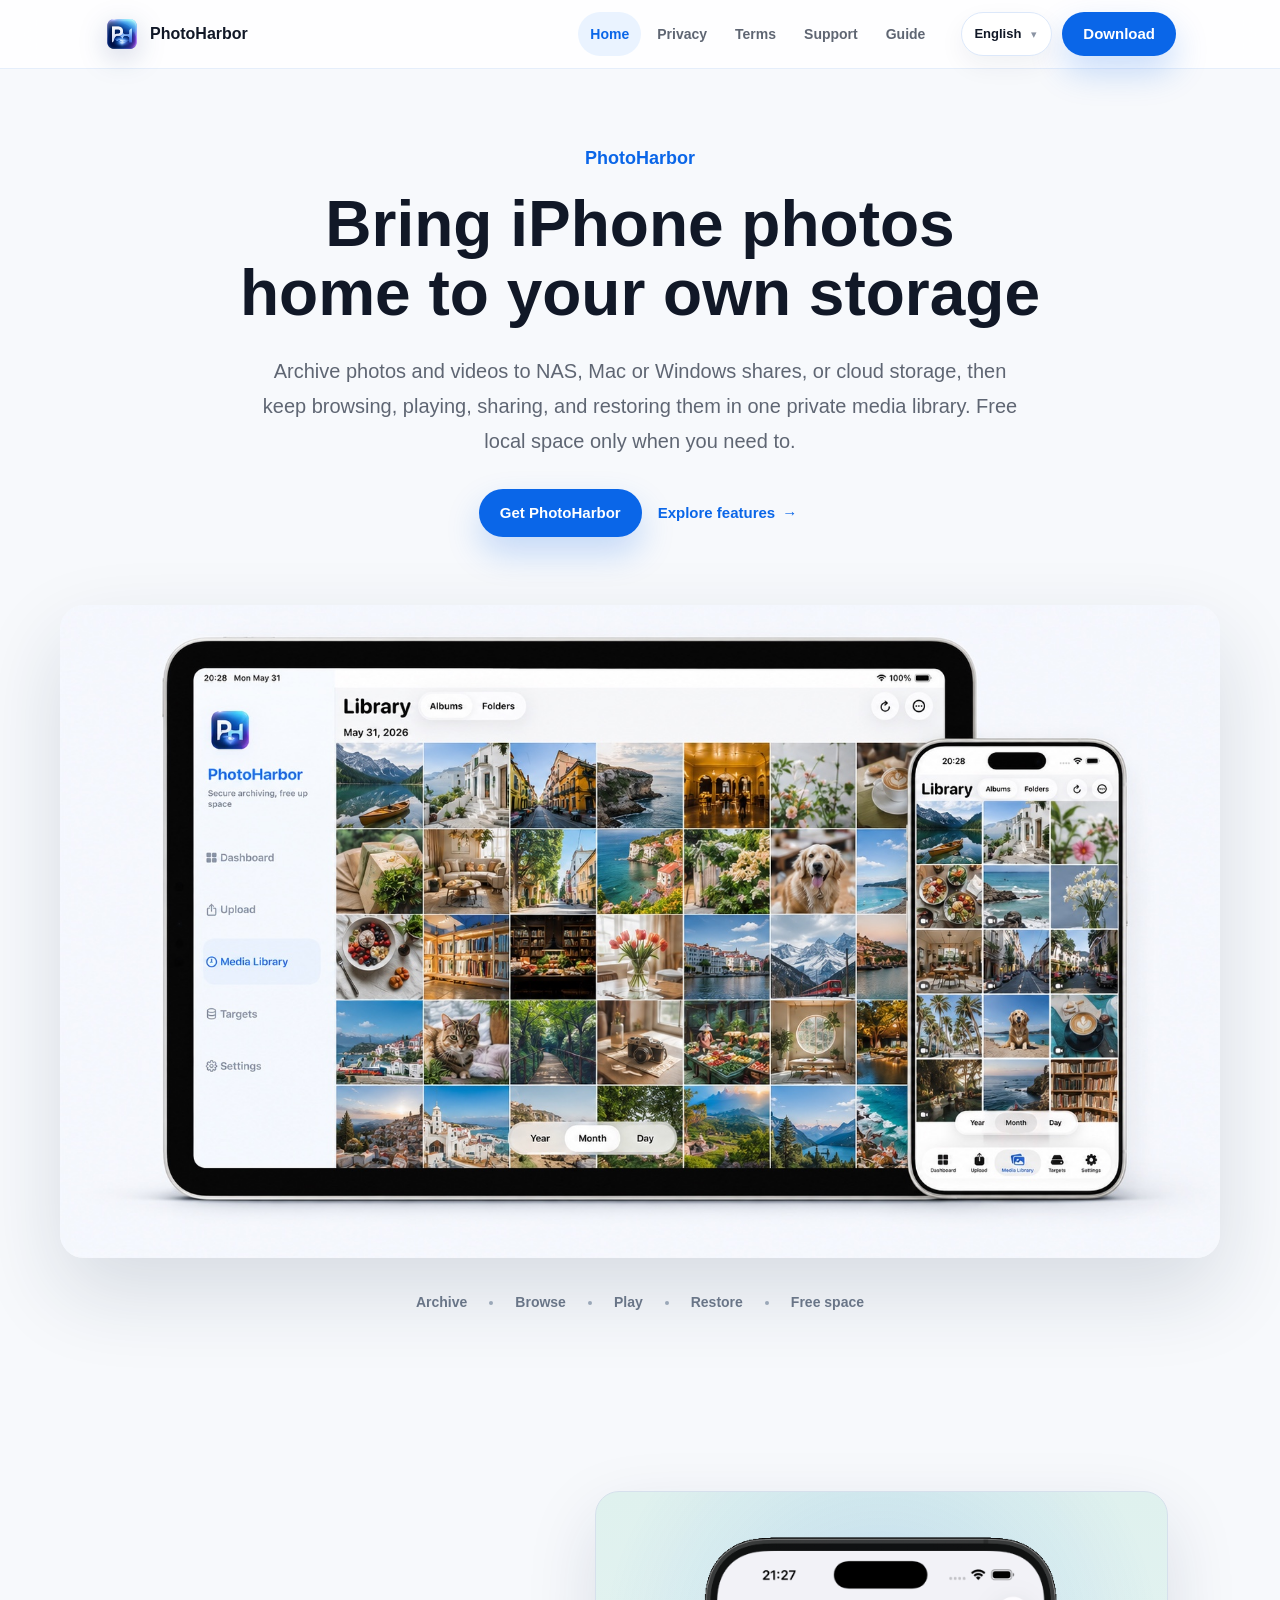
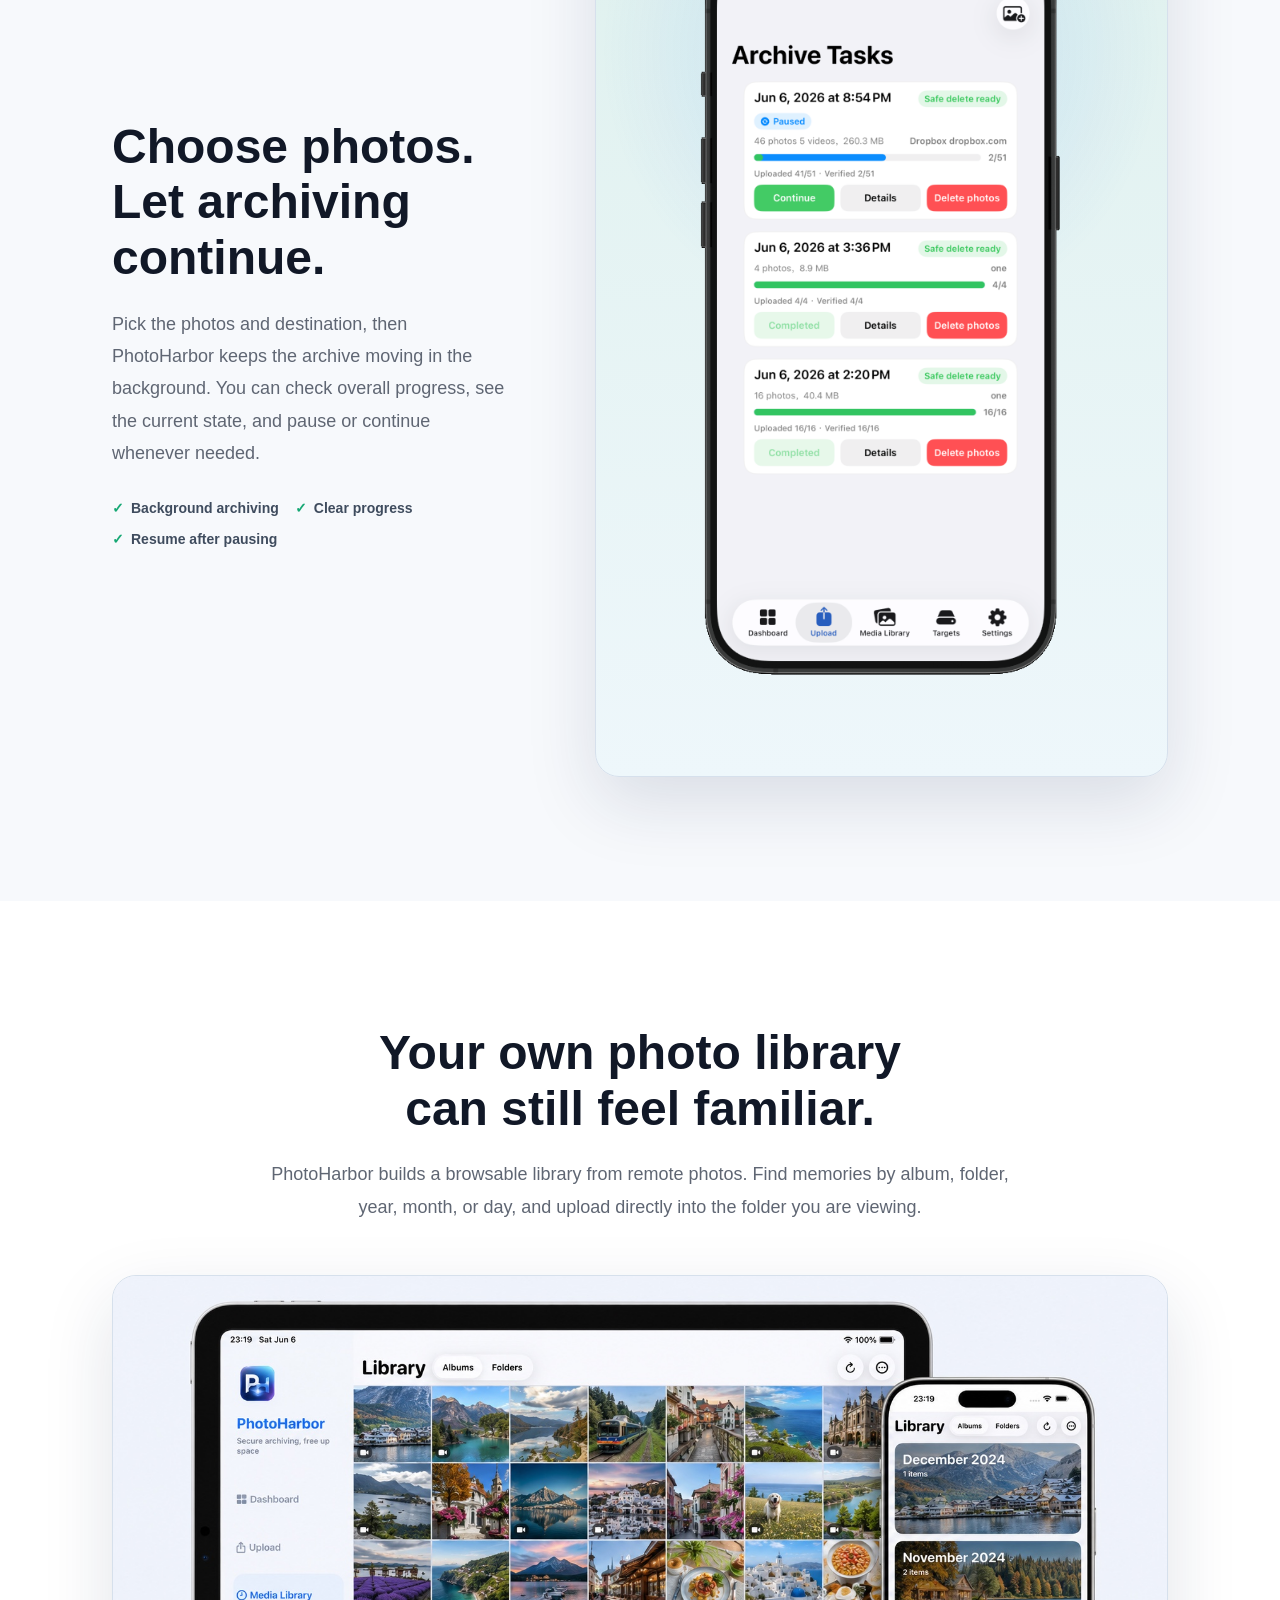
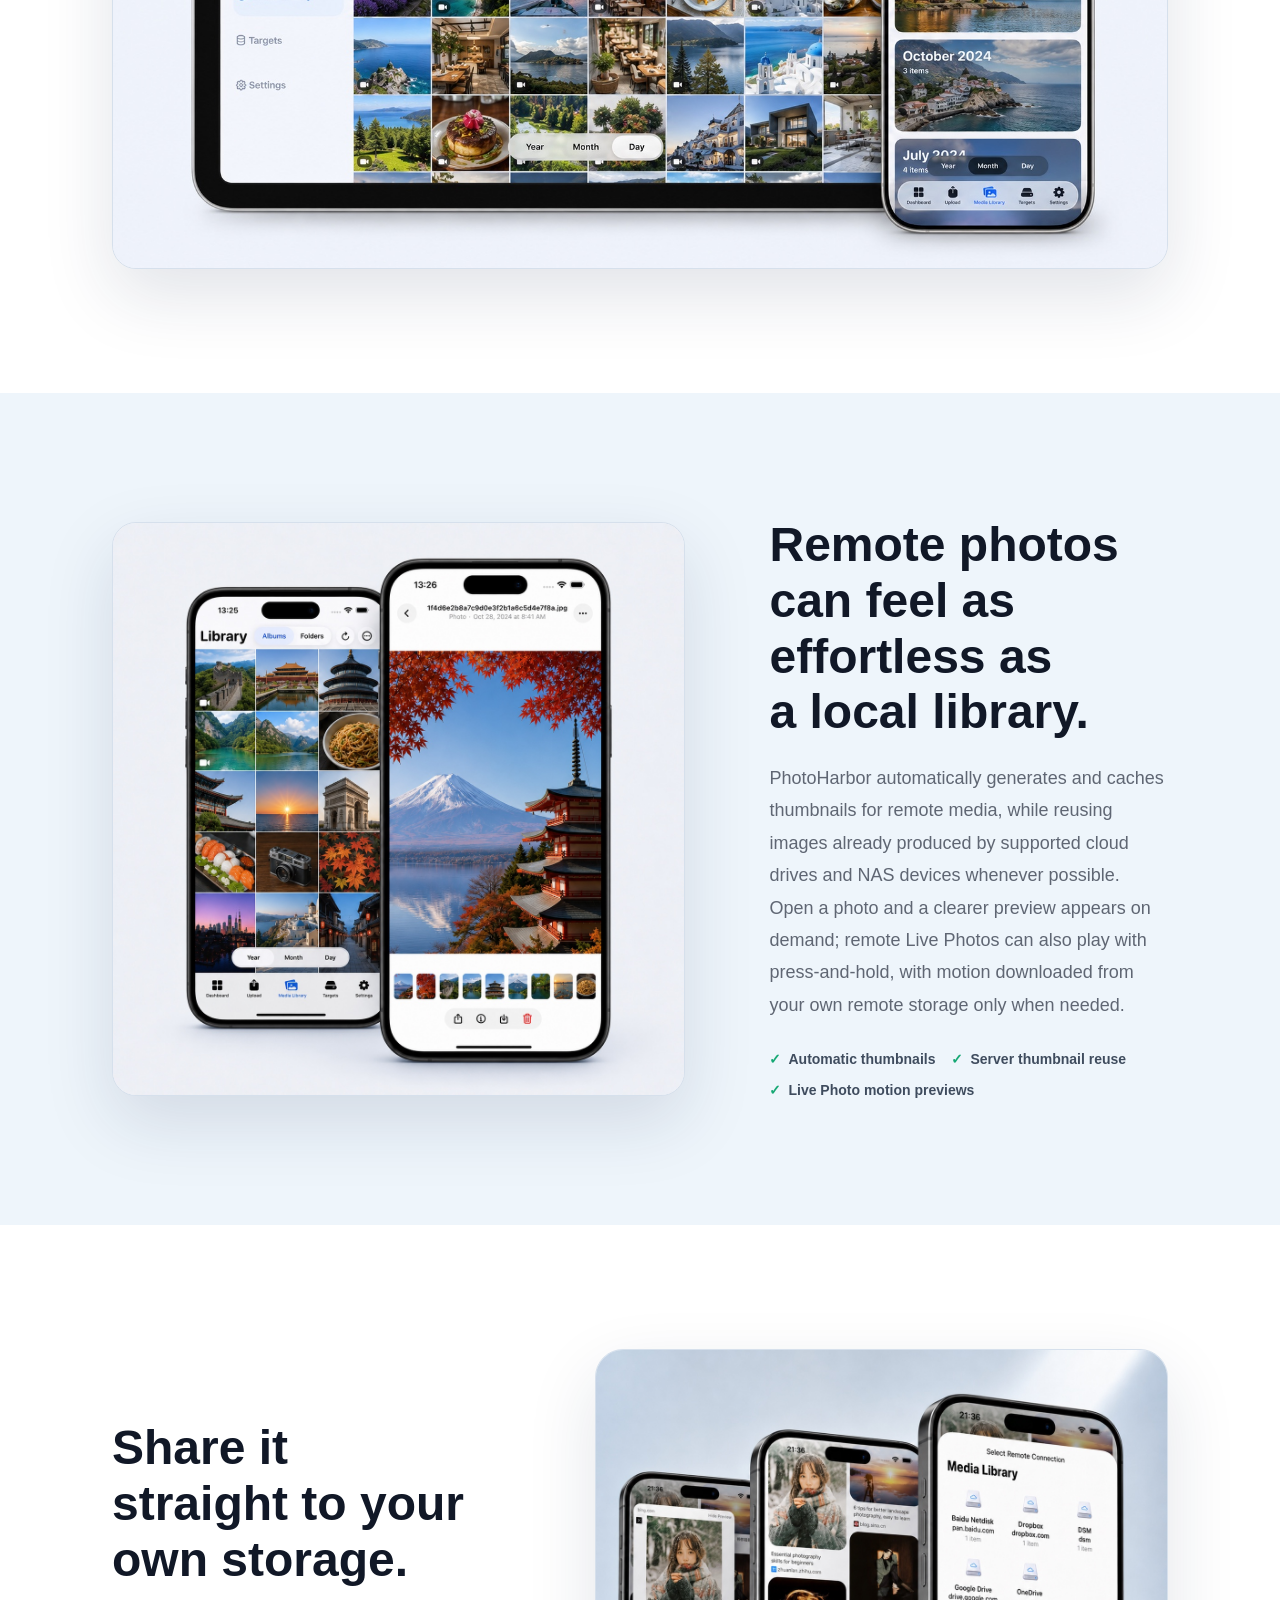
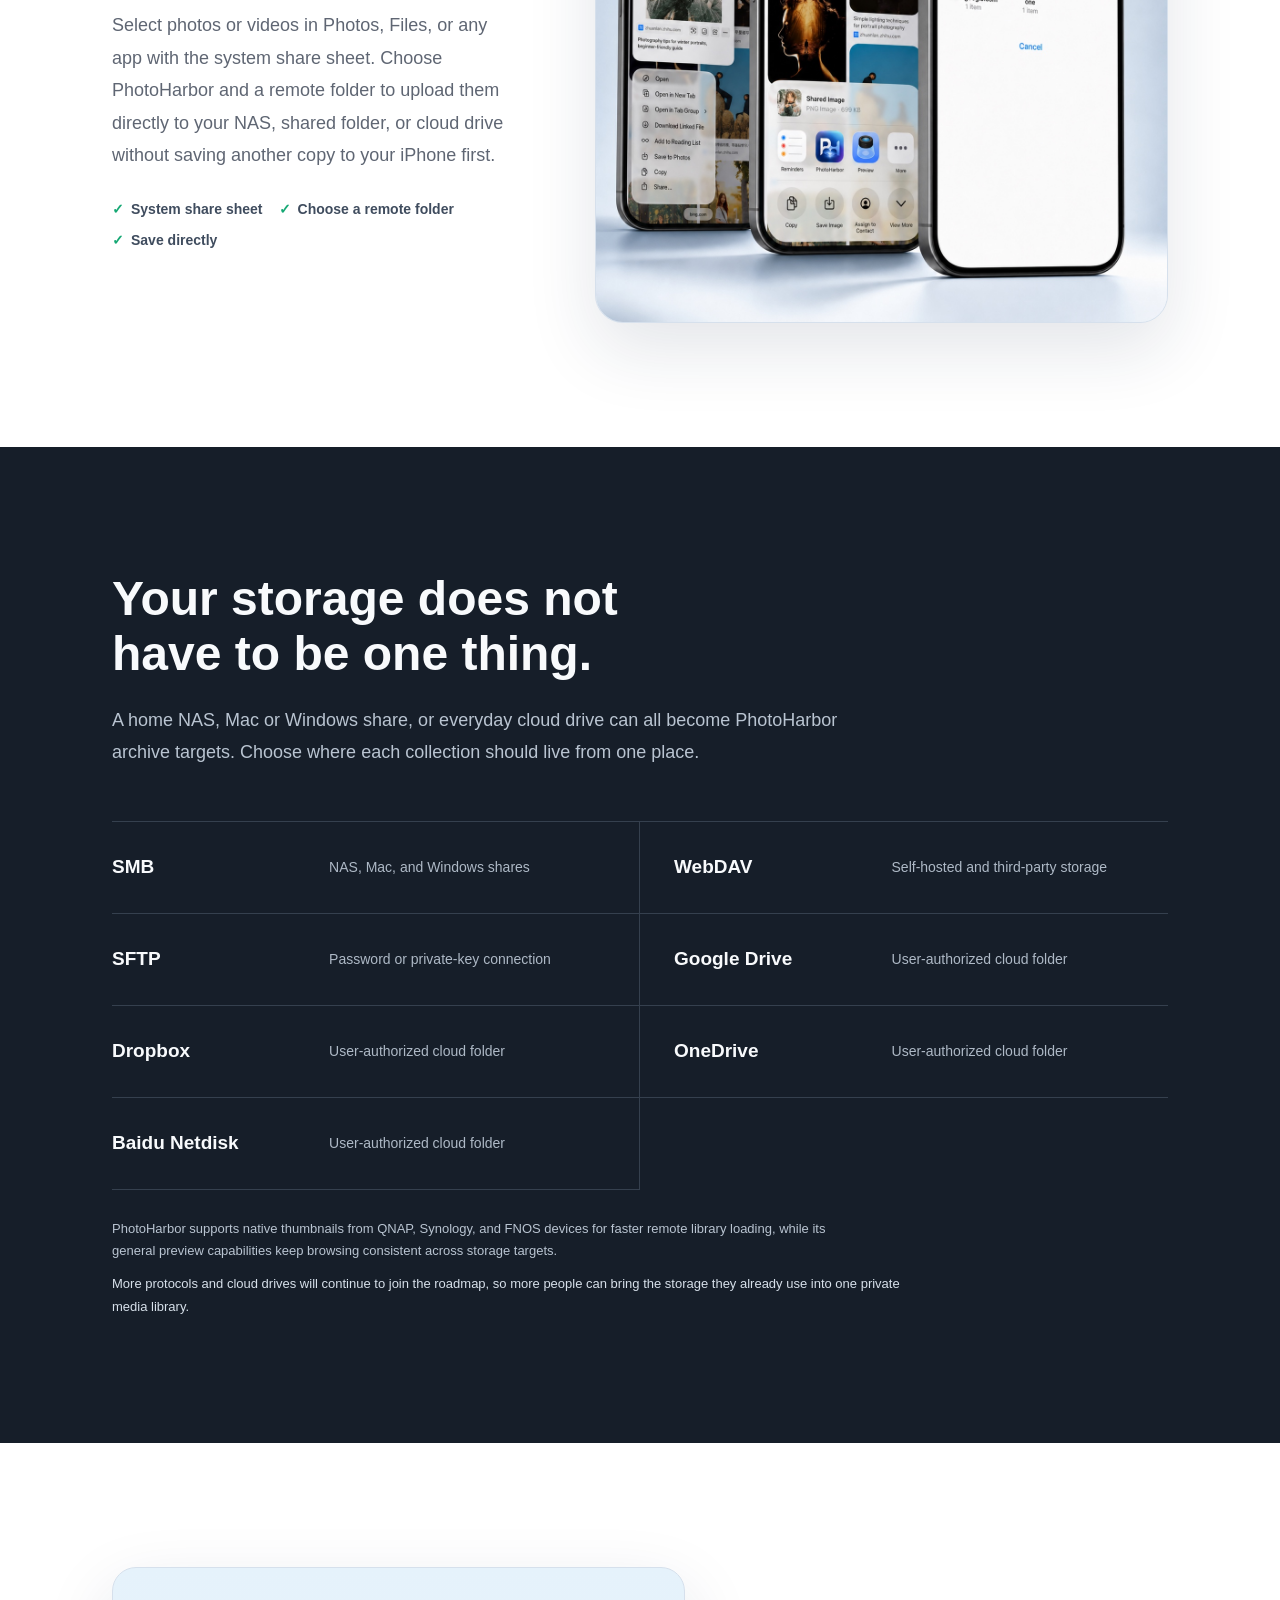
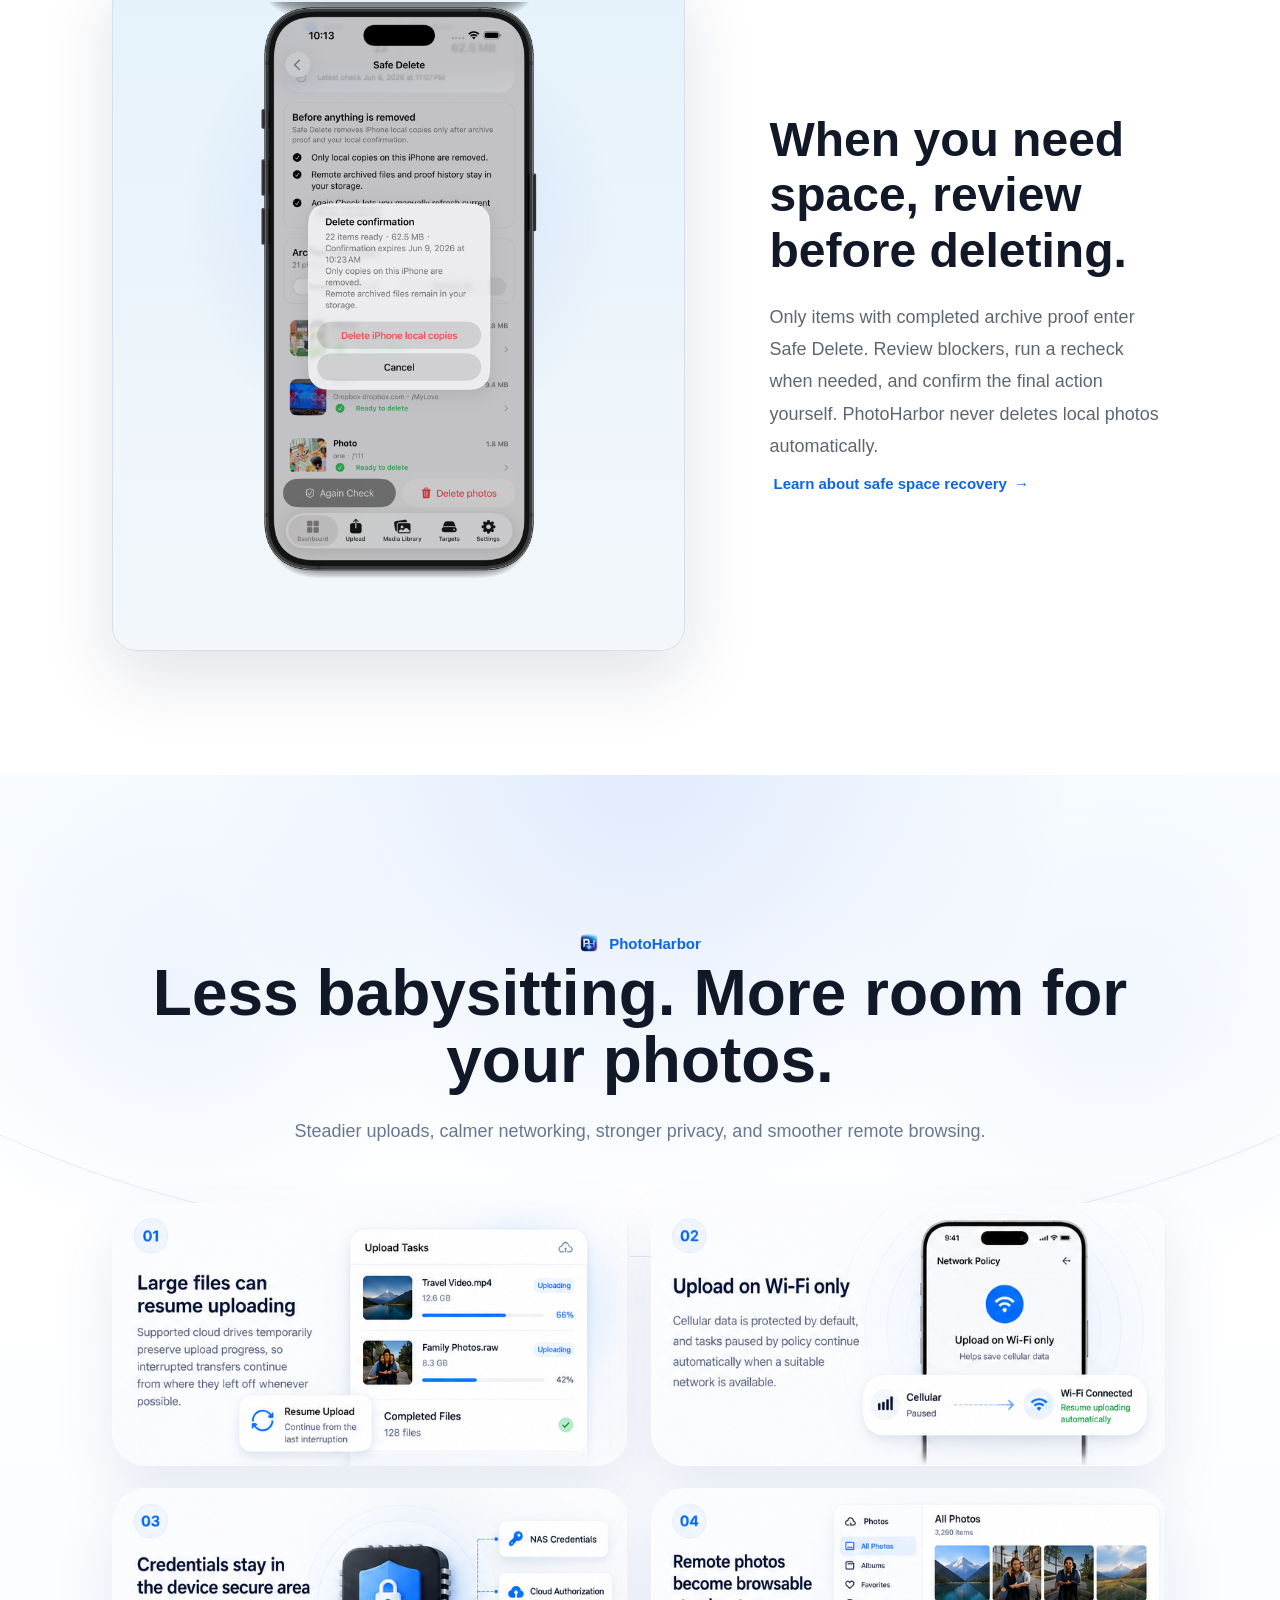
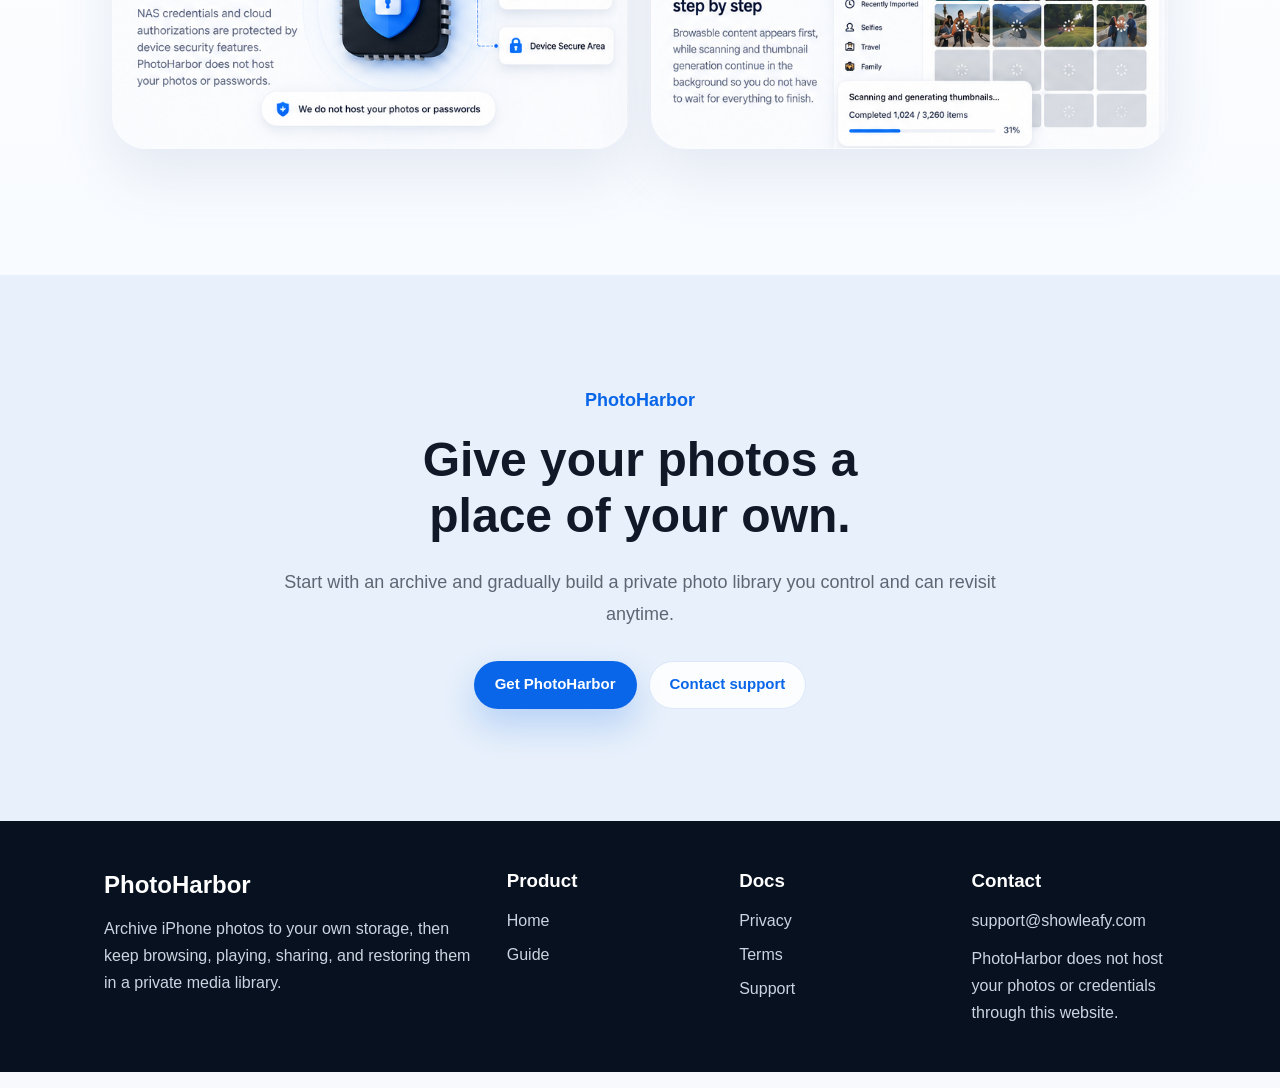
<file: index.html>
<!doctype html>
<html lang="zh-Hans">
  <head>
    <meta charset="utf-8">
    <meta name="viewport" content="width=device-width, initial-scale=1">
    <meta
      name="description"
      content="PhotoHarbor turns storage you control into a private photo library for archiving, browsing, playing, restoring, and safely freeing iPhone space."
      data-i18n-content="meta_home_description"
    >
    <title>PhotoHarbor</title>
    <link rel="icon" href="assets/app-icon.png" type="image/png">
    <link rel="apple-touch-icon" href="assets/app-icon.png">
    <link rel="stylesheet" href="assets/styles.css?v=20260617delegalfix">
  </head>
  <body class="home-page" data-title-key="home_page_title">
    <div class="scroll-progress" aria-hidden="true"></div>
    <header class="site-header">
      <nav class="nav" aria-label="Primary" data-i18n-aria-label="aria_primary_nav">
        <a class="brand" href="index.html">
          <img class="brand-mark" src="assets/app-icon.png" alt="">
          <span>PhotoHarbor</span>
        </a>
        <div class="nav-links">
          <a href="index.html" aria-current="page" data-i18n="nav_home">首页</a>
          <a href="privacy.html" data-i18n="nav_privacy">隐私</a>
          <a href="terms.html" data-i18n="nav_terms">条款</a>
          <a href="support.html" data-i18n="nav_support">支持</a>
          <a href="guide.html" data-i18n="nav_guide">使用说明</a>
        </div>
        <div class="nav-actions">
          <div class="lang-switch">
            <label class="visually-hidden" for="site-language-index" data-i18n="language_picker_label">Website language</label>
            <select
              class="lang-select"
              id="site-language-index"
              aria-label="Website language"
              data-i18n-aria-label="language_picker_label"
            >
              <option value="en" data-i18n="language_option_en">English</option>
              <option value="zh-Hans" data-i18n="language_option_zh_hans">简体中文</option>
              <option value="zh-Hant" data-i18n="language_option_zh_hant">繁體中文</option>
              <option value="ja" data-i18n="language_option_ja">日本語</option>
              <option value="de" data-i18n="language_option_de">Deutsch</option>
            </select>
          </div>
          <a class="btn btn-primary" href="https://apps.apple.com/cn/app/id6779549240" data-i18n="nav_cta">获取 App</a>
        </div>
      </nav>
    </header>

    <main class="main">
      <section class="home-hero">
        <div class="home-hero-copy reveal">
          <p class="product-name">PhotoHarbor</p>
          <h1 data-i18n="home_title">把 iPhone 照片，带回你自己的存储</h1>
          <p class="home-hero-intro" data-i18n="home_intro">把照片和视频归档到 NAS、Mac / Windows 共享文件夹或云盘，在一个私人媒体库里继续浏览、播放、分享和恢复。需要腾空间时，再安心处理本机副本。</p>
          <div class="hero-actions">
            <a class="btn btn-primary" href="https://apps.apple.com/cn/app/id6779549240" data-i18n="home_cta_primary">获取 PhotoHarbor</a>
            <a class="text-link" href="#features" data-i18n="home_cta_secondary">浏览主要功能</a>
          </div>
        </div>

        <div class="product-stage reveal" data-reveal-delay="120">
          <img
            class="hero-product-image"
            src="assets/home-hero-zh.jpg"
            data-lang-src-zh="assets/home-hero-zh.jpg"
            data-lang-src-en="assets/home-hero-en.jpg"
            data-i18n-alt="home_visual_alt"
            alt="PhotoHarbor 在 iPad 和 iPhone 上浏览远端媒体库"
            width="1672"
            height="941"
            fetchpriority="high"
          >
        </div>

        <div class="capability-strip reveal" data-reveal-delay="180" aria-label="Core capabilities" data-i18n-aria-label="aria_core_capabilities">
          <span data-i18n="home_capability_1">归档</span>
          <i aria-hidden="true"></i>
          <span data-i18n="home_capability_2">浏览</span>
          <i aria-hidden="true"></i>
          <span data-i18n="home_capability_3">播放</span>
          <i aria-hidden="true"></i>
          <span data-i18n="home_capability_4">恢复</span>
          <i aria-hidden="true"></i>
          <span data-i18n="home_capability_5">释放空间</span>
        </div>
      </section>

      <div id="features">
        <section class="story-section story-archive">
          <div class="story-inner story-split">
            <div class="story-copy reveal">
              <p class="story-index">01</p>
              <h2 data-i18n="home_archive_title">选好照片，归档交给后台。</h2>
              <p data-i18n="home_archive_text">选好照片和存放位置后，PhotoHarbor 会把归档任务放到后台有序完成。你可以随时查看整体进度、当前状态，并在需要时暂停或继续。</p>
              <div class="feature-notes">
                <span data-i18n="home_archive_note_1">后台归档</span>
                <span data-i18n="home_archive_note_2">进度清楚</span>
                <span data-i18n="home_archive_note_3">暂停后继续</span>
              </div>
            </div>
            <div class="media-frame media-portrait archive-shot-frame reveal" data-reveal-delay="100">
              <img
                class="archive-product-image"
                src="assets/home-archive-zh.png?v=20260606b"
                data-lang-src-zh="assets/home-archive-zh.png?v=20260606b"
                data-lang-src-en="assets/home-archive-en.png?v=20260606b"
                data-i18n-alt="home_archive_visual_alt"
                alt="PhotoHarbor 归档任务列表展示整体进度、状态和暂停继续操作"
                width="462"
                height="999"
                loading="lazy">
            </div>
          </div>
        </section>

        <section class="story-section story-library">
          <div class="story-inner">
            <div class="story-heading center reveal">
              <p class="story-index">02</p>
              <h2 data-i18n="home_library_title">自己的照片库，也可以熟悉又好逛。</h2>
              <p data-i18n="home_library_text">PhotoHarbor 会为远端照片建立可浏览的媒体库。按相册、文件夹、年、月、日找到回忆，也能在当前目录继续上传，不必在文件路径里来回寻找。</p>
            </div>
            <div class="media-frame media-wide library-shot-frame reveal" data-reveal-delay="100">
              <img
                class="library-product-image"
                src="assets/home-library-zh.jpg?v=20260606a"
                data-lang-src-zh="assets/home-library-zh.jpg?v=20260606a"
                data-lang-src-en="assets/home-library-en.jpg?v=20260606a"
                data-i18n-alt="home_library_visual_alt"
                alt="PhotoHarbor 在 iPad 和 iPhone 上展示远端媒体库网格与按月浏览"
                width="1672"
                height="941"
                loading="lazy">
            </div>
          </div>
        </section>

        <section class="story-section story-thumbnails">
          <div class="story-inner story-split story-split-reverse">
            <div class="story-copy reveal">
              <p class="story-index">03</p>
              <h2 data-i18n="home_thumbnail_title">远端照片，也能像本地相册一样顺手。</h2>
              <p data-i18n="home_thumbnail_text">PhotoHarbor 会自动生成并缓存远端媒体缩略图，也会优先获取支持的网盘和 NAS 已生成的小图，减少等待和原件读取。打开单张照片时，再按需呈现更清晰的预览；远端 Live Photo 也可按住动态预览，动态部分只在需要时从你的远端存储下载到本机缓存。</p>
              <div class="feature-notes">
                <span data-i18n="home_thumbnail_note_1">自动生成缩略图</span>
                <span data-i18n="home_thumbnail_note_2">复用服务端小图</span>
                <span data-i18n="home_thumbnail_note_3">Live Photo 动态预览</span>
              </div>
            </div>
            <div class="media-frame media-thumbnails thumbnail-shot-frame reveal" data-reveal-delay="100">
              <img
                class="thumbnail-product-image"
                src="assets/home-thumbnails-zh.jpg?v=20260607a"
                data-lang-src-zh="assets/home-thumbnails-zh.jpg?v=20260607a"
                data-lang-src-en="assets/home-thumbnails-en.jpg?v=20260607a"
                data-i18n-alt="home_thumbnail_visual_alt"
                alt="PhotoHarbor 展示远端媒体缩略图网格与单张高清预览"
                width="1254"
                height="1254"
                loading="lazy">
            </div>
          </div>
        </section>

        <section class="story-section story-share">
          <div class="story-inner story-split">
            <div class="story-copy reveal">
              <p class="story-index">05</p>
              <h2 data-i18n="home_share_title">从分享菜单，直接存进自己的存储。</h2>
              <p data-i18n="home_share_text">在照片、文件或其他支持系统分享的 App 中选中图片和视频，选择 PhotoHarbor，再指定远程连接与文件夹。无需先保存到 iPhone，就能把内容直接上传到自己的 NAS、共享文件夹或云盘。</p>
              <div class="feature-notes">
                <span data-i18n="home_share_note_1">系统分享入口</span>
                <span data-i18n="home_share_note_2">选择远端文件夹</span>
                <span data-i18n="home_share_note_3">直接完成保存</span>
              </div>
            </div>
            <div class="share-composition share-shot-frame reveal" data-reveal-delay="100" data-i18n-aria-label="home_share_visual_alt" aria-label="通过系统分享菜单将图片和视频保存到 PhotoHarbor 远端文件夹">
              <img
                class="share-product-image"
                src="assets/home-share-zh.jpg?v=20260608a"
                data-lang-src-zh="assets/home-share-zh.jpg?v=20260608a"
                data-lang-src-en="assets/home-share-en.jpg?v=20260608a"
                data-i18n-alt="home_share_visual_alt"
                alt="通过系统分享菜单将图片和视频保存到 PhotoHarbor 远端文件夹"
                width="1254"
                height="1254"
                loading="lazy">
            </div>
          </div>
        </section>

        <section class="story-section story-storage">
          <div class="story-inner">
            <div class="story-heading reveal">
              <p class="story-index">06</p>
              <h2 data-i18n="home_storage_title">你的存储，不必只有一种。</h2>
              <p data-i18n="home_storage_text">家里的 NAS、Mac / Windows 共享文件夹，或常用云盘，都可以成为 PhotoHarbor 的归档目标。你只需要在一个入口里选择照片要去哪里。</p>
            </div>
            <div class="storage-list reveal" data-reveal-delay="100" aria-label="Supported storage targets" data-i18n-aria-label="aria_supported_storage_targets">
              <div><strong>SMB</strong><span data-i18n="home_storage_nas">NAS 与 Mac / Windows 共享文件夹</span></div>
              <div><strong>WebDAV</strong><span data-i18n="home_storage_webdav">自建与第三方存储</span></div>
              <div><strong>SFTP</strong><span data-i18n="home_storage_sftp">密码或私钥连接</span></div>
              <div><strong>Google Drive</strong><span data-i18n="home_storage_cloud">用户授权的云端目录</span></div>
              <div><strong>Dropbox</strong><span data-i18n="home_storage_cloud">用户授权的云端目录</span></div>
              <div><strong>OneDrive</strong><span data-i18n="home_storage_cloud">用户授权的云端目录</span></div>
              <div><strong data-i18n="home_storage_baidu">百度网盘</strong><span data-i18n="home_storage_cloud">用户授权的云端目录</span></div>
            </div>
            <p class="storage-footnote reveal" data-i18n="home_storage_note">PhotoHarbor 支持直接读取 QNAP、群晖和飞牛 NAS 的原生缩略图，加快远端媒体库加载；同时通过通用预览能力，为不同存储目标提供连贯一致的浏览体验。</p>
            <p class="storage-footnote storage-roadmap reveal" data-i18n="home_storage_roadmap">我们也会持续扩展更多协议和网盘支持，让更多用户可以把已有存储接入同一个私人媒体库。</p>
          </div>
        </section>

        <section class="story-section story-delete">
          <div class="story-inner story-split story-split-reverse">
            <div class="story-copy reveal">
              <p class="story-index">07</p>
              <h2 data-i18n="home_delete_title">需要腾空间时，再确认删除。</h2>
              <p data-i18n="home_delete_text">完成归档证明的项目才会进入 Safe Delete。你可以查看阻断原因、按需再次校验，并在最后一步亲自确认。PhotoHarbor 不会自动删除本机照片。</p>
              <a class="text-link" href="guide.html" data-i18n="home_delete_link">了解安全释放空间</a>
            </div>
            <div class="media-frame media-compact delete-shot-frame reveal" data-reveal-delay="100">
              <img
                class="delete-product-image"
                src="assets/home-delete-zh.png?v=20260609b"
                data-lang-src-zh="assets/home-delete-zh.png?v=20260609b"
                data-lang-src-en="assets/home-delete-en.png?v=20260609a"
                data-i18n-alt="home_delete_visual_alt"
                alt="PhotoHarbor 安全删除确认界面截图"
              >
            </div>
          </div>
        </section>
      </div>

      <section class="detail-section">
        <div class="detail-inner">
          <div class="story-heading center reveal detail-heading">
            <p class="detail-brand">
              <img src="assets/app-icon.png" alt="" aria-hidden="true">
              <span>PhotoHarbor</span>
            </p>
            <h2 data-i18n="home_details_title">少操心一点，照片更从容一点。</h2>
            <p data-i18n="home_details_intro">上传更稳、网络更省心、隐私更安全、远端浏览更顺畅。</p>
          </div>
          <div class="detail-grid">
            <article class="detail-card-image reveal">
              <img
                class="detail-card-image-asset"
                src="assets/home-detail-card-01.png?v=20260610a"
                data-lang-src-zh="assets/home-detail-card-01.png?v=20260610a"
                data-lang-src-en="assets/home-detail-card-01-en.png?v=20260610a"
                alt=""
                loading="lazy"
              >
            </article>
            <article class="detail-card-image reveal" data-reveal-delay="60">
              <img
                class="detail-card-image-asset"
                src="assets/home-detail-card-02.png?v=20260610a"
                data-lang-src-zh="assets/home-detail-card-02.png?v=20260610a"
                data-lang-src-en="assets/home-detail-card-02-en.png?v=20260610a"
                alt=""
                loading="lazy"
              >
            </article>
            <article class="detail-card-image reveal" data-reveal-delay="120">
              <img
                class="detail-card-image-asset"
                src="assets/home-detail-card-03.png?v=20260610a"
                data-lang-src-zh="assets/home-detail-card-03.png?v=20260610a"
                data-lang-src-en="assets/home-detail-card-03-en.png?v=20260610a"
                alt=""
                loading="lazy"
              >
            </article>
            <article class="detail-card-image reveal" data-reveal-delay="180">
              <img
                class="detail-card-image-asset"
                src="assets/home-detail-card-04.png?v=20260610a"
                data-lang-src-zh="assets/home-detail-card-04.png?v=20260610a"
                data-lang-src-en="assets/home-detail-card-04-en.png?v=20260610a"
                alt=""
                loading="lazy"
              >
            </article>
          </div>
        </div>
      </section>

      <section class="home-cta" id="download">
        <div class="home-cta-inner reveal">
          <p class="product-name">PhotoHarbor</p>
          <h2 data-i18n="home_final_title">让照片住进你自己的地方。</h2>
          <p data-i18n="home_final_text">从归档开始，慢慢建立一个由你掌控、随时可看的私人照片库。</p>
          <div class="hero-actions">
            <a class="btn btn-primary" href="https://apps.apple.com/cn/app/id6779549240" data-i18n="home_final_cta">获取 PhotoHarbor</a>
            <a class="btn btn-secondary" href="support.html" data-i18n="home_final_support">联系支持</a>
          </div>
        </div>
      </section>
    </main>

    <footer class="site-footer">
      <div class="footer-inner">
        <div>
          <h2>PhotoHarbor</h2>
          <p data-i18n="footer_intro">把 iPhone 照片归档到自己的存储，并在一个私人媒体库里继续浏览、播放、分享和恢复。</p>
        </div>
        <div>
          <h3 data-i18n="footer_product">产品</h3>
          <div class="footer-links">
            <a href="index.html" data-i18n="nav_home">首页</a>
            <a href="guide.html" data-i18n="nav_guide">使用说明</a>
          </div>
        </div>
        <div>
          <h3 data-i18n="footer_docs">文档</h3>
          <div class="footer-links">
            <a href="privacy.html" data-i18n="nav_privacy">隐私</a>
            <a href="terms.html" data-i18n="nav_terms">条款</a>
            <a href="support.html" data-i18n="nav_support">支持</a>
          </div>
        </div>
        <div>
          <h3 data-i18n="footer_contact">联系</h3>
          <div class="footer-links">
            <a href="mailto:support@showleafy.com">support@showleafy.com</a>
          </div>
          <p data-i18n="footer_privacy_note">PhotoHarbor 不通过官网托管你的照片或凭据。</p>
        </div>
      </div>
    </footer>

    <script src="assets/app.js?v=20260617delegalfix"></script>
  </body>
</html>
</file>
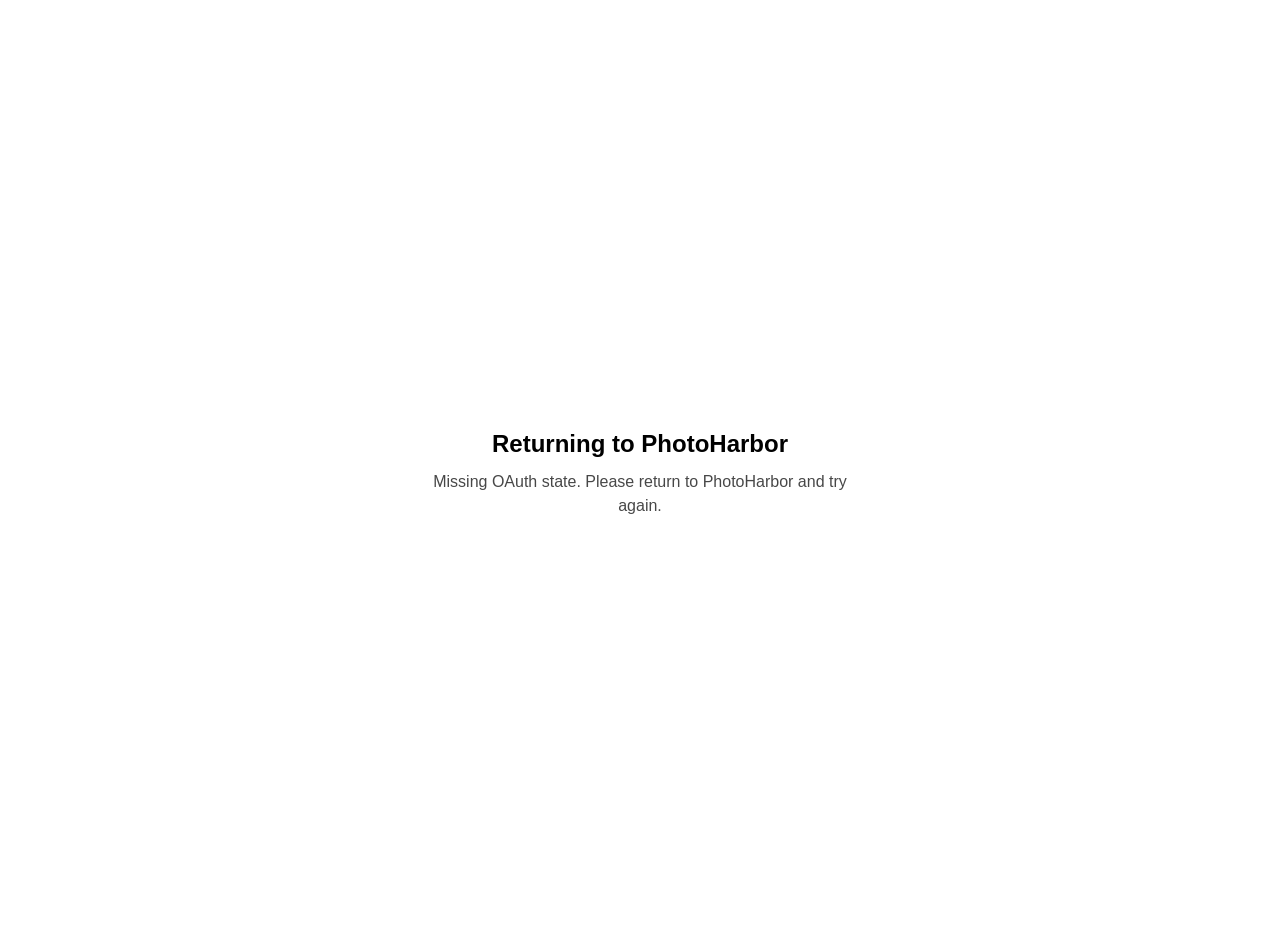
<file: google-drive-picker-callback.html>
<!doctype html>
<html lang="en">
<head>
  <meta charset="utf-8">
  <meta name="viewport" content="width=device-width, initial-scale=1">
  <title>Returning to PhotoHarbor</title>
  <style>
    :root {
      color-scheme: light dark;
      font-family: -apple-system, BlinkMacSystemFont, "Segoe UI", sans-serif;
      background: Canvas;
      color: CanvasText;
    }
    body {
      min-height: 100vh;
      margin: 0;
      display: grid;
      place-items: center;
      padding: 24px;
    }
    main {
      max-width: 420px;
      text-align: center;
    }
    h1 {
      margin: 0 0 12px;
      font-size: 24px;
    }
    p {
      margin: 0;
      color: color-mix(in srgb, CanvasText 72%, transparent);
      line-height: 1.5;
    }
  </style>
</head>
<body>
  <main>
    <h1>Returning to PhotoHarbor</h1>
    <p id="status">Completing Google Drive folder selection...</p>
  </main>
  <script>
    function base64UrlDecode(value) {
      const base64 = value.replace(/-/g, "+").replace(/_/g, "/");
      const padding = "=".repeat((4 - (base64.length % 4)) % 4);
      return atob(base64 + padding);
    }

    function fail(message) {
      document.getElementById("status").textContent = message;
    }

    function queryFromLocation() {
      if (window.location.search.length > 1) {
        return new URLSearchParams(window.location.search);
      }
      if (window.location.hash.length > 1) {
        return new URLSearchParams(window.location.hash.slice(1));
      }
      return new URLSearchParams();
    }

    function appendQuery(uri, query) {
      const separator = uri.includes("?") ? "&" : "?";
      return uri + separator + query.toString();
    }

    (function redirectToApp() {
      const params = queryFromLocation();
      const state = params.get("state");
      if (!state) {
        fail("Missing OAuth state. Please return to PhotoHarbor and try again.");
        return;
      }

      let payload;
      try {
        payload = JSON.parse(base64UrlDecode(state));
      } catch (error) {
        fail("The OAuth state could not be read. Please return to PhotoHarbor and try again.");
        return;
      }

      const returnURI = String(payload.return_uri || "");
      if (!returnURI || /^https?:/i.test(returnURI)) {
        fail("The PhotoHarbor return link is invalid. Please return to the app and try again.");
        return;
      }
      if (!/^(com\.googleusercontent\.apps\.|com\.chenhuanjie\.PhotoNAS:|photoharbor:)/i.test(returnURI)) {
        fail("The PhotoHarbor return link is not recognized. Please return to the app and try again.");
        return;
      }

      window.location.replace(appendQuery(returnURI, params));
    })();
  </script>
</body>
</html>
</file>
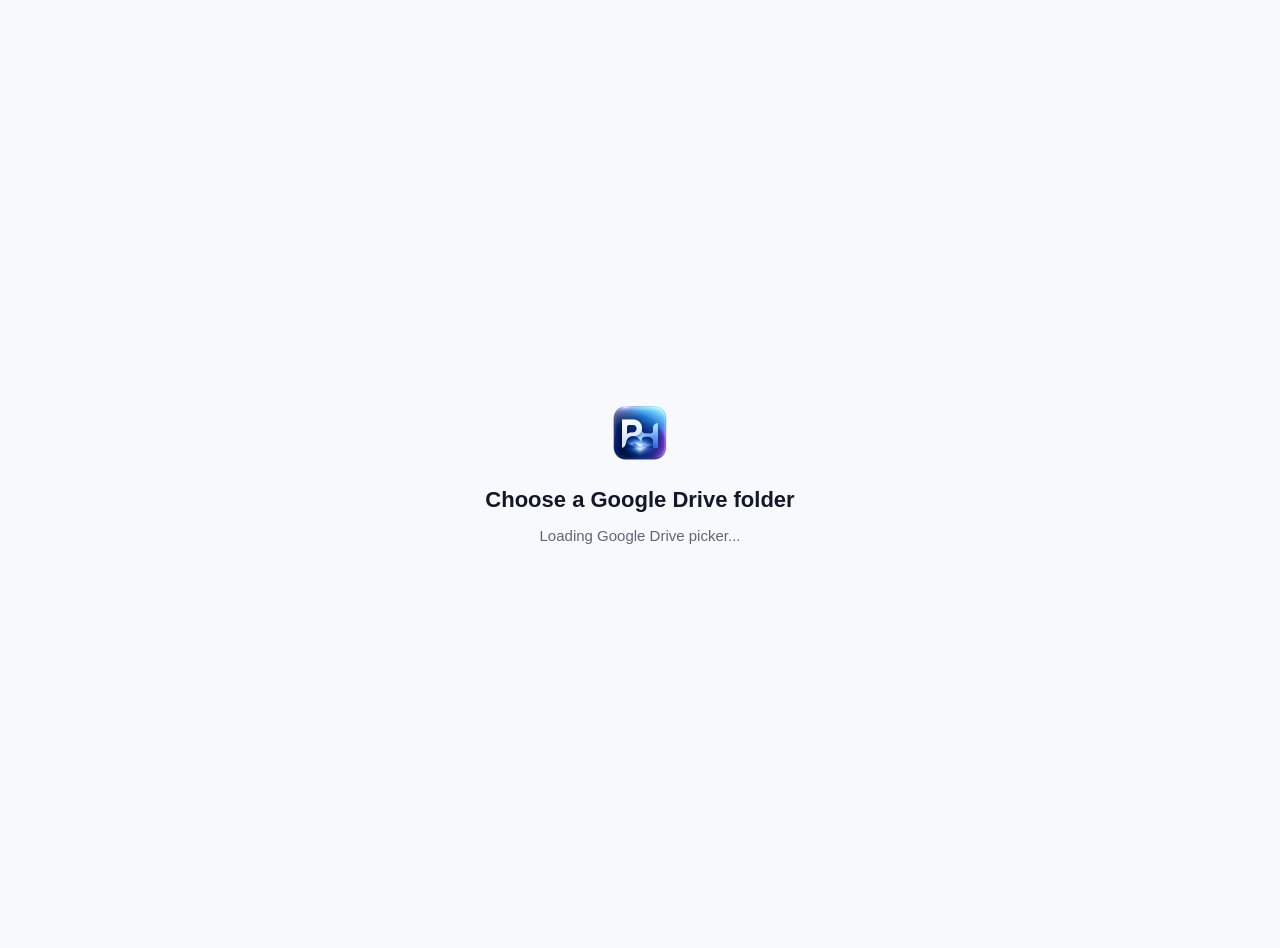
<file: google-drive-picker.html>
<!doctype html>
<html lang="en">
<head>
  <meta charset="utf-8">
  <meta name="viewport" content="width=device-width, initial-scale=1">
  <meta name="robots" content="noindex, nofollow">
  <title>PhotoHarbor Google Drive Picker</title>
  <style>
    :root {
      color-scheme: light dark;
      font-family: -apple-system, BlinkMacSystemFont, "Segoe UI", sans-serif;
      background: #f7f9fc;
      color: #111827;
    }

    body {
      min-height: 100vh;
      margin: 0;
      display: grid;
      place-items: center;
      padding: 24px;
    }

    main {
      width: min(420px, 100%);
      text-align: center;
    }

    img {
      width: 64px;
      height: 64px;
      border-radius: 14px;
      margin-bottom: 18px;
    }

    h1 {
      margin: 0 0 10px;
      font-size: 22px;
      line-height: 1.2;
    }

    p {
      margin: 0;
      color: #5f6673;
      font-size: 15px;
      line-height: 1.55;
    }

    button {
      margin-top: 22px;
      border: 0;
      border-radius: 999px;
      padding: 12px 18px;
      background: #0a66e8;
      color: white;
      font: inherit;
      font-weight: 700;
    }

    @media (prefers-color-scheme: dark) {
      :root {
        background: #07111f;
        color: #f8fafc;
      }

      p {
        color: #cbd5e1;
      }
    }
  </style>
</head>
<body>
  <main>
    <img src="assets/app-icon.png" alt="">
    <h1>Choose a Google Drive folder</h1>
    <p id="status">Loading Google Drive picker...</p>
    <button id="retry" type="button" hidden>Try again</button>
  </main>

  <script>
    const statusElement = document.getElementById("status");
    const retryButton = document.getElementById("retry");
    const params = new URLSearchParams(window.location.hash.slice(1));
    const pickerConfig = {
      apiKey: params.get("api_key") || "",
      appId: params.get("app_id") || "",
      accessToken: params.get("access_token") || "",
      callbackScheme: params.get("callback_scheme") || "",
      state: params.get("state") || ""
    };

    if (window.history && window.history.replaceState) {
      window.history.replaceState(null, "", window.location.pathname);
    }

    function setStatus(message, canRetry) {
      statusElement.textContent = message;
      retryButton.hidden = !canRetry;
    }

    function callbackURL(query) {
      const target = new URL(`${pickerConfig.callbackScheme}:/google-drive-picker`);
      for (const [key, value] of Object.entries(query)) {
        if (value !== undefined && value !== null && value !== "") {
          target.searchParams.set(key, value);
        }
      }
      target.searchParams.set("state", pickerConfig.state);
      return target.toString();
    }

    function finish(query) {
      window.location.href = callbackURL(query);
    }

    function fail(message) {
      setStatus(message, true);
    }

    function validateConfig() {
      return pickerConfig.apiKey &&
        pickerConfig.appId &&
        pickerConfig.accessToken &&
        pickerConfig.callbackScheme &&
        pickerConfig.state;
    }

    function onPickerCallback(data) {
      const action = data[google.picker.Response.ACTION];
      if (action === google.picker.Action.PICKED) {
        const docs = data[google.picker.Response.DOCUMENTS] || [];
        const doc = docs[0] || {};
        const id = doc[google.picker.Document.ID] || doc.id || "";
        const name = doc[google.picker.Document.NAME] || doc.name || doc.title || "";
        if (id) {
          finish({ folder_id: id, folder_name: name });
        } else {
          fail("Google Drive did not return a folder id. Please try again.");
        }
      } else if (action === google.picker.Action.CANCEL) {
        finish({ error: "access_denied" });
      }
    }

    function createPicker() {
      if (!validateConfig()) {
        fail("The picker link is missing required app configuration.");
        return;
      }

      const folderView = new google.picker.DocsView(google.picker.ViewId.FOLDERS)
        .setIncludeFolders(true)
        .setSelectFolderEnabled(true)
        .setMimeTypes("application/vnd.google-apps.folder");

      const picker = new google.picker.PickerBuilder()
        .setAppId(pickerConfig.appId)
        .setDeveloperKey(pickerConfig.apiKey)
        .setOAuthToken(pickerConfig.accessToken)
        .addView(folderView)
        .setCallback(onPickerCallback)
        .setOrigin(window.location.origin)
        .build();

      picker.setVisible(true);
      setStatus("Select a folder in the Google Drive window.", false);
    }

    function loadPicker() {
      if (!validateConfig()) {
        fail("The picker link is missing required app configuration.");
        return;
      }
      if (!window.gapi) {
        fail("Google Picker could not load. Check your network connection and try again.");
        return;
      }
      gapi.load("picker", { callback: createPicker });
    }

    retryButton.addEventListener("click", loadPicker);
    window.onGoogleApiLoad = loadPicker;
  </script>
  <script src="https://apis.google.com/js/api.js?onload=onGoogleApiLoad" async defer></script>
</body>
</html>
</file>
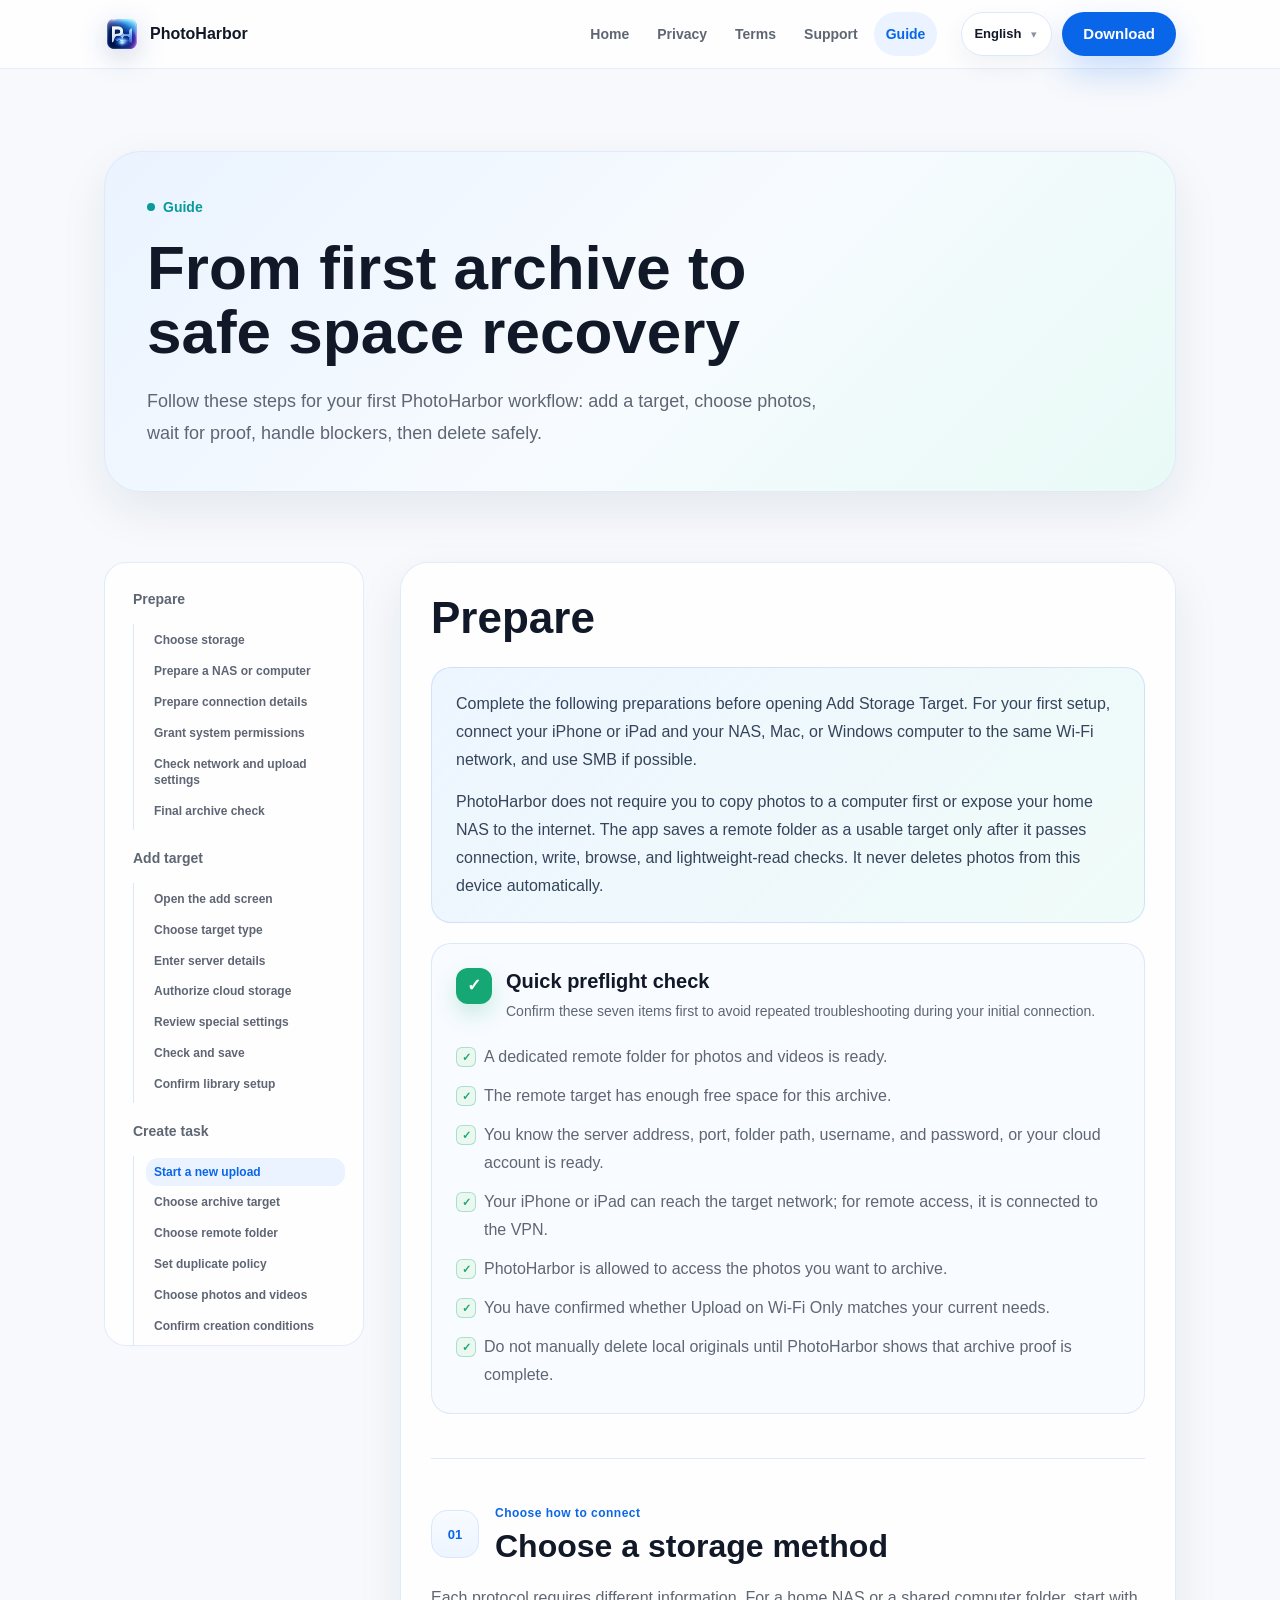
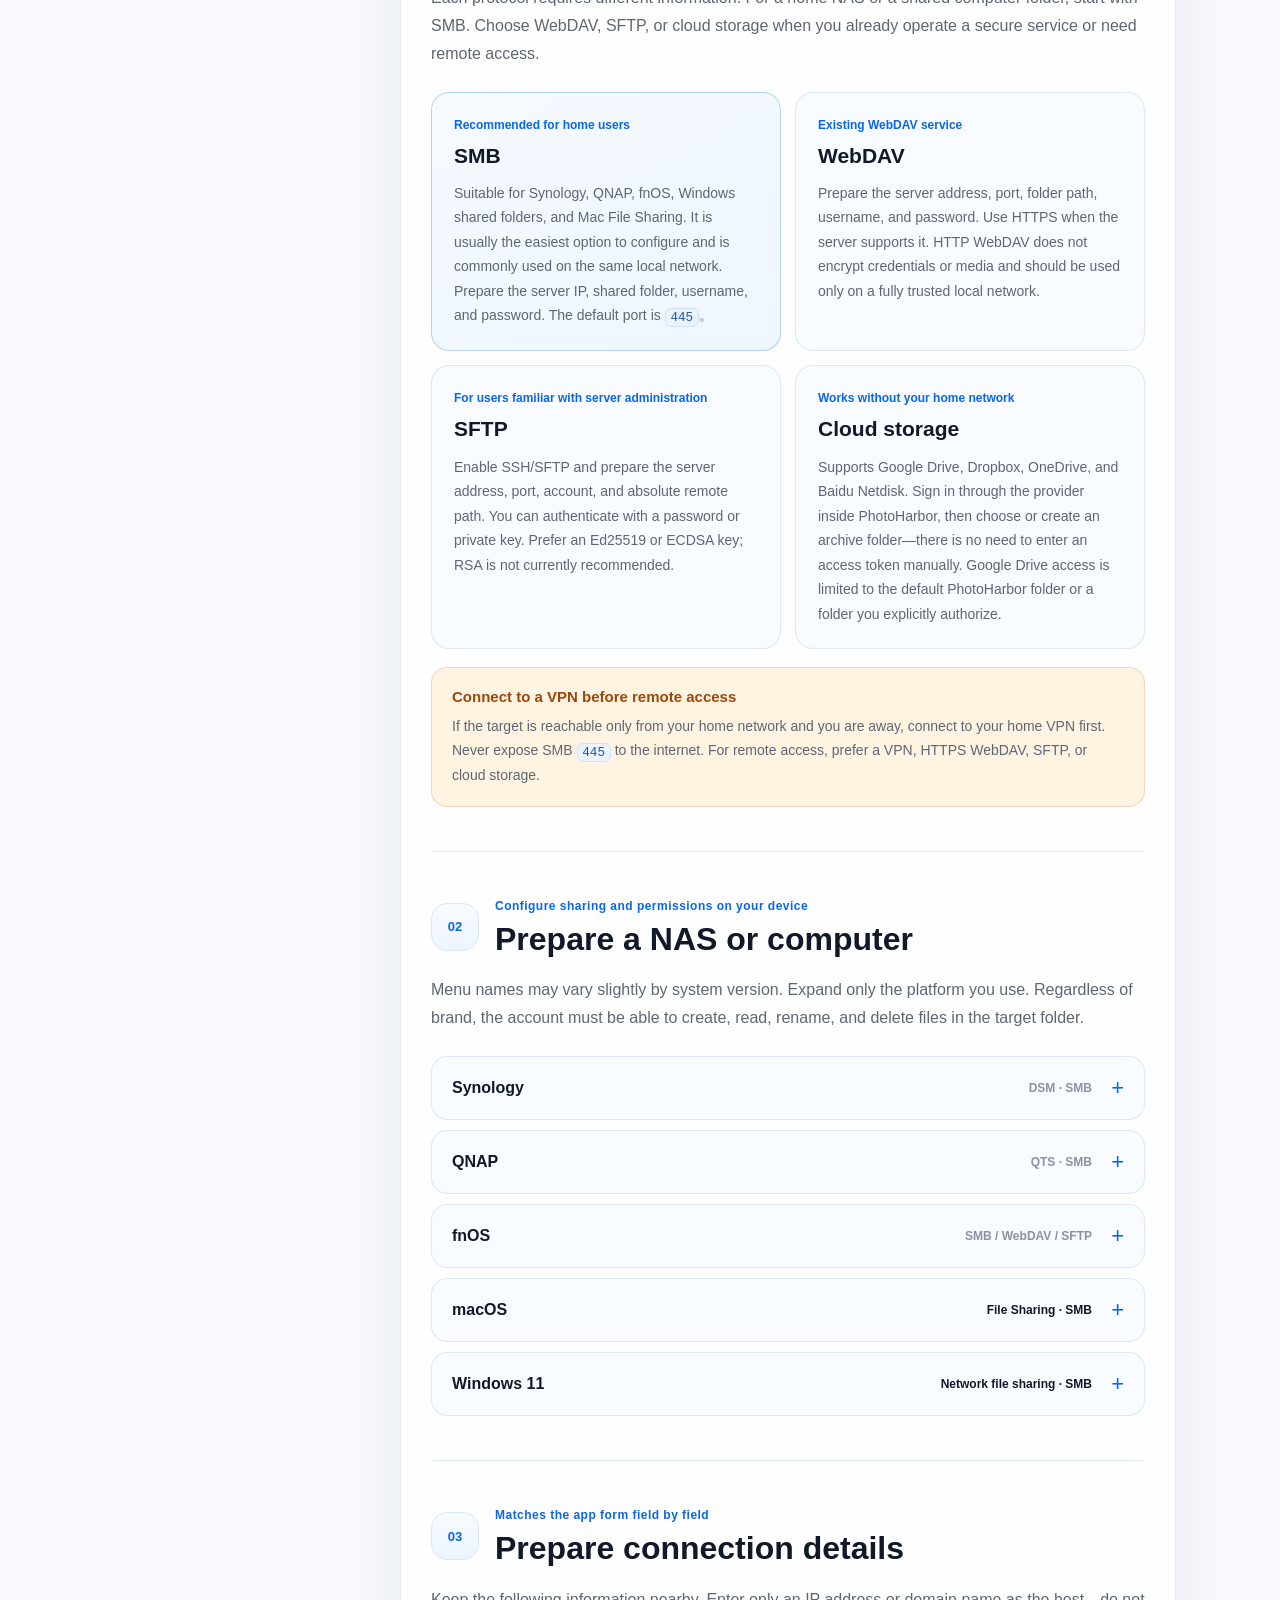
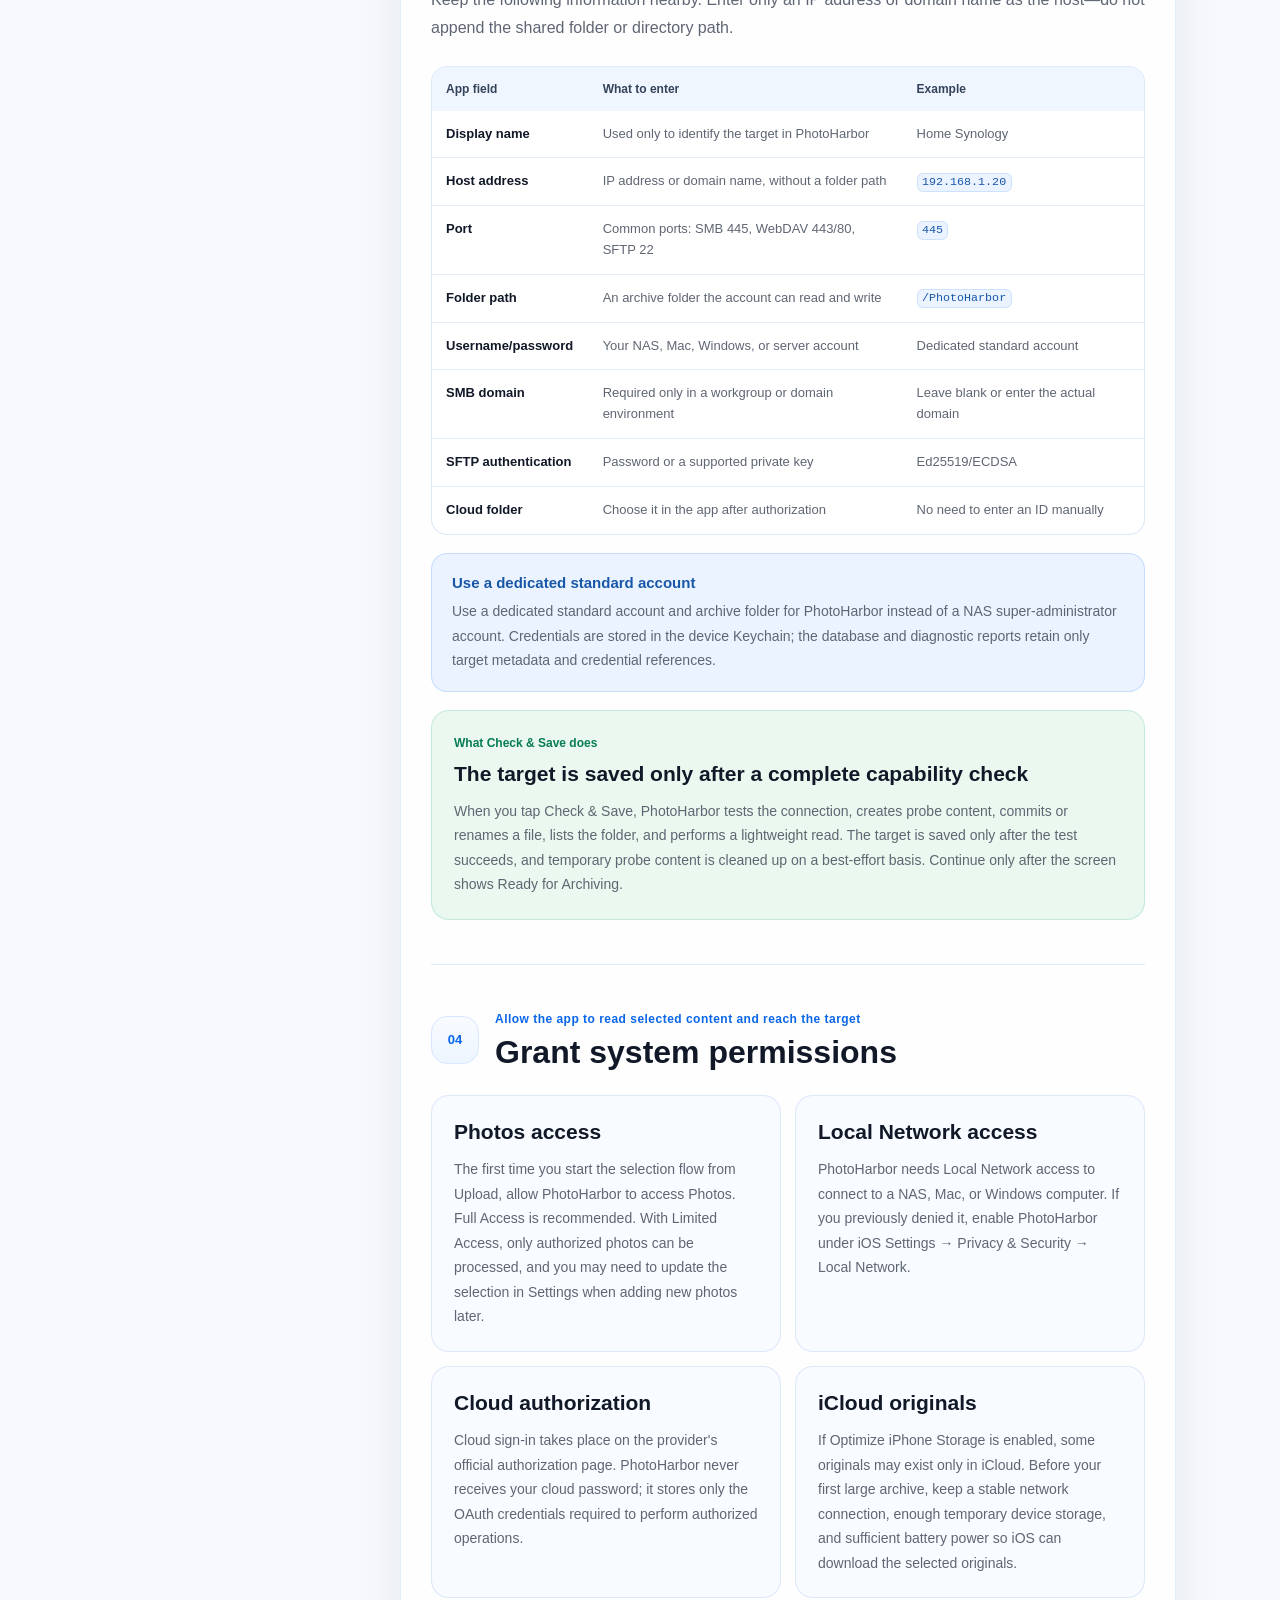
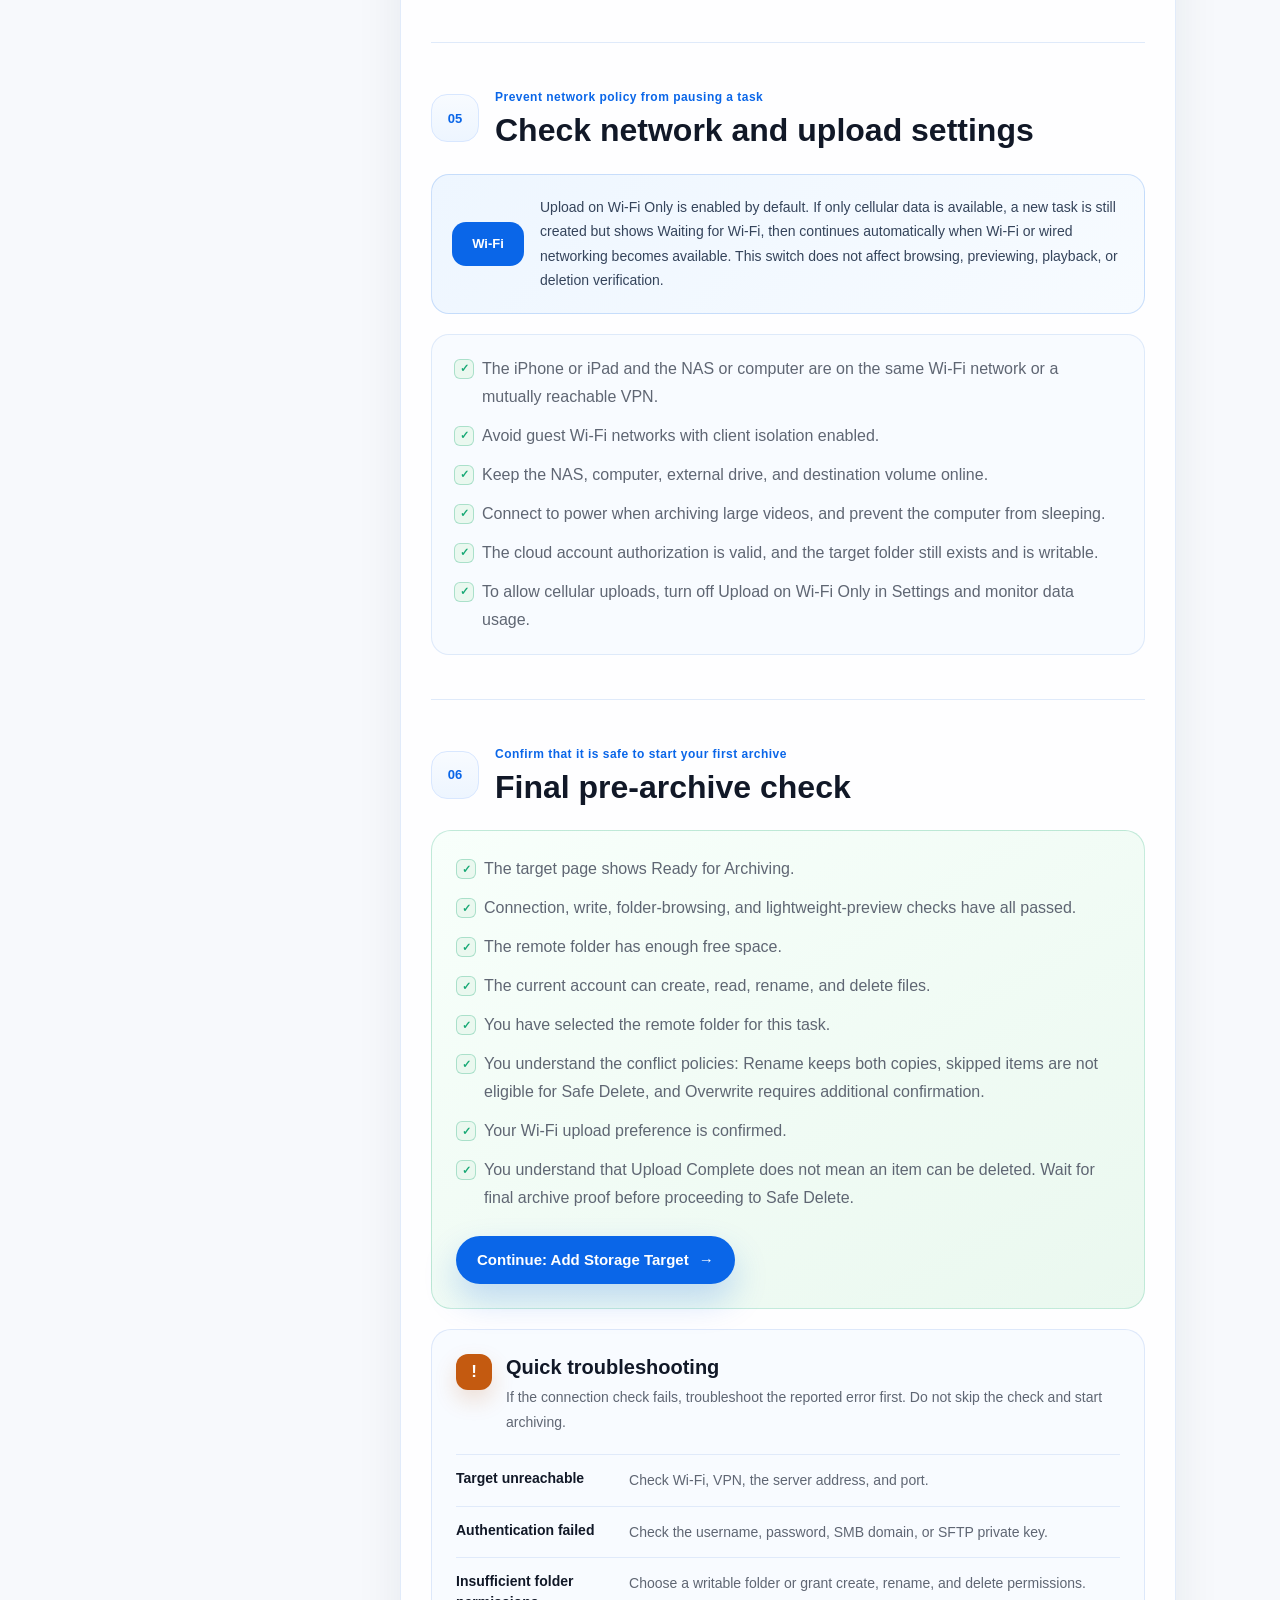
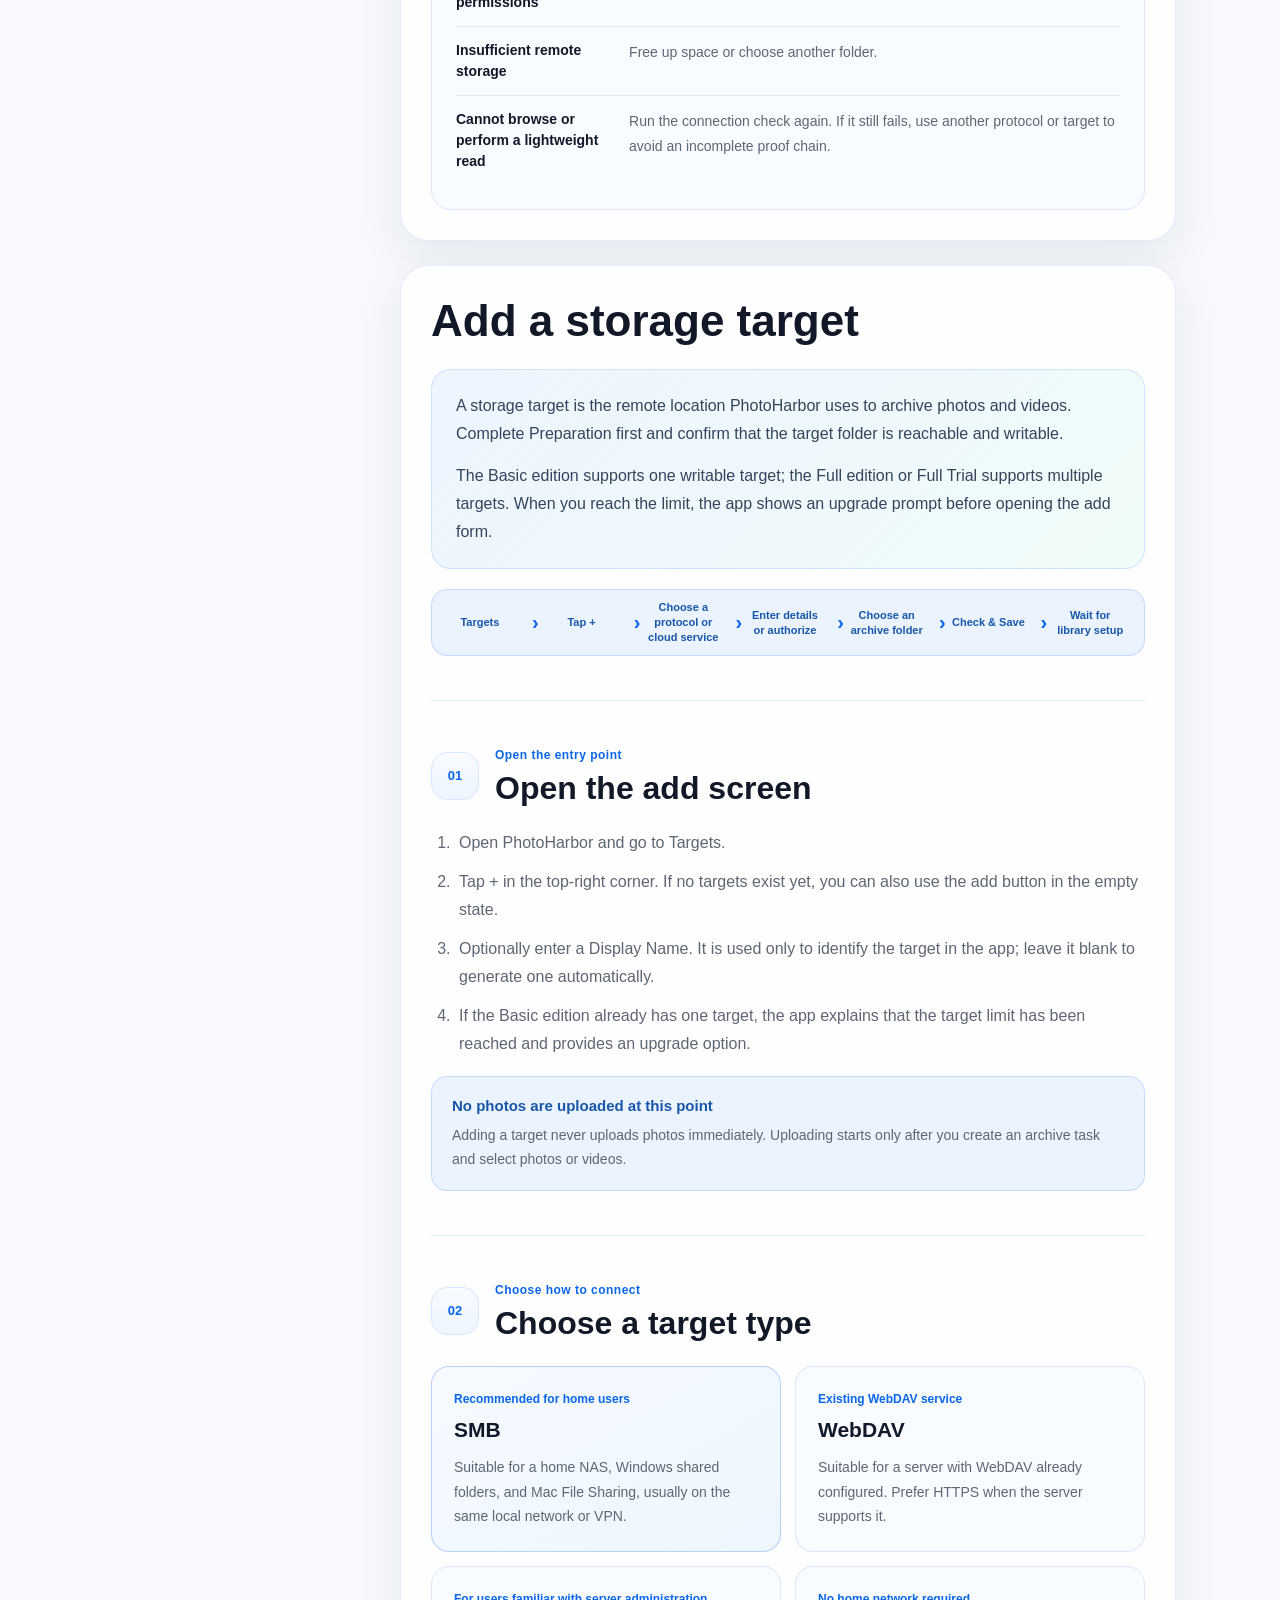
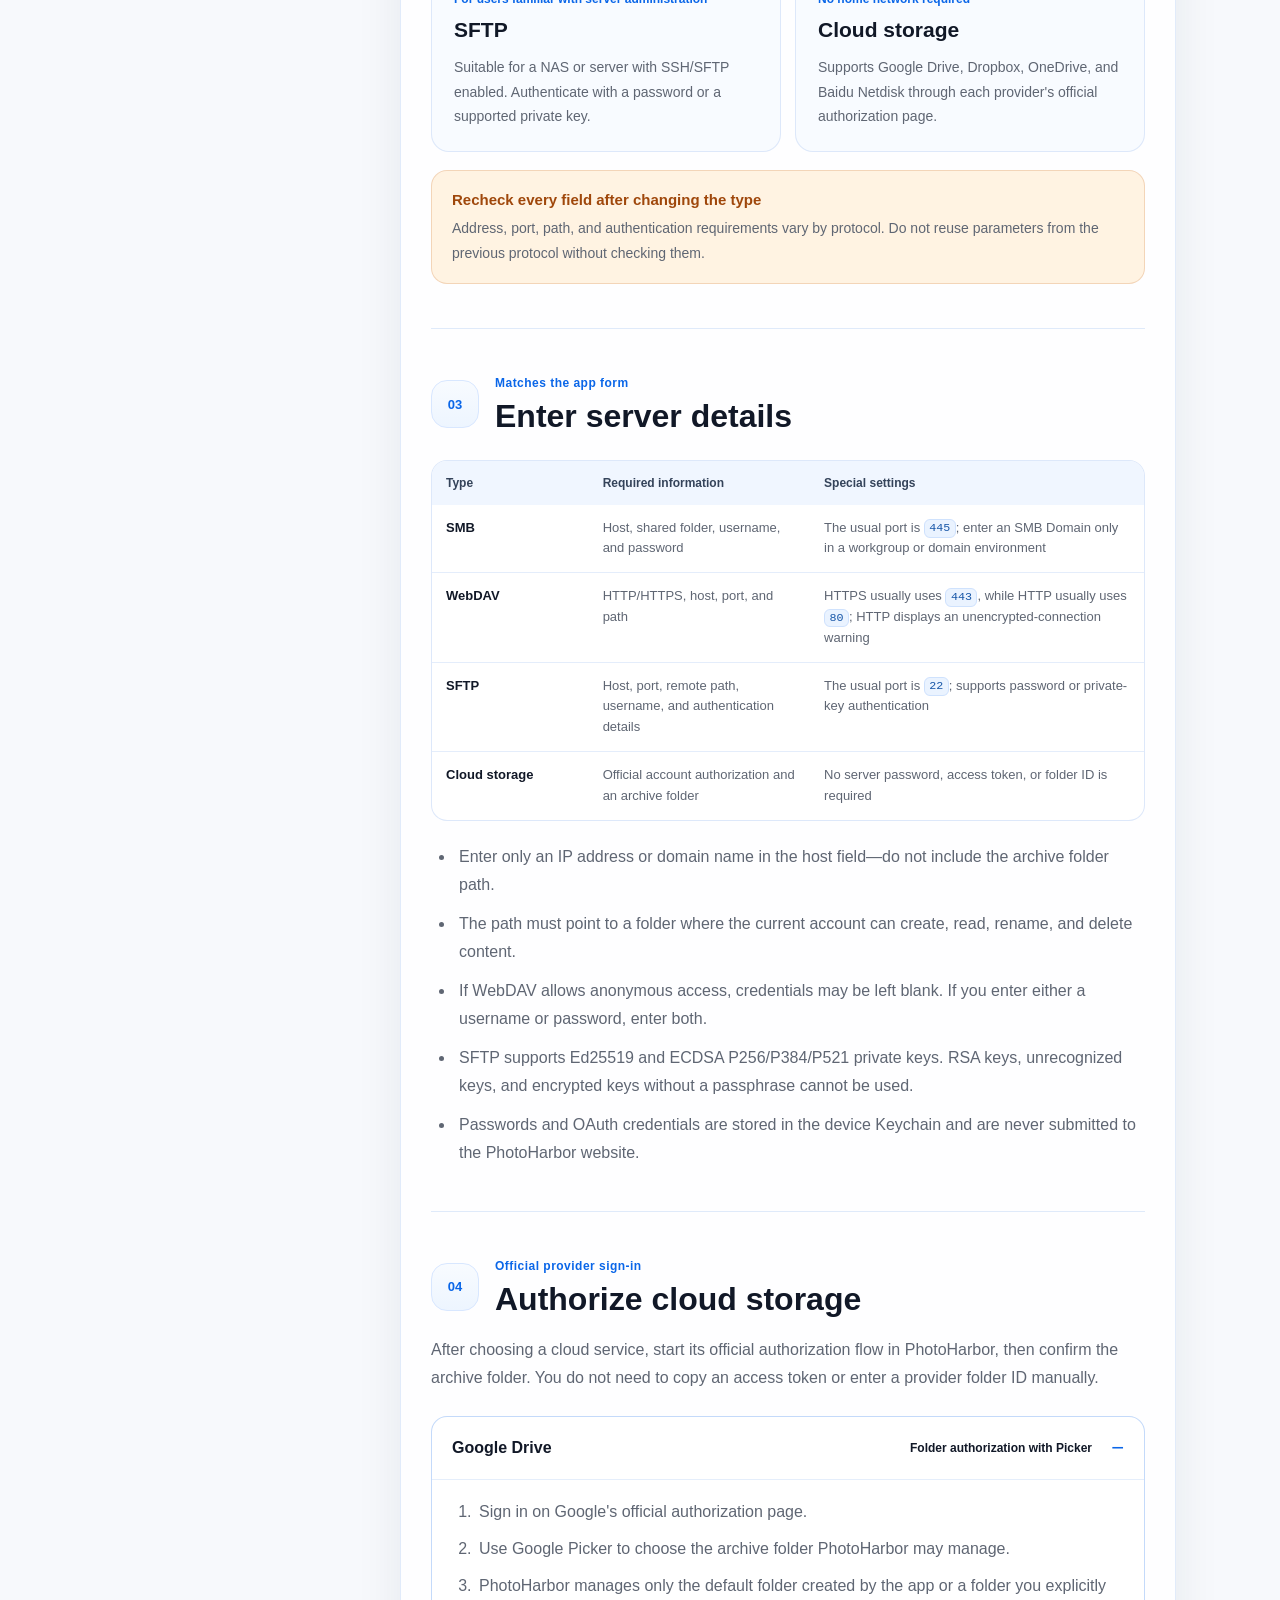
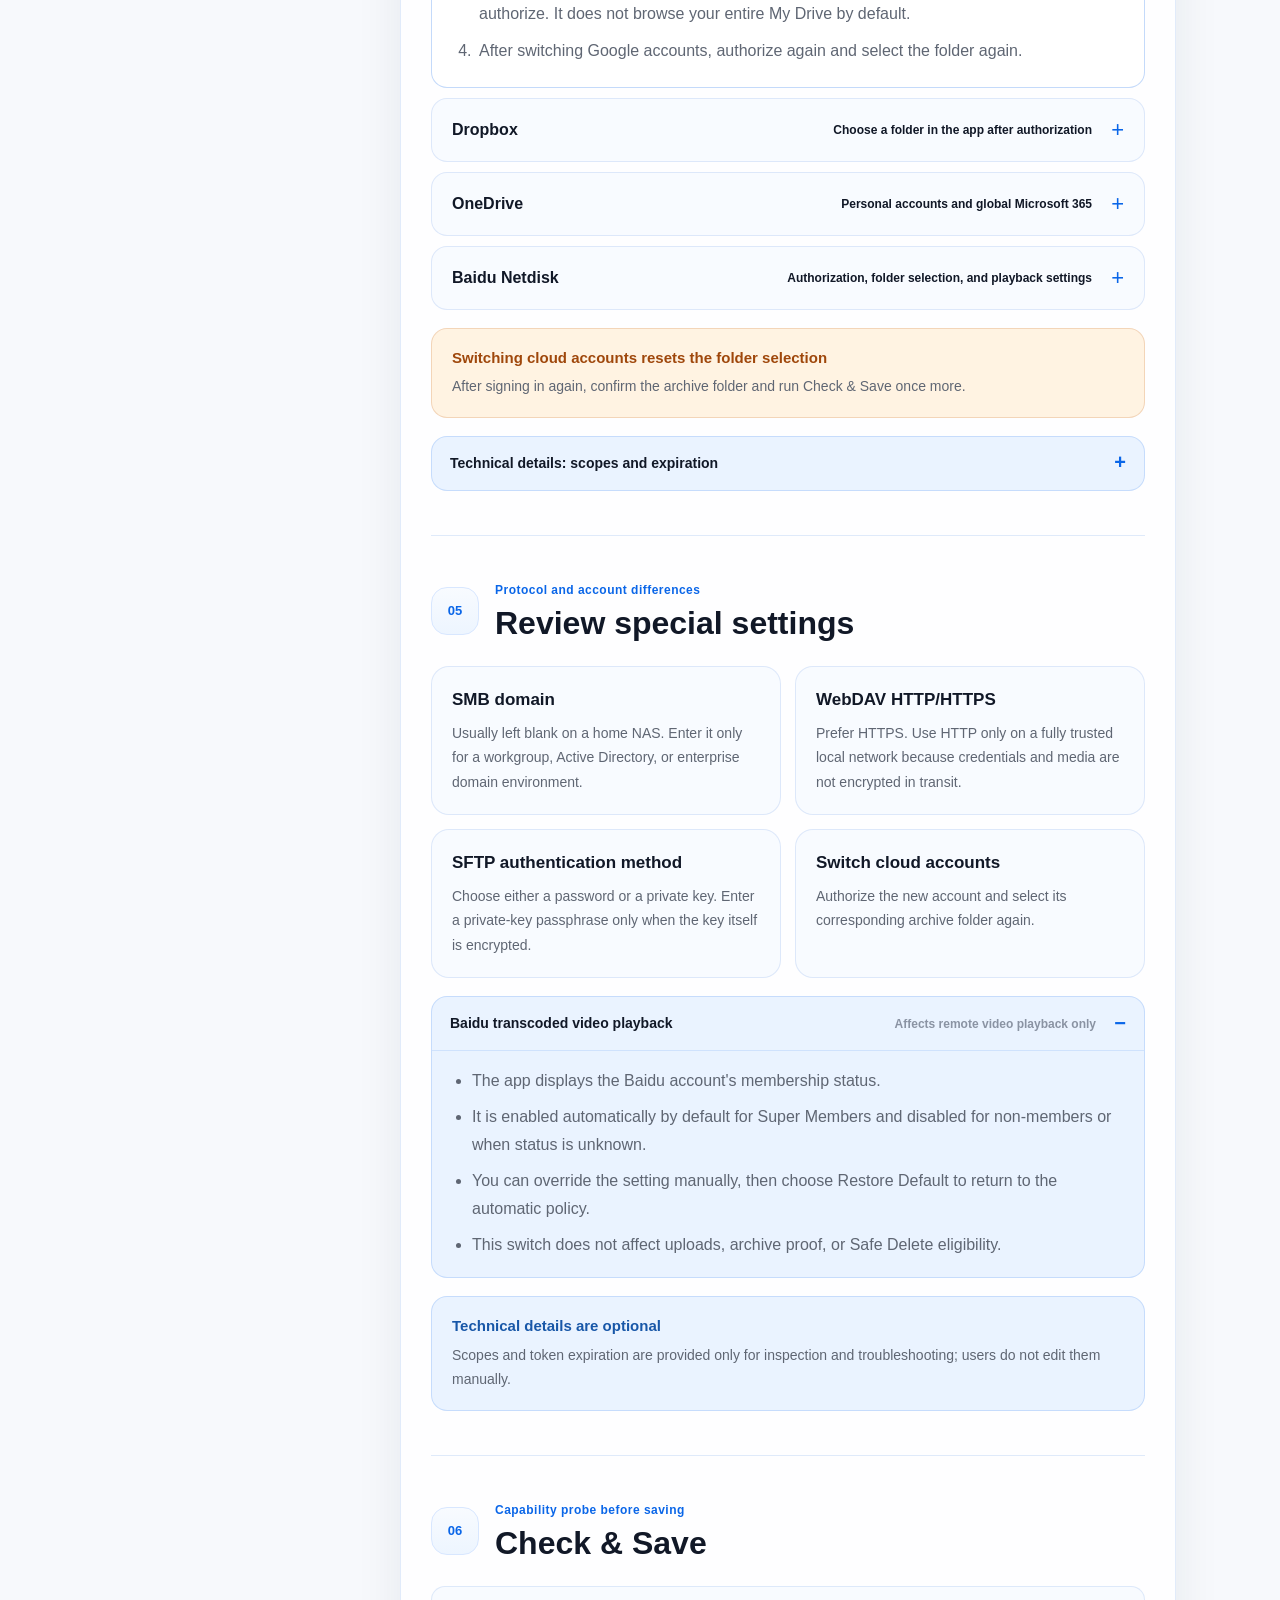
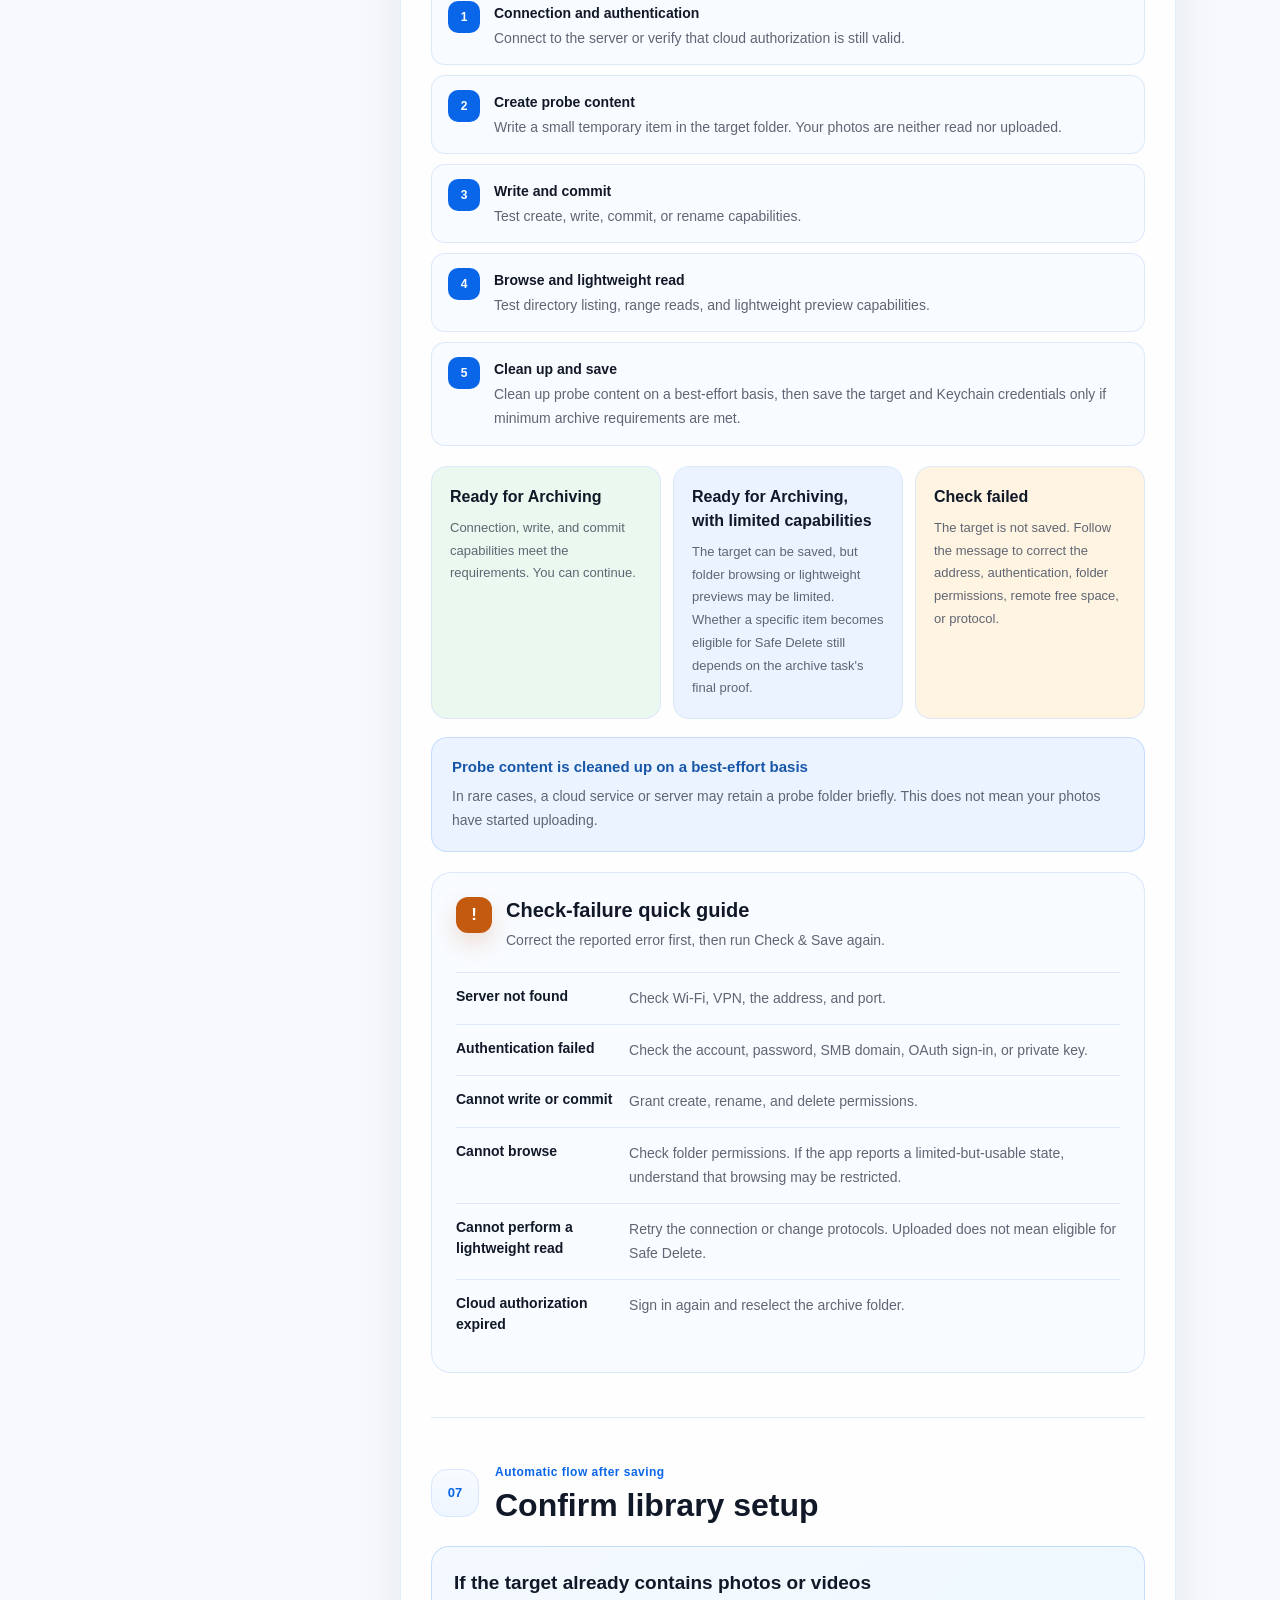
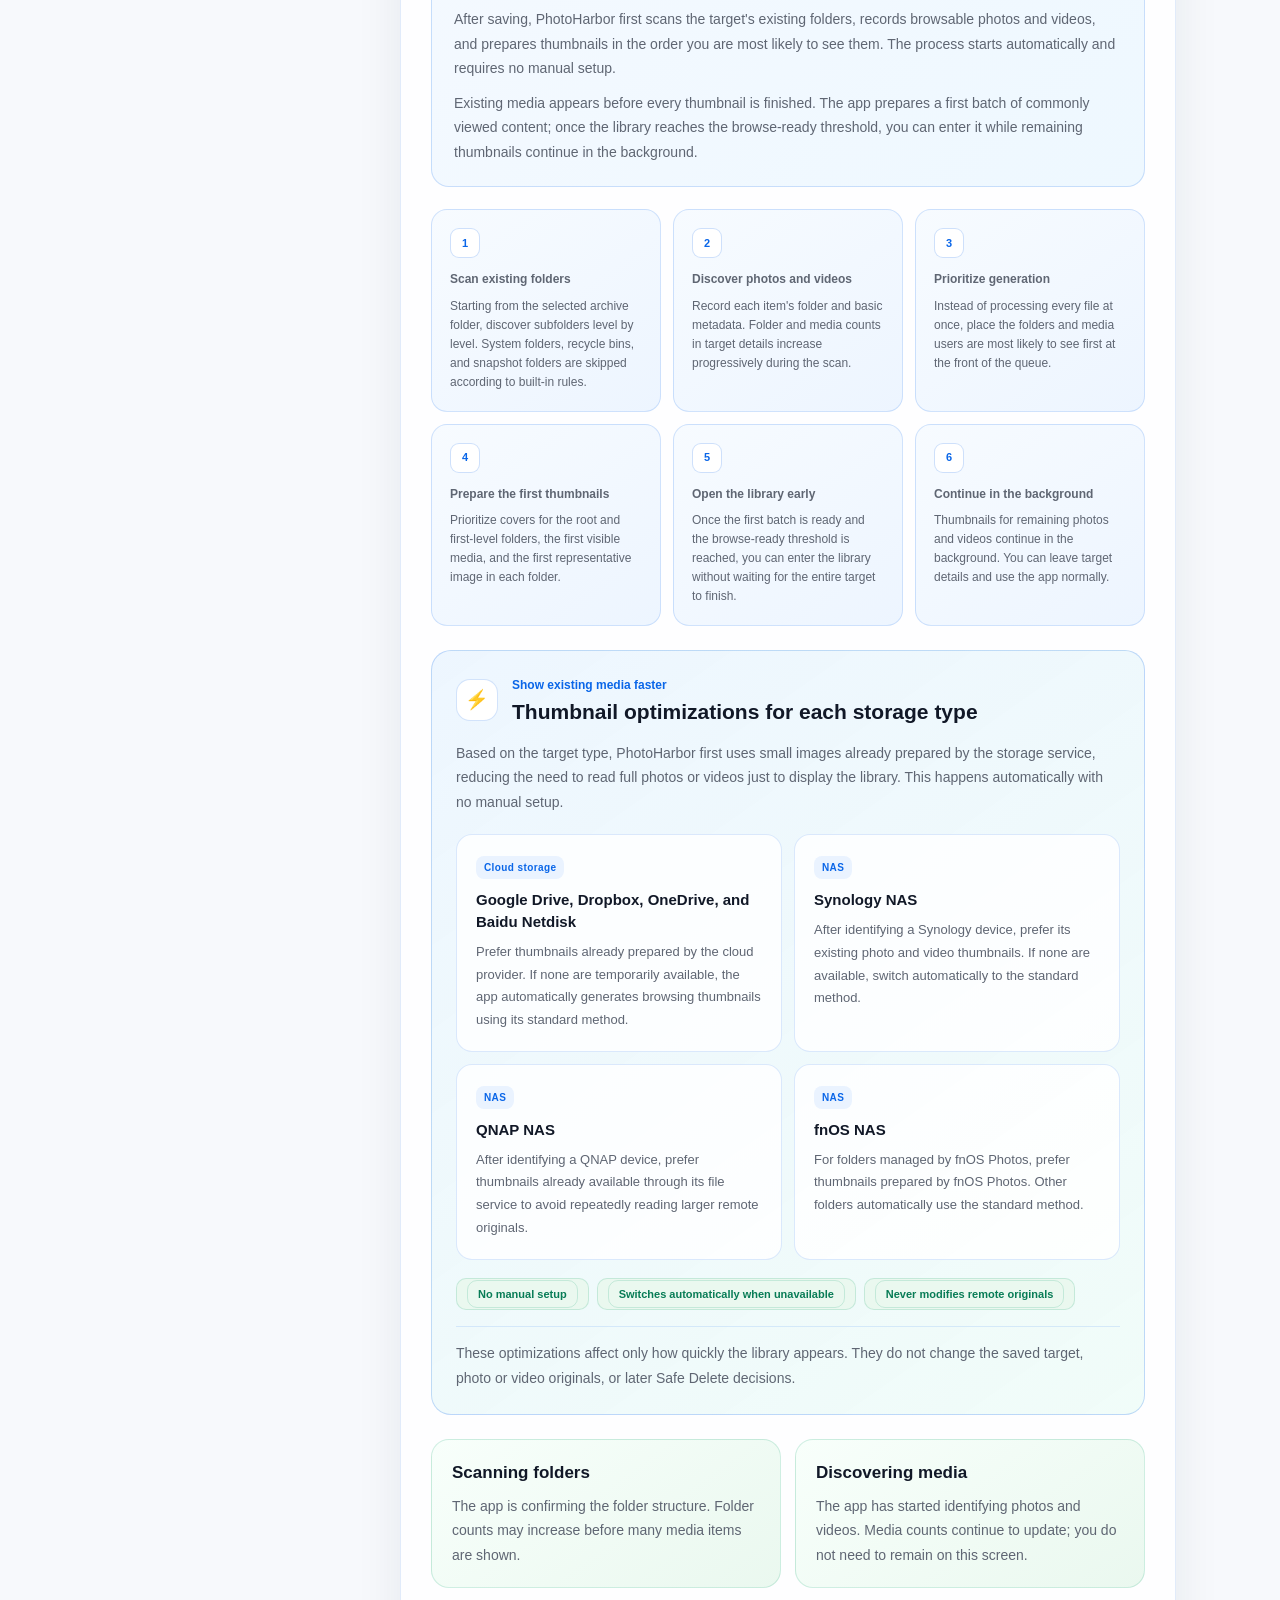
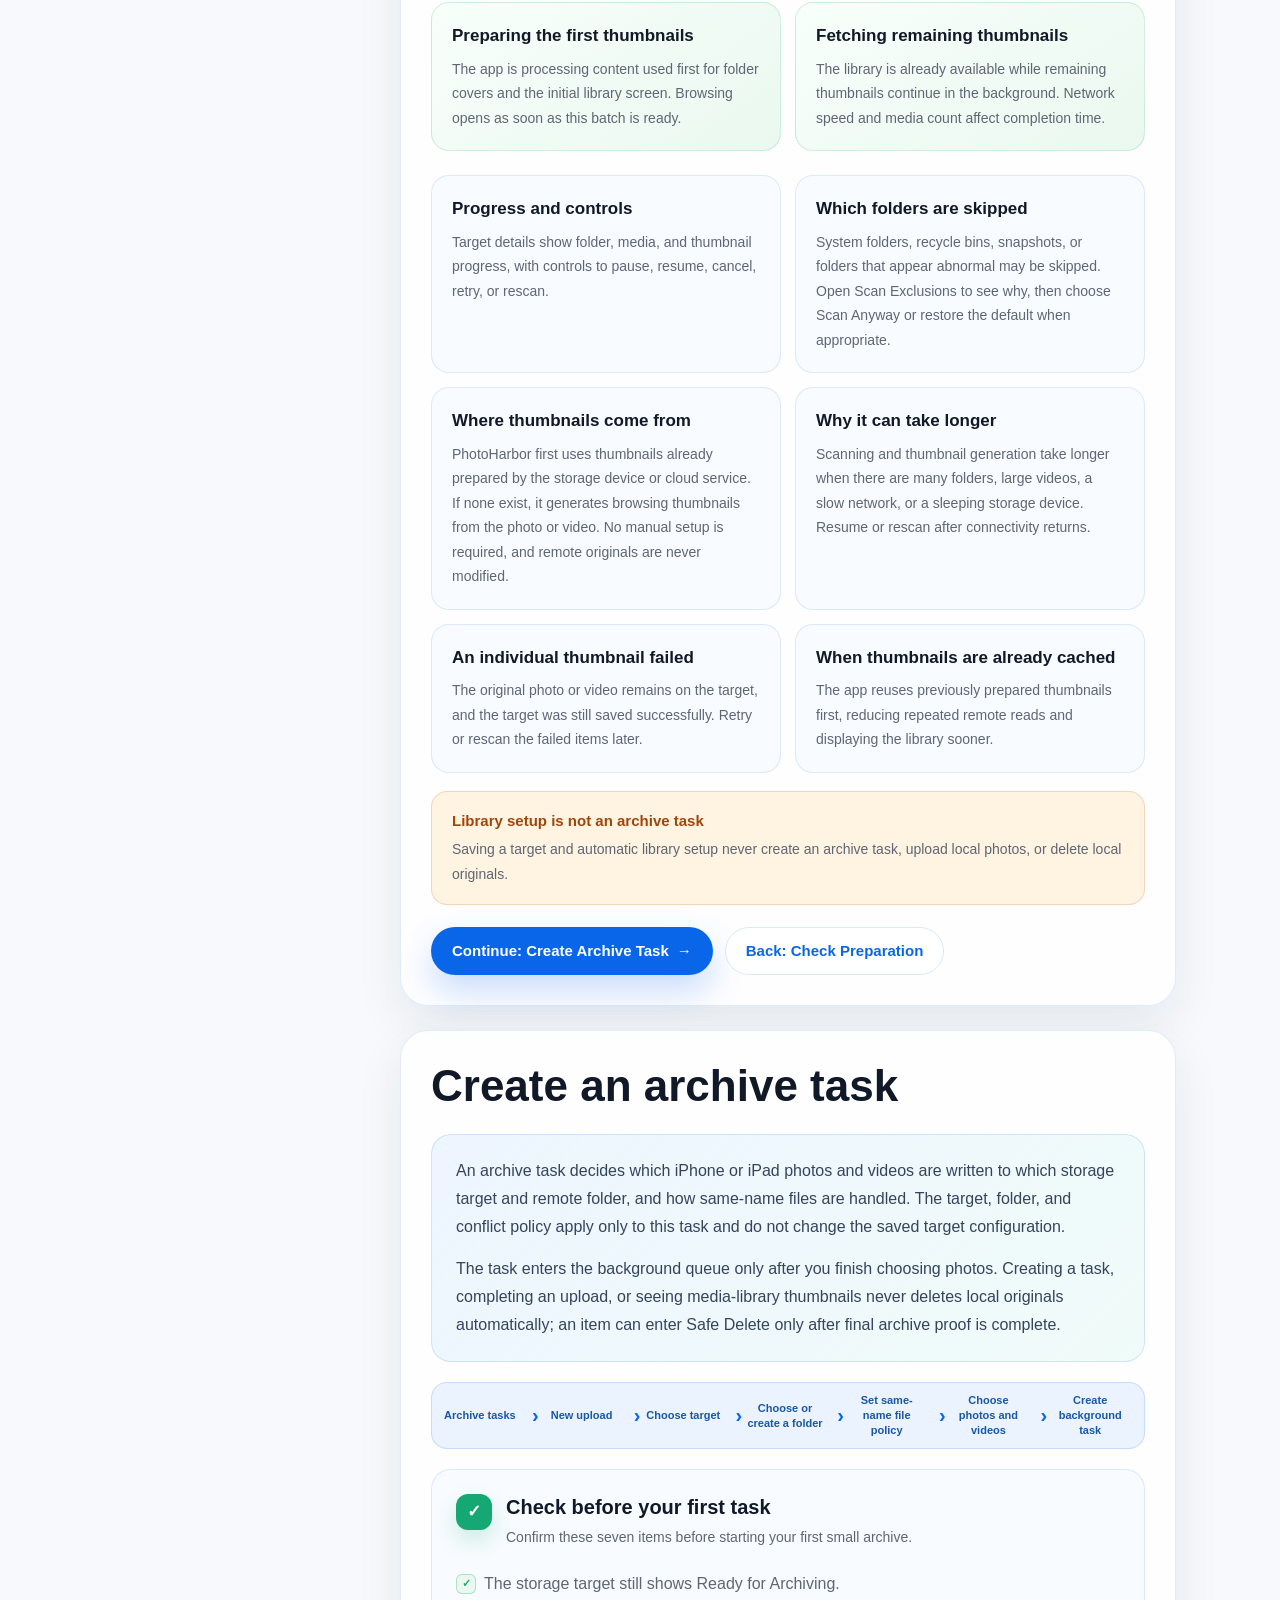
<file: guide.html>
<!doctype html>
<html lang="zh-Hans">
  <head>
    <meta charset="utf-8">
    <meta name="viewport" content="width=device-width, initial-scale=1">
    <meta
      name="description"
      content="PhotoHarbor user guide for first archive, proof, Safe Delete, and recovery."
      data-i18n-content="meta_guide_description"
    >
    <title>使用说明 | PhotoHarbor</title>
    <link rel="icon" href="assets/app-icon.png" type="image/png">
    <link rel="apple-touch-icon" href="assets/app-icon.png">
    <link rel="stylesheet" href="assets/styles.css?v=20260714taskguide">
  </head>
  <body data-title-key="guide_title">
    <header class="site-header">
      <nav class="nav" aria-label="Primary" data-i18n-aria-label="aria_primary_nav">
        <a class="brand" href="index.html"><img class="brand-mark" src="assets/app-icon.png" alt=""><span>PhotoHarbor</span></a>
        <div class="nav-links">
          <a href="index.html" data-i18n="nav_home">首页</a>
          <a href="privacy.html" data-i18n="nav_privacy">隐私</a>
          <a href="terms.html" data-i18n="nav_terms">条款</a>
          <a href="support.html" data-i18n="nav_support">支持</a>
          <a href="guide.html" aria-current="page" data-i18n="nav_guide">使用说明</a>
        </div>
        <div class="nav-actions">
          <div class="lang-switch">
            <label class="visually-hidden" for="site-language-guide" data-i18n="language_picker_label">Website language</label>
            <select
              class="lang-select"
              id="site-language-guide"
              aria-label="Website language"
              data-i18n-aria-label="language_picker_label"
            >
              <option value="en" data-i18n="language_option_en">English</option>
              <option value="zh-Hans" data-i18n="language_option_zh_hans">简体中文</option>
              <option value="zh-Hant" data-i18n="language_option_zh_hant">繁體中文</option>
              <option value="ja" data-i18n="language_option_ja">日本語</option>
              <option value="de" data-i18n="language_option_de">Deutsch</option>
            </select>
          </div>
          <a class="btn btn-primary" href="mailto:support@showleafy.com" data-i18n="nav_cta">下载 App</a>
        </div>
      </nav>
    </header>

    <main>
      <section class="page-hero">
        <div class="page-hero-card">
          <p class="eyebrow" data-i18n="nav_guide">使用说明</p>
          <h1 data-i18n="guide_title">从第一次归档到安全释放空间</h1>
          <p class="page-hero-copy" data-i18n="guide_intro">按照下面的步骤完成第一次 PhotoHarbor 工作流：添加目标、选择照片、等待 proof、处理阻断、再安全删除。</p>
        </div>
      </section>

      <div class="page-layout">
        <div class="page-grid">
          <aside class="toc" aria-label="Guide sections" data-i18n-aria-label="aria_guide_sections">
            <a href="#prepare" data-i18n="guide_toc_1">准备工作</a>
            <details class="toc-submenu" data-guide-nav-group="prepare" open>
              <summary data-i18n="guide_prepare_menu_title">准备工作目录</summary>
              <nav class="toc-subnav" aria-label="准备工作目录" data-i18n-aria-label="guide_prepare_menu_title">
                <a href="#prepare-storage" data-i18n="guide_prepare_menu_storage">选择存储方式</a>
                <a href="#prepare-device" data-i18n="guide_prepare_menu_device">准备 NAS 或电脑</a>
                <a href="#prepare-connection" data-i18n="guide_prepare_menu_connection">准备连接信息</a>
                <a href="#prepare-permissions" data-i18n="guide_prepare_menu_permissions">授予系统权限</a>
                <a href="#prepare-network" data-i18n="guide_prepare_menu_network">检查网络与上传设置</a>
                <a href="#prepare-checklist" data-i18n="guide_prepare_menu_checklist">完成归档前检查</a>
              </nav>
            </details>
            <a href="#target" data-i18n="guide_toc_2">添加目标</a>
            <details class="toc-submenu" data-guide-nav-group="target" open>
              <summary data-i18n="guide_target_menu_title">添加目标目录</summary>
              <nav class="toc-subnav" aria-label="添加目标目录" data-i18n-aria-label="guide_target_menu_title">
                <a href="#target-entry" data-i18n="guide_target_menu_entry">进入添加页面</a>
                <a href="#target-type" data-i18n="guide_target_menu_type">选择目标类型</a>
                <a href="#target-server" data-i18n="guide_target_menu_server">填写服务器信息</a>
                <a href="#target-cloud" data-i18n="guide_target_menu_cloud">完成云盘授权</a>
                <a href="#target-options" data-i18n="guide_target_menu_options">确认特殊设置</a>
                <a href="#target-check" data-i18n="guide_target_menu_check">检查并保存</a>
                <a href="#target-after-save" data-i18n="guide_target_menu_after_save">确认建库状态</a>
              </nav>
            </details>
            <a href="#task" data-i18n="guide_toc_3">创建任务</a>
            <details class="toc-submenu" data-guide-nav-group="task" open>
              <summary data-i18n="guide_task_menu_title">创建任务目录</summary>
              <nav class="toc-subnav" aria-label="创建任务目录" data-i18n-aria-label="guide_task_menu_title">
                <a href="#task-entry" data-i18n="guide_task_menu_entry">开始新建上传</a>
                <a href="#task-target" data-i18n="guide_task_menu_target">选择归档目标</a>
                <a href="#task-folder" data-i18n="guide_task_menu_folder">选择远端文件夹</a>
                <a href="#task-conflict" data-i18n="guide_task_menu_conflict">设置同名文件策略</a>
                <a href="#task-media" data-i18n="guide_task_menu_media">选择照片和视频</a>
                <a href="#task-preflight" data-i18n="guide_task_menu_preflight">确认创建条件</a>
                <a href="#task-created" data-i18n="guide_task_menu_created">查看任务创建结果</a>
              </nav>
            </details>
            <a href="#proof" data-i18n="guide_toc_4">等待 proof</a>
            <details class="toc-submenu" data-guide-nav-group="proof" open>
              <summary data-i18n="guide_proof_menu_title">等待 proof 目录</summary>
              <nav class="toc-subnav" aria-label="等待 proof 目录" data-i18n-aria-label="guide_proof_menu_title">
                <a href="#proof-entry" data-i18n="guide_proof_menu_entry">理解归档证明</a>
                <a href="#proof-stages" data-i18n="guide_proof_menu_stages">查看处理阶段</a>
                <a href="#proof-progress" data-i18n="guide_proof_menu_progress">理解任务进度</a>
                <a href="#proof-meaning" data-i18n="guide_proof_menu_meaning">理解 proof 的含义</a>
                <a href="#proof-blockers" data-i18n="guide_proof_menu_blockers">处理阻断与失败</a>
                <a href="#proof-next" data-i18n="guide_proof_menu_next">进入安全删除</a>
              </nav>
            </details>
            <a href="#delete" data-i18n="guide_toc_5">安全删除</a>
            <details class="toc-submenu" data-guide-nav-group="delete" open>
              <summary data-i18n="guide_delete_menu_title">安全删除目录</summary>
              <nav class="toc-subnav" aria-label="安全删除目录" data-i18n-aria-label="guide_delete_menu_title">
                <a href="#delete-entry" data-i18n="guide_delete_menu_entry">了解 Safe Delete</a>
                <a href="#delete-candidates" data-i18n="guide_delete_menu_candidates">查看可删除候选</a>
                <a href="#delete-existing-proof" data-i18n="guide_delete_menu_existing_proof">复用已有 proof</a>
                <a href="#delete-recheck" data-i18n="guide_delete_menu_recheck">主动再次校验</a>
                <a href="#delete-confirm" data-i18n="guide_delete_menu_confirm">完成删除确认</a>
                <a href="#delete-results" data-i18n="guide_delete_menu_results">理解删除结果</a>
              </nav>
            </details>
            <a href="#library" data-i18n="guide_toc_6">浏览与恢复</a>
            <details class="toc-submenu" data-guide-nav-group="library" open>
              <summary data-i18n="guide_library_menu_title">浏览与恢复目录</summary>
              <nav class="toc-subnav" aria-label="浏览与恢复目录" data-i18n-aria-label="guide_library_menu_title">
                <a href="#library-entry" data-i18n="guide_library_menu_entry">进入媒体库</a>
                <a href="#library-browse" data-i18n="guide_library_menu_browse">按时间或文件夹浏览</a>
                <a href="#library-preview" data-i18n="guide_library_menu_preview">预览与缩略图</a>
                <a href="#library-restore" data-i18n="guide_library_menu_restore">保存回 iPhone</a>
                <a href="#library-share" data-i18n="guide_library_menu_share">分享预览或原件</a>
                <a href="#library-remote-delete" data-i18n="guide_library_menu_remote_delete">谨慎删除远端文件</a>
                <a href="#library-web-playback" data-i18n="guide_library_menu_web_playback">官方网页播放</a>
              </nav>
            </details>
          </aside>
          <div class="page-content">
            <section class="page-section" id="prepare">
              <h2 data-i18n="guide_prepare_title">准备工作</h2>
              <div class="prepare-guide" id="prepare-guide-detail">
                <div class="prepare-intro">
                  <p>完成以下准备后，再进入“添加存储目标”。第一次使用时，建议让 iPhone 或 iPad 与 NAS、Mac 或 Windows 电脑连接到同一个 Wi‑Fi，并优先使用 SMB。</p>
                  <p>PhotoHarbor 不要求你先把照片复制到电脑，也不要求把家中的 NAS 暴露到公网。App 只有在所选远端文件夹通过连接、写入、浏览和轻量读取检查后，才会把它保存为可用目标；本机照片也不会被自动删除。</p>
                </div>

                <div class="prepare-check-card prepare-quick-check">
                  <div class="prepare-card-heading">
                    <span class="prepare-step-mark" aria-hidden="true">✓</span>
                    <div>
                      <h3>开始前快速检查</h3>
                      <p>先确认下面七项，可以减少第一次连接时的反复排查。</p>
                    </div>
                  </div>
                  <ul class="prepare-check-list">
                    <li>已准备一个专门存放照片和视频的远端文件夹。</li>
                    <li>远端剩余空间足够容纳本次归档内容。</li>
                    <li>知道服务器地址、端口、文件夹路径、用户名和密码，或已经准备好云盘账号。</li>
                    <li>iPhone/iPad 能访问目标所在网络；异地连接时已经接入 VPN。</li>
                    <li>已允许 PhotoHarbor 访问需要归档的照片。</li>
                    <li>已确认“仅在 Wi‑Fi 网络下上传”是否符合当前需求。</li>
                    <li>在 PhotoHarbor 显示归档 proof 完成前，不手动删除本机原件。</li>
                  </ul>
                </div>

                <section class="prepare-subsection" id="prepare-storage" data-guide-section-group="prepare">
                  <div class="prepare-section-heading">
                    <span>01</span>
                    <div>
                      <p>先确定连接方式</p>
                      <h3>选择存储方式</h3>
                    </div>
                  </div>
                  <p class="prepare-section-copy">不同协议需要准备的信息不同。家庭 NAS 或电脑共享目录优先考虑 SMB；已有安全服务或需要异地访问时，再按实际环境选择 WebDAV、SFTP 或云盘。</p>
                  <div class="prepare-protocol-grid">
                    <article class="prepare-protocol-card prepare-protocol-recommended">
                      <p class="prepare-card-kicker">家庭用户优先推荐</p>
                      <h4>SMB</h4>
                      <p>适合群晖、威联通、飞牛、Windows 共享文件夹和 Mac 文件共享。首次使用最容易配置，通常在同一局域网内使用。需要准备服务器 IP、共享文件夹、用户名和密码，默认端口为 <code>445</code>。</p>
                    </article>
                    <article class="prepare-protocol-card">
                      <p class="prepare-card-kicker">已有 WebDAV 服务</p>
                      <h4>WebDAV</h4>
                      <p>需要服务器地址、端口、文件夹路径、用户名和密码。服务器支持时应选择 HTTPS；HTTP WebDAV 不加密凭据和媒体内容，只应在完全可信的局域网中使用。</p>
                    </article>
                    <article class="prepare-protocol-card">
                      <p class="prepare-card-kicker">熟悉服务器管理</p>
                      <h4>SFTP</h4>
                      <p>需要开启 SSH/SFTP 服务，并准备服务器地址、端口、账号和远端绝对路径。可使用密码或私钥认证；私钥优先采用 Ed25519 或 ECDSA，当前不把 RSA 作为推荐方案。</p>
                    </article>
                    <article class="prepare-protocol-card">
                      <p class="prepare-card-kicker">不依赖家庭局域网</p>
                      <h4>云盘</h4>
                      <p>支持 Google Drive、Dropbox、OneDrive 和百度网盘。在 PhotoHarbor 内完成官方登录，再选择或新建归档文件夹，不需要手动填写 access token。Google Drive 只管理默认 PhotoHarbor 文件夹或用户明确选择授权的文件夹。</p>
                    </article>
                  </div>
                  <aside class="prepare-notice prepare-notice-warning">
                    <strong>异地访问先连接 VPN</strong>
                    <p>如果目标只在家中局域网可访问，而你当前不在家，请先连接家庭 VPN。不要直接把 SMB <code>445</code> 端口暴露到互联网；异地访问优先使用 VPN、HTTPS WebDAV、SFTP 或云盘。</p>
                  </aside>
                </section>

                <section class="prepare-subsection" id="prepare-device" data-guide-section-group="prepare">
                  <div class="prepare-section-heading">
                    <span>02</span>
                    <div>
                      <p>按设备完成共享与权限配置</p>
                      <h3>准备 NAS 或电脑</h3>
                    </div>
                  </div>
                  <p class="prepare-section-copy">下面的菜单名称可能因系统版本略有不同。每次只需展开你正在使用的平台；无论品牌如何，最终都要确保账号能在目标目录中创建、读取、重命名和删除文件。</p>
                  <div class="prepare-vendor-list">
                    <details class="prepare-vendor-card" name="prepare-platforms">
                      <summary><span>群晖 Synology</span><small>DSM · SMB</small></summary>
                      <div class="prepare-vendor-content">
                        <ol>
                          <li>登录 DSM，进入“控制面板 → 文件服务 → SMB”，开启 SMB 服务。</li>
                          <li>在“控制面板 → 共享文件夹”中新建或选择专用目录，例如 <code>PhotoHarbor</code>。</li>
                          <li>建议创建专用普通账号，并授予该目录读写权限；不要依赖 Guest 账号。</li>
                          <li>确认账号可以新建、读取、重命名和删除文件。</li>
                          <li>记录 NAS 的局域网 IP、共享文件夹名称、用户名和密码。</li>
                        </ol>
                        <div class="prepare-official-links">
                          <a href="https://kb.synology.com/en-global/DSM/help/DSM/AdminCenter/file_winmacnfs_win" target="_blank" rel="noopener noreferrer">群晖 SMB 官方说明<span aria-hidden="true">↗</span></a>
                          <a href="https://kb.synology.com/en-global/DSM/tutorial/Why_cant_access_shared_folder" target="_blank" rel="noopener noreferrer">共享文件夹排查说明<span aria-hidden="true">↗</span></a>
                        </div>
                      </div>
                    </details>
                    <details class="prepare-vendor-card" name="prepare-platforms">
                      <summary><span>威联通 QNAP</span><small>QTS · SMB</small></summary>
                      <div class="prepare-vendor-content">
                        <ol>
                          <li>登录 QTS，进入“控制台 → 网络和文件服务 → Win/Mac/NFS/WebDAV → Microsoft 网络”，启用 SMB。</li>
                          <li>在“权限 → 共享文件夹”中新建或选择归档目录。</li>
                          <li>为 PhotoHarbor 使用的账号授予读写权限，并限制匿名访问。</li>
                          <li>记录 NAS IP、共享目录、账号和密码；SMB 默认端口为 <code>445</code>。</li>
                          <li>如果设置了主机访问限制，确认 iPhone 所在网段没有被拒绝。</li>
                        </ol>
                        <div class="prepare-official-links">
                          <a href="https://docs.qnap.com/operating-system/qts/5.1.x/en-us/configuring-samba-microsoft-networking-settings-7447174D.html" target="_blank" rel="noopener noreferrer">QNAP SMB 官方说明<span aria-hidden="true">↗</span></a>
                          <a href="https://docs.qnap.com/operating-system/qts/4.5.x/en-us/GUID-75840FD2-079E-40D5-AF8B-4156DB0E126A.html" target="_blank" rel="noopener noreferrer">共享目录权限说明<span aria-hidden="true">↗</span></a>
                        </div>
                      </div>
                    </details>
                    <details class="prepare-vendor-card" name="prepare-platforms">
                      <summary><span>飞牛 fnOS</span><small>SMB / WebDAV / SFTP</small></summary>
                      <div class="prepare-vendor-content">
                        <ol>
                          <li>进入“设置 → 文件共享协议”，开启 SMB；需要 SFTP 时进入“设置 → SSH”开启服务。</li>
                          <li>在“文件管理 → 我的文件 → 团队文件”中新建专用团队文件夹。</li>
                          <li>创建时允许该目录通过 SMB/WebDAV 等文件共享协议挂载。</li>
                          <li>为使用的账号授予“读写”权限，并确认该账号的文件共享可见范围包含此目录。</li>
                          <li>记录设备 IP、账号和目录原始路径。</li>
                        </ol>
                        <div class="prepare-official-links">
                          <a href="https://help.fnnas.com/articles/v1/contact/user-role" target="_blank" rel="noopener noreferrer">飞牛文件共享权限说明<span aria-hidden="true">↗</span></a>
                          <a href="https://help.fnnas.com/articles/v1/file/team" target="_blank" rel="noopener noreferrer">团队文件夹说明<span aria-hidden="true">↗</span></a>
                        </div>
                      </div>
                    </details>
                    <details class="prepare-vendor-card" name="prepare-platforms">
                      <summary><span>macOS</span><small>文件共享 · SMB</small></summary>
                      <div class="prepare-vendor-content">
                        <ol>
                          <li>打开“系统设置 → 通用 → 共享 → 文件共享”。</li>
                          <li>点击文件共享旁的信息按钮，在“选项”中开启“使用 SMB 来共享文件和文件夹”。</li>
                          <li>勾选允许通过 SMB 登录的 Mac 用户。</li>
                          <li>将归档目录加入共享文件夹，并给予该用户“读与写”权限。</li>
                          <li>记录 Mac 的局域网 IP、共享文件夹名称、用户名和密码；归档期间避免 Mac 进入睡眠。</li>
                        </ol>
                        <div class="prepare-official-links">
                          <a href="https://support.apple.com/guide/mac-help/mh14107/mac" target="_blank" rel="noopener noreferrer">Apple 官方 SMB 设置说明<span aria-hidden="true">↗</span></a>
                        </div>
                      </div>
                    </details>
                    <details class="prepare-vendor-card" name="prepare-platforms">
                      <summary><span>Windows 11</span><small>网络文件共享 · SMB</small></summary>
                      <div class="prepare-vendor-content">
                        <ol>
                          <li>将当前网络配置为“专用网络”，并开启网络发现和文件及打印机共享。</li>
                          <li>在文件资源管理器中右键目标文件夹，选择“显示更多选项 → 授予访问权限 → 特定用户”。</li>
                          <li>为专用账号授予读取和写入权限；不建议长期使用无密码或 Everyone 完全控制。</li>
                          <li>确认 Windows 防火墙允许专用网络中的文件共享。</li>
                          <li>记录电脑 IP、共享名称、Windows 用户名和密码；上传期间保持电脑开机。</li>
                        </ol>
                        <div class="prepare-official-links">
                          <a href="https://support.microsoft.com/windows/experience/connectivity-networking/file-sharing-over-a-network-in-windows" target="_blank" rel="noopener noreferrer">Microsoft 官方网络文件共享说明<span aria-hidden="true">↗</span></a>
                        </div>
                      </div>
                    </details>
                  </div>
                </section>

                <section class="prepare-subsection" id="prepare-connection" data-guide-section-group="prepare">
                  <div class="prepare-section-heading">
                    <span>03</span>
                    <div>
                      <p>与 App 表单逐项对应</p>
                      <h3>准备连接信息</h3>
                    </div>
                  </div>
                  <p class="prepare-section-copy">先把下面的信息记在手边。主机地址只填写 IP 或域名，不要把共享文件夹或目录路径拼在主机地址中。</p>
                  <div class="prepare-table-wrap">
                    <table class="prepare-fields-table">
                      <thead>
                        <tr><th scope="col">App 字段</th><th scope="col">应填写内容</th><th scope="col">示例</th></tr>
                      </thead>
                      <tbody>
                        <tr><th scope="row">显示名称</th><td data-label="应填写内容" data-i18n-data-label="guide_detail_table_value">只用于在 PhotoHarbor 中识别目标</td><td data-label="示例" data-i18n-data-label="guide_detail_table_example">家庭群晖</td></tr>
                        <tr><th scope="row">主机地址</th><td data-label="应填写内容" data-i18n-data-label="guide_detail_table_value">IP 或域名，不填写文件夹路径</td><td data-label="示例" data-i18n-data-label="guide_detail_table_example"><code>192.168.1.20</code></td></tr>
                        <tr><th scope="row">端口</th><td data-label="应填写内容" data-i18n-data-label="guide_detail_table_value">SMB 常用 445、WebDAV 常用 443/80、SFTP 常用 22</td><td data-label="示例" data-i18n-data-label="guide_detail_table_example"><code>445</code></td></tr>
                        <tr><th scope="row">文件夹路径</th><td data-label="应填写内容" data-i18n-data-label="guide_detail_table_value">账号有读写权限的归档目录</td><td data-label="示例" data-i18n-data-label="guide_detail_table_example"><code>/PhotoHarbor</code></td></tr>
                        <tr><th scope="row">用户名/密码</th><td data-label="应填写内容" data-i18n-data-label="guide_detail_table_value">NAS、Mac、Windows 或服务器账号</td><td data-label="示例" data-i18n-data-label="guide_detail_table_example">专用普通账号</td></tr>
                        <tr><th scope="row">SMB 域</th><td data-label="应填写内容" data-i18n-data-label="guide_detail_table_value">仅在工作组或域环境需要</td><td data-label="示例" data-i18n-data-label="guide_detail_table_example">留空或填写实际域</td></tr>
                        <tr><th scope="row">SFTP 认证</th><td data-label="应填写内容" data-i18n-data-label="guide_detail_table_value">密码或支持的私钥</td><td data-label="示例" data-i18n-data-label="guide_detail_table_example">Ed25519/ECDSA</td></tr>
                        <tr><th scope="row">云盘文件夹</th><td data-label="应填写内容" data-i18n-data-label="guide_detail_table_value">授权后在 App 中选择</td><td data-label="示例" data-i18n-data-label="guide_detail_table_example">无需手工输入 ID</td></tr>
                      </tbody>
                    </table>
                  </div>
                  <aside class="prepare-notice prepare-notice-info">
                    <strong>使用独立普通账号</strong>
                    <p>建议为 PhotoHarbor 使用独立普通账号和独立归档目录，不要直接使用 NAS 超级管理员账号。凭据保存在设备 Keychain 中，数据库和诊断报告只保留目标元数据及凭据引用。</p>
                  </aside>
                  <div class="prepare-action-explainer">
                    <p class="prepare-card-kicker">“检查并保存”会做什么</p>
                    <h4>通过完整的目标能力检查后才会保存</h4>
                    <p>点击“检查并保存”后，PhotoHarbor 会检查是否能够连接、创建测试内容、提交或重命名文件、列出目录并执行轻量读取。测试成功后才保存目标，临时探测内容会尽力清理。页面必须显示“可用于归档”后，再进入下一步。</p>
                  </div>
                </section>

                <section class="prepare-subsection" id="prepare-permissions" data-guide-section-group="prepare">
                  <div class="prepare-section-heading">
                    <span>04</span>
                    <div>
                      <p>允许 App 读取所选内容并访问目标</p>
                      <h3>授予系统权限</h3>
                    </div>
                  </div>
                  <div class="prepare-permission-grid">
                    <article>
                      <h4>照片权限</h4>
                      <p>第一次从“上传”进入选择流程时，允许 PhotoHarbor 访问照片。建议选择完整访问；如果选择有限访问，只能处理已授权的照片，后续新增照片可能需要在系统设置中更新授权范围。</p>
                    </article>
                    <article>
                      <h4>本地网络权限</h4>
                      <p>连接 NAS、Mac 或 Windows 时，需要允许本地网络访问。若曾拒绝，可到“iOS 设置 → 隐私与安全性 → 本地网络”重新开启 PhotoHarbor。</p>
                    </article>
                    <article>
                      <h4>云盘授权</h4>
                      <p>云盘登录在服务商官方授权页面完成。PhotoHarbor 不接收云盘登录密码，只保存完成操作所需的 OAuth 凭据。</p>
                    </article>
                    <article>
                      <h4>iCloud 原件</h4>
                      <p>如果 iPhone 开启了“优化 iPhone 储存空间”，部分原件可能只在 iCloud 中。首次大批归档前应保持稳定网络、足够的本机临时空间和电量，让系统能够下载所选原件。</p>
                    </article>
                  </div>
                </section>

                <section class="prepare-subsection" id="prepare-network" data-guide-section-group="prepare">
                  <div class="prepare-section-heading">
                    <span>05</span>
                    <div>
                      <p>避免任务因网络策略暂停</p>
                      <h3>检查网络与上传设置</h3>
                    </div>
                  </div>
                  <div class="prepare-wifi-summary">
                    <span aria-hidden="true">Wi‑Fi</span>
                    <p>“仅在 Wi‑Fi 网络下上传”默认开启。开启时，如果当前只有蜂窝网络，新建任务仍会创建，但会显示“等待 Wi‑Fi”，接入 Wi‑Fi 或有线网络后自动继续。浏览、预览、播放和删除校验不受这个开关影响。</p>
                  </div>
                  <ul class="prepare-check-list prepare-network-list">
                    <li>iPhone/iPad 与 NAS 或电脑处于同一 Wi‑Fi 或可互通的 VPN。</li>
                    <li>避免使用开启“客户端隔离”的访客 Wi‑Fi。</li>
                    <li>NAS、电脑、外接硬盘和目标卷保持在线。</li>
                    <li>归档大视频时连接电源，并避免电脑自动睡眠。</li>
                    <li>云盘账号授权有效，目标文件夹仍存在且可写。</li>
                    <li>若允许蜂窝上传，在“设置”页关闭“仅在 Wi‑Fi 网络下上传”，并留意流量消耗。</li>
                  </ul>
                </section>

                <section class="prepare-subsection" id="prepare-checklist" data-guide-section-group="prepare">
                  <div class="prepare-section-heading">
                    <span>06</span>
                    <div>
                      <p>确认可以安全开始第一次归档</p>
                      <h3>完成归档前检查</h3>
                    </div>
                  </div>
                  <div class="prepare-final-checks">
                    <ul class="prepare-check-list">
                      <li>目标页面显示“可用于归档”。</li>
                      <li>连接、写入、文件夹浏览和轻量预览检查均已通过。</li>
                      <li>远端目录有足够剩余空间。</li>
                      <li>当前账号拥有创建、读取、重命名和删除权限。</li>
                      <li>已确定本次任务使用的远端文件夹。</li>
                      <li>已理解冲突策略：重命名保留两份、跳过项不会获得 Safe Delete 资格、覆盖需要额外确认。</li>
                      <li>已确认 Wi‑Fi 上传偏好。</li>
                      <li>已理解“上传完成”不等于可以删除；必须等待最终归档 proof 完成，再进入 Safe Delete。</li>
                    </ul>
                    <a class="btn btn-primary prepare-next-action" href="#target">继续：添加存储目标<span aria-hidden="true">→</span></a>
                  </div>
                  <div class="prepare-troubleshooting">
                    <div class="prepare-card-heading">
                      <span class="prepare-step-mark prepare-step-mark-warning" aria-hidden="true">!</span>
                      <div>
                        <h3>常见失败速查</h3>
                        <p>连接检查没有通过时，先按错误类型排查，不要跳过检查直接开始归档。</p>
                      </div>
                    </div>
                    <dl>
                      <div><dt>目标不可达</dt><dd>检查 Wi‑Fi、VPN、服务器地址和端口。</dd></div>
                      <div><dt>认证失败</dt><dd>检查用户名、密码、SMB 域或 SFTP 私钥。</dd></div>
                      <div><dt>文件夹权限不足</dt><dd>换用可写目录，或补齐创建、重命名和删除权限。</dd></div>
                      <div><dt>远端空间不足</dt><dd>释放空间或选择其他目录。</dd></div>
                      <div><dt>无法浏览/轻量读取</dt><dd>重新运行连接检查；仍失败时改用其他协议或目标，避免进入不完整的 proof 链路。</dd></div>
                    </dl>
                  </div>
                </section>
              </div>
            </section>
            <section class="page-section" id="target">
              <h2 data-i18n="guide_target_title">添加存储目标</h2>
              <div class="target-guide" id="target-guide-detail">
                <div class="prepare-intro">
                  <p>存储目标是 PhotoHarbor 用来归档照片和视频的远端位置。添加前请先完成“准备工作”，确认目标目录可以连接并具有读写权限。</p>
                  <p>基础版可以配置 1 个可写目标；完整版或完整试用期可以配置多个目标。达到数量上限时，App 会先显示升级提示，不会进入添加表单。</p>
                </div>

                <ol class="target-flow" aria-label="添加存储目标流程">
                  <li>目标页面</li>
                  <li>点击“+”</li>
                  <li>选择协议或云盘</li>
                  <li>填写信息或授权</li>
                  <li>选择归档文件夹</li>
                  <li>检查并保存</li>
                  <li>等待媒体库准备</li>
                </ol>

                <section class="prepare-subsection target-subsection" id="target-entry" data-guide-section-group="target">
                  <div class="prepare-section-heading">
                    <span aria-hidden="true">01</span>
                    <div><p>打开入口</p><h3>进入添加页面</h3></div>
                  </div>
                  <ol class="target-step-list">
                    <li>打开 PhotoHarbor，进入“目标”页面。</li>
                    <li>点击右上角“+”；当前还没有目标时，也可以点击空状态中的添加按钮。</li>
                    <li>输入可选的“显示名称”。它只用于在 App 中识别目标，留空时会自动生成。</li>
                    <li>如果基础版已经配置了一个目标，App 会说明目标数量已达到上限，并提供升级入口。</li>
                  </ol>
                  <div class="prepare-notice prepare-notice-info">
                    <strong>此时不会上传照片</strong>
                    <p>添加目标不会立即上传任何照片。只有后续创建归档任务并选择照片或视频后，上传才会开始。</p>
                  </div>
                </section>

                <section class="prepare-subsection target-subsection" id="target-type" data-guide-section-group="target">
                  <div class="prepare-section-heading">
                    <span aria-hidden="true">02</span>
                    <div><p>确定连接方式</p><h3>选择目标类型</h3></div>
                  </div>
                  <div class="prepare-protocol-grid target-protocol-grid">
                    <article class="prepare-protocol-card prepare-protocol-recommended">
                      <p class="prepare-card-kicker">家庭用户优先推荐</p>
                      <h4>SMB</h4>
                      <p>适合家庭 NAS、Windows 共享文件夹和 Mac 文件共享，通常在同一局域网或 VPN 中使用。</p>
                    </article>
                    <article class="prepare-protocol-card">
                      <p class="prepare-card-kicker">已有 WebDAV 服务</p>
                      <h4>WebDAV</h4>
                      <p>适合已部署 WebDAV 的服务器。服务器支持时应优先选择 HTTPS。</p>
                    </article>
                    <article class="prepare-protocol-card">
                      <p class="prepare-card-kicker">熟悉服务器管理</p>
                      <h4>SFTP</h4>
                      <p>适合已经开启 SSH/SFTP 的 NAS 或服务器，可使用密码或受支持的私钥认证。</p>
                    </article>
                    <article class="prepare-protocol-card">
                      <p class="prepare-card-kicker">无需家庭局域网</p>
                      <h4>云盘</h4>
                      <p>支持 Google Drive、Dropbox、OneDrive 和百度网盘，通过服务商官方页面完成授权。</p>
                    </article>
                  </div>
                  <div class="prepare-notice prepare-notice-warning">
                    <strong>切换类型后重新核对所有字段</strong>
                    <p>地址、端口、路径和认证方式会随协议变化，不要直接沿用上一个协议的参数。</p>
                  </div>
                </section>

                <section class="prepare-subsection target-subsection" id="target-server" data-guide-section-group="target">
                  <div class="prepare-section-heading">
                    <span aria-hidden="true">03</span>
                    <div><p>对应 App 表单</p><h3>填写服务器信息</h3></div>
                  </div>
                  <div class="prepare-table-wrap">
                    <table class="prepare-fields-table target-fields-table">
                      <thead><tr><th>类型</th><th>必填内容</th><th>特殊设置</th></tr></thead>
                      <tbody>
                        <tr><th>SMB</th><td data-label="必填内容" data-i18n-data-label="guide_detail_table_required">主机、共享文件夹、用户名、密码</td><td data-label="特殊设置" data-i18n-data-label="guide_detail_table_options">端口通常为 <code>445</code>；工作组或域环境才填写“SMB 域”</td></tr>
                        <tr><th>WebDAV</th><td data-label="必填内容" data-i18n-data-label="guide_detail_table_required">HTTP/HTTPS、主机、端口、路径</td><td data-label="特殊设置" data-i18n-data-label="guide_detail_table_options">HTTPS 通常为 <code>443</code>，HTTP 通常为 <code>80</code>；HTTP 会显示未加密风险提示</td></tr>
                        <tr><th>SFTP</th><td data-label="必填内容" data-i18n-data-label="guide_detail_table_required">主机、端口、远端路径、用户名、认证信息</td><td data-label="特殊设置" data-i18n-data-label="guide_detail_table_options">端口通常为 <code>22</code>；支持密码或私钥认证</td></tr>
                        <tr><th>云盘</th><td data-label="必填内容" data-i18n-data-label="guide_detail_table_required">官方账号授权、归档文件夹</td><td data-label="特殊设置" data-i18n-data-label="guide_detail_table_options">不需要填写服务器密码、access token 或文件夹 ID</td></tr>
                      </tbody>
                    </table>
                  </div>
                  <ul class="target-rule-list">
                    <li>主机地址只填写 IP 或域名，不要把归档文件夹路径写进主机字段。</li>
                    <li>路径必须指向当前账号有权创建、读取、重命名和删除内容的目录。</li>
                    <li>WebDAV 允许匿名访问时可以不填凭据；一旦填写用户名或密码，两项应配套填写。</li>
                    <li>SFTP 私钥支持 Ed25519 和 ECDSA P256/P384/P521。RSA、无法识别的私钥，以及加密但未填写口令的私钥不能使用。</li>
                    <li>密码和 OAuth 凭据保存在设备 Keychain 中，不会提交到 PhotoHarbor 官网。</li>
                  </ul>
                </section>

                <section class="prepare-subsection target-subsection" id="target-cloud" data-guide-section-group="target">
                  <div class="prepare-section-heading">
                    <span aria-hidden="true">04</span>
                    <div><p>服务商官方登录</p><h3>完成云盘授权</h3></div>
                  </div>
                  <p class="prepare-section-copy">选择云盘后，在 PhotoHarbor 内发起官方授权，再确认用于归档的文件夹。无需复制 access token，也无需手工输入 provider 文件夹 ID。</p>
                  <div class="prepare-vendor-list target-cloud-list">
                    <details class="prepare-vendor-card" open>
                      <summary><span>Google Drive</span><small>Picker 文件夹授权</small></summary>
                      <div class="prepare-vendor-content">
                        <ol>
                          <li>在 Google 官方授权页登录账号。</li>
                          <li>通过 Google Picker 选择允许 PhotoHarbor 管理的归档文件夹。</li>
                          <li>PhotoHarbor 只管理 App 创建的默认文件夹或你明确授权的文件夹，不默认浏览整个“我的云端硬盘”。</li>
                          <li>切换 Google 账号后，必须重新授权并重新选择文件夹。</li>
                        </ol>
                      </div>
                    </details>
                    <details class="prepare-vendor-card">
                      <summary><span>Dropbox</span><small>授权后在 App 内选目录</small></summary>
                      <div class="prepare-vendor-content">
                        <ol>
                          <li>完成 Dropbox 官方 OAuth 登录。</li>
                          <li>在 App 中浏览、新建或选择归档文件夹。</li>
                          <li>文件夹 ID 由 App 自动保存，不需要手工填写。</li>
                        </ol>
                      </div>
                    </details>
                    <details class="prepare-vendor-card">
                      <summary><span>OneDrive</span><small>个人与全球版 Microsoft 365</small></summary>
                      <div class="prepare-vendor-content">
                        <ol>
                          <li>使用个人 Microsoft 账号或全球版 Microsoft 365 工作/学校账号登录。</li>
                          <li>当前暂不支持世纪互联账号。</li>
                          <li>授权后在 App 中浏览、新建或选择归档文件夹。</li>
                        </ol>
                      </div>
                    </details>
                    <details class="prepare-vendor-card">
                      <summary><span>百度网盘</span><small>授权、选目录与播放设置</small></summary>
                      <div class="prepare-vendor-content">
                        <ol>
                          <li>完成百度官方授权，再选择归档文件夹。</li>
                          <li>授权失效时，按照 App 提示重新登录。</li>
                          <li>文件夹路径和内部标识由 App 管理，无需手工输入。</li>
                        </ol>
                      </div>
                    </details>
                  </div>
                  <div class="prepare-notice prepare-notice-warning">
                    <strong>切换云盘账号会重置文件夹选择</strong>
                    <p>重新登录后，应再次确认归档文件夹，再运行“检查并保存”。</p>
                  </div>
                  <details class="target-technical-details">
                    <summary>技术详情：授权范围和过期时间</summary>
                    <p>App 可能显示 OAuth scopes 和 token 到期时间，供排查授权问题使用。普通用户不需要修改这些值；授权过期时按提示重新登录即可。</p>
                  </details>
                </section>

                <section class="prepare-subsection target-subsection" id="target-options" data-guide-section-group="target">
                  <div class="prepare-section-heading">
                    <span aria-hidden="true">05</span>
                    <div><p>协议与账号差异</p><h3>确认特殊设置</h3></div>
                  </div>
                  <div class="target-option-grid">
                    <article><h4>SMB 域</h4><p>家庭 NAS 通常留空，仅工作组、Active Directory 或企业域环境需要填写。</p></article>
                    <article><h4>WebDAV HTTP/HTTPS</h4><p>优先使用 HTTPS；HTTP 只用于完全可信的局域网，因为凭据和媒体内容不会被传输层加密。</p></article>
                    <article><h4>SFTP 认证方式</h4><p>密码与私钥二选一；只有私钥本身已加密时才填写私钥口令。</p></article>
                    <article><h4>云盘账号切换</h4><p>切换后重新授权，并重新选择与新账号对应的归档文件夹。</p></article>
                  </div>
                  <details class="target-feature-card" open>
                    <summary><span>百度转码视频播放</span><small>只影响远端视频播放</small></summary>
                    <div>
                      <ul>
                        <li>App 会显示百度账号会员状态。</li>
                        <li>超级会员默认自动开启；非超级会员或未知状态默认关闭。</li>
                        <li>用户可以手动覆盖，并通过“恢复默认”回到自动策略。</li>
                        <li>此开关不影响上传、归档 proof 或 Safe Delete 判断。</li>
                      </ul>
                    </div>
                  </details>
                  <div class="prepare-notice prepare-notice-info">
                    <strong>技术详情不是必填设置</strong>
                    <p>授权范围和 token 到期时间只用于查看与排障，不需要用户手工编辑。</p>
                  </div>
                </section>

                <section class="prepare-subsection target-subsection" id="target-check" data-guide-section-group="target">
                  <div class="prepare-section-heading">
                    <span aria-hidden="true">06</span>
                    <div><p>保存前能力探测</p><h3>检查并保存</h3></div>
                  </div>
                  <ol class="target-check-steps">
                    <li><span>1</span><p><strong>连接与认证</strong>连接服务器，或验证云盘授权仍然有效。</p></li>
                    <li><span>2</span><p><strong>创建探测内容</strong>在目标目录写入小型临时内容，不会读取或上传你的照片。</p></li>
                    <li><span>3</span><p><strong>写入与提交</strong>检查创建、写入、提交或重命名能力。</p></li>
                    <li><span>4</span><p><strong>浏览与轻量读取</strong>检查目录列表、范围读取和轻量预览能力。</p></li>
                    <li><span>5</span><p><strong>清理并保存</strong>尽力清理探测内容，达到最低归档要求后才保存目标和 Keychain 凭据。</p></li>
                  </ol>
                  <div class="target-result-grid">
                    <article class="target-result-success"><h4>可用于归档</h4><p>连接、写入和提交能力满足要求，可以进入下一步。</p></article>
                    <article class="target-result-limited"><h4>可用于归档，但部分能力受限</h4><p>目标可以保存，但文件夹浏览或轻量预览可能受限。具体项目能否进入 Safe Delete，仍取决于归档任务最终 proof。</p></article>
                    <article class="target-result-failed"><h4>检查失败</h4><p>目标不会保存。请按照提示修正地址、认证、目录权限、远端空间或协议。</p></article>
                  </div>
                  <div class="prepare-notice prepare-notice-info">
                    <strong>探测内容会尽力清理</strong>
                    <p>极少数云盘或服务器可能短暂保留探测目录，但这不代表照片已经开始上传。</p>
                  </div>
                  <div class="prepare-troubleshooting target-troubleshooting">
                    <div class="prepare-card-heading">
                      <span class="prepare-step-mark prepare-step-mark-warning" aria-hidden="true">!</span>
                      <div><h3>检查失败速查</h3><p>先按错误类型修正，再重新运行“检查并保存”。</p></div>
                    </div>
                    <dl>
                      <div><dt>找不到服务器</dt><dd>检查 Wi‑Fi、VPN、地址和端口。</dd></div>
                      <div><dt>认证失败</dt><dd>检查账号、密码、SMB 域、OAuth 登录或私钥。</dd></div>
                      <div><dt>无法写入/提交</dt><dd>补齐创建、重命名和删除权限。</dd></div>
                      <div><dt>无法浏览</dt><dd>检查目录权限；若 App 显示降级可用，应理解浏览功能可能受限。</dd></div>
                      <div><dt>无法轻量读取</dt><dd>重试连接或更换协议；“已上传”不等于已获得 Safe Delete 资格。</dd></div>
                      <div><dt>云盘授权失效</dt><dd>重新登录并重新选择归档文件夹。</dd></div>
                    </dl>
                  </div>
                </section>

                <section class="prepare-subsection target-subsection" id="target-after-save" data-guide-section-group="target">
                  <div class="prepare-section-heading">
                    <span aria-hidden="true">07</span>
                    <div><p>保存后的自动流程</p><h3>确认建库状态</h3></div>
                  </div>
                  <div class="target-bootstrap-explainer">
                    <h4>如果目标里已经有照片或视频</h4>
                    <p>保存成功后，PhotoHarbor 会先扫描目标中已有的文件夹，记录可以浏览的照片和视频，再按浏览时最先会看到的内容准备缩略图。整个过程自动开始，不需要手动设置。</p>
                    <p>已有媒体不会等待全部缩略图生成完成后才显示。App 会先准备第一批常用内容；达到可以浏览的条件后，你就能进入媒体库，App 会继续在后台补齐其余缩略图。</p>
                  </div>
                  <ol class="target-bootstrap-flow">
                    <li><strong>扫描已有文件夹</strong><span>从所选归档目录开始，逐层查找其中的文件夹；系统目录、回收站和快照目录会按规则跳过。</span></li>
                    <li><strong>识别照片和视频</strong><span>记录媒体所在文件夹和基本信息，目标详情中的目录数、媒体数会随着扫描逐步增加。</span></li>
                    <li><strong>安排生成顺序</strong><span>不会一次性处理所有文件，而是把用户最可能先看到的目录和媒体排在前面。</span></li>
                    <li><strong>准备首批缩略图</strong><span>优先准备根目录和一级文件夹的封面、首批可见媒体，以及每个文件夹的第一张代表图片。</span></li>
                    <li><strong>先开放媒体库</strong><span>第一批内容准备好并达到可以浏览的条件后，即可进入媒体库，无需等待整个目标处理完。</span></li>
                    <li><strong>后台继续补齐</strong><span>剩余照片和视频的缩略图继续在后台生成；你可以离开目标详情页，正常使用 App。</span></li>
                  </ol>

                  <section class="target-thumbnail-optimizations" aria-labelledby="target-thumbnail-optimizations-title">
                    <div class="target-thumbnail-heading">
                      <span aria-hidden="true">⚡</span>
                      <div>
                        <p>更快显示已有媒体</p>
                        <h4 id="target-thumbnail-optimizations-title">针对不同存储的缩略图优化</h4>
                      </div>
                    </div>
                    <p class="target-thumbnail-intro">PhotoHarbor 会根据目标类型，优先使用存储服务已经准备好的小图，减少为显示媒体库而读取完整照片或视频。整个过程自动完成，无需手动设置。</p>
                    <div class="target-thumbnail-optimization-grid">
                      <article>
                        <span class="target-thumbnail-kind">云盘</span>
                        <h5>Google Drive、Dropbox、OneDrive 和百度网盘</h5>
                        <p>优先使用网盘已经准备好的小图；如果服务暂时没有提供，App 会自动改用通用方式生成浏览用缩略图。</p>
                      </article>
                      <article>
                        <span class="target-thumbnail-kind">NAS</span>
                        <h5>群晖 NAS</h5>
                        <p>识别到群晖设备后，优先读取设备已经生成的照片和视频小图；没有可用小图时自动改用通用方式。</p>
                      </article>
                      <article>
                        <span class="target-thumbnail-kind">NAS</span>
                        <h5>威联通 NAS</h5>
                        <p>识别到威联通设备后，优先读取设备文件服务中已有的小图，减少重复读取较大的远端原文件。</p>
                      </article>
                      <article>
                        <span class="target-thumbnail-kind">NAS</span>
                        <h5>飞牛 NAS</h5>
                        <p>对于已由飞牛相册管理的目录，优先使用飞牛相册准备的小图；其他目录仍会自动改用通用方式。</p>
                      </article>
                    </div>
                    <div class="target-thumbnail-benefits" aria-label="缩略图优化的共同特点">
                      <span>无需手动设置</span>
                      <span>不可用时自动切换</span>
                      <span>不会修改远端原文件</span>
                    </div>
                    <p class="target-thumbnail-boundary">这些优化只影响媒体库的显示速度，不改变目标保存结果、照片和视频原件，也不改变后续的安全删除判断。</p>
                  </section>

                  <div class="target-option-grid target-bootstrap-status-grid">
                    <article><h4>正在扫描文件夹</h4><p>App 正在确认目录结构。此时目录数会先增加，媒体数量可能仍然较少。</p></article>
                    <article><h4>正在发现媒体</h4><p>App 已开始识别照片和视频，媒体数量会持续更新，不必停留在当前页面等待。</p></article>
                    <article><h4>正在准备首批缩略图</h4><p>正在处理最先用于目录封面和媒体库首屏的内容，完成后会优先开放浏览。</p></article>
                    <article><h4>正在获取剩余缩略图</h4><p>媒体库已经可以使用，后台继续补齐其余小图；网络速度和媒体数量会影响完成时间。</p></article>
                  </div>

                  <div class="target-option-grid">
                    <article><h4>进度与控制</h4><p>目标详情显示目录、媒体和缩略图进度，并提供暂停、继续、取消、重试或重新扫描。</p></article>
                    <article><h4>哪些文件夹会被跳过</h4><p>系统目录、回收站、快照或看起来异常的目录可能被跳过。可在“扫描排除项”查看原因，并按需选择“仍然扫描”或恢复默认。</p></article>
                    <article><h4>缩略图从哪里来</h4><p>PhotoHarbor 会先使用存储设备或云盘已经准备好的小图；如果没有，再从照片或视频中生成浏览用小图。这个过程不需要手动设置，也不会修改远端原文件。</p></article>
                    <article><h4>为什么有时比较慢</h4><p>文件夹很多、视频较大、网络较慢，或存储设备正在休眠时，扫描和生成缩略图会花更长时间。连接恢复后可以继续或重新扫描。</p></article>
                    <article><h4>个别缩略图失败</h4><p>原照片或视频仍保存在目标中，目标也仍然保存成功。可以稍后重试或重新扫描失败的部分。</p></article>
                    <article><h4>已经有缓存时</h4><p>App 会优先使用之前已经准备好的缩略图，减少重复读取远端文件并更快显示媒体库。</p></article>
                  </div>
                  <div class="prepare-notice prepare-notice-warning">
                    <strong>建库不是归档任务</strong>
                    <p>保存目标和自动建库都不会自动创建归档任务、上传本机照片或删除本机原件。</p>
                  </div>
                  <div class="target-next-actions">
                    <a class="btn btn-primary" href="#task">继续：创建归档任务<span aria-hidden="true">→</span></a>
                    <a class="btn btn-secondary" href="#prepare-checklist">返回：检查准备工作</a>
                  </div>
                </section>
              </div>
            </section>
            <section class="page-section" id="task">
              <h2 data-i18n="guide_task_title">创建归档任务</h2>
              <div class="task-guide" id="task-guide-detail">
                <div class="prepare-intro">
                  <p>归档任务决定把哪些 iPhone 或 iPad 照片和视频写入哪个存储目标、哪个远端文件夹，以及遇到同名文件时如何处理。目标、文件夹和冲突策略只对当前任务生效，不会修改已经保存的存储目标配置。</p>
                  <p>完成照片选择后，任务才会进入后台队列。创建任务、上传完成或看到媒体库缩略图，都不会自动删除本机原件；只有最终归档证明完成后，相关项目才可能进入 Safe Delete。</p>
                </div>

                <ol class="target-flow task-flow" aria-label="创建归档任务流程">
                  <li>归档任务</li>
                  <li>新建上传</li>
                  <li>选择目标</li>
                  <li>选择或新建文件夹</li>
                  <li>设置同名文件策略</li>
                  <li>选择照片和视频</li>
                  <li>创建后台任务</li>
                </ol>

                <div class="prepare-check-card task-quick-check">
                  <div class="prepare-card-heading">
                    <span class="prepare-step-mark" aria-hidden="true">✓</span>
                    <div>
                      <h3>第一次创建前检查</h3>
                      <p>先确认下面七项，再开始第一次小批量归档。</p>
                    </div>
                  </div>
                  <ul class="prepare-check-list">
                    <li>存储目标仍显示可用于归档。</li>
                    <li>NAS、电脑、云盘账号和目标磁盘当前在线。</li>
                    <li>远端目录有足够空间，并允许创建、读取、重命名和删除文件。</li>
                    <li>PhotoHarbor 可以访问准备归档的照片。</li>
                    <li>已确认“仅在 Wi‑Fi 网络下上传”是否符合当前需求。</li>
                    <li>开启“优化 iPhone 储存空间”时，当前网络可以下载 iCloud 原件。</li>
                    <li>第一次建议先选择少量照片、视频和 Live Photo，完整走通归档证明后再创建大批量任务。</li>
                  </ul>
                </div>

                <section class="prepare-subsection task-subsection" id="task-entry" data-guide-section-group="task">
                  <div class="prepare-section-heading">
                    <span aria-hidden="true">01</span>
                    <div><p>从归档任务或媒体库进入</p><h3>开始新建上传</h3></div>
                  </div>
                  <ol class="target-step-list">
                    <li>打开 PhotoHarbor，进入“归档任务”页面。</li>
                    <li>点击右上角“新建上传”；没有任务时也可以点击空状态中的“开始归档”。</li>
                    <li>App 会先检查照片访问权限。若权限被拒绝，按提示打开系统设置并重新授权。</li>
                    <li>如果尚未配置可写目标，App 会提示先完成“添加存储目标”，不会直接打开照片选择器。</li>
                    <li>也可以在“媒体库”中的文件夹模式进入某个文件夹，点击“上传到这里”。这种入口会自动预选当前目标和文件夹，后续仍需选择冲突策略和照片。</li>
                  </ol>
                  <div class="prepare-notice prepare-notice-info">
                    <strong>此时还不会上传照片</strong>
                    <p>PhotoHarbor 会先让你确定远端位置和同名文件处理方式，最后才打开系统照片选择器。</p>
                  </div>
                </section>

                <section class="prepare-subsection task-subsection" id="task-target" data-guide-section-group="task">
                  <div class="prepare-section-heading">
                    <span aria-hidden="true">02</span>
                    <div><p>确定本次任务写入哪里</p><h3>选择归档目标</h3></div>
                  </div>
                  <div class="target-option-grid task-target-grid">
                    <article><h4>完整版或完整试用期</h4><p>可以从所有已配置的可写目标中选择。</p></article>
                    <article><h4>基础版</h4><p>每天可以归档 50 项，并只能从最早配置的一个可写目标创建任务。</p></article>
                    <article><h4>试用期结束后</h4><p>其他目标仍可用于浏览，但不能用于新建上传，除非解锁完整版。</p></article>
                    <article><h4>不支持目录浏览</h4><p>该目标不能完成归档文件夹选择。请重新检查目录权限或更换协议。</p></article>
                  </div>
                  <p class="prepare-section-copy">选择目标只决定当前任务写入哪里，不会改变目标保存时的根目录。</p>
                  <div class="prepare-notice prepare-notice-warning">
                    <strong>保存成功不代表目标永远在线</strong>
                    <p>NAS 休眠、电脑关机、VPN 断开、云盘授权失效或权限变化都可能让目标暂时不可用。创建任务时会重新确认当前连接条件。</p>
                  </div>
                </section>

                <section class="prepare-subsection task-subsection" id="task-folder" data-guide-section-group="task">
                  <div class="prepare-section-heading">
                    <span aria-hidden="true">03</span>
                    <div><p>确认本次任务的具体目录</p><h3>选择远端文件夹</h3></div>
                  </div>
                  <ol class="target-step-list">
                    <li>点击目标后，从目标根目录开始浏览远端文件夹。</li>
                    <li>可以继续进入已有子文件夹，也可以直接选择当前目录。</li>
                    <li>当前账号允许创建目录时，可点击“新建文件夹”，输入名称后进入新目录。</li>
                    <li>页面底部会显示本次选择的相对路径；确认无误后点击“选择当前位置”。</li>
                    <li>从媒体库“上传到这里”进入时，当前浏览目录会自动成为本次任务文件夹。</li>
                  </ol>
                  <div class="task-folder-rules">
                    <article><h4>不会修改目标根目录</h4><p>任务文件夹始终位于已保存的目标根目录之内。</p></article>
                    <article><h4>建议使用独立目录</h4><p>可按年份、事件或项目整理，避免把大量文件直接写入 NAS 根目录。</p></article>
                    <article><h4>任务期间保持路径稳定</h4><p>归档和证明生成期间，不要在 NAS、电脑或云盘后台重命名、移动或删除该文件夹。</p></article>
                    <article><h4>新建失败时</h4><p>检查连接、文件夹名称、同名目录和账号的创建权限。</p></article>
                  </div>
                </section>

                <section class="prepare-subsection task-subsection" id="task-conflict" data-guide-section-group="task">
                  <div class="prepare-section-heading">
                    <span aria-hidden="true">04</span>
                    <div><p>决定同名文件如何处理</p><h3>设置同名文件策略</h3></div>
                  </div>
                  <div class="task-conflict-grid">
                    <article class="task-conflict-card task-conflict-recommended">
                      <p class="prepare-card-kicker">默认推荐</p>
                      <h4>重命名重复文件</h4>
                      <p>远端已有同名文件时，为新上传文件追加数字后缀，同时保留新旧文件。新文件会按照实际保存路径建立归档证明。</p>
                    </article>
                    <article class="task-conflict-card">
                      <p class="prepare-card-kicker">保留远端原文件</p>
                      <h4>跳过重复文件</h4>
                      <p>远端同名文件保持不变，本次项目不会提交为新的归档副本。被跳过的项目不会获得本次任务的归档证明，也不会进入 Safe Delete。</p>
                    </article>
                    <article class="task-conflict-card task-conflict-danger">
                      <p class="prepare-card-kicker">需要再次确认</p>
                      <h4>覆盖重复文件</h4>
                      <p>用本次上传替换远端同名文件，并在证明记录中保存覆盖策略。PhotoHarbor 不保证可以恢复被替换的旧文件。</p>
                    </article>
                  </div>
                  <div class="prepare-notice prepare-notice-info">
                    <strong>策略只应用于当前任务</strong>
                    <p>它不会修改存储目标，也不会自动应用到下一次上传。不能确定时选择“重命名重复文件”。</p>
                  </div>
                </section>

                <section class="prepare-subsection task-subsection" id="task-media" data-guide-section-group="task">
                  <div class="prepare-section-heading">
                    <span aria-hidden="true">05</span>
                    <div><p>使用系统照片选择器</p><h3>选择照片和视频</h3></div>
                  </div>
                  <ol class="target-step-list">
                    <li>确认冲突策略后，系统照片选择器才会打开。</li>
                    <li>可以选择普通照片、视频和 Live Photo。</li>
                    <li>点击取消或没有选择任何内容时，不会创建任务。</li>
                    <li>完成选择后，PhotoHarbor 会读取所选项目的资源信息并准备后台任务，不需要先手工复制到“文件”App。</li>
                  </ol>

                  <div class="task-resource-explainer">
                    <div class="target-thumbnail-heading">
                      <span aria-hidden="true">2×</span>
                      <div><p>理解任务进度</p><h4>素材数与资源数可能不同</h4></div>
                    </div>
                    <div class="task-resource-grid">
                      <article><h5>普通照片</h5><p>通常对应一个主要图片资源。</p></article>
                      <article><h5>视频</h5><p>对应一个需要上传和验证的视频资源。</p></article>
                      <article><h5>Live Photo</h5><p>Live Photo 会把静态照片和动态视频作为一个成组素材处理，因此一项 Live Photo 通常产生两个资源。</p></article>
                    </div>
                    <p class="target-thumbnail-boundary">任务卡中的项目数与资源进度可能不同，这是正常现象；Safe Delete 必须等待成组资源全部完成证明。</p>
                  </div>

                  <div class="prepare-notice prepare-notice-warning">
                    <strong>基础版每天最多选择 50 项</strong>
                    <p>额度按照片选择器中的项目数量计算。完整试用期和完整版不受该每日额度限制；超过剩余额度时，可以减少选择数量后重新创建任务。</p>
                  </div>

                  <details class="prepare-vendor-card task-special-details">
                    <summary><span>照片权限与 iCloud 原件</span><small>首次大批归档前建议检查</small></summary>
                    <div class="prepare-vendor-content">
                      <ul>
                        <li>完整照片访问最适合首次大批归档。</li>
                        <li>使用有限访问时，只能处理系统当前允许 PhotoHarbor 读取的项目；需要时到系统设置扩大授权范围。</li>
                        <li>开启“优化 iPhone 储存空间”后，部分原件可能只在 iCloud。归档大视频或大量 iCloud 原件时，应保持稳定网络、电量和足够本机临时空间。</li>
                        <li>无法取得原件或 Live Photo 成组资源不完整的项目会进入需要关注状态，不会伪装成归档成功。</li>
                      </ul>
                    </div>
                  </details>
                </section>

                <section class="prepare-subsection task-subsection" id="task-preflight" data-guide-section-group="task">
                  <div class="prepare-section-heading">
                    <span aria-hidden="true">06</span>
                    <div><p>照片选择完成后的系统处理</p><h3>确认创建条件</h3></div>
                  </div>
                  <ol class="target-bootstrap-flow task-preflight-flow">
                    <li><strong>确认目标</strong><span>确认所选存储目标仍然存在。</span></li>
                    <li><strong>读取资源</strong><span>读取照片、视频和 Live Photo 的资源清单。</span></li>
                    <li><strong>估算任务</strong><span>计算预计资源数量和总体积。</span></li>
                    <li><strong>准备目录</strong><span>确认远端路径并准备所需文件夹。</span></li>
                    <li><strong>重新连接</strong><span>在当前网络允许上传时连接目标。</span></li>
                    <li><strong>进入队列</strong><span>创建任务记录并加入可处理资源。</span></li>
                    <li><strong>保留阻断</strong><span>无法读取的项目会显示明确失败原因。</span></li>
                  </ol>

                  <div class="task-network-grid">
                    <article class="task-state-card task-state-running"><h4>当前允许上传</h4><p>目标连接成功后，任务进入“正在进行”。</p></article>
                    <article class="task-state-card task-state-waiting"><h4>等待 Wi‑Fi</h4><p>仅在 Wi‑Fi 下上传且当前只有蜂窝网络时，任务仍会创建；接入 Wi‑Fi 或有线网络后自动继续。</p></article>
                    <article class="task-state-card task-state-warning"><h4>连接或目录准备失败</h4><p>App 会显示地址、认证、权限或空间错误，不会把尚未成立的任务显示为正常上传。</p></article>
                    <article class="task-state-card"><h4>照片选择已经变化</h4><p>照片被删除、授权范围变化或系统无法重新取得项目时，需要返回照片选择器重新选择。</p></article>
                  </div>

                  <div class="prepare-notice prepare-notice-info">
                    <strong>离开任务页面不会取消任务</strong>
                    <p>任务记录会持久保存。系统允许时上传会继续，App 再次进入前台后也会接管未完成任务。大批量归档时建议设备接电，并避免强制退出 App。</p>
                  </div>
                </section>

                <section class="prepare-subsection task-subsection" id="task-created" data-guide-section-group="task">
                  <div class="prepare-section-heading">
                    <span aria-hidden="true">07</span>
                    <div><p>读懂任务卡和下一步</p><h3>查看任务创建结果</h3></div>
                  </div>
                  <div class="task-status-grid">
                    <article class="task-state-card task-state-running"><h4>正在进行</h4><p>资源已经进入上传和归档证明队列。</p></article>
                    <article class="task-state-card task-state-waiting"><h4>等待 Wi‑Fi</h4><p>任务已创建，但上传策略正在等待允许的网络。</p></article>
                    <article class="task-state-card task-state-warning"><h4>需要关注</h4><p>部分资源遇到 iCloud 原件、权限、网络、认证、空间或远端读取问题。</p></article>
                    <article class="task-state-card task-state-complete"><h4>已完成</h4><p>队列已经结束；是否可以删除仍以最终 proof 和 Safe Delete 状态为准。</p></article>
                  </div>

                  <div class="task-progress-guide">
                    <article><span class="task-progress-swatch task-progress-upload" aria-hidden="true"></span><div><h4>蓝色上传进度</h4><p>蓝色进度表示按已上传字节计算的上传推进。</p></div></article>
                    <article><span class="task-progress-swatch task-progress-proof" aria-hidden="true"></span><div><h4>绿色证明进度</h4><p>绿色进度表示已完成归档证明检查的收口进度。</p></div></article>
                    <article><span class="task-progress-count" aria-hidden="true">x/x</span><div><h4>资源终态数量</h4><p>右侧数量表示已经进入终态的资源数，不等同于照片选择器中的素材数。</p></div></article>
                  </div>

                  <ul class="prepare-check-list task-control-list">
                    <li>“详情”可以查看每项照片、视频或 Live Photo 的体积、执行结果、proof 状态和冲突处理结果。</li>
                    <li>运行中的任务可以暂停；暂停后可以继续。</li>
                    <li>可恢复错误会显示“重试”，只重跑仍需处理的资源。</li>
                    <li>只有已暂停或已结束的任务可以从任务列表移除。</li>
                  </ul>

                  <div class="prepare-notice prepare-notice-warning">
                    <strong>删除任务不等于删除照片</strong>
                    <p>“删除任务”只会移除本机任务列表和相关本地执行记录，不会删除远端文件、既有证明历史或本机照片，也不能代替 Safe Delete。</p>
                  </div>

                  <div class="prepare-troubleshooting task-troubleshooting">
                    <div class="prepare-card-heading">
                      <span class="prepare-step-mark prepare-step-mark-warning" aria-hidden="true">!</span>
                      <div><h3>常见失败速查</h3><p>先按当前界面显示的问题处理，再重新创建或继续任务。</p></div>
                    </div>
                    <dl>
                      <div><dt>没有可选目标</dt><dd>先添加并检查一个可写存储目标。</dd></div>
                      <div><dt>目标没有出现</dt><dd>检查基础版目标限制、目标是否仍存在，以及当前目标是否可写。</dd></div>
                      <div><dt>不能浏览文件夹</dt><dd>重新运行目标检查，补齐目录浏览权限或更换协议。</dd></div>
                      <div><dt>新建文件夹失败</dt><dd>检查名称、同名目录、连接状态和创建权限。</dd></div>
                      <div><dt>无法访问照片</dt><dd>到系统设置更新完整或有限照片访问权限。</dd></div>
                      <div><dt>超过每日额度</dt><dd>减少本次选择数量，或升级完整版。</dd></div>
                      <div><dt>iCloud 原件不可用</dt><dd>连接稳定网络，保证电量和临时空间后重试。</dd></div>
                      <div><dt>目标认证或写入失败</dt><dd>检查账号、密码、OAuth、VPN、目录权限和远端空间。</dd></div>
                      <div><dt>显示“等待 Wi‑Fi”</dt><dd>这不是创建失败；接入 Wi‑Fi，或在设置中关闭“仅在 Wi‑Fi 网络下上传”。</dd></div>
                    </dl>
                  </div>

                  <div class="target-next-actions">
                    <a class="btn btn-primary" href="#proof">继续：等待归档证明<span aria-hidden="true">→</span></a>
                    <a class="btn btn-secondary" href="#target-after-save">返回：确认建库状态</a>
                  </div>
                </section>
              </div>
            </section>
            <section class="page-section" id="proof">
              <h2 data-i18n="guide_proof_title">等待归档证明</h2>
              <div class="proof-guide" id="proof-guide-detail">
                <div class="prepare-intro">
                  <p>归档 proof 是 PhotoHarbor 对远端副本完成当前归档证明策略后的结果。它不是上传进度的别名：上传完成”不等于“可以安全删除”。</p>
                  <p>任务可以在后台继续推进，但在 proof 完成前，请保留本机原件，也不要在 NAS、电脑或云盘中移动、重命名或删除本次任务的远端文件。</p>
                </div>
                <ol class="target-flow proof-flow" aria-label="归档证明流程">
                  <li>上传</li><li>上传回执</li><li>提交到最终路径</li><li>轻量预览检查</li><li>最终归档证明</li><li>可进入 Safe Delete</li>
                </ol>

                <section class="prepare-subsection proof-subsection" id="proof-entry" data-guide-section-group="proof">
                  <div class="prepare-section-heading"><span aria-hidden="true">01</span><div><h3>先理解什么是归档证明</h3></div></div>
                  <div class="proof-boundary-card"><h4>proof 是远端副本的可用证明</h4><p>它表示远端文件已经经过当前策略要求的大小、可读性与预览性检查。只有通过 proof 的资源才会被记录为后续 Safe Delete 的依据。</p></div>
                  <div class="prepare-notice prepare-notice-warning"><strong>上传完成仍需等待</strong><p>文件已经传到远端，不代表所有后续检查均已结束。请以任务详情里的 proof 状态为准，不要仅凭上传百分比删除本机照片。</p></div>
                </section>

                <section class="prepare-subsection proof-subsection" id="proof-stages" data-guide-section-group="proof">
                  <div class="prepare-section-heading"><span aria-hidden="true">02</span><div><h3>查看任务正在经过的阶段</h3></div></div>
                  <div class="proof-stage-grid">
                    <article><h4>上传与上传回执</h4><p>App 传输本机资源，并确认远端暂存内容的基本大小与可读状态。</p></article>
                    <article><h4>提交到最终路径</h4><p>暂存内容被移动或提交到本次任务选定的归档文件夹；同名文件策略在这一阶段生效。</p></article>
                    <article><h4>轻量预览检查</h4><p>App 读取少量远端内容，确认可以建立用于浏览的基础预览。</p></article>
                    <article><h4>最终归档证明</h4><p>完成远端大小与可读性验证后，写入 proof 记录；通过后才会继续判断 Safe Delete 资格。</p></article>
                  </div>
                </section>

                <section class="prepare-subsection proof-subsection" id="proof-progress" data-guide-section-group="proof">
                  <div class="prepare-section-heading"><span aria-hidden="true">03</span><div><h3>理解任务卡上的进度</h3></div></div>
                  <div class="proof-progress-grid">
                    <article class="proof-progress-upload"><h4>蓝色进度</h4><p>表示按已上传字节计算的上传推进。大视频会在传输过程中持续变化。</p></article>
                    <article class="proof-progress-proof"><h4>绿色进度</h4><p>表示已完成归档证明检查的收口进度；它通常会落后于蓝色上传进度。</p></article>
                    <article><h4><code>x/x</code> 资源数量</h4><p>表示已进入终态的资源数量，不等同于照片选择器中的素材数量。一个 Live Photo 需要静态照片和动态视频都完成处理。</p></article>
                  </div>
                </section>

                <section class="prepare-subsection proof-subsection" id="proof-meaning" data-guide-section-group="proof">
                  <div class="prepare-section-heading"><span aria-hidden="true">04</span><div><h3>理解 proof 检查了什么</h3></div></div>
                  <p class="prepare-section-copy">proof 会确认远端文件大小、可读性与当前可用的校验依据；它不默认等同于远端全文逐字节校验。这样可以在可靠性与大文件等待时间之间取得平衡。</p>
                  <details class="proof-technical-details">
                    <summary>技术说明：当前 proof 策略</summary>
                    <div><p>支持的存储会优先使用服务商提供的校验和。其他目标会在本机临时文件可用时，对远端头部、中段和尾部做抽样读取；只有本机临时文件已不存在且保留了校验和时，才会回退为流式读取远端文件完成校验。</p><p>无论采用哪种依据，任务还需要通过轻量读取与预览检查。proof 的含义始终是“满足当前归档证明策略”，而不是默认承诺每个文件都已全文逐字节比对。</p></div>
                  </details>
                </section>

                <section class="prepare-subsection proof-subsection" id="proof-blockers" data-guide-section-group="proof">
                  <div class="prepare-section-heading"><span aria-hidden="true">05</span><div><h3>处理等待、阻断与失败</h3></div></div>
                  <div class="proof-blocker-grid">
                    <article><h4>等待 Wi‑Fi 或已暂停</h4><p>接入允许的网络后会继续；手动暂停的任务需要在任务页点击继续。</p></article>
                    <article><h4>iCloud、权限或资源组问题</h4><p>保持网络、电量与照片权限；Live Photo 的静态照片和动态视频必须都可取得，缺失的一侧不会伪装为成功。</p></article>
                    <article><h4>认证、空间、网络或远端读取失败</h4><p>检查目标在线状态、VPN、账号、空间和目录权限；可恢复错误使用“重试”只处理仍需收口的资源。</p></article>
                    <article><h4>预览失败或跳过重复文件</h4><p>预览失败会阻断 proof；被冲突策略跳过的项目不会进入 Safe Delete，应保留本机原件或改用重命名重新归档。</p></article>
                  </div>
                </section>

                <section class="prepare-subsection proof-subsection" id="proof-next" data-guide-section-group="proof">
                  <div class="prepare-section-heading"><span aria-hidden="true">06</span><div><h3>proof 完成后再决定是否释放空间</h3></div></div>
                  <div class="prepare-notice prepare-notice-info"><strong>资格按完整资源组判断</strong><p>普通照片、视频以及 Live Photo 的全部必要资源均完成 proof 后，相关素材才可能出现在 Safe Delete。失败、跳过或远端已删除的项目不会获得资格。</p></div>
                  <div class="target-next-actions"><a class="btn btn-primary" href="#delete-entry">继续：进入 Safe Delete<span aria-hidden="true">→</span></a><a class="btn btn-secondary" href="#task-created">返回：查看任务结果</a></div>
                </section>
              </div>
            </section>
            <section class="page-section" id="delete">
              <h2 data-i18n="guide_delete_title">安全删除</h2>
              <div class="delete-guide" id="delete-guide-detail">
                <div class="prepare-intro"><p>Safe Delete 是在你决定释放 iPhone 或 iPad 空间时使用的本机删除流程。它只处理本机照片库副本，不会删除 NAS、电脑或云盘中的远端原件。</p><p>请先查看候选和 proof，再决定是否发起删除。远端文件、归档任务和 proof 历史不会因为删除本机副本而被移除。</p></div>
                <section class="prepare-subsection delete-subsection" id="delete-entry" data-guide-section-group="delete"><div class="prepare-section-heading"><span aria-hidden="true">01</span><div><h3>先从 Safe Delete 候选开始</h3></div></div><p class="prepare-section-copy">打开 Safe Delete 后，页面会把可复核候选与被阻断项目分开显示。没有候选时，通常表示 proof 尚未完成、资源不完整，或本机照片已经不在照片库中。</p><div class="prepare-notice prepare-notice-warning"><strong>Safe Delete 不会自动执行</strong><p>即使项目符合资格，PhotoHarbor 也不会自动删除本机照片；每次删除仍需要你主动确认。</p></div></section>
                <section class="prepare-subsection delete-subsection" id="delete-candidates" data-guide-section-group="delete"><div class="prepare-section-heading"><span aria-hidden="true">02</span><div><h3>查看候选、proof 与阻断原因</h3></div></div><div class="delete-candidate-grid"><article><h4>可删除候选</h4><p>显示本机素材、所属目标、proof 状态与预计可释放空间。打开详情可查看对应的远端路径和证明记录。</p></article><article><h4>Live Photo 成组判断</h4><p>Live Photo 的静态照片和动态视频都必须具备有效 proof；其中任意资源缺失、失败或已被标记远端删除，整组都不会进入候选。</p></article><article><h4>阻断项目</h4><p>proof 未完成、冲突时跳过、远端副本已删除、资源组不完整或照片权限状态变化时，会显示原因而不是允许删除。</p></article></div></section>
                <section class="prepare-subsection delete-subsection" id="delete-existing-proof" data-guide-section-group="delete"><div class="prepare-section-heading"><span aria-hidden="true">03</span><div><h3>“删除照片”默认复用已有 proof</h3></div></div><p class="prepare-section-copy">点击“删除照片”时，App 默认复用已保存的 proof 来准备删除确认，不会为了开始确认而自动重新读取远端文件。这让你在 NAS 离线或不在家时，仍能基于已完成的归档证明进入复核。</p><div class="delete-boundary-card"><h4>需要更强确认时，再主动再次校验</h4><p>如果你希望确认远端副本此刻仍然可读，请使用“再次校验”。它是额外复核，不是默认删除流程的隐含步骤。</p></div></section>
                <section class="prepare-subsection delete-subsection" id="delete-recheck" data-guide-section-group="delete"><div class="prepare-section-heading"><span aria-hidden="true">04</span><div><h3>按需主动再次校验远端</h3></div></div><ol class="target-step-list"><li>在 Safe Delete 中选择“再次校验”。</li><li>App 重新连接目标并检查候选资源的远端可读性。</li><li>通过的项目进入本次删除确认；未通过的项目保留为阻断，不会被删除。</li></ol><div class="prepare-notice prepare-notice-info"><strong>多个目标可部分通过</strong><p>当候选来自多个目标时，能连接并通过检查的项目可以继续；认证失效、VPN 断开或远端读取失败的项目不会混入确认列表。</p></div></section>
                <section class="prepare-subsection delete-subsection" id="delete-confirm" data-guide-section-group="delete"><div class="prepare-section-heading"><span aria-hidden="true">05</span><div><h3>完成双确认后才删除本机副本</h3></div></div><div class="delete-confirm-flow"><article><span>1</span><h4>准备确认</h4><p>App 汇总即将删除的项目数量与预计释放空间，并生成短时有效的确认状态。</p></article><article><span>2</span><h4>再次确认</h4><p>在确认对话框中核对内容后，才会向 iOS 照片库请求删除本机照片。</p></article><article><span>3</span><h4>遇到变化则停止</h4><p>确认过期、候选变化或 proof 失效时会阻断操作，需要重新回到候选列表确认。</p></article></div></section>
                <section class="prepare-subsection delete-subsection" id="delete-results" data-guide-section-group="delete"><div class="prepare-section-heading"><span aria-hidden="true">06</span><div><h3>理解删除后的结果与常见阻断</h3></div></div><p class="prepare-section-copy">删除完成后，本机项目从系统照片库移除，PhotoHarbor 会记录删除历史与释放空间。iOS “最近删除”的保留和恢复规则由系统照片库决定，PhotoHarbor 不承诺可恢复期限。</p><div class="delete-troubleshooting"><h4>不能删除时怎么办</h4><dl><div><dt>proof 未完成</dt><dd>返回归档任务，等待或重试失败资源。</dd></div><div><dt>远端副本已删除</dt><dd>该 proof 已不能作为删除依据；请重新归档并完成 proof。</dd></div><div><dt>再次校验失败</dt><dd>检查网络、VPN、认证和远端文件可读性，未通过项目不会被删除。</dd></div><div><dt>确认已过期或候选变化</dt><dd>重新打开候选并再次发起删除确认。</dd></div></dl></div><div class="target-next-actions"><a class="btn btn-primary" href="#library-entry">继续：浏览与恢复<span aria-hidden="true">→</span></a><a class="btn btn-secondary" href="#proof-entry">返回：理解归档证明</a></div></section>
              </div>
            </section>
            <section class="page-section" id="library">
              <h2 data-i18n="guide_library_title">浏览与恢复</h2>
              <div class="library-guide" id="library-guide-detail">
                <div class="prepare-intro"><p>媒体库用于继续浏览、预览、分享或恢复远端照片和视频。它不会因为你打开、播放或看到缩略图而自动上传本机内容，也不会自动删除本机原件。</p><p>浏览体验会优先使用已准备的缩略图和缓存；缓存预览不能替代远端原件，也不能单独作为 Safe Delete 的依据。</p></div>
                <section class="prepare-subsection library-subsection" id="library-entry" data-guide-section-group="library"><div class="prepare-section-heading"><span aria-hidden="true">01</span><div><h3>先理解媒体库中的两类内容</h3></div></div><div class="library-source-grid"><article><h4>已归档并有 proof 的项目</h4><p>这些项目来自 PhotoHarbor 的归档记录。只要远端副本仍有效，相关 proof 可用于后续 Safe Delete 判断。</p></article><article><h4>扫描发现的远端媒体</h4><p>这些是 App 在目标中发现的已有文件，可以浏览、预览、分享或保存回 iPhone，但不因此获得 Safe Delete 资格。</p></article></div></section>
                <section class="prepare-subsection library-subsection" id="library-browse" data-guide-section-group="library"><div class="prepare-section-heading"><span aria-hidden="true">02</span><div><h3>按时间或文件夹浏览</h3></div></div><div class="library-browse-grid"><article><h4>时间线浏览</h4><p>按年、月、日查看远端媒体，适合回顾拍摄时间与快速定位最近归档的内容。</p></article><article><h4>文件夹浏览</h4><p>从目标根目录进入目录，适合按项目、年份或 NAS 原有结构查看文件；进入具体目录后也可使用“上传到这里”。</p></article><article><h4>建库仍在进行时</h4><p>扫描和缩略图准备达到可浏览条件后即可先进入媒体库，剩余内容会在后台继续补齐，不需要一直停留在目标详情页。</p></article></div></section>
                <section class="prepare-subsection library-subsection" id="library-preview" data-guide-section-group="library"><div class="prepare-section-heading"><span aria-hidden="true">03</span><div><h3>正确理解缩略图、预览与原件</h3></div></div><div class="library-preview-grid"><article><h4>缩略图</h4><p>用于快速展示网格和目录封面。App 会优先复用已准备的小图，必要时再从远端生成。</p></article><article><h4>预览与播放</h4><p>打开项目后会按需读取远端内容。网络慢、设备休眠或授权失效时可能需要等待、重试或重新连接。</p></article><article><h4>个别缩略图失败</h4><p>不直接代表原照片或视频损坏；可稍后重新打开预览、重新扫描或等待网络恢复后重试。</p></article></div><div class="prepare-notice prepare-notice-info"><strong>缓存预览不能替代远端原件</strong><p>缓存用于加快再次浏览，不是另一份可用于 proof 或 Safe Delete 的远端备份。</p></div></section>
                <section class="prepare-subsection library-subsection" id="library-restore" data-guide-section-group="library"><div class="prepare-section-heading"><span aria-hidden="true">04</span><div><h3>把远端素材保存回 iPhone</h3></div></div><ol class="target-step-list"><li>打开照片、视频或 Live Photo 的预览页，选择“保存回 iPhone”。</li><li>App 从远端准备所需资源，并请求系统照片库的添加权限。</li><li>保存完成后，新副本会出现在 iPhone 或 iPad 的照片库中；网络中断或权限被拒绝时不会显示为成功。</li></ol><div class="library-live-photo-card"><h4>Live Photo 会成组恢复</h4><p>保存 Live Photo 时，PhotoHarbor 会同时准备静态照片和动态视频，并作为一组写入系统照片库；其中一项不可用时会提示失败，不会伪装成完整 Live Photo。</p></div></section>
                <section class="prepare-subsection library-subsection" id="library-share" data-guide-section-group="library"><div class="prepare-section-heading"><span aria-hidden="true">05</span><div><h3>按用途分享高清预览或原件</h3></div></div><div class="library-share-grid"><article><h4>高清预览分享</h4><p>适合快速发送图片预览。App 会先准备可分享的高清预览，首次准备可能需要等待，之后可复用缓存。</p></article><article><h4>原件分享</h4><p>适合需要完整照片、视频或 Live Photo 文件的场景。App 必须从远端下载并准备资源，耗时与网络、文件大小和访问权限有关。</p></article><article><h4>受限或失败时</h4><p>基础版的高分辨率预览和远端原件分享可能显示相应的访问提示；不要把分享成功理解为新的归档 proof。</p></article></div></section>
                <section class="prepare-subsection library-subsection" id="library-remote-delete" data-guide-section-group="library"><div class="prepare-section-heading"><span aria-hidden="true">06</span><div><h3>谨慎删除远端文件或文件夹</h3></div></div><div class="prepare-notice prepare-notice-warning library-danger-notice"><strong>远端删除会删除实际远端文件</strong><p>它直接作用于 NAS、电脑共享目录或云盘中的原始文件，不能替代 Safe Delete，也不会删除本机照片。删除前必须确认目标、当前目录和所选项目。</p></div><p class="prepare-section-copy">如果删除的是已归档副本，相关远端 proof 将不再可用于 Safe Delete；本机照片会保留，但需要重新归档并完成 proof 后才能再次进入安全删除候选。正在使用该目录的可恢复归档任务也应先完成、暂停或移出该目录。</p></section>
                <section class="prepare-subsection library-subsection" id="library-web-playback" data-guide-section-group="library"><div class="prepare-section-heading"><span aria-hidden="true">07</span><div><h3>按需使用官方网页播放</h3></div></div><details class="library-web-playback-details"><summary>实验性功能：打开云盘官方播放页面</summary><div><p>当设置中已开启官方网页播放，并且对应目标是 Dropbox、Google Drive 或 OneDrive 时，视频预览页可提供打开服务商官方网页的入口。</p><p>该入口依赖你在 Safari 中已有的服务商登录状态，不会创建公开分享链接，也不保证服务商网页一定能够播放、预览或保持登录。它只用于辅助浏览，不参与上传、proof 或 Safe Delete 判断。</p></div></details><div class="target-next-actions"><a class="btn btn-secondary" href="#task-entry">返回：创建归档任务</a></div></section>
              </div>
              <img
                class="guide-workflow-image"
                src="assets/guide-workflow-zh-Hans.png"
                data-lang-src-zh-hans="assets/guide-workflow-zh-Hans.png"
                data-lang-src-zh-hant="assets/guide-workflow-zh-Hant.png"
                data-lang-src-en="assets/guide-workflow-en.png"
                data-lang-src-ja="assets/guide-workflow-ja.png"
                data-lang-src-de="assets/guide-workflow-de.png"
                alt="PhotoHarbor 媒体库浏览界面截图"
                data-i18n-alt="guide_visual_alt"
              >
            </section>
          </div>
        </div>
      </div>
    </main>

    <footer class="site-footer">
      <div class="footer-inner">
        <div><h2>PhotoHarbor</h2><p data-i18n="footer_intro">把照片归档到你自己的存储位置，在证明远端副本可读后，再决定是否释放本机空间。</p></div>
        <div><h3 data-i18n="footer_product">产品</h3><div class="footer-links"><a href="index.html" data-i18n="nav_home">首页</a><a href="guide.html" data-i18n="nav_guide">使用说明</a></div></div>
        <div><h3 data-i18n="footer_docs">文档</h3><div class="footer-links"><a href="privacy.html" data-i18n="nav_privacy">隐私</a><a href="terms.html" data-i18n="nav_terms">条款</a><a href="support.html" data-i18n="nav_support">支持</a></div></div>
        <div><h3 data-i18n="footer_contact">联系</h3><div class="footer-links"><a href="mailto:support@showleafy.com">support@showleafy.com</a></div><p data-i18n="footer_privacy_note">PhotoHarbor 不通过官网托管你的照片或凭据。</p></div>
      </div>
    </footer>
    <script src="assets/app.js?v=20260714taskguide"></script>
  </body>
</html>
</file>
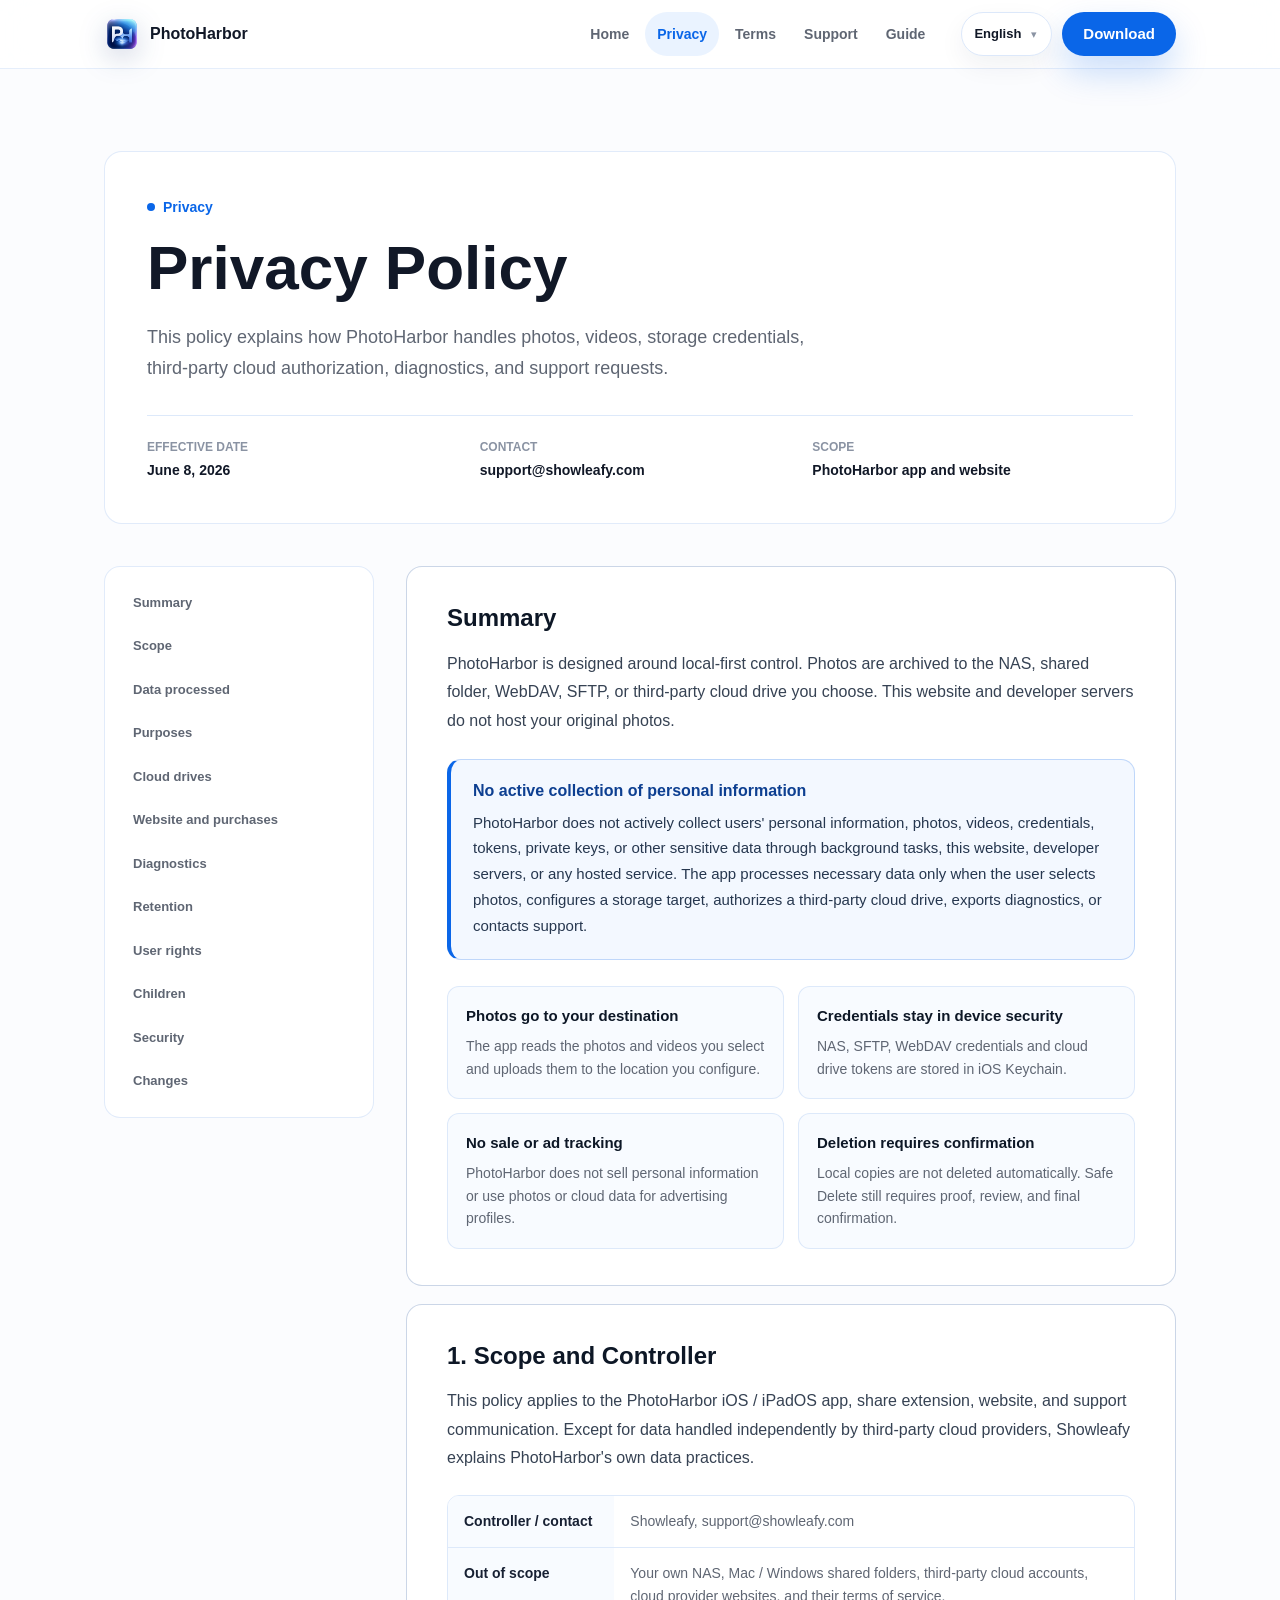
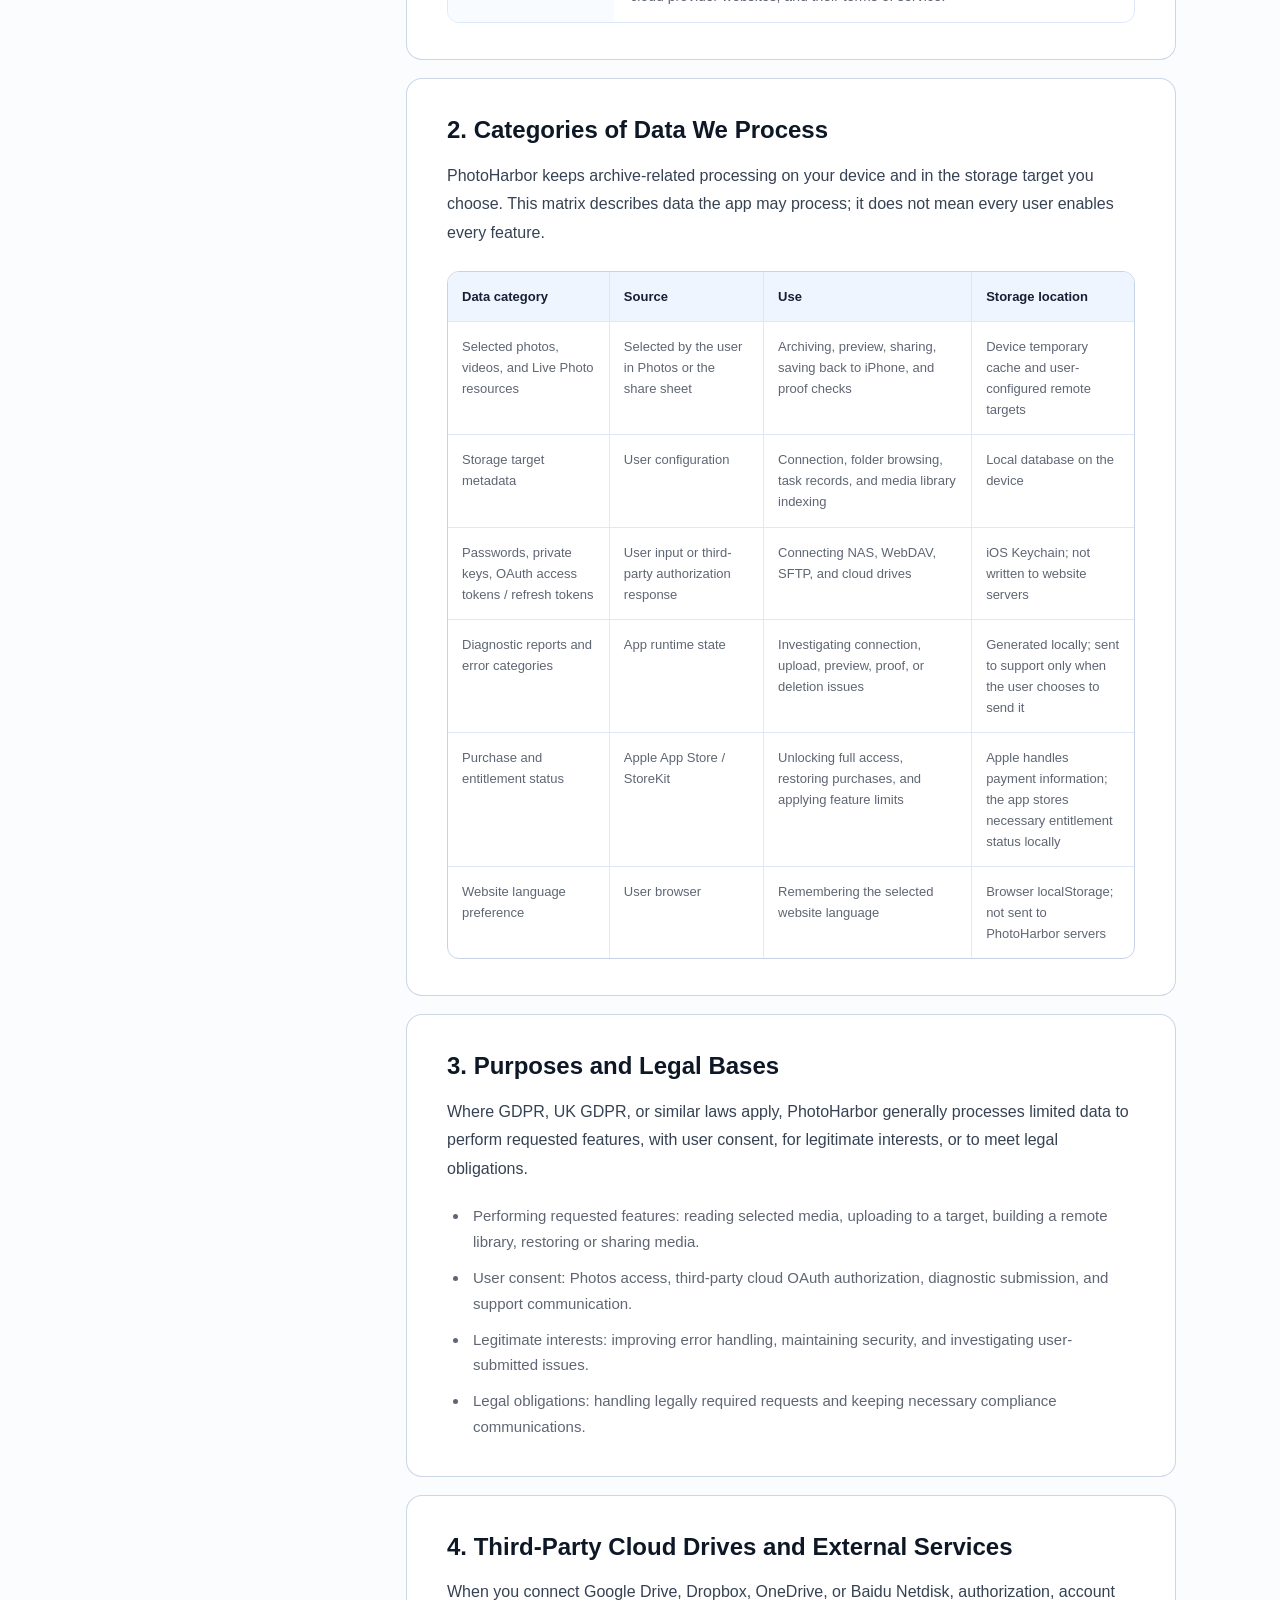
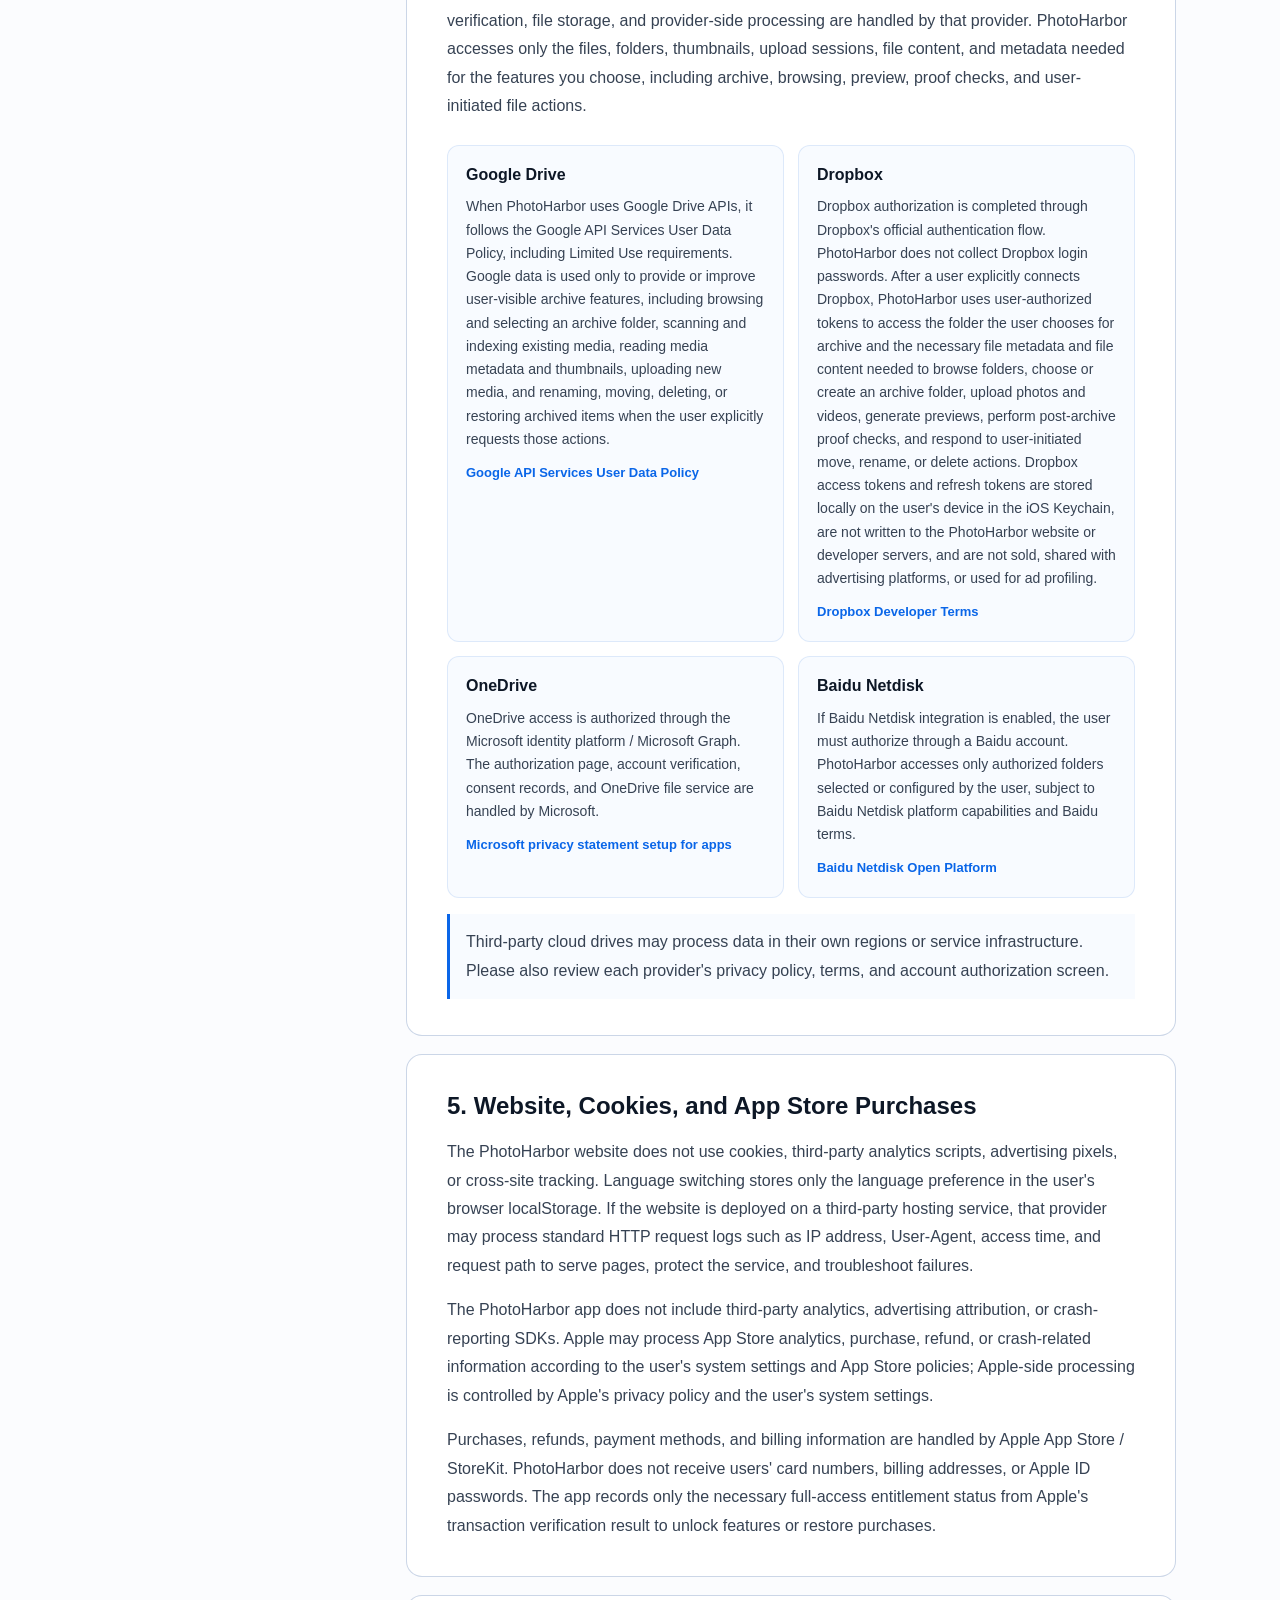
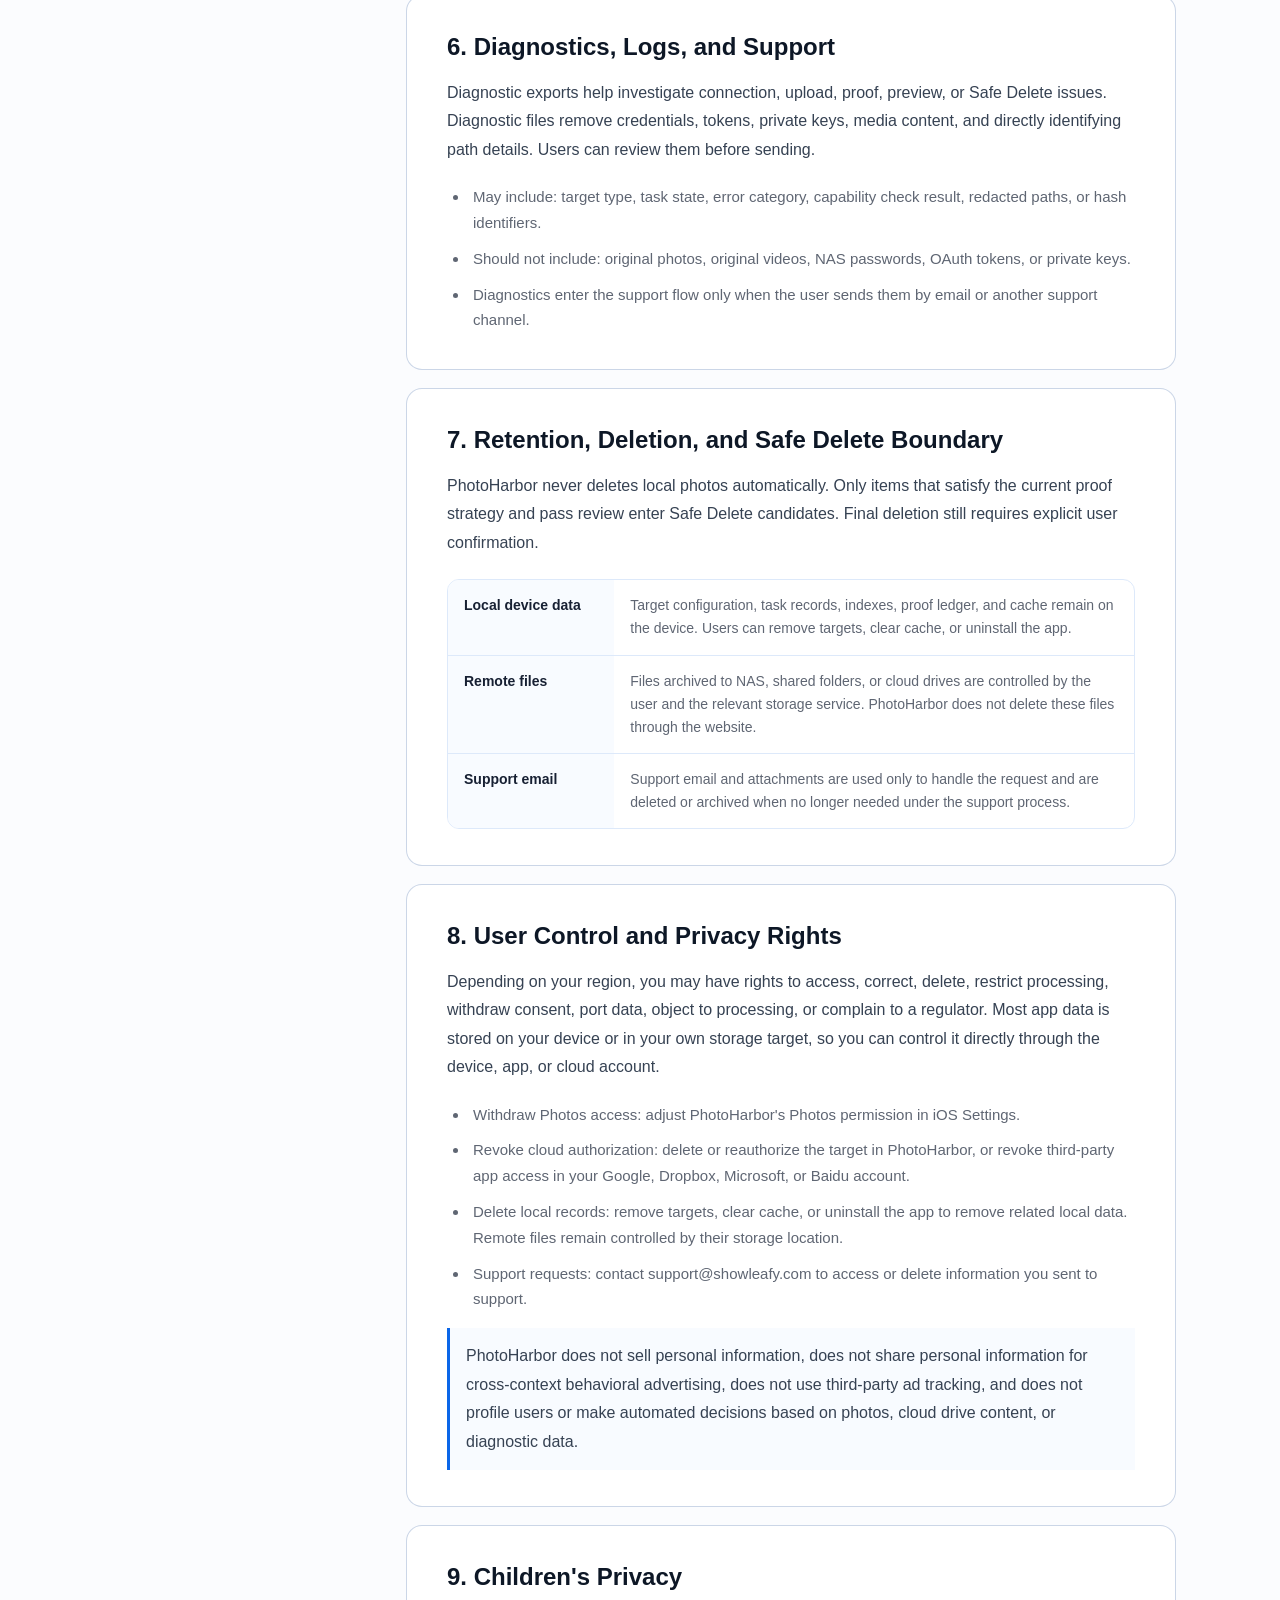
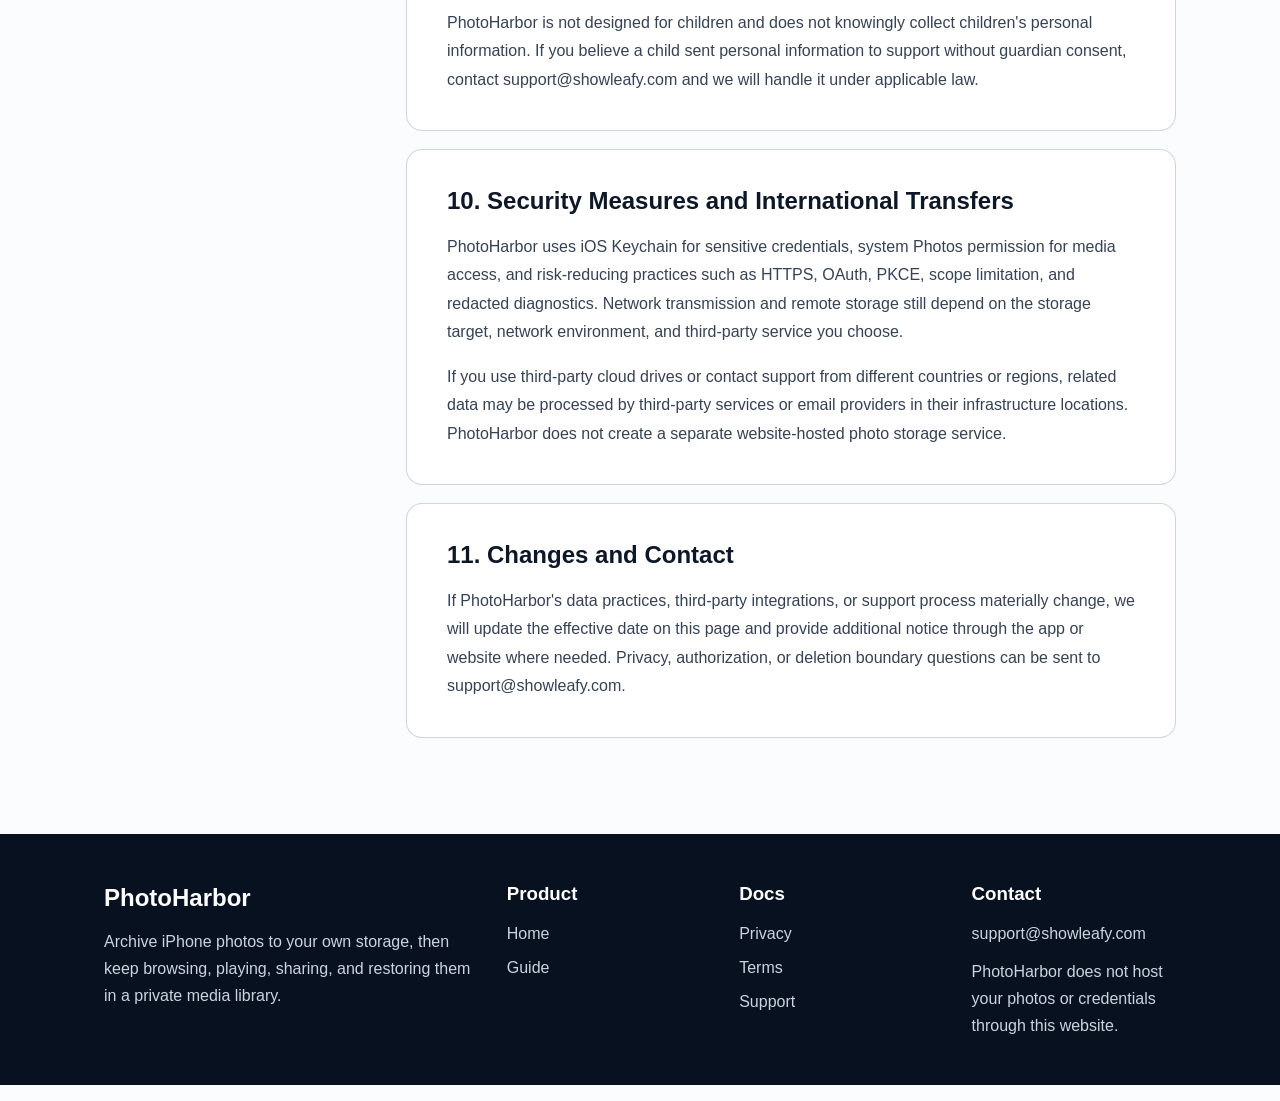
<file: privacy.html>
<!doctype html>
<html lang="zh-Hans">
  <head>
    <meta charset="utf-8">
    <meta name="viewport" content="width=device-width, initial-scale=1">
    <meta
      name="description"
      content="PhotoHarbor Privacy Policy covering photo access, storage targets, cloud drive authorization, diagnostics, retention, and user rights."
      data-i18n-content="meta_privacy_description"
    >
    <title>隐私政策 | PhotoHarbor</title>
    <link rel="icon" href="assets/app-icon.png" type="image/png">
    <link rel="apple-touch-icon" href="assets/app-icon.png">
    <link rel="stylesheet" href="assets/styles.css?v=20260617delegalfix">
  </head>
  <body class="legal-page" data-title-key="privacy_title">
    <header class="site-header">
      <nav class="nav" aria-label="Primary" data-i18n-aria-label="aria_primary_nav">
        <a class="brand" href="index.html"><img class="brand-mark" src="assets/app-icon.png" alt=""><span>PhotoHarbor</span></a>
        <div class="nav-links">
          <a href="index.html" data-i18n="nav_home">首页</a>
          <a href="privacy.html" aria-current="page" data-i18n="nav_privacy">隐私</a>
          <a href="terms.html" data-i18n="nav_terms">条款</a>
          <a href="support.html" data-i18n="nav_support">支持</a>
          <a href="guide.html" data-i18n="nav_guide">使用说明</a>
        </div>
        <div class="nav-actions">
          <div class="lang-switch">
            <label class="visually-hidden" for="site-language-privacy" data-i18n="language_picker_label">Website language</label>
            <select
              class="lang-select"
              id="site-language-privacy"
              aria-label="Website language"
              data-i18n-aria-label="language_picker_label"
            >
              <option value="en" data-i18n="language_option_en">English</option>
              <option value="zh-Hans" data-i18n="language_option_zh_hans">简体中文</option>
              <option value="zh-Hant" data-i18n="language_option_zh_hant">繁體中文</option>
              <option value="ja" data-i18n="language_option_ja">日本語</option>
              <option value="de" data-i18n="language_option_de">Deutsch</option>
            </select>
          </div>
          <a class="btn btn-primary" href="mailto:support@showleafy.com" data-i18n="nav_cta">下载 App</a>
        </div>
      </nav>
    </header>

    <main class="legal-main">
      <section class="page-hero legal-hero">
        <div class="page-hero-card legal-hero-card">
          <p class="eyebrow" data-i18n="nav_privacy">隐私</p>
          <h1 data-i18n="privacy_title">隐私政策</h1>
          <p class="page-hero-copy" data-i18n="privacy_intro">本政策说明 PhotoHarbor 如何处理照片、视频、存储目标凭据、第三方云盘授权、诊断信息和支持请求。</p>
          <div class="legal-meta" aria-label="Policy metadata" data-i18n-aria-label="aria_policy_metadata">
            <span><strong data-i18n="privacy_effective_label">生效日期</strong><em data-i18n="privacy_effective_date">2026 年 6 月 8 日</em></span>
            <span><strong data-i18n="privacy_contact_label">联系方式</strong><em>support@showleafy.com</em></span>
            <span><strong data-i18n="privacy_scope_label">适用范围</strong><em data-i18n="privacy_scope_value">PhotoHarbor App 与官网</em></span>
          </div>
        </div>
      </section>

      <div class="page-layout legal-layout">
        <div class="page-grid legal-grid">
          <aside class="toc legal-toc" aria-label="Privacy sections" data-i18n-aria-label="aria_privacy_sections">
            <a href="#summary" data-i18n="privacy_toc_summary">摘要</a>
            <a href="#scope" data-i18n="privacy_toc_scope">适用范围</a>
            <a href="#data" data-i18n="privacy_toc_data">处理的数据</a>
            <a href="#purposes" data-i18n="privacy_toc_purposes">用途与依据</a>
            <a href="#cloud" data-i18n="privacy_toc_cloud">第三方云盘</a>
            <a href="#website-purchase" data-i18n="privacy_toc_website_purchase">官网与购买</a>
            <a href="#diagnostics" data-i18n="privacy_toc_diag">诊断与支持</a>
            <a href="#retention" data-i18n="privacy_toc_retention">保留与删除</a>
            <a href="#rights" data-i18n="privacy_toc_rights">用户权利</a>
            <a href="#children" data-i18n="privacy_toc_children">儿童隐私</a>
            <a href="#security" data-i18n="privacy_toc_security">安全措施</a>
            <a href="#changes" data-i18n="privacy_toc_changes">变更与联系</a>
          </aside>
          <article class="page-content legal-content">
            <section class="page-section legal-section" id="summary">
              <h2 data-i18n="privacy_summary_title">摘要</h2>
              <p data-i18n="privacy_summary_text">PhotoHarbor 的核心设计是本地优先和用户控制。照片归档到你选择的 NAS、共享文件夹、WebDAV、SFTP 或第三方云盘；官网和开发者服务器不托管你的照片原件。</p>
              <div class="legal-primary-commitment">
                <strong data-i18n="privacy_no_active_collection_title">不会主动收集个人信息</strong>
                <p data-i18n="privacy_no_active_collection_text">PhotoHarbor 不会通过后台任务、官网、开发者服务器或任何托管服务主动收集用户的个人信息、照片、视频、凭据、token、私钥或其他敏感数据。只有在用户主动选择照片、配置存储目标、授权第三方云盘、导出诊断或联系支持时，App 才会为完成对应功能处理必要数据。</p>
              </div>
              <div class="legal-summary-grid" aria-label="Privacy summary" data-i18n-aria-label="aria_privacy_summary">
                <div>
                  <strong data-i18n="privacy_summary_1_title">照片归档到你的目标</strong>
                  <span data-i18n="privacy_summary_1_text">App 读取你选择的照片和视频，并上传到你配置的位置。</span>
                </div>
                <div>
                  <strong data-i18n="privacy_summary_2_title">凭据保存在设备安全区</strong>
                  <span data-i18n="privacy_summary_2_text">NAS、SFTP、WebDAV 凭据和云盘 token 存入 iOS Keychain。</span>
                </div>
                <div>
                  <strong data-i18n="privacy_summary_3_title">不出售、不用于广告追踪</strong>
                  <span data-i18n="privacy_summary_3_text">PhotoHarbor 不出售个人信息，也不会把照片或云盘数据用于广告画像。</span>
                </div>
                <div>
                  <strong data-i18n="privacy_summary_4_title">删除必须由用户确认</strong>
                  <span data-i18n="privacy_summary_4_text">本机副本不会自动删除；Safe Delete 仍需要 proof、复核和最终确认。</span>
                </div>
              </div>
            </section>

            <section class="page-section legal-section" id="scope">
              <h2 data-i18n="privacy_scope_title">1. 适用范围与控制者</h2>
              <p data-i18n="privacy_scope_text">本政策适用于 PhotoHarbor iOS / iPadOS App、分享扩展、官网和支持沟通。除第三方云盘平台自行处理的数据外，PhotoHarbor 由开发者 Showleafy 负责说明本产品自身的数据处理方式。</p>
              <dl class="legal-definition-list">
                <div><dt data-i18n="privacy_controller_label">数据控制者 / 联系方</dt><dd>Showleafy, support@showleafy.com</dd></div>
                <div><dt data-i18n="privacy_not_scope_label">不适用范围</dt><dd data-i18n="privacy_not_scope_text">你自己选择的 NAS、Mac / Windows 共享文件夹、第三方云盘账号、云盘平台网站及其服务条款。</dd></div>
              </dl>
            </section>

            <section class="page-section legal-section" id="data">
              <h2 data-i18n="privacy_data_title">2. 我们处理的数据类别</h2>
              <p data-i18n="privacy_data_text">PhotoHarbor 将归档相关的数据处理放在设备本地和用户选择的存储目标内。下列矩阵用于说明 App 可能处理的数据，而不是表示所有用户都会启用所有功能。</p>
              <div class="legal-table" role="table" aria-label="Data categories">
                <div class="legal-table-row legal-table-head" role="row">
                  <span role="columnheader" data-i18n="privacy_table_data">数据类别</span>
                  <span role="columnheader" data-i18n="privacy_table_source">来源</span>
                  <span role="columnheader" data-i18n="privacy_table_use">用途</span>
                  <span role="columnheader" data-i18n="privacy_table_storage">保存位置</span>
                </div>
                <div class="legal-table-row" role="row">
                  <span role="cell" data-i18n="privacy_data_photos">所选照片、视频、Live Photo 资源</span>
                  <span role="cell" data-i18n="privacy_source_user">用户在照片库或分享菜单中选择</span>
                  <span role="cell" data-i18n="privacy_use_archive">归档、预览、分享、保存回 iPhone、proof 检查</span>
                  <span role="cell" data-i18n="privacy_storage_targets">设备临时缓存与用户配置的远端目标</span>
                </div>
                <div class="legal-table-row" role="row">
                  <span role="cell" data-i18n="privacy_data_target_meta">存储目标元数据</span>
                  <span role="cell" data-i18n="privacy_source_user_config">用户配置</span>
                  <span role="cell" data-i18n="privacy_use_target">连接、文件夹浏览、任务记录、媒体库索引</span>
                  <span role="cell" data-i18n="privacy_storage_local_db">设备本地数据库</span>
                </div>
                <div class="legal-table-row" role="row">
                  <span role="cell" data-i18n="privacy_data_credentials">密码、私钥、OAuth access token / refresh token</span>
                  <span role="cell" data-i18n="privacy_source_auth">用户输入或第三方授权返回</span>
                  <span role="cell" data-i18n="privacy_use_auth">连接 NAS、WebDAV、SFTP 和云盘</span>
                  <span role="cell" data-i18n="privacy_storage_keychain">iOS Keychain；不写入官网服务器</span>
                </div>
                <div class="legal-table-row" role="row">
                  <span role="cell" data-i18n="privacy_data_diag">诊断报告与错误类别</span>
                  <span role="cell" data-i18n="privacy_source_app">App 运行状态</span>
                  <span role="cell" data-i18n="privacy_use_support">定位连接、上传、预览、proof 或删除问题</span>
                  <span role="cell" data-i18n="privacy_storage_user_sent">设备本地生成；仅在用户主动发送后进入支持邮箱</span>
                </div>
                <div class="legal-table-row" role="row">
                  <span role="cell" data-i18n="privacy_data_purchase">购买与授权状态</span>
                  <span role="cell" data-i18n="privacy_source_apple">Apple App Store / StoreKit</span>
                  <span role="cell" data-i18n="privacy_use_purchase">解锁完整版、恢复购买、判断功能额度</span>
                  <span role="cell" data-i18n="privacy_storage_purchase">Apple 处理付款信息；App 本地保存必要的授权状态</span>
                </div>
                <div class="legal-table-row" role="row">
                  <span role="cell" data-i18n="privacy_data_website_pref">官网语言偏好</span>
                  <span role="cell" data-i18n="privacy_source_browser">用户浏览器</span>
                  <span role="cell" data-i18n="privacy_use_language">记住官网中英文显示选择</span>
                  <span role="cell" data-i18n="privacy_storage_browser">浏览器 localStorage；不发送给 PhotoHarbor 服务器</span>
                </div>
              </div>
            </section>

            <section class="page-section legal-section" id="purposes">
              <h2 data-i18n="privacy_purpose_title">3. 处理目的与法律依据</h2>
              <p data-i18n="privacy_purpose_text">在需要适用 GDPR、UK GDPR 或类似法律的地区，PhotoHarbor 通常基于履行用户请求的功能、用户同意、合法利益和法律义务处理有限数据。</p>
              <ul class="legal-list">
                <li data-i18n="privacy_purpose_1">履行功能请求：读取用户选择的媒体、上传到目标位置、建立远端媒体库、恢复或分享媒体。</li>
                <li data-i18n="privacy_purpose_2">用户同意：照片库访问、第三方云盘 OAuth 授权、诊断报告发送和支持沟通。</li>
                <li data-i18n="privacy_purpose_3">合法利益：改进错误处理、维护安全、排查用户主动提交的问题。</li>
                <li data-i18n="privacy_purpose_4">法律义务：处理适用法律要求的请求、记录必要的合规沟通。</li>
              </ul>
            </section>

            <section class="page-section legal-section" id="cloud">
              <h2 data-i18n="privacy_cloud_title">4. 第三方云盘与外部服务</h2>
              <p data-i18n="privacy_cloud_text">当你连接 Google Drive、Dropbox、OneDrive 或百度网盘时，授权、账号身份校验、文件存储和平台侧处理由对应服务提供方执行。PhotoHarbor 仅按你选择的功能访问必要的文件、文件夹、缩略图、上传会话、文件内容和元数据，用于完成归档、浏览、预览、proof 检查和用户主动发起的文件操作。</p>
              <div class="provider-list">
                <article>
                  <h3>Google Drive</h3>
                  <p data-i18n="privacy_google_text">PhotoHarbor 使用 Google Drive API 时，会遵守 Google API Services User Data Policy，包括 Limited Use 要求。Google 数据仅用于提供或改进用户可见的归档功能，包括浏览和选择归档文件夹、扫描并索引已存在的媒体、读取媒体元数据和缩略图、上传新媒体，以及在用户明确操作时重命名、移动、删除或恢复已归档项目。</p>
                  <a href="https://developers.google.com/terms/api-services-user-data-policy" target="_blank" rel="noopener" data-i18n="privacy_google_link">Google API 用户数据政策</a>
                </article>
                <article>
                  <h3>Dropbox</h3>
                  <p data-i18n="privacy_dropbox_text">Dropbox 授权通过 Dropbox 官方认证流程完成。PhotoHarbor 不收集 Dropbox 登录密码。用户主动连接 Dropbox 后，PhotoHarbor 会使用用户授权的 token 读取其选择用于归档的文件夹及必要的文件元数据与文件内容，用于浏览目录、选择或创建归档文件夹、上传照片和视频、生成预览、执行归档完成后的 proof 检查，以及响应用户明确发起的移动、重命名或删除操作。Dropbox access token 与 refresh token 保存在用户设备本地的 iOS Keychain，不会写入 PhotoHarbor 官网或开发者服务器，也不会出售、分享给广告平台或用于广告画像。</p>
                  <a href="https://www.dropbox.com/developers/reference/tos" target="_blank" rel="noopener" data-i18n="privacy_dropbox_link">Dropbox Developer Terms</a>
                </article>
                <article>
                  <h3>OneDrive</h3>
                  <p data-i18n="privacy_onedrive_text">OneDrive 访问通过 Microsoft identity platform / Microsoft Graph 授权。授权页、账号验证、同意记录和 OneDrive 文件服务由 Microsoft 处理。</p>
                  <a href="https://learn.microsoft.com/en-us/entra/identity-platform/howto-add-terms-of-service-privacy-statement" target="_blank" rel="noopener" data-i18n="privacy_onedrive_link">Microsoft 应用隐私声明配置说明</a>
                </article>
                <article>
                  <h3 data-i18n="privacy_baidu_title">百度网盘</h3>
                  <p data-i18n="privacy_baidu_text">如启用百度网盘集成，用户需要通过百度账号授权。PhotoHarbor 只在授权范围内访问用户选择或配置的网盘目录，并受百度网盘开放平台能力和百度相关条款限制。</p>
                  <a href="https://pan.baidu.com/union" target="_blank" rel="noopener" data-i18n="privacy_baidu_link">百度网盘开放平台</a>
                </article>
              </div>
              <p class="legal-note" data-i18n="privacy_cloud_note">第三方云盘可能在其所在地区或服务基础设施中处理数据。请同时查看对应服务的隐私政策、服务条款和账号授权页面。</p>
            </section>

            <section class="page-section legal-section" id="website-purchase">
              <h2 data-i18n="privacy_website_purchase_title">5. 官网、Cookie 与 App Store 购买</h2>
              <p data-i18n="privacy_website_text">PhotoHarbor 官网不使用 Cookie、第三方统计脚本、广告像素或跨站追踪。语言切换只会把语言偏好保存到用户浏览器的 localStorage。若官网部署在第三方托管服务上，托管服务可能为了提供网页访问、安全防护和故障排查处理标准 HTTP 请求日志，例如 IP 地址、User-Agent、访问时间和请求路径。</p>
              <p data-i18n="privacy_analytics_text">PhotoHarbor App 不内置第三方统计、广告归因或崩溃上报 SDK。Apple 可能根据用户的系统设置和 App Store 政策处理 App Store 分析、购买、退款或崩溃相关信息；这类 Apple 侧处理受 Apple 隐私政策和用户的系统设置控制。</p>
              <p data-i18n="privacy_purchase_text">PhotoHarbor 的购买、退款、付款方式和账单信息由 Apple App Store / StoreKit 处理。PhotoHarbor 不接收用户的银行卡号、账单地址或 Apple ID 密码；App 只会根据 Apple 返回的交易验证结果记录必要的完整版授权状态，用于解锁功能或恢复购买。</p>
            </section>

            <section class="page-section legal-section" id="diagnostics">
              <h2 data-i18n="privacy_diag_title">6. 诊断、日志与支持</h2>
              <p data-i18n="privacy_diag_text">诊断导出用于定位连接、上传、proof、预览或 Safe Delete 问题。诊断文件会移除凭据、token、私钥、媒体内容和可直接识别的路径细节；发送前用户可以自行查看。</p>
              <ul class="legal-list">
                <li data-i18n="privacy_diag_1">可能包含：目标类型、任务状态、错误类别、能力检查结果、脱敏路径或哈希标识。</li>
                <li data-i18n="privacy_diag_2">不应包含：照片原件、视频原件、NAS 密码、OAuth token、私钥。</li>
                <li data-i18n="privacy_diag_3">只有当用户主动通过邮件或其他支持渠道发送时，诊断内容才会进入支持处理流程。</li>
              </ul>
            </section>

            <section class="page-section legal-section" id="retention">
              <h2 data-i18n="privacy_retention_title">7. 保留、删除与 Safe Delete 边界</h2>
              <p data-i18n="privacy_retention_text">PhotoHarbor 不会自动删除本机照片。只有满足当前 proof 策略并通过复核的项目，才会进入 Safe Delete 候选；最终删除仍由用户明确确认。</p>
              <dl class="legal-definition-list">
                <div><dt data-i18n="privacy_retention_local_label">设备本地数据</dt><dd data-i18n="privacy_retention_local_text">目标配置、任务记录、索引、proof ledger 和缓存保留在设备内，用户可通过 App 删除目标、清理缓存或卸载 App。</dd></div>
                <div><dt data-i18n="privacy_retention_remote_label">远端文件</dt><dd data-i18n="privacy_retention_remote_text">归档到 NAS、共享文件夹或云盘的文件由用户和对应存储服务控制，PhotoHarbor 不会通过官网删除这些文件。</dd></div>
                <div><dt data-i18n="privacy_retention_support_label">支持邮件</dt><dd data-i18n="privacy_retention_support_text">支持邮件和附件仅用于处理请求，并会在不再需要时按支持流程删除或归档。</dd></div>
              </dl>
            </section>

            <section class="page-section legal-section" id="rights">
              <h2 data-i18n="privacy_rights_title">8. 用户控制与隐私权利</h2>
              <p data-i18n="privacy_rights_text">根据你所在地区，可能享有访问、更正、删除、限制处理、撤回同意、数据可携带、反对处理、投诉等权利。多数 App 数据保存在你的设备或你自己的存储目标中，因此你可以直接通过设备、App 或对应云盘账号进行控制。</p>
              <ul class="legal-list">
                <li data-i18n="privacy_rights_1">撤回照片权限：在 iOS 设置中调整 PhotoHarbor 的照片访问权限。</li>
                <li data-i18n="privacy_rights_2">撤回云盘授权：在 PhotoHarbor 删除或重新授权目标，也可以在 Google、Dropbox、Microsoft 或百度账号中撤销第三方 App 授权。</li>
                <li data-i18n="privacy_rights_3">删除本地记录：删除目标、清理缓存或卸载 App 可移除设备上的相关本地数据，远端文件仍由对应存储位置控制。</li>
                <li data-i18n="privacy_rights_4">联系请求：如需访问或删除已发送给支持邮箱的信息，请联系 support@showleafy.com。</li>
              </ul>
              <p class="legal-note" data-i18n="privacy_sale_note">PhotoHarbor 不出售个人信息，不共享个人信息用于跨上下文行为广告，不使用第三方广告追踪，也不会基于用户照片、云盘内容或诊断数据进行画像或自动化决策。</p>
            </section>

            <section class="page-section legal-section" id="children">
              <h2 data-i18n="privacy_children_title">9. 儿童隐私</h2>
              <p data-i18n="privacy_children_text">PhotoHarbor 不是面向儿童设计的 App，也不有意收集儿童个人信息。若你认为儿童未经监护人同意向支持渠道发送了个人信息，请联系 support@showleafy.com，我们会按适用法律处理。</p>
            </section>

            <section class="page-section legal-section" id="security">
              <h2 data-i18n="privacy_security_title">10. 安全措施与跨境说明</h2>
              <p data-i18n="privacy_security_text">PhotoHarbor 使用 iOS Keychain 保存敏感凭据，使用系统照片权限控制媒体访问，并通过 HTTPS、OAuth、PKCE、授权范围限制和脱敏诊断降低风险。任何网络传输和远端保存仍取决于你选择的存储目标、网络环境和第三方服务。</p>
              <p data-i18n="privacy_transfer_text">如果你使用第三方云盘或从不同国家/地区联系支持，相关数据可能由第三方服务或邮件服务在其基础设施所在地处理。PhotoHarbor 不会为官网单独建立照片托管服务。</p>
            </section>

            <section class="page-section legal-section" id="changes">
              <h2 data-i18n="privacy_changes_title">11. 政策变更与联系</h2>
              <p data-i18n="privacy_changes_text">如果 PhotoHarbor 的数据处理方式、第三方集成或支持流程发生重要变化，我们会更新本页面的生效日期，并在必要时通过 App 或官网提供额外提示。隐私、授权或删除边界问题可发送至 support@showleafy.com。</p>
            </section>
          </article>
        </div>
      </div>
    </main>

    <footer class="site-footer">
      <div class="footer-inner">
        <div><h2>PhotoHarbor</h2><p data-i18n="footer_intro">把照片归档到你自己的存储位置，在证明远端副本可读后，再决定是否释放本机空间。</p></div>
        <div><h3 data-i18n="footer_product">产品</h3><div class="footer-links"><a href="index.html" data-i18n="nav_home">首页</a><a href="guide.html" data-i18n="nav_guide">使用说明</a></div></div>
        <div><h3 data-i18n="footer_docs">文档</h3><div class="footer-links"><a href="privacy.html" data-i18n="nav_privacy">隐私</a><a href="terms.html" data-i18n="nav_terms">条款</a><a href="support.html" data-i18n="nav_support">支持</a></div></div>
        <div><h3 data-i18n="footer_contact">联系</h3><div class="footer-links"><a href="mailto:support@showleafy.com">support@showleafy.com</a></div><p data-i18n="footer_privacy_note">PhotoHarbor 不通过官网托管你的照片或凭据。</p></div>
      </div>
    </footer>
    <script src="assets/app.js?v=20260617delegalfix"></script>
  </body>
</html>
</file>
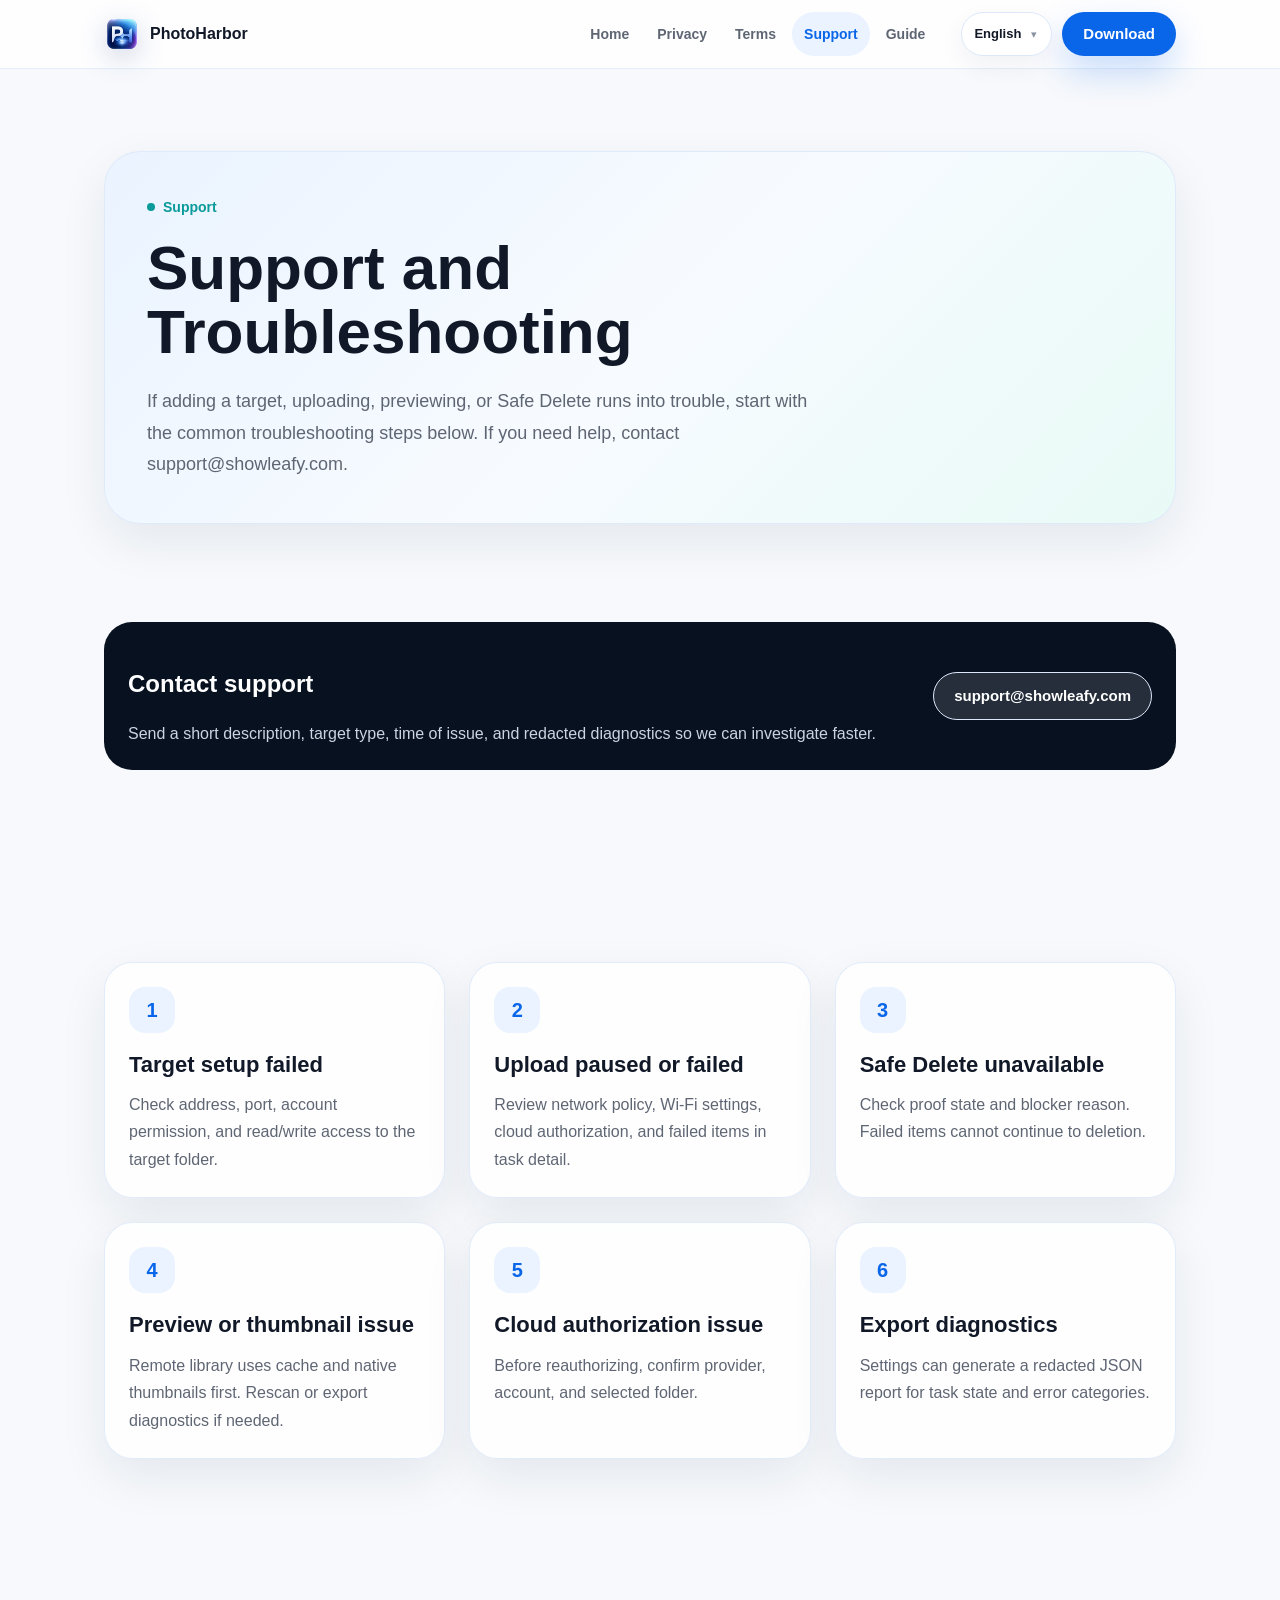
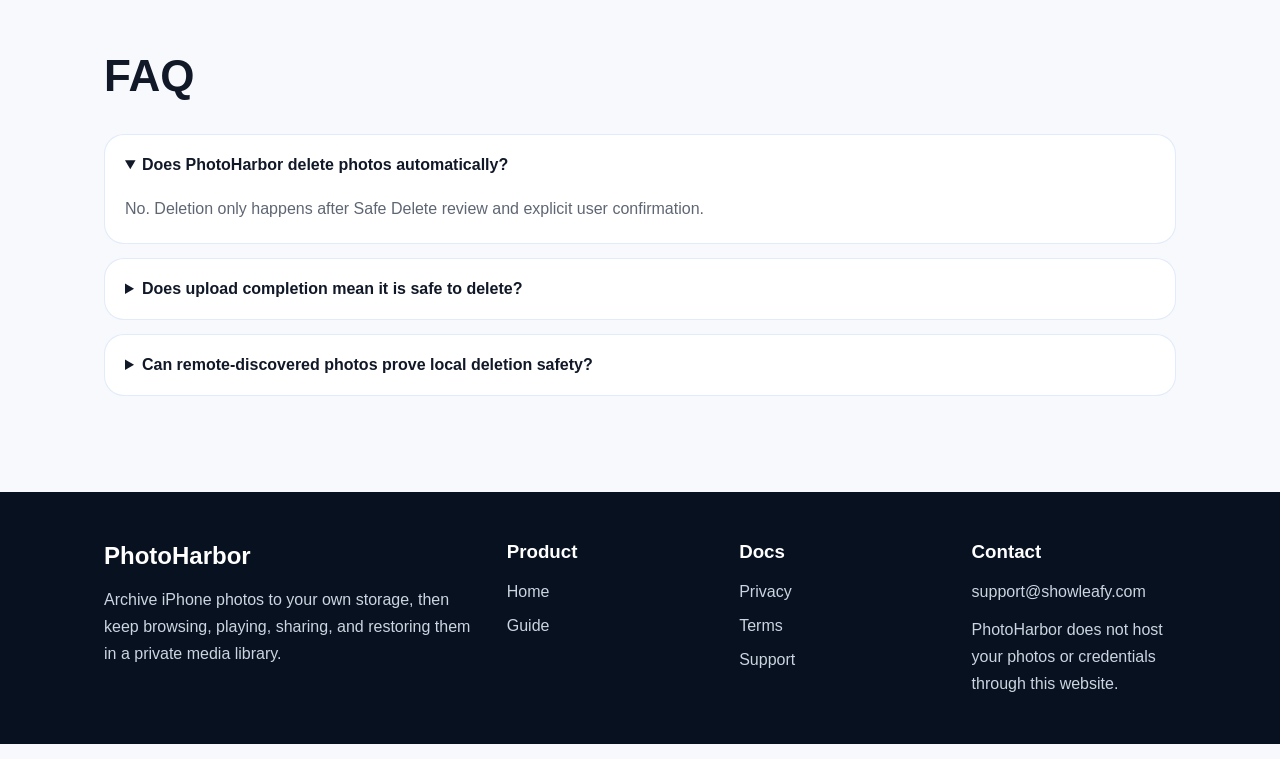
<file: support.html>
<!doctype html>
<html lang="zh-Hans">
  <head>
    <meta charset="utf-8">
    <meta name="viewport" content="width=device-width, initial-scale=1">
    <meta
      name="description"
      content="PhotoHarbor support and troubleshooting."
      data-i18n-content="meta_support_description"
    >
    <title>支持 | PhotoHarbor</title>
    <link rel="icon" href="assets/app-icon.png" type="image/png">
    <link rel="apple-touch-icon" href="assets/app-icon.png">
    <link rel="stylesheet" href="assets/styles.css?v=20260617delegalfix">
  </head>
  <body data-title-key="support_title">
    <header class="site-header">
      <nav class="nav" aria-label="Primary" data-i18n-aria-label="aria_primary_nav">
        <a class="brand" href="index.html"><img class="brand-mark" src="assets/app-icon.png" alt=""><span>PhotoHarbor</span></a>
        <div class="nav-links">
          <a href="index.html" data-i18n="nav_home">首页</a>
          <a href="privacy.html" data-i18n="nav_privacy">隐私</a>
          <a href="terms.html" data-i18n="nav_terms">条款</a>
          <a href="support.html" aria-current="page" data-i18n="nav_support">支持</a>
          <a href="guide.html" data-i18n="nav_guide">使用说明</a>
        </div>
        <div class="nav-actions">
          <div class="lang-switch">
            <label class="visually-hidden" for="site-language-support" data-i18n="language_picker_label">Website language</label>
            <select
              class="lang-select"
              id="site-language-support"
              aria-label="Website language"
              data-i18n-aria-label="language_picker_label"
            >
              <option value="en" data-i18n="language_option_en">English</option>
              <option value="zh-Hans" data-i18n="language_option_zh_hans">简体中文</option>
              <option value="zh-Hant" data-i18n="language_option_zh_hant">繁體中文</option>
              <option value="ja" data-i18n="language_option_ja">日本語</option>
              <option value="de" data-i18n="language_option_de">Deutsch</option>
            </select>
          </div>
          <a class="btn btn-primary" href="mailto:support@showleafy.com" data-i18n="nav_cta">下载 App</a>
        </div>
      </nav>
    </header>

    <main>
      <section class="page-hero">
        <div class="page-hero-card">
          <p class="eyebrow" data-i18n="nav_support">支持</p>
          <h1 data-i18n="support_title">我们一起把归档链路收口</h1>
          <p class="page-hero-copy" data-i18n="support_intro">如果连接、上传、证明或 Safe Delete 出现问题，先看影响范围，再按步骤处理。需要帮助时请联系 support@showleafy.com。</p>
        </div>
      </section>

      <section class="section section-tight">
        <div class="contact-card">
          <div>
            <h2 data-i18n="support_contact_title">联系支持</h2>
            <p data-i18n="support_contact_text">发送问题描述、目标类型、发生时间和脱敏诊断文件，我们会更快定位。</p>
          </div>
          <a class="btn btn-secondary" href="mailto:support@showleafy.com" data-i18n="support_email">support@showleafy.com</a>
        </div>
      </section>

      <section class="section">
        <div class="grid grid-3">
          <article class="card"><div class="icon-bubble">1</div><h3 data-i18n="support_card_1">添加目标失败</h3><p data-i18n="support_card_1_text">检查地址、端口、账号权限和目标目录读写能力。</p></article>
          <article class="card"><div class="icon-bubble">2</div><h3 data-i18n="support_card_2">上传暂停或失败</h3><p data-i18n="support_card_2_text">确认网络策略、Wi-Fi 设置、云盘授权和任务详情中的失败项。</p></article>
          <article class="card"><div class="icon-bubble">3</div><h3 data-i18n="support_card_3">Safe Delete 不可用</h3><p data-i18n="support_card_3_text">查看 proof 状态和阻断原因。失败项不得继续删除。</p></article>
          <article class="card"><div class="icon-bubble">4</div><h3 data-i18n="support_card_4">预览或缩略图异常</h3><p data-i18n="support_card_4_text">远端媒体库会先尝试缓存和原生缩略图，失败时可重新扫描或导出诊断。</p></article>
          <article class="card"><div class="icon-bubble">5</div><h3 data-i18n="support_card_5">云盘授权问题</h3><p data-i18n="support_card_5_text">重新授权前确认 provider、账号和文件夹选择是否正确。</p></article>
          <article class="card"><div class="icon-bubble">6</div><h3 data-i18n="support_card_6">导出诊断</h3><p data-i18n="support_card_6_text">设置页可生成脱敏 JSON，用于说明任务状态和错误类别。</p></article>
        </div>
      </section>

      <section class="section">
        <div class="section-header">
          <h2 data-i18n="support_faq_title">常见问题</h2>
        </div>
        <div class="faq">
          <details open>
            <summary data-i18n="support_q1">PhotoHarbor 会自动删除照片吗？</summary>
            <p data-i18n="support_a1">不会。删除只会在 Safe Delete 复核后，由用户明确确认触发。</p>
          </details>
          <details>
            <summary data-i18n="support_q2">上传完成是否代表可以删除？</summary>
            <p data-i18n="support_a2">不代表。必须等远端可读证明完成，且没有阻断原因，才会进入删除复核。</p>
          </details>
          <details>
            <summary data-i18n="support_q3">远端发现的照片可以作为删除依据吗？</summary>
            <p data-i18n="support_a3">默认不可以。远端发现项没有归档 proof，不能伪装成本机可删资产。</p>
          </details>
        </div>
      </section>
    </main>

    <footer class="site-footer">
      <div class="footer-inner">
        <div><h2>PhotoHarbor</h2><p data-i18n="footer_intro">把照片归档到你自己的存储位置，在证明远端副本可读后，再决定是否释放本机空间。</p></div>
        <div><h3 data-i18n="footer_product">产品</h3><div class="footer-links"><a href="index.html" data-i18n="nav_home">首页</a><a href="guide.html" data-i18n="nav_guide">使用说明</a></div></div>
        <div><h3 data-i18n="footer_docs">文档</h3><div class="footer-links"><a href="privacy.html" data-i18n="nav_privacy">隐私</a><a href="terms.html" data-i18n="nav_terms">条款</a><a href="support.html" data-i18n="nav_support">支持</a></div></div>
        <div><h3 data-i18n="footer_contact">联系</h3><div class="footer-links"><a href="mailto:support@showleafy.com">support@showleafy.com</a></div><p data-i18n="footer_privacy_note">PhotoHarbor 不通过官网托管你的照片或凭据。</p></div>
      </div>
    </footer>
    <script src="assets/app.js?v=20260617delegalfix"></script>
  </body>
</html>
</file>
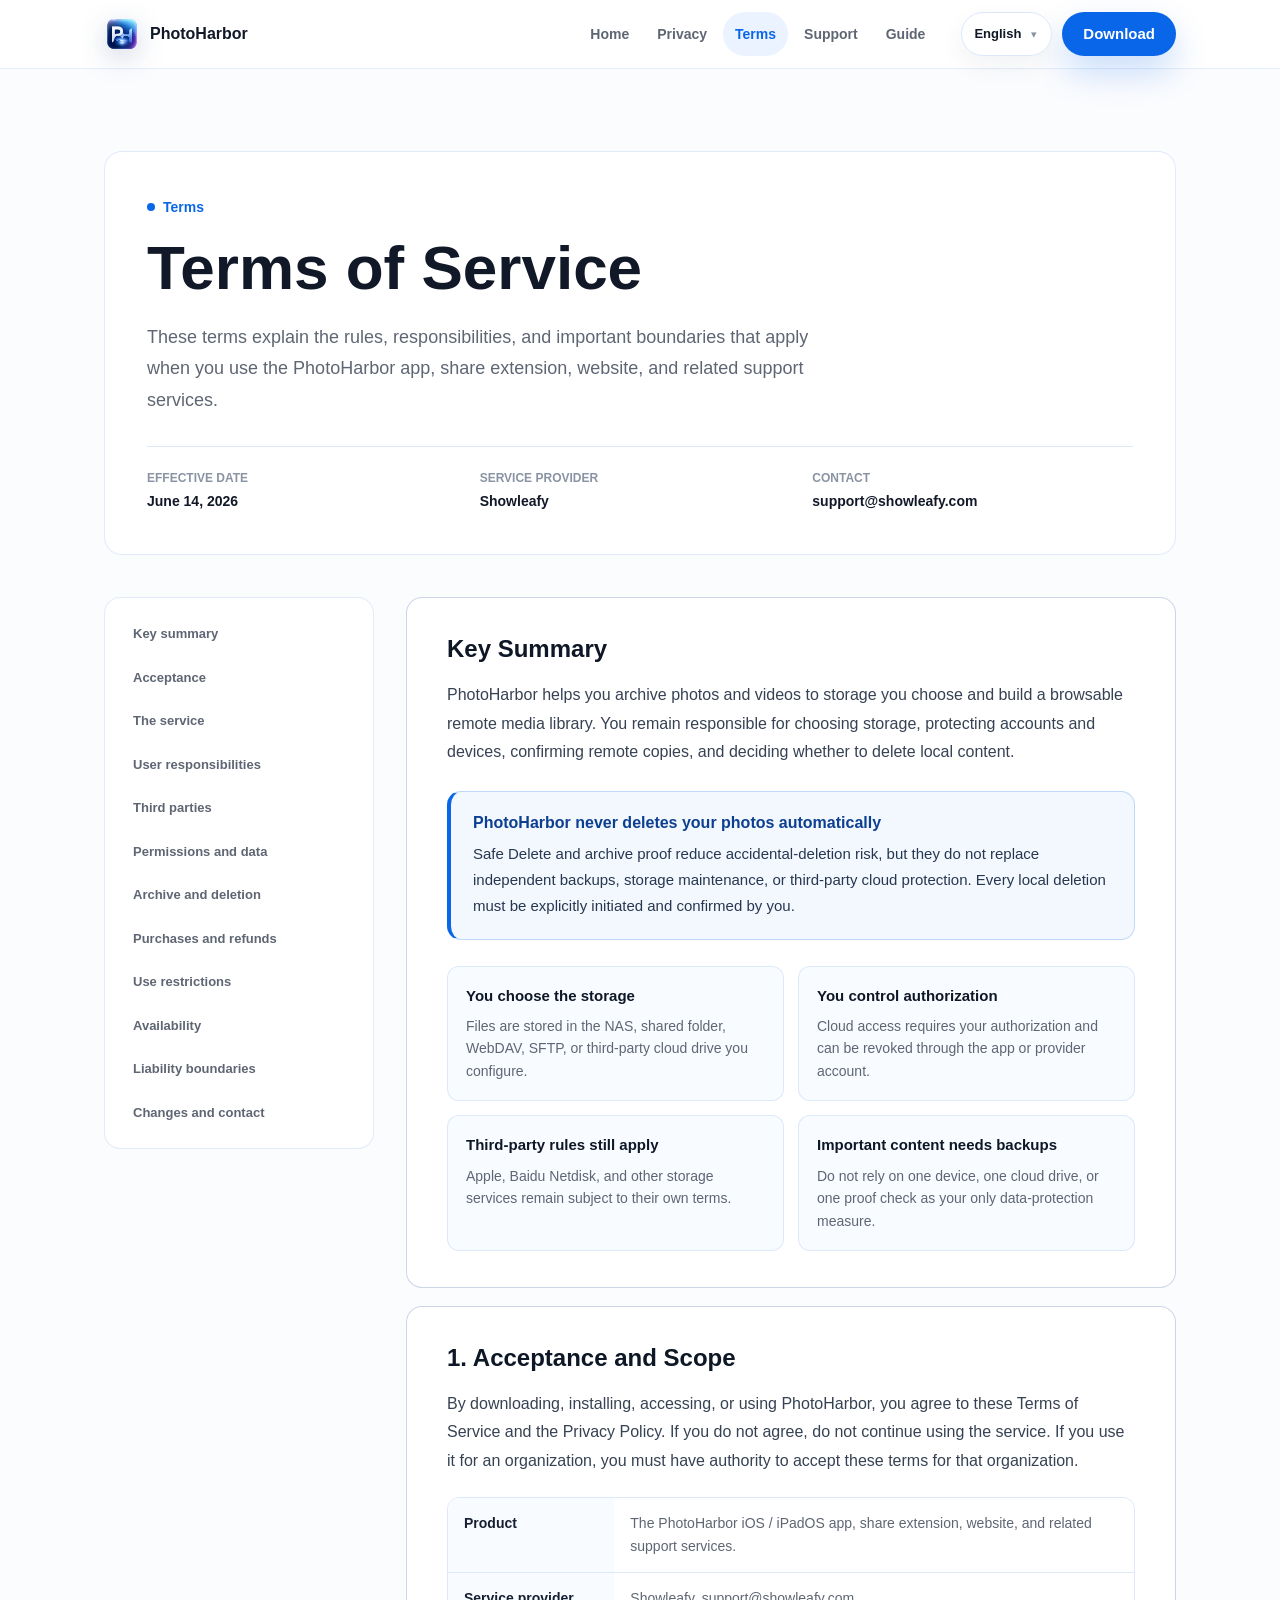
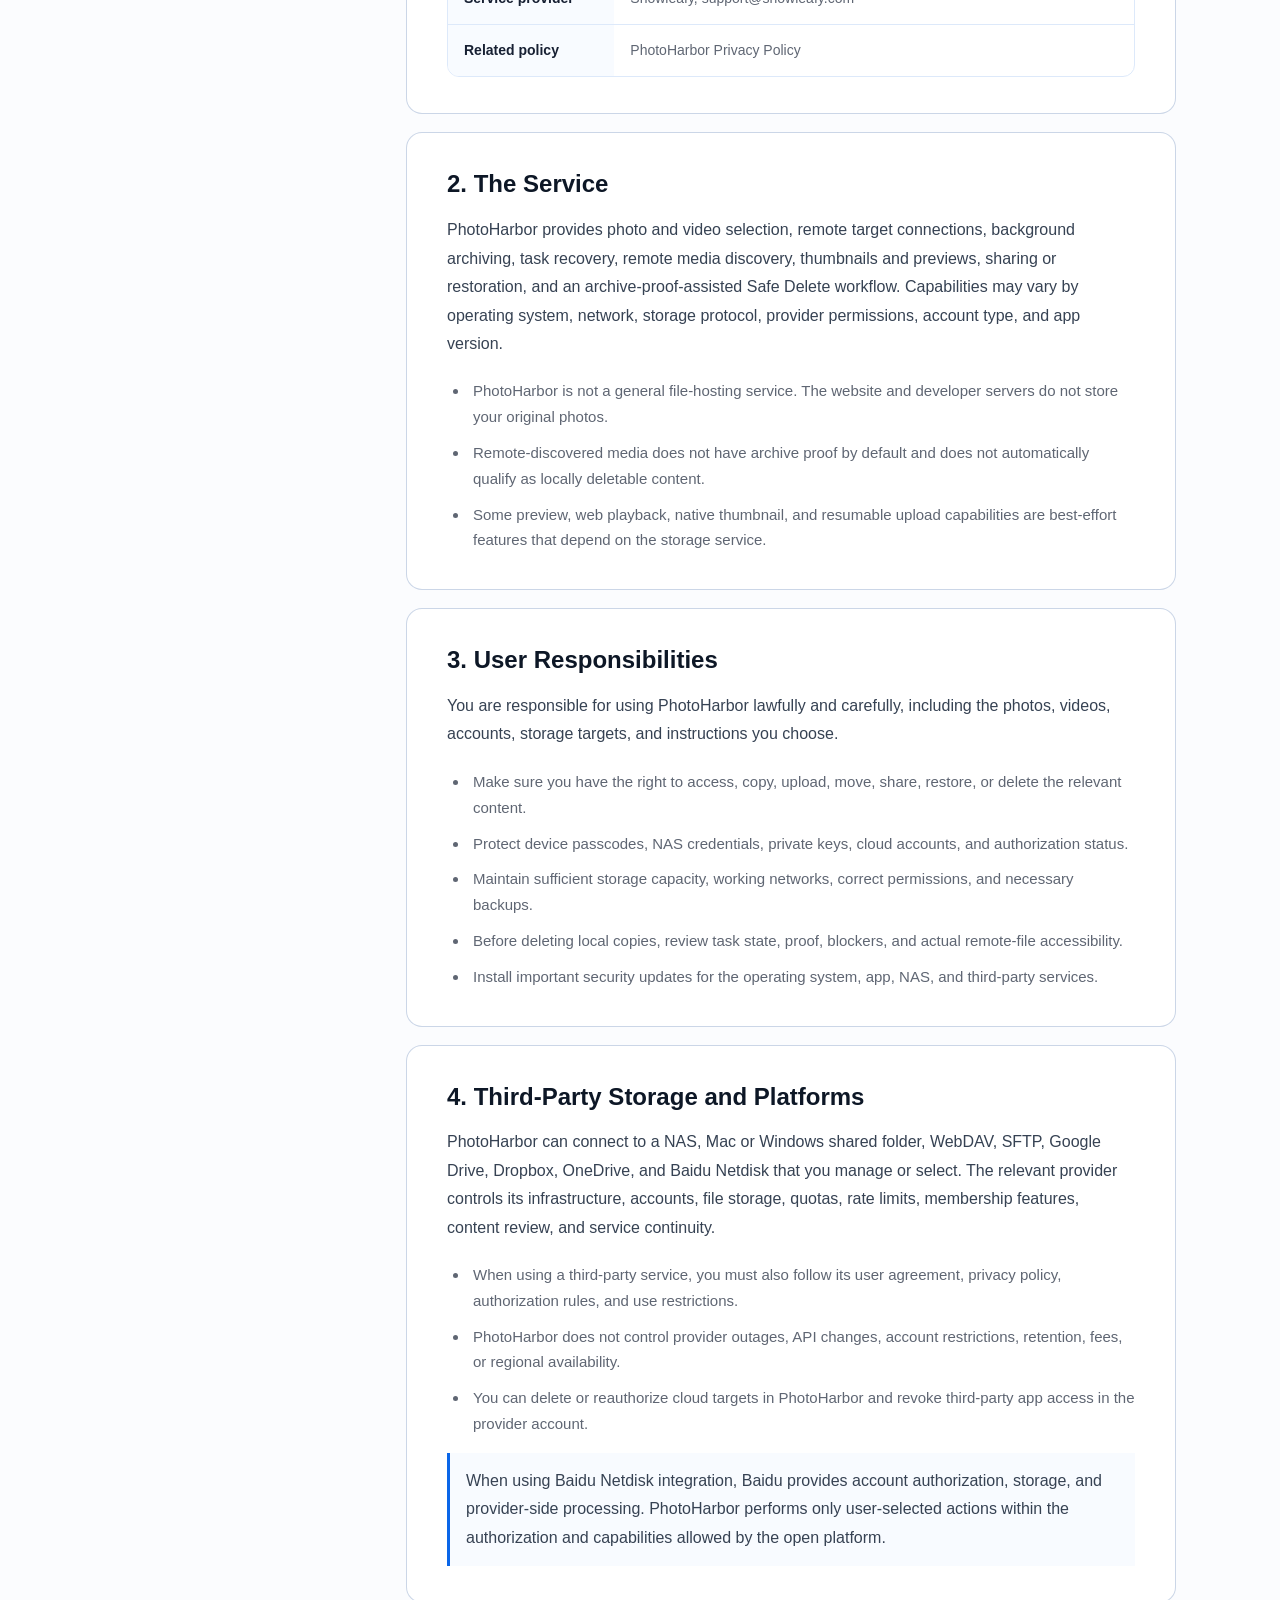
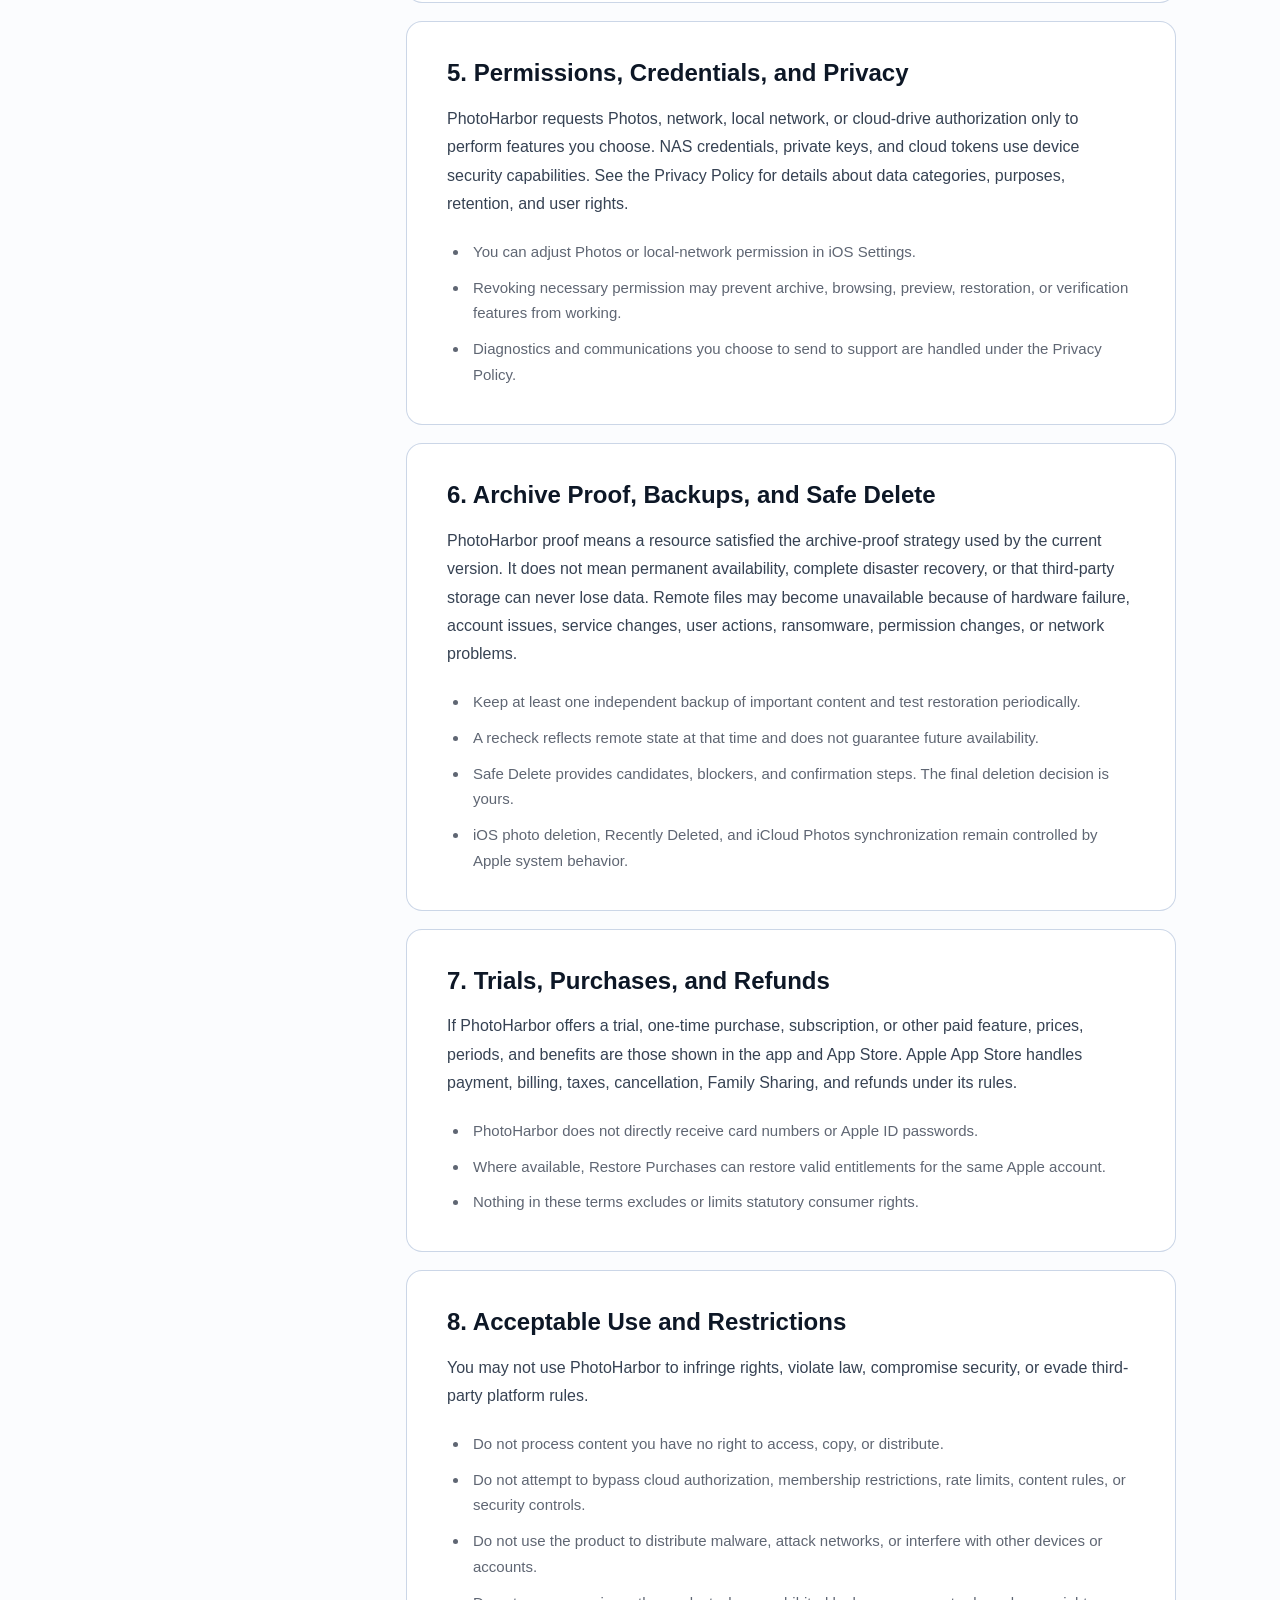
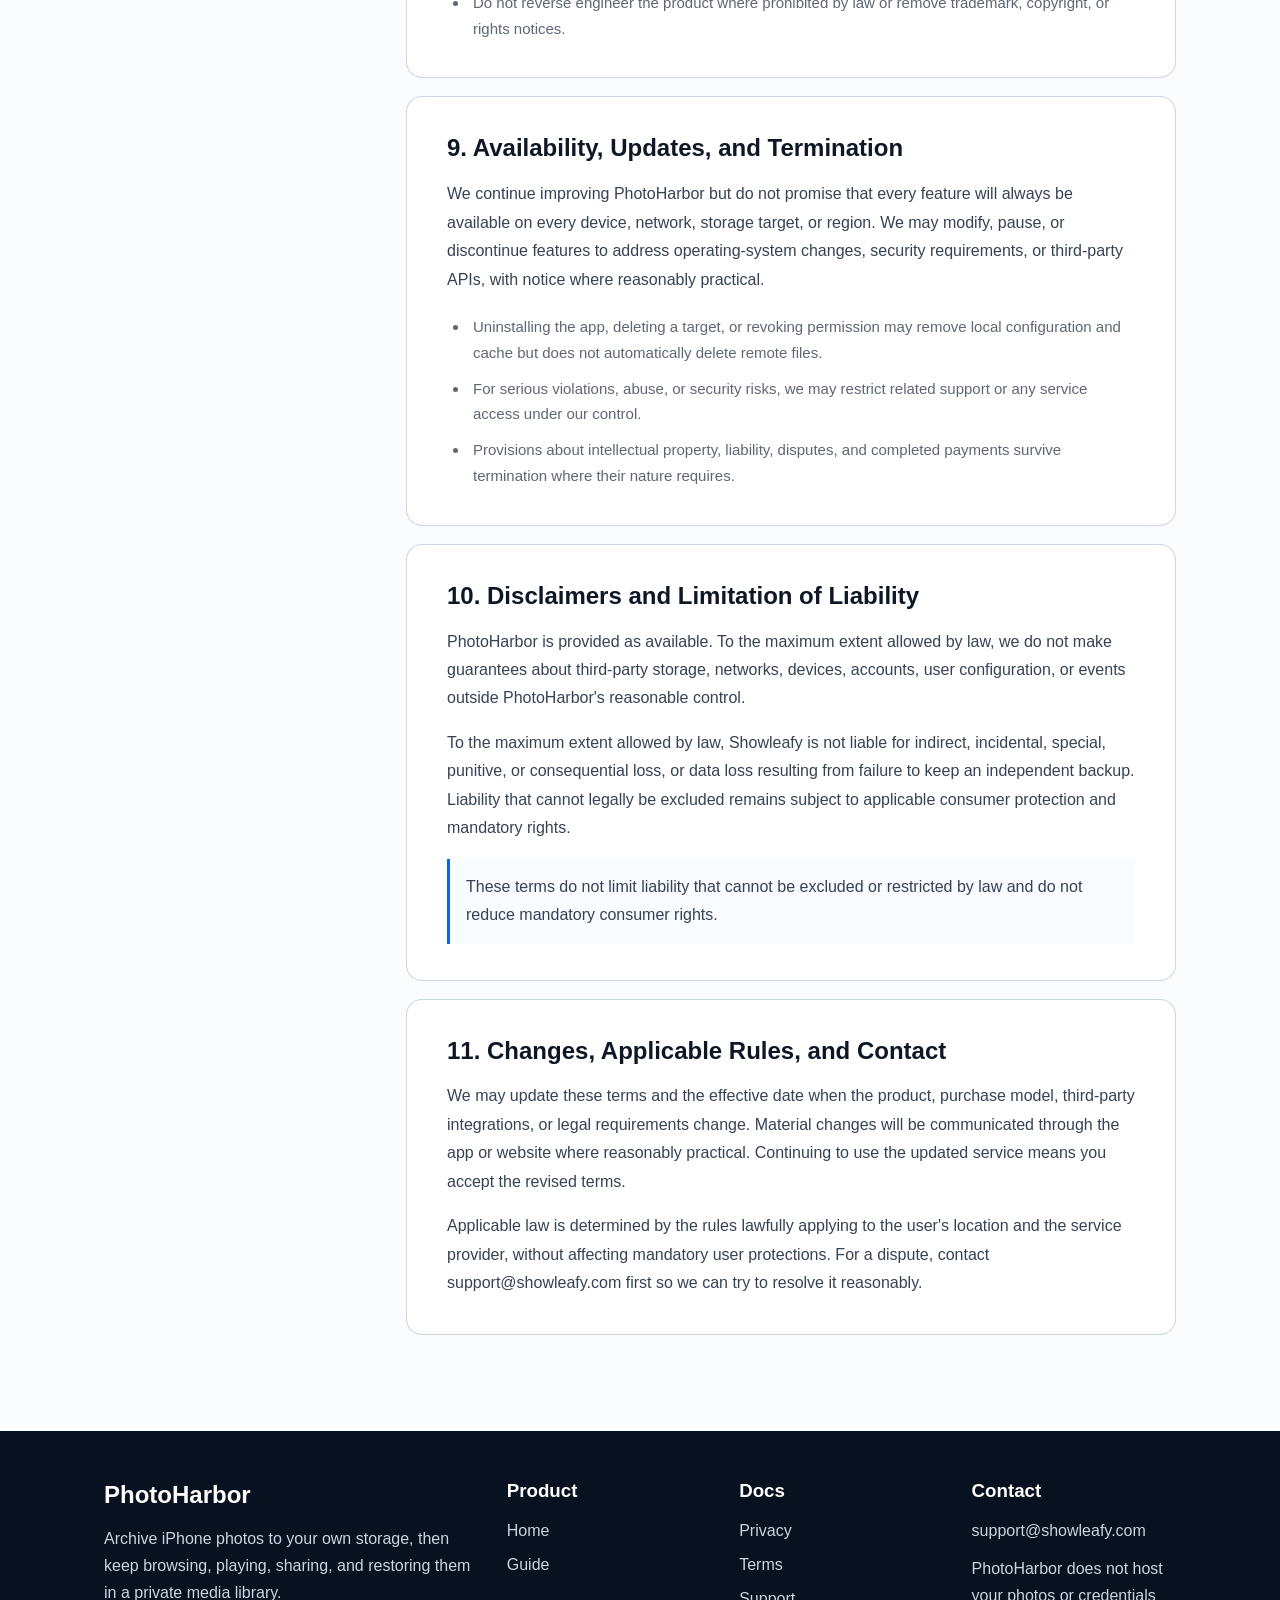
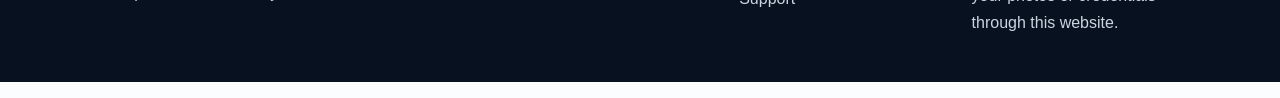
<file: terms.html>
<!doctype html>
<html lang="zh-Hans">
  <head>
    <meta charset="utf-8">
    <meta name="viewport" content="width=device-width, initial-scale=1">
    <meta
      name="description"
      content="PhotoHarbor Terms of Service covering product use, storage targets, cloud drive authorization, Safe Delete, purchases, and user responsibilities."
      data-i18n-content="meta_terms_description"
    >
    <title>服务条款 | PhotoHarbor</title>
    <link rel="icon" href="assets/app-icon.png" type="image/png">
    <link rel="apple-touch-icon" href="assets/app-icon.png">
    <link rel="stylesheet" href="assets/styles.css?v=20260617delegalfix">
  </head>
  <body class="legal-page" data-title-key="terms_title">
    <header class="site-header">
      <nav class="nav" aria-label="Primary" data-i18n-aria-label="aria_primary_nav">
        <a class="brand" href="index.html"><img class="brand-mark" src="assets/app-icon.png" alt=""><span>PhotoHarbor</span></a>
        <div class="nav-links">
          <a href="index.html" data-i18n="nav_home">首页</a>
          <a href="privacy.html" data-i18n="nav_privacy">隐私</a>
          <a href="terms.html" aria-current="page" data-i18n="nav_terms">条款</a>
          <a href="support.html" data-i18n="nav_support">支持</a>
          <a href="guide.html" data-i18n="nav_guide">使用说明</a>
        </div>
        <div class="nav-actions">
          <div class="lang-switch">
            <label class="visually-hidden" for="site-language-terms" data-i18n="language_picker_label">Website language</label>
            <select
              class="lang-select"
              id="site-language-terms"
              aria-label="Website language"
              data-i18n-aria-label="language_picker_label"
            >
              <option value="en" data-i18n="language_option_en">English</option>
              <option value="zh-Hans" data-i18n="language_option_zh_hans">简体中文</option>
              <option value="zh-Hant" data-i18n="language_option_zh_hant">繁體中文</option>
              <option value="ja" data-i18n="language_option_ja">日本語</option>
              <option value="de" data-i18n="language_option_de">Deutsch</option>
            </select>
          </div>
          <a class="btn btn-primary" href="mailto:support@showleafy.com" data-i18n="nav_cta">获取 App</a>
        </div>
      </nav>
    </header>

    <main class="legal-main">
      <section class="page-hero legal-hero">
        <div class="page-hero-card legal-hero-card">
          <p class="eyebrow" data-i18n="nav_terms">条款</p>
          <h1 data-i18n="terms_title">服务条款</h1>
          <p class="page-hero-copy" data-i18n="terms_intro">本条款说明你使用 PhotoHarbor App、分享扩展、官网和相关支持服务时适用的规则、责任与重要边界。</p>
          <div class="legal-meta" aria-label="Terms metadata" data-i18n-aria-label="aria_terms_metadata">
            <span><strong data-i18n="terms_effective_label">生效日期</strong><em data-i18n="terms_effective_date">2026 年 6 月 14 日</em></span>
            <span><strong data-i18n="terms_provider_label">服务提供方</strong><em>Showleafy</em></span>
            <span><strong data-i18n="terms_contact_label">联系方式</strong><em>support@showleafy.com</em></span>
          </div>
        </div>
      </section>

      <div class="page-layout legal-layout">
        <div class="page-grid legal-grid">
          <aside class="toc legal-toc" aria-label="Terms sections" data-i18n-aria-label="aria_terms_sections">
            <a href="#summary" data-i18n="terms_toc_summary">重要摘要</a>
            <a href="#acceptance" data-i18n="terms_toc_acceptance">接受条款</a>
            <a href="#service" data-i18n="terms_toc_service">服务内容</a>
            <a href="#responsibilities" data-i18n="terms_toc_responsibilities">用户责任</a>
            <a href="#third-parties" data-i18n="terms_toc_third_parties">第三方服务</a>
            <a href="#permissions" data-i18n="terms_toc_permissions">权限与数据</a>
            <a href="#safe-delete" data-i18n="terms_toc_safe_delete">归档与删除</a>
            <a href="#purchases" data-i18n="terms_toc_purchases">购买与退款</a>
            <a href="#acceptable-use" data-i18n="terms_toc_acceptable_use">使用限制</a>
            <a href="#availability" data-i18n="terms_toc_availability">服务可用性</a>
            <a href="#disclaimer" data-i18n="terms_toc_disclaimer">责任边界</a>
            <a href="#changes" data-i18n="terms_toc_changes">变更与联系</a>
          </aside>

          <article class="page-content legal-content">
            <section class="page-section legal-section" id="summary">
              <h2 data-i18n="terms_summary_title">重要摘要</h2>
              <p data-i18n="terms_summary_text">PhotoHarbor 帮助你把照片和视频归档到自己选择的存储位置，并建立可浏览的远端媒体库。你始终负责选择存储目标、维护账号和设备安全、确认远端副本，以及决定是否删除本机内容。</p>
              <div class="legal-primary-commitment">
                <strong data-i18n="terms_summary_commitment_title">PhotoHarbor 不会自动删除你的照片</strong>
                <p data-i18n="terms_summary_commitment_text">Safe Delete 和归档证明用于降低误删风险，但不能替代独立备份、存储设备维护或第三方云盘保障。任何本机删除都需要由你明确发起和确认。</p>
              </div>
              <div class="legal-summary-grid" aria-label="Terms summary" data-i18n-aria-label="aria_terms_summary">
                <div><strong data-i18n="terms_summary_1_title">存储由你选择</strong><span data-i18n="terms_summary_1_text">文件保存到你配置的 NAS、共享文件夹、WebDAV、SFTP 或第三方云盘。</span></div>
                <div><strong data-i18n="terms_summary_2_title">授权由你控制</strong><span data-i18n="terms_summary_2_text">云盘访问需要你的授权，并可通过 App 或对应账号撤销。</span></div>
                <div><strong data-i18n="terms_summary_3_title">第三方规则仍然适用</strong><span data-i18n="terms_summary_3_text">使用 Apple、百度网盘及其他存储服务时，还需遵守对应平台条款。</span></div>
                <div><strong data-i18n="terms_summary_4_title">重要内容应保留备份</strong><span data-i18n="terms_summary_4_text">不要把单一设备、单一云盘或单次 proof 作为唯一的数据保护措施。</span></div>
              </div>
            </section>

            <section class="page-section legal-section" id="acceptance">
              <h2 data-i18n="terms_acceptance_title">1. 接受条款与适用范围</h2>
              <p data-i18n="terms_acceptance_text">下载、安装、访问或使用 PhotoHarbor，即表示你同意本服务条款和隐私政策。如果你不同意，请不要继续使用。若你代表组织使用，应确保你有权代表该组织接受这些条款。</p>
              <dl class="legal-definition-list">
                <div><dt data-i18n="terms_product_label">产品</dt><dd data-i18n="terms_product_text">PhotoHarbor iOS / iPadOS App、分享扩展、官网和相关支持服务。</dd></div>
                <div><dt data-i18n="terms_provider_label">服务提供方</dt><dd>Showleafy, support@showleafy.com</dd></div>
                <div><dt data-i18n="terms_policy_label">相关政策</dt><dd><a href="privacy.html" data-i18n="terms_policy_text">PhotoHarbor 隐私政策</a></dd></div>
              </dl>
            </section>

            <section class="page-section legal-section" id="service">
              <h2 data-i18n="terms_service_title">2. 服务内容</h2>
              <p data-i18n="terms_service_text">PhotoHarbor 提供照片和视频选择、远端目标连接、后台归档、任务恢复、远端媒体发现、缩略图和预览、分享或恢复，以及基于归档证明的 Safe Delete 辅助流程。具体能力可能因设备系统、网络、存储协议、第三方平台权限、账号类型和 App 版本而不同。</p>
              <ul class="legal-list">
                <li data-i18n="terms_service_1">PhotoHarbor 不是通用文件托管服务，官网和开发者服务器不保存你的照片原件。</li>
                <li data-i18n="terms_service_2">远端发现的媒体默认不具备归档 proof，不会自动成为本机可删除内容。</li>
                <li data-i18n="terms_service_3">部分预览、网页播放、原生缩略图和断点续传能力属于 best-effort 功能，取决于对应存储服务。</li>
              </ul>
            </section>

            <section class="page-section legal-section" id="responsibilities">
              <h2 data-i18n="terms_responsibilities_title">3. 用户责任</h2>
              <p data-i18n="terms_responsibilities_text">你负责合法、谨慎地使用 PhotoHarbor，并对所选择的照片、视频、账号、存储目标和操作指令负责。</p>
              <ul class="legal-list">
                <li data-i18n="terms_responsibilities_1">确保你有权访问、复制、上传、移动、分享、恢复或删除相关内容。</li>
                <li data-i18n="terms_responsibilities_2">妥善保护设备密码、NAS 凭据、私钥、云盘账号和授权状态。</li>
                <li data-i18n="terms_responsibilities_3">保持目标存储具有足够空间、可用网络、正确权限和必要的备份。</li>
                <li data-i18n="terms_responsibilities_4">在删除本机副本前，检查任务状态、proof、阻断提示和远端文件的实际可访问性。</li>
                <li data-i18n="terms_responsibilities_5">及时安装系统、App、NAS 或第三方服务的重要安全更新。</li>
              </ul>
            </section>

            <section class="page-section legal-section" id="third-parties">
              <h2 data-i18n="terms_third_parties_title">4. 第三方存储与平台服务</h2>
              <p data-i18n="terms_third_parties_text">PhotoHarbor 可以连接由你管理或选择的 NAS、Mac / Windows 共享文件夹、WebDAV、SFTP、Google Drive、Dropbox、OneDrive 和百度网盘。相关基础设施、账号、文件保存、配额、限速、会员能力、内容审核和服务连续性由对应提供方控制。</p>
              <ul class="legal-list">
                <li data-i18n="terms_third_parties_1">使用第三方服务时，你还需遵守该服务的用户协议、隐私政策、授权规则和使用限制。</li>
                <li data-i18n="terms_third_parties_2">PhotoHarbor 不控制第三方服务的中断、接口变更、账号限制、数据保留、收费或地区可用性。</li>
                <li data-i18n="terms_third_parties_3">你可以在 PhotoHarbor 中删除或重新授权云盘目标，也可以在对应平台账号中撤销第三方 App 授权。</li>
              </ul>
              <p class="legal-note" data-i18n="terms_baidu_note">使用百度网盘集成时，百度账号授权、网盘存储及平台侧处理由百度提供；PhotoHarbor 只在用户授权和开放平台允许的范围内执行用户选择的操作。</p>
            </section>

            <section class="page-section legal-section" id="permissions">
              <h2 data-i18n="terms_permissions_title">5. 权限、凭据与隐私</h2>
              <p data-i18n="terms_permissions_text">PhotoHarbor 仅在实现用户选择的功能时请求照片库、网络、本地网络或第三方云盘授权。NAS 凭据、私钥和云盘 token 使用设备安全能力保存。有关数据类别、用途、保留和用户权利的详细说明，请查看隐私政策。</p>
              <ul class="legal-list">
                <li data-i18n="terms_permissions_1">你可以通过 iOS 设置调整照片或本地网络权限。</li>
                <li data-i18n="terms_permissions_2">撤销必要权限可能导致归档、浏览、预览、恢复或验证功能不可用。</li>
                <li data-i18n="terms_permissions_3">用户主动发送给支持邮箱的诊断和沟通内容将按照隐私政策处理。</li>
              </ul>
            </section>

            <section class="page-section legal-section" id="safe-delete">
              <h2 data-i18n="terms_safe_delete_title">6. 归档证明、备份与 Safe Delete</h2>
              <p data-i18n="terms_safe_delete_text">PhotoHarbor 的 proof 表示资源满足当前版本采用的归档证明策略，不表示永久可用、完整灾备或第三方存储永不丢失。远端文件可能因硬件故障、账号问题、服务变更、用户操作、勒索软件、权限变化或网络问题而不可访问。</p>
              <ul class="legal-list">
                <li data-i18n="terms_safe_delete_1">重要内容应至少保留一份独立备份，并定期验证恢复能力。</li>
                <li data-i18n="terms_safe_delete_2">再次校验反映校验当时的远端状态，不保证之后持续可用。</li>
                <li data-i18n="terms_safe_delete_3">Safe Delete 只提供候选、阻断信息和确认流程，最终删除决定由用户作出。</li>
                <li data-i18n="terms_safe_delete_4">iOS 照片删除、最近删除相簿和 iCloud Photos 同步仍受 Apple 系统行为控制。</li>
              </ul>
            </section>

            <section class="page-section legal-section" id="purchases">
              <h2 data-i18n="terms_purchases_title">7. 试用、购买与退款</h2>
              <p data-i18n="terms_purchases_text">如 PhotoHarbor 提供试用、一次性购买、订阅或其他付费功能，价格、期限和权益以 App 内及 App Store 展示为准。付款、账单、税费、取消、家庭共享和退款由 Apple App Store 按其规则处理。</p>
              <ul class="legal-list">
                <li data-i18n="terms_purchases_1">PhotoHarbor 不直接接收银行卡号或 Apple ID 密码。</li>
                <li data-i18n="terms_purchases_2">可用时，你可以通过 App 的恢复购买功能恢复相同 Apple 账号下的有效权益。</li>
                <li data-i18n="terms_purchases_3">法定消费者权利不因本条款而被排除或限制。</li>
              </ul>
            </section>

            <section class="page-section legal-section" id="acceptable-use">
              <h2 data-i18n="terms_acceptable_use_title">8. 可接受使用与禁止行为</h2>
              <p data-i18n="terms_acceptable_use_text">你不得利用 PhotoHarbor 侵犯他人权利、违反法律、破坏服务安全或规避第三方平台规则。</p>
              <ul class="legal-list">
                <li data-i18n="terms_acceptable_use_1">不得处理你无权访问、复制或传播的内容。</li>
                <li data-i18n="terms_acceptable_use_2">不得尝试绕过云盘授权、会员限制、速率限制、内容规则或安全机制。</li>
                <li data-i18n="terms_acceptable_use_3">不得利用产品传播恶意软件、攻击网络或干扰他人设备和账号。</li>
                <li data-i18n="terms_acceptable_use_4">不得对产品进行法律禁止的反向工程，或移除商标、版权和权利声明。</li>
              </ul>
            </section>

            <section class="page-section legal-section" id="availability">
              <h2 data-i18n="terms_availability_title">9. 服务可用性、更新与终止</h2>
              <p data-i18n="terms_availability_text">我们会持续改进 PhotoHarbor，但不保证所有功能在所有设备、网络、存储目标或地区始终可用。为适配系统、安全要求或第三方 API，我们可能修改、暂停或停止部分功能，并会在合理可行时提供说明。</p>
              <ul class="legal-list">
                <li data-i18n="terms_availability_1">卸载 App、删除目标或撤销权限可能移除本地配置和缓存，但不会自动删除远端文件。</li>
                <li data-i18n="terms_availability_2">严重违反这些条款、滥用服务或造成安全风险时，我们可以限制相关支持或可控制的服务访问。</li>
                <li data-i18n="terms_availability_3">条款中有关知识产权、责任边界、争议和已发生付款的规定在终止后仍按其性质继续有效。</li>
              </ul>
            </section>

            <section class="page-section legal-section" id="disclaimer">
              <h2 data-i18n="terms_disclaimer_title">10. 免责声明与责任限制</h2>
              <p data-i18n="terms_disclaimer_text">PhotoHarbor 按现有状态和可用情况提供。在适用法律允许的最大范围内，我们不对第三方存储、网络、设备、账号、用户配置或超出 PhotoHarbor 合理控制范围的事件作出保证。</p>
              <p data-i18n="terms_liability_text">在适用法律允许的最大范围内，Showleafy 不对间接、附带、特殊、惩罚性或后果性损失，或因未保留独立备份而发生的数据损失承担责任。任何不能依法排除的责任，仍受适用法律规定的消费者保护和强制性权利约束。</p>
              <p class="legal-note" data-i18n="terms_consumer_note">本条款不会限制因法律规定而不能排除或限制的责任，也不会减少你依法享有的强制性消费者权利。</p>
            </section>

            <section class="page-section legal-section" id="changes">
              <h2 data-i18n="terms_changes_title">11. 条款变更、适用规则与联系</h2>
              <p data-i18n="terms_changes_text">产品、购买方式、第三方集成或法律要求发生变化时，我们可能更新本条款并修改页面生效日期。重大变化会在合理可行时通过 App 或官网提示。继续使用更新后的服务表示你接受修订后的条款。</p>
              <p data-i18n="terms_dispute_text">本条款适用法律按用户所在地和服务提供方依法适用的规则确定，且不影响用户依法享有的强制性保护。发生争议时，建议先通过 support@showleafy.com 联系，我们会尝试以合理方式解决。</p>
            </section>
          </article>
        </div>
      </div>
    </main>

    <footer class="site-footer">
      <div class="footer-inner">
        <div><h2>PhotoHarbor</h2><p data-i18n="footer_intro">把照片归档到你自己的存储位置，在证明远端副本可读后，再决定是否释放本机空间。</p></div>
        <div><h3 data-i18n="footer_product">产品</h3><div class="footer-links"><a href="index.html" data-i18n="nav_home">首页</a><a href="guide.html" data-i18n="nav_guide">使用说明</a></div></div>
        <div><h3 data-i18n="footer_docs">文档</h3><div class="footer-links"><a href="privacy.html" data-i18n="nav_privacy">隐私</a><a href="terms.html" data-i18n="nav_terms">条款</a><a href="support.html" data-i18n="nav_support">支持</a></div></div>
        <div><h3 data-i18n="footer_contact">联系</h3><div class="footer-links"><a href="mailto:support@showleafy.com">support@showleafy.com</a></div><p data-i18n="footer_privacy_note">PhotoHarbor 不通过官网托管你的照片或凭据。</p></div>
      </div>
    </footer>
    <script src="assets/app.js?v=20260617delegalfix"></script>
  </body>
</html>
</file>
<file: assets/styles.css>
:root {
  color-scheme: light;
  --ph-font-sans: Inter, "SF Pro Text", -apple-system, BlinkMacSystemFont, "PingFang SC", "Microsoft YaHei", sans-serif;
  --ph-color-bg: #f7f9fc;
  --ph-color-surface: #ffffff;
  --ph-color-surface-elevated: #fcfeff;
  --ph-color-surface-subtle: #f8fbff;
  --ph-color-footer: #07111f;
  --ph-color-text: #111827;
  --ph-color-text-muted: #5f6673;
  --ph-color-text-subtle: #8a93a3;
  --ph-color-border: #dce8fa;
  --ph-color-border-strong: #b8c7de;
  --ph-color-primary: #0a66e8;
  --ph-color-primary-hover: #0759cc;
  --ph-color-primary-soft: #eaf3ff;
  --ph-color-teal: #0a9a9a;
  --ph-color-teal-soft: #e8faf6;
  --ph-color-success: #16a874;
  --ph-color-success-soft: #eaf8ef;
  --ph-color-warning: #c45a10;
  --ph-color-warning-soft: #fff3e2;
  --ph-color-danger: #d14343;
  --ph-color-danger-soft: #fff1f1;
  --ph-color-indigo: #3f5bea;
  --ph-color-indigo-soft: #eef0ff;
  --ph-gradient-hero: linear-gradient(135deg, #eaf3ff 0%, #f7fbff 52%, #e8faf6 100%);
  --ph-shadow-card: 0 18px 48px rgba(15, 35, 70, 0.08);
  --ph-shadow-card-hover: 0 22px 56px rgba(15, 35, 70, 0.12);
  --ph-shadow-media: 0 28px 80px rgba(10, 102, 232, 0.14);
  --ph-container-page: 1120px;
  --ph-radius-sm: 12px;
  --ph-radius-md: 18px;
  --ph-radius-lg: 28px;
  --ph-radius-xl: 36px;
  --ph-radius-pill: 999px;
  --ph-ease: cubic-bezier(0.2, 0.8, 0.2, 1);
}

* {
  box-sizing: border-box;
}

html {
  min-width: 320px;
  scroll-behavior: smooth;
}

body {
  margin: 0;
  color: var(--ph-color-text);
  background: var(--ph-color-bg);
  font-family: var(--ph-font-sans);
  line-height: 1.5;
  text-rendering: optimizeLegibility;
  -webkit-font-smoothing: antialiased;
}

[hidden] {
  display: none !important;
}

a {
  color: inherit;
  text-decoration: none;
}

button {
  font: inherit;
}

:focus-visible {
  outline: 2px solid var(--ph-color-primary);
  outline-offset: 4px;
}

.site-header {
  position: sticky;
  top: 0;
  z-index: 20;
  border-bottom: 1px solid rgba(220, 232, 250, 0.74);
  background: rgba(255, 255, 255, 0.82);
  backdrop-filter: blur(18px);
}

.nav {
  display: flex;
  align-items: center;
  justify-content: space-between;
  gap: 24px;
  width: min(100%, var(--ph-container-page));
  min-height: 68px;
  margin: 0 auto;
  padding: 0 24px;
}

.brand {
  display: inline-flex;
  align-items: center;
  gap: 10px;
  min-height: 44px;
  font-weight: 700;
  letter-spacing: 0;
  white-space: nowrap;
}

.brand-mark {
  display: block;
  width: 36px;
  height: 36px;
  object-fit: contain;
  filter: drop-shadow(0 8px 14px rgba(10, 42, 108, 0.2));
}

.nav-links {
  display: flex;
  align-items: center;
  gap: 4px;
  margin-left: auto;
}

.nav-links a {
  display: inline-flex;
  flex: 0 0 auto;
  align-items: center;
  min-height: 44px;
  padding: 10px 12px;
  color: var(--ph-color-text-muted);
  border-radius: var(--ph-radius-pill);
  font-size: 14px;
  font-weight: 600;
  transition: color 180ms var(--ph-ease), background 180ms var(--ph-ease);
  white-space: nowrap;
}

.nav-links a:hover,
.nav-links a[aria-current="page"] {
  color: var(--ph-color-primary);
  background: var(--ph-color-primary-soft);
}

.nav-actions {
  display: flex;
  align-items: center;
  gap: 10px;
}

.visually-hidden {
  position: absolute;
  width: 1px;
  height: 1px;
  padding: 0;
  margin: -1px;
  overflow: hidden;
  clip: rect(0, 0, 0, 0);
  white-space: nowrap;
  border: 0;
}

.lang-switch {
  position: relative;
  display: inline-flex;
  align-items: center;
  min-height: 44px;
  padding: 0 14px 0 12px;
  border: 1px solid var(--ph-color-border);
  border-radius: var(--ph-radius-pill);
  background: var(--ph-color-surface);
  box-shadow: 0 10px 26px rgba(15, 35, 70, 0.06);
}

.lang-switch::after {
  margin-left: 10px;
  color: var(--ph-color-text-subtle);
  font-size: 11px;
  content: "▾";
  pointer-events: none;
}

.lang-switch.is-enhanced {
  padding: 0 14px 0 12px;
}

.lang-switch.is-enhanced .lang-select {
  position: absolute;
  width: 1px;
  min-width: 0;
  height: 1px;
  min-height: 0;
  padding: 0;
  opacity: 0;
  pointer-events: none;
}

.lang-button {
  display: inline-flex;
  align-items: center;
  width: var(--lang-select-width, auto);
  min-height: 42px;
  padding: 0;
  color: var(--ph-color-text);
  border: 0;
  background: transparent;
  cursor: pointer;
  font-size: 13px;
  font-weight: 700;
  line-height: 1.2;
}

.lang-button:focus {
  outline: none;
}

.lang-menu {
  position: absolute;
  top: calc(100% + 8px);
  right: 0;
  z-index: 40;
  display: grid;
  width: max(124px, calc(var(--lang-select-width, 56px) + 46px));
  padding: 6px;
  border: 1px solid rgba(184, 199, 222, 0.7);
  border-radius: 14px;
  background: var(--ph-color-surface);
  box-shadow: 0 18px 42px rgba(15, 35, 70, 0.14);
  opacity: 0;
  pointer-events: none;
  transform: translateY(-4px);
  transition: opacity 140ms var(--ph-ease), transform 140ms var(--ph-ease);
}

.lang-switch.is-open .lang-menu {
  opacity: 1;
  pointer-events: auto;
  transform: translateY(0);
}

.lang-menu button {
  display: flex;
  align-items: center;
  min-height: 32px;
  padding: 0 10px;
  color: var(--ph-color-text);
  border: 0;
  border-radius: 9px;
  background: transparent;
  cursor: pointer;
  font-size: 13px;
  font-weight: 600;
  text-align: left;
}

.lang-menu button:hover,
.lang-menu button:focus-visible,
.lang-menu button[aria-selected="true"] {
  color: var(--ph-color-primary);
  background: var(--ph-color-primary-soft);
}

.lang-select {
  width: var(--lang-select-width, auto);
  min-width: 0;
  min-height: 42px;
  padding: 0 2px 0 0;
  color: var(--ph-color-text);
  border: 0;
  background: transparent;
  appearance: none;
  cursor: pointer;
  font-size: 13px;
  font-weight: 700;
  line-height: 1.2;
}

.lang-select:focus {
  outline: none;
}

.btn {
  display: inline-flex;
  align-items: center;
  justify-content: center;
  min-height: 48px;
  padding: 0 20px;
  border: 1px solid transparent;
  border-radius: var(--ph-radius-pill);
  font-size: 15px;
  font-weight: 700;
  transition: transform 180ms var(--ph-ease), box-shadow 180ms var(--ph-ease), background 180ms var(--ph-ease), border-color 180ms var(--ph-ease);
}

.nav-actions .btn {
  min-height: 44px;
}

.btn:hover {
  transform: translateY(-1px);
}

.btn-primary {
  color: #fff;
  background: var(--ph-color-primary);
  box-shadow: 0 16px 34px rgba(10, 102, 232, 0.22);
}

.btn-primary:hover {
  background: var(--ph-color-primary-hover);
}

.btn-secondary {
  color: var(--ph-color-primary);
  border-color: var(--ph-color-border);
  background: rgba(255, 255, 255, 0.86);
}

.btn-secondary:hover {
  border-color: rgba(10, 102, 232, 0.28);
  box-shadow: var(--ph-shadow-card);
}

.main {
  overflow: hidden;
}

.section {
  width: min(100%, var(--ph-container-page));
  margin: 0 auto;
  padding: 96px 24px;
}

.section-tight {
  padding-top: 56px;
}

.hero {
  width: min(100%, 1180px);
  margin: 0 auto;
  padding: 72px 24px 86px;
}

.hero-shell {
  display: grid;
  grid-template-columns: minmax(0, 1.05fr) minmax(390px, 0.95fr);
  gap: 42px;
  align-items: center;
  min-height: calc(100svh - 88px);
  padding: 44px;
  border: 1px solid rgba(220, 232, 250, 0.78);
  border-radius: 40px;
  background: var(--ph-gradient-hero);
  box-shadow: var(--ph-shadow-card);
}

.eyebrow {
  display: inline-flex;
  align-items: center;
  gap: 8px;
  margin: 0 0 18px;
  color: var(--ph-color-teal);
  font-size: 14px;
  font-weight: 800;
}

.eyebrow::before {
  width: 8px;
  height: 8px;
  border-radius: 99px;
  background: currentColor;
  content: "";
}

.hero h1,
.page-hero h1 {
  max-width: 820px;
  margin: 0;
  color: var(--ph-color-text);
  font-size: clamp(40px, 5.8vw, 62px);
  line-height: 1.04;
  letter-spacing: 0;
  text-wrap: balance;
}

html[lang="en"] .hero h1 {
  font-size: clamp(38px, 4.3vw, 54px);
  line-height: 1.08;
}

.hero-copy,
.page-hero-copy {
  max-width: 680px;
  margin: 22px 0 0;
  color: var(--ph-color-text-muted);
  font-size: 18px;
  line-height: 1.75;
}

.hero-actions {
  display: flex;
  flex-wrap: wrap;
  gap: 12px;
  margin-top: 30px;
}

.trust-row {
  display: flex;
  flex-wrap: wrap;
  gap: 10px;
  margin-top: 28px;
}

.chip {
  display: inline-flex;
  align-items: center;
  gap: 8px;
  min-height: 34px;
  padding: 0 12px;
  color: var(--ph-color-text-muted);
  border: 1px solid rgba(220, 232, 250, 0.86);
  border-radius: var(--ph-radius-pill);
  background: rgba(255, 255, 255, 0.72);
  font-size: 13px;
  font-weight: 700;
}

.chip::before {
  width: 8px;
  height: 8px;
  border-radius: 50%;
  background: var(--ph-color-success);
  content: "";
}

.visual-card {
  position: relative;
  min-height: 500px;
  border: 1px solid rgba(220, 232, 250, 0.9);
  border-radius: 36px;
  background:
    linear-gradient(180deg, rgba(255, 255, 255, 0.82), rgba(255, 255, 255, 0.54)),
    radial-gradient(circle at 28% 20%, rgba(10, 102, 232, 0.18), transparent 18rem),
    radial-gradient(circle at 78% 76%, rgba(10, 154, 154, 0.15), transparent 18rem),
    #fff;
  box-shadow: var(--ph-shadow-media);
  overflow: hidden;
}

.placeholder {
  position: relative;
  display: grid;
  place-items: center;
  min-height: 280px;
  padding: 24px;
  color: var(--ph-color-text-muted);
  border: 1px dashed rgba(10, 102, 232, 0.28);
  border-radius: 28px;
  background:
    linear-gradient(135deg, rgba(234, 243, 255, 0.76), rgba(232, 250, 246, 0.76)),
    repeating-linear-gradient(135deg, rgba(10, 102, 232, 0.06) 0, rgba(10, 102, 232, 0.06) 8px, transparent 8px, transparent 18px);
  text-align: center;
}

.placeholder strong {
  display: block;
  color: var(--ph-color-text);
  font-size: 17px;
}

.placeholder span {
  display: block;
  margin-top: 8px;
  font-size: 14px;
}

.guide-workflow-image {
  display: block;
  width: 100%;
  height: auto;
  margin-top: 22px;
  border: 1px solid rgba(10, 102, 232, 0.18);
  border-radius: 28px;
  box-shadow: var(--ph-shadow-media);
}

.hero-placeholder {
  position: absolute;
  inset: 28px;
}

.floating-proof {
  position: absolute;
  right: 32px;
  bottom: 32px;
  width: min(72%, 360px);
  padding: 18px;
  border: 1px solid rgba(220, 232, 250, 0.9);
  border-radius: 24px;
  background: rgba(255, 255, 255, 0.86);
  box-shadow: 0 20px 46px rgba(15, 35, 70, 0.12);
  backdrop-filter: blur(12px);
}

.proof-line {
  display: grid;
  grid-template-columns: 28px 1fr;
  gap: 10px;
  align-items: start;
  margin-top: 12px;
}

.proof-line:first-child {
  margin-top: 0;
}

.proof-line b {
  display: grid;
  place-items: center;
  width: 28px;
  height: 28px;
  color: #fff;
  border-radius: 50%;
  background: var(--ph-color-success);
  font-size: 12px;
}

.proof-line p {
  margin: 0;
  color: var(--ph-color-text);
  font-size: 14px;
  font-weight: 700;
}

.proof-line small {
  display: block;
  margin-top: 2px;
  color: var(--ph-color-text-subtle);
  font-size: 12px;
}

.section-header {
  display: grid;
  gap: 14px;
  max-width: 720px;
  margin-bottom: 34px;
}

.section-header.center {
  margin-right: auto;
  margin-left: auto;
  text-align: center;
}

.section-header h2,
.page-section h2 {
  margin: 0;
  font-size: clamp(30px, 4.8vw, 44px);
  line-height: 1.12;
  letter-spacing: 0;
}

.section-header p,
.page-section > p {
  margin: 0;
  color: var(--ph-color-text-muted);
  font-size: 17px;
  line-height: 1.75;
}

.grid {
  display: grid;
  gap: 24px;
}

.grid-2 {
  grid-template-columns: repeat(2, minmax(0, 1fr));
}

.grid-3 {
  grid-template-columns: repeat(3, minmax(0, 1fr));
}

.card {
  padding: 24px;
  border: 1px solid rgba(220, 232, 250, 0.86);
  border-radius: var(--ph-radius-lg);
  background: rgba(255, 255, 255, 0.86);
  box-shadow: var(--ph-shadow-card);
}

.card:hover {
  box-shadow: var(--ph-shadow-card-hover);
}

.card h3 {
  margin: 0;
  font-size: 22px;
  line-height: 1.28;
}

.card p {
  margin: 12px 0 0;
  color: var(--ph-color-text-muted);
  line-height: 1.72;
}

.icon-bubble {
  display: grid;
  place-items: center;
  width: 46px;
  height: 46px;
  margin-bottom: 18px;
  color: var(--ph-color-primary);
  border-radius: 16px;
  background: var(--ph-color-primary-soft);
  font-size: 20px;
  font-weight: 800;
}

.flow {
  display: grid;
  grid-template-columns: repeat(5, minmax(0, 1fr));
  gap: 14px;
}

.flow-step {
  min-height: 190px;
  padding: 18px;
  border: 1px solid rgba(220, 232, 250, 0.86);
  border-radius: 24px;
  background: #fff;
}

.flow-step b {
  display: grid;
  place-items: center;
  width: 34px;
  height: 34px;
  color: #fff;
  border-radius: 50%;
  background: var(--ph-color-primary);
  font-size: 13px;
}

.flow-step h3 {
  margin: 16px 0 8px;
  font-size: 18px;
}

.flow-step p {
  margin: 0;
  color: var(--ph-color-text-muted);
  font-size: 14px;
  line-height: 1.62;
}

.feature-band {
  display: grid;
  grid-template-columns: minmax(0, 0.9fr) minmax(0, 1.1fr);
  gap: 36px;
  align-items: center;
  padding: 34px;
  border: 1px solid rgba(220, 232, 250, 0.86);
  border-radius: 36px;
  background: rgba(255, 255, 255, 0.74);
  box-shadow: var(--ph-shadow-card);
}

.feature-band.reverse {
  grid-template-columns: minmax(0, 1.1fr) minmax(0, 0.9fr);
}

.feature-band.reverse .feature-copy {
  order: 2;
}

.feature-band.reverse .placeholder {
  order: 1;
}

.feature-copy h2 {
  margin: 0;
  font-size: clamp(30px, 4vw, 42px);
  line-height: 1.14;
}

.feature-copy p {
  margin: 16px 0 0;
  color: var(--ph-color-text-muted);
  font-size: 17px;
  line-height: 1.76;
}

/* Homepage */

.scroll-progress {
  position: fixed;
  top: 0;
  left: 0;
  z-index: 40;
  width: var(--scroll-progress, 0%);
  height: 2px;
  background: var(--ph-color-primary);
  pointer-events: none;
}

.home-page .site-header {
  transition: box-shadow 180ms var(--ph-ease), background 180ms var(--ph-ease);
}

.home-page .site-header.is-scrolled {
  background: rgba(255, 255, 255, 0.94);
  box-shadow: 0 10px 32px rgba(15, 35, 70, 0.07);
}

.home-hero {
  width: min(100%, 1240px);
  min-height: calc(100svh - 68px);
  margin: 0 auto;
  padding: 76px 32px 54px;
}

.home-hero-copy {
  max-width: 920px;
  margin: 0 auto;
  text-align: center;
}

.product-name {
  margin: 0 0 18px;
  color: var(--ph-color-primary);
  font-size: 18px;
  font-weight: 800;
}

.home-hero h1 {
  max-width: 900px;
  margin: 0 auto;
  font-size: 68px;
  line-height: 1.08;
  letter-spacing: 0;
  text-wrap: balance;
}

html[lang="en"] .home-hero h1 {
  max-width: 1040px;
  font-size: 64px;
}

.home-hero-intro {
  max-width: 760px;
  margin: 26px auto 0;
  color: var(--ph-color-text-muted);
  font-size: 20px;
  line-height: 1.75;
}

.home-hero .hero-actions {
  align-items: center;
  justify-content: center;
}

.text-link {
  display: inline-flex;
  align-items: center;
  min-height: 44px;
  padding: 0 4px;
  color: var(--ph-color-primary);
  font-size: 15px;
  font-weight: 750;
}

.text-link::after {
  margin-left: 7px;
  content: "→";
  transition: transform 180ms var(--ph-ease);
}

.text-link:hover::after {
  transform: translateX(4px);
}

.product-stage {
  width: min(100%, 1160px);
  aspect-ratio: 16 / 9;
  margin: 68px auto 0;
  transform-origin: center bottom;
}

.hero-product-image {
  display: block;
  width: 100%;
  height: auto;
  aspect-ratio: 1672 / 941;
  object-fit: cover;
  border-radius: 24px;
  box-shadow: 0 34px 84px rgba(22, 42, 74, 0.14);
}

.photo-grid {
  display: grid;
  grid-template-columns: repeat(4, minmax(0, 1fr));
  gap: 12px;
}

.photo-tile {
  display: block;
  aspect-ratio: 1 / 1;
  border-radius: 8px;
  background: #cad5e3;
}

.tile-1 { background: #9db9d7; }
.tile-2 { background: #c0a9ca; }
.tile-3 { background: #84b9ab; }
.tile-4 { background: #d6a7a0; }
.tile-5 { background: #b8c68f; }
.tile-6 { background: #7da4c8; }
.tile-7 { background: #c4b694; }
.tile-8 { background: #94a9ba; }

.media-caption {
  position: absolute;
  right: 22px;
  bottom: 18px;
  left: 22px;
  display: flex;
  justify-content: space-between;
  gap: 20px;
  margin: 0;
  padding: 12px 14px;
  color: #526173;
  border: 1px solid rgba(210, 220, 233, 0.9);
  border-radius: 10px;
  background: rgba(255, 255, 255, 0.92);
  font-size: 12px;
  backdrop-filter: blur(12px);
}

.media-caption strong {
  color: #172033;
}

.capability-strip {
  display: flex;
  align-items: center;
  justify-content: center;
  gap: 22px;
  margin: 34px auto 0;
  color: #697587;
  font-size: 14px;
  font-weight: 750;
}

.capability-strip i {
  width: 4px;
  height: 4px;
  border-radius: 50%;
  background: #9aa7b8;
}

.story-section {
  padding: 124px 0;
}

.story-section:nth-child(even) {
  background: #fff;
}

.story-inner,
.detail-inner,
.home-cta-inner {
  width: min(100%, var(--ph-container-page));
  margin: 0 auto;
  padding-right: 32px;
  padding-left: 32px;
}

.story-split {
  display: grid;
  grid-template-columns: minmax(0, 0.82fr) minmax(440px, 1.18fr);
  gap: 84px;
  align-items: center;
}

.story-split-reverse {
  grid-template-columns: minmax(440px, 1.18fr) minmax(0, 0.82fr);
}

.story-split-reverse .story-copy {
  order: 2;
}

.story-copy {
  max-width: 480px;
}

.story-index {
  margin: 0 0 18px;
  color: var(--ph-color-primary);
  font-size: 13px;
  font-weight: 850;
  text-transform: uppercase;
}

.home-page #features .story-index {
  display: none;
}

.story-copy h2,
.story-heading h2,
.home-cta h2 {
  margin: 0;
  font-size: 48px;
  line-height: 1.16;
  letter-spacing: 0;
  text-wrap: balance;
}

.story-copy > p:not(.story-index):not(.story-footnote),
.story-heading > p:not(.story-index),
.home-cta-inner > p:not(.product-name) {
  margin: 22px 0 0;
  color: var(--ph-color-text-muted);
  font-size: 18px;
  line-height: 1.8;
}

.story-heading {
  max-width: 760px;
  margin-bottom: 52px;
}

.story-heading.center {
  margin-right: auto;
  margin-left: auto;
  text-align: center;
}

.story-heading.center > p:not(.story-index) {
  margin-right: auto;
  margin-left: auto;
}

.feature-notes {
  display: flex;
  flex-wrap: wrap;
  gap: 10px 16px;
  margin-top: 28px;
}

.feature-notes span {
  color: #3f4c5e;
  font-size: 14px;
  font-weight: 750;
}

.feature-notes span::before {
  margin-right: 7px;
  color: var(--ph-color-success);
  content: "✓";
}

.media-frame {
  position: relative;
  min-width: 0;
  border: 1px solid #d6e0ec;
  border-radius: 24px;
  background: #e8eef5;
  box-shadow: 0 26px 70px rgba(22, 42, 74, 0.13);
  overflow: hidden;
}

.media-portrait {
  min-height: 650px;
  padding: 46px 40px 74px;
  background: #e5f2ef;
}

.archive-shot-frame {
  display: flex;
  align-items: center;
  justify-content: center;
  padding: 42px 34px;
  background:
    radial-gradient(circle at 50% 18%, rgba(10, 102, 232, 0.16), transparent 36%),
    linear-gradient(180deg, #dff1ee 0%, #eef7fb 100%);
}

.archive-product-image {
  display: block;
  width: min(78%, 370px);
  height: auto;
  border-radius: 42px;
}

.phone-placeholder {
  width: min(78%, 340px);
  margin: 0 auto;
  padding: 10px;
  border: 7px solid #182131;
  border-radius: 46px;
  background: #182131;
  box-shadow: 0 25px 48px rgba(24, 33, 49, 0.22);
}

.phone-island {
  position: absolute;
  z-index: 2;
  width: 82px;
  height: 23px;
  margin: 6px 0 0;
  border-radius: 20px;
  background: #111827;
  transform: translateX(118%);
}

.phone-screen {
  min-height: 470px;
  padding: 62px 22px 24px;
  border-radius: 32px;
  background: #fff;
}

.screen-kicker,
.screen-title,
.screen-button {
  display: block;
  width: 32%;
  height: 9px;
  border-radius: 3px;
  background: #8db5e9;
}

.screen-title {
  width: 64%;
  height: 20px;
  margin-top: 10px;
  background: #344155;
}

.upload-row {
  display: grid;
  grid-template-columns: 36px 1fr 20px;
  gap: 12px;
  align-items: center;
  margin-top: 24px;
}

.upload-row i {
  width: 36px;
  height: 36px;
  border-radius: 8px;
  background: #a5bdd6;
}

.upload-row b {
  height: 10px;
  border-radius: 3px;
  background: #d6dfeb;
}

.upload-row em {
  width: 18px;
  height: 18px;
  border-radius: 50%;
  background: #23a878;
}

.screen-button {
  width: 100%;
  height: 40px;
  margin-top: 34px;
  border-radius: 12px;
  background: #0a66e8;
}

.media-wide {
  aspect-ratio: 16 / 9;
  min-height: 560px;
  padding: 34px 34px 70px;
  background: #e9edf4;
}

.library-shot-frame {
  min-height: 0;
  padding: 0;
  background: #f4f8fd;
}

.library-product-image {
  display: block;
  width: 100%;
  height: 100%;
  aspect-ratio: 1672 / 941;
  object-fit: cover;
}

.library-placeholder {
  height: 100%;
  min-height: 450px;
  padding: 24px;
  border-radius: 18px;
  background: #fff;
}

.library-bar {
  display: grid;
  grid-template-columns: 80px 160px 1fr;
  gap: 16px;
  align-items: center;
  margin-bottom: 22px;
}

.library-bar span,
.library-bar strong,
.library-bar i {
  height: 12px;
  border-radius: 3px;
  background: #d8e1ec;
}

.library-bar strong {
  height: 22px;
  background: #8fa3ba;
}

.library-bar i {
  justify-self: end;
  width: 82px;
  height: 32px;
  border-radius: 10px;
  background: #0a66e8;
}

.library-grid {
  display: grid;
  grid-template-columns: repeat(5, minmax(0, 1fr));
  gap: 10px;
}

.story-thumbnails {
  background: #eef5fb;
}

.media-thumbnails {
  min-height: 540px;
  padding: 38px 38px 72px;
  background: #dfeaf4;
}

.thumbnail-shot-frame {
  aspect-ratio: 1;
  min-height: 0;
  padding: 0;
  background: #f1f6fc;
}

.thumbnail-product-image {
  display: block;
  width: 100%;
  height: 100%;
  object-fit: cover;
}

.thumbnail-placeholder {
  position: relative;
  min-height: 420px;
}

.thumbnail-grid {
  display: grid;
  grid-template-columns: repeat(3, minmax(0, 1fr));
  gap: 12px;
  width: 68%;
  padding: 20px;
  border: 1px solid #d7e0eb;
  border-radius: 18px;
  background: #fff;
  box-shadow: 0 20px 46px rgba(22, 42, 74, 0.12);
}

.preview-sheet {
  position: absolute;
  right: 0;
  bottom: 0;
  width: 54%;
  padding: 14px;
  border: 1px solid #d7e0eb;
  border-radius: 18px;
  background: #fff;
  box-shadow: 0 24px 58px rgba(22, 42, 74, 0.18);
}

.preview-image {
  aspect-ratio: 4 / 3;
  border-radius: 11px;
  background: #829eae;
}

.preview-sheet span,
.preview-sheet i {
  display: block;
  height: 10px;
  margin-top: 13px;
  border-radius: 3px;
  background: #cbd7e3;
}

.preview-sheet i {
  width: 58%;
  margin-top: 8px;
  background: #e0e6ed;
}

.story-footnote {
  margin: 18px 0 0;
  color: #7a8493;
  font-size: 13px;
  line-height: 1.7;
}

.story-share {
  background: #eef6f3;
}

.share-composition {
  position: relative;
  min-height: 570px;
}

.share-shot-frame {
  aspect-ratio: 1;
  min-height: 0;
  overflow: hidden;
  border: 1px solid #d6e0ec;
  border-radius: 28px;
  background: #eaf3fb;
  box-shadow: 0 26px 70px rgba(22, 42, 74, 0.12);
}

.share-product-image {
  display: block;
  width: 100%;
  height: 100%;
  object-fit: cover;
}

.share-source-device,
.share-extension-device {
  position: absolute;
  overflow: hidden;
  border: 7px solid #182131;
  border-radius: 38px;
  background: #f7f8fb;
  box-shadow: 0 26px 64px rgba(22, 42, 74, 0.16);
}

.share-source-device {
  top: 0;
  left: 0;
  width: 54%;
  height: 500px;
}

.share-source-media {
  display: grid;
  grid-template-columns: repeat(3, 1fr);
  gap: 3px;
  height: 45%;
  padding-top: 38px;
  background: #dfe9f3;
}

.share-source-media i {
  display: block;
  background-position: center;
  background-size: cover;
}

.share-source-media i:nth-child(1) {
  background: linear-gradient(145deg, #82b6cf, #356d91);
}

.share-source-media i:nth-child(2) {
  background: linear-gradient(145deg, #d6b38d, #8b6651);
}

.share-source-media i:nth-child(3) {
  background: linear-gradient(145deg, #92b88f, #466f5d);
}

.system-share-sheet {
  height: 55%;
  padding: 12px 16px 18px;
  border-top: 1px solid #dfe4eb;
  background: rgba(250, 251, 253, 0.98);
}

.share-sheet-handle {
  display: block;
  width: 38px;
  height: 5px;
  margin: 0 auto 18px;
  border-radius: 999px;
  background: #c5ccd6;
}

.system-share-sheet > strong {
  display: block;
  font-size: 15px;
}

.share-app-option {
  display: grid;
  grid-template-columns: 48px 1fr 18px;
  gap: 12px;
  align-items: center;
  margin-top: 18px;
  padding: 14px;
  border: 1px solid #e0e6ee;
  border-radius: 16px;
  background: #fff;
}

.share-app-option img,
.share-extension-header img {
  border-radius: 12px;
  box-shadow: 0 8px 18px rgba(10, 66, 150, 0.18);
}

.share-app-option span {
  color: var(--ph-color-text);
  font-size: 15px;
  font-weight: 700;
}

.share-app-option b {
  color: #8a93a3;
  font-size: 26px;
  font-weight: 400;
}

.share-flow-arrow {
  position: absolute;
  z-index: 3;
  top: 230px;
  left: 48%;
  display: grid;
  place-items: center;
  width: 54px;
  height: 54px;
  color: #fff;
  border: 5px solid #eef6f3;
  border-radius: 50%;
  background: var(--ph-color-primary);
  box-shadow: 0 14px 32px rgba(10, 102, 232, 0.24);
  font-size: 25px;
  font-weight: 800;
}

.share-extension-device {
  top: 66px;
  right: 0;
  z-index: 2;
  width: 53%;
  min-height: 450px;
  padding: 46px 18px 20px;
}

.share-extension-device::before,
.share-source-device::before {
  position: absolute;
  top: 12px;
  left: 50%;
  width: 72px;
  height: 20px;
  border-radius: 999px;
  background: #111827;
  content: "";
  transform: translateX(-50%);
}

.share-extension-header {
  display: grid;
  grid-template-columns: 42px 1fr;
  gap: 12px;
  align-items: center;
  padding-bottom: 18px;
  border-bottom: 1px solid #e0e6ee;
}

.share-extension-header strong,
.share-extension-header small {
  display: block;
}

.share-extension-header small {
  margin-top: 3px;
  color: var(--ph-color-text-muted);
  font-size: 12px;
}

.share-destination-row {
  margin-top: 14px;
  padding: 14px;
  border: 1px solid #e0e6ee;
  border-radius: 14px;
  background: #fff;
}

.share-destination-row span,
.share-destination-row strong {
  display: block;
}

.share-destination-row span {
  color: var(--ph-color-text-muted);
  font-size: 11px;
}

.share-destination-row strong {
  margin-top: 5px;
  overflow-wrap: anywhere;
  font-size: 14px;
}

.share-save-button {
  display: grid;
  place-items: center;
  min-height: 48px;
  margin-top: 18px;
  color: #fff;
  border-radius: 14px;
  background: var(--ph-color-primary);
  font-size: 14px;
  font-weight: 750;
}

.story-storage {
  color: #f8fafc;
  background: #161e29 !important;
}

.story-storage .story-heading p,
.story-storage .storage-footnote {
  color: #b9c4d1;
}

.story-storage .story-index {
  color: #69c8bd;
}

.storage-list {
  display: grid;
  grid-template-columns: repeat(2, minmax(0, 1fr));
  border-top: 1px solid #35404e;
}

.storage-list div {
  display: grid;
  grid-template-columns: minmax(120px, 0.7fr) 1fr;
  gap: 24px;
  align-items: center;
  min-height: 92px;
  border-bottom: 1px solid #35404e;
}

.storage-list div:nth-child(odd) {
  padding-right: 34px;
  border-right: 1px solid #35404e;
}

.storage-list div:nth-child(even) {
  padding-left: 34px;
}

.storage-list strong {
  font-size: 19px;
}

.storage-list span {
  color: #aeb9c6;
  font-size: 14px;
}

.storage-footnote {
  max-width: 760px;
  margin: 28px 0 0;
  font-size: 13px;
  line-height: 1.75;
}

.storage-roadmap {
  max-width: 820px;
  margin-top: 10px;
  color: #d7e0ea !important;
}

.story-delete {
  background: #f1f4f8;
}

.media-compact {
  min-height: 480px;
  padding: 48px 42px 76px;
  background: #f8fafc;
}

.delete-shot-frame {
  display: flex;
  min-height: 640px;
  align-items: center;
  justify-content: center;
  padding: 34px 28px;
  background:
    radial-gradient(circle at 50% 38%, rgba(10, 102, 232, 0.14), transparent 43%),
    linear-gradient(180deg, #e5f2fb 0%, #f3f7fb 100%);
}

.delete-product-image {
  display: block;
  width: min(76%, 350px);
  height: auto;
  max-height: calc(100% - 24px);
  object-fit: contain;
}

.delete-placeholder {
  padding: 24px;
  border: 1px solid #dce4ee;
  border-radius: 18px;
  background: #fff;
  box-shadow: 0 18px 44px rgba(22, 42, 74, 0.1);
}

.delete-summary {
  display: grid;
  grid-template-columns: 48px 1fr 74px;
  gap: 14px;
  align-items: center;
  padding-bottom: 20px;
  border-bottom: 1px solid #e4eaf1;
}

.delete-summary i {
  width: 48px;
  height: 48px;
  border-radius: 14px;
  background: #dff4eb;
}

.delete-summary span,
.delete-summary strong {
  height: 12px;
  border-radius: 3px;
  background: #d6dfea;
}

.delete-summary strong {
  height: 28px;
  border-radius: 8px;
  background: #8bcdb6;
}

.delete-row {
  display: grid;
  grid-template-columns: 42px 1fr 58px;
  gap: 14px;
  align-items: center;
  margin-top: 20px;
}

.delete-row i {
  width: 42px;
  height: 42px;
  border-radius: 9px;
  background: #9db3c9;
}

.delete-row span {
  height: 10px;
  border-radius: 3px;
  background: #d8e0ea;
}

.delete-row b {
  height: 24px;
  border-radius: 8px;
  background: #dff4eb;
}

.delete-placeholder > em {
  display: block;
  width: 100%;
  height: 42px;
  margin-top: 28px;
  border-radius: 12px;
  background: #d14343;
}

.detail-section {
  position: relative;
  padding: 136px 0 126px;
  background:
    radial-gradient(circle at 50% 0%, rgba(62, 120, 232, 0.12), transparent 34%),
    linear-gradient(180deg, #f7fbff 0%, #ffffff 42%, #f8fbff 100%);
  overflow: hidden;
}

.detail-section::before {
  position: absolute;
  top: -340px;
  left: 50%;
  width: 1800px;
  height: 820px;
  border: 1px solid rgba(171, 196, 232, 0.34);
  border-radius: 50%;
  transform: translateX(-50%);
  content: "";
}

.detail-section::after {
  position: absolute;
  inset: 0;
  background:
    radial-gradient(circle at 14% 20%, rgba(95, 146, 242, 0.08), transparent 18%),
    radial-gradient(circle at 87% 23%, rgba(95, 146, 242, 0.06), transparent 20%);
  content: "";
  pointer-events: none;
}

.detail-inner {
  position: relative;
  z-index: 1;
}

.detail-heading {
  max-width: 1020px;
  margin: 0 auto 56px;
}

.detail-brand {
  display: inline-flex;
  align-items: center;
  gap: 10px;
  margin: 0 auto 18px;
  color: var(--ph-color-primary) !important;
  font-size: 15px !important;
  font-weight: 800;
  line-height: 1 !important;
}

.detail-brand img {
  width: 20px;
  height: 20px;
  border-radius: 6px;
}

.detail-heading h2 {
  font-size: 72px;
  line-height: 1.04;
  text-wrap: pretty;
}

.detail-heading > p:not(.detail-brand) {
  max-width: 900px;
  color: #677792 !important;
  font-size: 18px !important;
  line-height: 1.75 !important;
}

.detail-grid {
  display: grid;
  grid-template-columns: repeat(2, minmax(0, 1fr));
  gap: 22px;
}

.detail-card-image {
  overflow: hidden;
  border-radius: 34px;
  box-shadow: 0 26px 58px rgba(72, 102, 155, 0.12);
}

.detail-card-image-asset {
  display: block;
  width: 100%;
  height: auto;
}

.detail-card {
  position: relative;
  display: grid;
  grid-template-columns: minmax(220px, 0.92fr) minmax(0, 1.08fr);
  gap: 28px;
  align-items: center;
  min-height: 358px;
  padding: 34px 34px 28px;
  border: 1px solid rgba(220, 232, 250, 0.92);
  border-radius: 30px;
  background: #fff;
  box-shadow:
    0 24px 54px rgba(72, 102, 155, 0.11),
    inset 0 1px 0 rgba(255, 255, 255, 0.7);
  overflow: hidden;
}

.detail-card::before {
  position: absolute;
  inset: 0;
  background:
    radial-gradient(circle at 15% 20%, rgba(92, 146, 241, 0.08), transparent 28%),
    radial-gradient(circle at 85% 82%, rgba(92, 146, 241, 0.05), transparent 24%);
  content: "";
  pointer-events: none;
}

.detail-card-copy,
.detail-card-visual {
  position: relative;
  z-index: 1;
}

.detail-card-copy {
  align-self: start;
}

.detail-number {
  display: grid;
  place-items: center;
  width: 48px;
  height: 48px;
  color: var(--ph-color-primary);
  border: 1px solid #d8e7ff;
  border-radius: 999px;
  background: linear-gradient(180deg, #f8fbff 0%, #edf5ff 100%);
  box-shadow: inset 0 1px 0 rgba(255, 255, 255, 0.7);
  font-size: 15px;
  font-weight: 850;
}

.detail-card h3 {
  margin: 34px 0 0;
  font-size: 27px;
  line-height: 1.22;
}

.detail-card p {
  margin: 16px 0 0;
  color: var(--ph-color-text-muted);
  font-size: 17px;
  line-height: 1.72;
}

.detail-card-upload {
  grid-template-columns: minmax(175px, 0.74fr) minmax(285px, 1.26fr);
}

.detail-card-security {
  grid-template-columns: minmax(190px, 0.8fr) minmax(250px, 1.2fr);
}

html[lang="en"] .detail-heading h2 {
  font-size: 64px;
}

html[lang="en"] .detail-card h3 {
  font-size: 23px;
}

html[lang="en"] .detail-card p {
  font-size: 15px;
}

.detail-card-visual {
  min-height: 260px;
}

.upload-visual {
  display: flex;
  align-items: center;
  justify-content: center;
  padding-left: 20px;
}

.upload-shot-frame {
  position: relative;
  width: min(100%, 380px);
  overflow: hidden;
  border: 1px solid #dfe9f6;
  border-radius: 26px;
  background: rgba(255, 255, 255, 0.95);
  box-shadow: 0 24px 54px rgba(88, 113, 162, 0.14);
}

.upload-product-image {
  display: block;
  width: 100%;
  height: auto;
  object-fit: cover;
}

.upload-badge {
  position: absolute;
  bottom: 18px;
  left: -8px;
  display: flex;
  gap: 12px;
  align-items: center;
  padding: 14px 18px;
  border: 1px solid #dce8fb;
  border-radius: 18px;
  background: rgba(255, 255, 255, 0.96);
  box-shadow: 0 14px 32px rgba(88, 113, 162, 0.14);
}

.upload-badge-icon {
  position: relative;
  width: 30px;
  height: 30px;
  border: 3px solid #1c66e6;
  border-right-color: transparent;
  border-radius: 999px;
}

.upload-badge-icon::after {
  position: absolute;
  top: 9px;
  right: -2px;
  width: 8px;
  height: 8px;
  border-top: 3px solid #1c66e6;
  border-right: 3px solid #1c66e6;
  transform: rotate(45deg);
  content: "";
}

.upload-badge strong,
.upload-badge small {
  display: block;
}

.upload-badge small {
  margin-top: 4px;
  color: #74859d;
  font-size: 12px;
}

.wifi-visual {
  display: grid;
  place-items: center;
}

.wifi-rings {
  position: absolute;
  width: 360px;
  height: 360px;
  border-radius: 999px;
  background:
    radial-gradient(circle, rgba(45, 111, 232, 0.08) 0 26%, transparent 26% 38%, rgba(45, 111, 232, 0.05) 38% 54%, transparent 54% 66%, rgba(45, 111, 232, 0.04) 66% 82%, transparent 82%);
}

.wifi-phone {
  position: relative;
  width: min(100%, 252px);
  padding: 12px;
  border: 6px solid #1b2432;
  border-radius: 36px;
  background: #1b2432;
  box-shadow: 0 18px 42px rgba(45, 69, 103, 0.18);
}

.wifi-phone-notch {
  position: absolute;
  top: 10px;
  left: 50%;
  width: 92px;
  height: 22px;
  border-radius: 999px;
  background: #0f1724;
  transform: translateX(-50%);
}

.wifi-phone-screen {
  min-height: 290px;
  padding: 86px 20px 28px;
  border-radius: 24px;
  background: linear-gradient(180deg, #ffffff 0%, #f8fbff 100%);
  text-align: center;
}

.wifi-bubble {
  width: 84px;
  height: 84px;
  margin: 0 auto 18px;
  border-radius: 999px;
  background:
    radial-gradient(circle at 50% 40%, #3e8cff, #1b65e6 70%);
  box-shadow: 0 18px 34px rgba(33, 102, 227, 0.24);
}

.wifi-bubble::before,
.wifi-bubble::after {
  position: absolute;
  left: 50%;
  border: 3px solid rgba(255, 255, 255, 0.96);
  border-bottom: 0;
  border-radius: 80px 80px 0 0;
  transform: translateX(-50%);
  content: "";
}

.wifi-bubble::before {
  top: 26px;
  width: 34px;
  height: 16px;
}

.wifi-bubble::after {
  top: 37px;
  width: 16px;
  height: 8px;
}

.wifi-phone-screen strong,
.wifi-phone-screen span {
  display: block;
}

.wifi-phone-screen strong {
  font-size: 16px;
}

.wifi-phone-screen span {
  margin-top: 8px;
  color: #71839d;
  font-size: 13px;
}

.wifi-route {
  position: absolute;
  right: -8px;
  bottom: 8px;
  display: grid;
  grid-template-columns: minmax(0, 1fr) 70px minmax(0, 1fr);
  gap: 10px;
  align-items: center;
  width: min(100%, 366px);
  padding: 14px 18px;
  border: 1px solid #dce8fb;
  border-radius: 22px;
  background: rgba(255, 255, 255, 0.97);
  box-shadow: 0 16px 34px rgba(88, 113, 162, 0.16);
}

.wifi-route em {
  display: block;
  height: 2px;
  border-radius: 999px;
  background: linear-gradient(90deg, #dce6f7 0%, #9ebeff 100%);
  position: relative;
}

.wifi-route em::after {
  position: absolute;
  top: 50%;
  right: 0;
  width: 8px;
  height: 8px;
  border-top: 2px solid #7aa6fb;
  border-right: 2px solid #7aa6fb;
  transform: translateY(-50%) rotate(45deg);
  content: "";
}

.wifi-route-state {
  display: flex;
  gap: 10px;
  align-items: center;
}

.wifi-route-state b {
  flex: 0 0 auto;
  width: 34px;
  height: 34px;
  border-radius: 999px;
  background: linear-gradient(180deg, #eef3fb 0%, #dfe8f7 100%);
}

.wifi-route-state-active b {
  background: linear-gradient(180deg, #d9ebff 0%, #bcd6ff 100%);
}

.wifi-route-state strong,
.wifi-route-state span {
  display: block;
}

.wifi-route-state strong {
  font-size: 13px;
}

.wifi-route-state span {
  margin-top: 4px;
  color: #6c829f;
  font-size: 12px;
}

.wifi-route-state-active span {
  color: #1c66e6;
  font-weight: 760;
}

.security-visual {
  display: grid;
  place-items: center;
}

.security-shot-frame {
  display: grid;
  place-items: center;
  width: min(100%, 484px);
  padding: 0;
  border-radius: 28px;
  background:
    radial-gradient(circle at 50% 44%, rgba(92, 146, 241, 0.12), transparent 56%),
    linear-gradient(180deg, #f8fbff 0%, #f2f7ff 100%);
}

.security-product-image {
  display: block;
  width: 100%;
  height: auto;
  object-fit: contain;
}

.library-visual {
  display: grid;
  place-items: center;
}

.library-window {
  display: grid;
  grid-template-columns: 88px 1fr;
  width: min(100%, 360px);
  overflow: hidden;
  border: 1px solid #dfe9f6;
  border-radius: 22px;
  background: rgba(255, 255, 255, 0.94);
  box-shadow: 0 20px 46px rgba(88, 113, 162, 0.14);
}

.library-sidebar {
  display: grid;
  gap: 10px;
  align-content: start;
  padding: 16px 12px;
  background: linear-gradient(180deg, #f7fbff 0%, #f2f7ff 100%);
}

.library-sidebar span {
  display: block;
  width: 100%;
  height: 16px;
  border-radius: 8px;
  background: #dfe8f6;
}

.library-sidebar span:first-child {
  height: 28px;
  background: #d2e1ff;
}

.library-content {
  padding: 14px;
}

.library-toolbar {
  display: flex;
  align-items: baseline;
  justify-content: space-between;
  gap: 10px;
}

.library-toolbar strong {
  font-size: 14px;
}

.library-toolbar span {
  color: #7d8aa0;
  font-size: 12px;
}

.library-thumb-grid {
  display: grid;
  grid-template-columns: repeat(4, minmax(0, 1fr));
  gap: 6px;
  margin-top: 14px;
}

.library-thumb-grid i {
  display: block;
  aspect-ratio: 1 / 1;
  border-radius: 10px;
}

.thumb-filled {
  background: linear-gradient(180deg, #9ec0dd 0%, #5f7ea0 100%);
}

.thumb-2 {
  background: linear-gradient(180deg, #d5d4db 0%, #888896 100%);
}

.thumb-3 {
  background: linear-gradient(180deg, #98b48b 0%, #536a4f 100%);
}

.thumb-4 {
  background: linear-gradient(180deg, #d5c19f 0%, #857252 100%);
}

.thumb-5 {
  background: linear-gradient(180deg, #cdb7b7 0%, #7e6565 100%);
}

.thumb-6 {
  background: linear-gradient(180deg, #9cb2d4 0%, #627897 100%);
}

.thumb-loading {
  position: relative;
  background: #eef3fa;
}

.thumb-loading::before {
  position: absolute;
  inset: 50% auto auto 50%;
  width: 16px;
  height: 16px;
  margin: -8px 0 0 -8px;
  border: 2px solid #cbd8ea;
  border-right-color: transparent;
  border-radius: 999px;
  content: "";
}

.library-progress-card {
  position: absolute;
  bottom: -2px;
  left: 32px;
  width: min(100%, 270px);
  padding: 14px 16px;
  border: 1px solid #dce8fb;
  border-radius: 18px;
  background: rgba(255, 255, 255, 0.98);
  box-shadow: 0 14px 32px rgba(88, 113, 162, 0.16);
}

.library-progress-card strong,
.library-progress-card span,
.library-progress-card b {
  display: block;
}

.library-progress-card strong {
  font-size: 13px;
}

.library-progress-card span {
  margin-top: 8px;
  color: #70819a;
  font-size: 12px;
}

.library-progress-card em {
  display: block;
  width: 100%;
  height: 5px;
  margin-top: 12px;
  border-radius: 999px;
  background: #e5edf8;
  overflow: hidden;
}

.library-progress-card em::after {
  display: block;
  width: 31%;
  height: 100%;
  border-radius: inherit;
  background: linear-gradient(90deg, #2e7bff 0%, #1b62e6 100%);
  content: "";
}

.library-progress-card b {
  margin-top: 8px;
  color: #345fa7;
  font-size: 12px;
  font-weight: 800;
  text-align: right;
}

.home-cta {
  padding: 112px 0;
  background: #e7f0fb;
}

.home-cta-inner {
  max-width: 820px;
  text-align: center;
}

.home-cta .hero-actions {
  justify-content: center;
}

.reveal {
  opacity: 0;
  transform: translateY(26px);
  transition: opacity 700ms var(--ph-ease), transform 700ms var(--ph-ease);
  transition-delay: var(--reveal-delay, 0ms);
}

.reveal.is-visible {
  opacity: 1;
  transform: translateY(0);
}

@media (prefers-reduced-motion: reduce) {
  html {
    scroll-behavior: auto;
  }

  .reveal {
    opacity: 1;
    transform: none;
    transition: none;
  }

  .btn,
  .text-link::after {
    transition: none;
  }
}

.page-hero {
  width: min(100%, var(--ph-container-page));
  margin: 0 auto;
  padding: 82px 24px 42px;
}

.page-hero-card {
  padding: 42px;
  border: 1px solid rgba(220, 232, 250, 0.86);
  border-radius: 36px;
  background: var(--ph-gradient-hero);
  box-shadow: var(--ph-shadow-card);
}

.page-layout {
  width: min(100%, var(--ph-container-page));
  margin: 0 auto;
  padding: 28px 24px 96px;
}

.page-grid {
  display: grid;
  grid-template-columns: minmax(0, 260px) minmax(0, 1fr);
  gap: 36px;
  align-items: start;
}

.toc {
  position: sticky;
  top: 92px;
  display: grid;
  gap: 8px;
  max-height: calc(100vh - 116px);
  padding: 18px;
  border: 1px solid rgba(220, 232, 250, 0.86);
  border-radius: 22px;
  background: rgba(255, 255, 255, 0.86);
  overflow-y: auto;
  overscroll-behavior: contain;
}

.toc a {
  padding: 8px 10px;
  color: var(--ph-color-text-muted);
  border-radius: 12px;
  font-size: 14px;
  font-weight: 700;
}

.toc a:hover {
  color: var(--ph-color-primary);
  background: var(--ph-color-primary-soft);
}

.toc a.is-current,
.toc a[aria-current="location"] {
  color: var(--ph-color-primary);
  background: var(--ph-color-primary-soft);
}

.toc-submenu {
  margin: -2px 0 2px;
}

.toc-submenu > summary {
  display: none;
}

.toc-subnav {
  display: grid;
  gap: 2px;
  margin-left: 10px;
  padding: 2px 0 4px 12px;
  border-left: 1px solid var(--ph-color-border);
}

.toc .toc-subnav a {
  padding: 6px 8px;
  font-size: 12px;
  font-weight: 650;
  line-height: 1.4;
}

.page-content {
  display: grid;
  gap: 24px;
  min-width: 0;
}

.page-section {
  padding: 30px;
  min-width: 0;
  border: 1px solid rgba(220, 232, 250, 0.86);
  border-radius: 28px;
  background: rgba(255, 255, 255, 0.86);
  box-shadow: var(--ph-shadow-card);
  scroll-margin-top: 100px;
}

.page-section h2 {
  scroll-margin-top: 100px;
}

.prepare-guide,
.target-guide,
.task-guide,
.proof-guide,
.delete-guide,
.library-guide {
  display: grid;
  gap: 0;
  margin-top: 24px;
}

.prepare-guide p,
.prepare-guide li,
.prepare-guide dd,
.target-guide p,
.target-guide li,
.target-guide dd,
.task-guide p,
.task-guide li,
.task-guide dd,
.proof-guide p,
.proof-guide li,
.proof-guide dd,
.delete-guide p,
.delete-guide li,
.delete-guide dd,
.library-guide p,
.library-guide li,
.library-guide dd {
  color: var(--ph-color-text-muted);
  line-height: 1.75;
  overflow-wrap: anywhere;
}

.prepare-guide h3,
.prepare-guide h4,
.prepare-guide summary,
.prepare-guide a,
.target-guide h3,
.target-guide h4,
.target-guide summary,
.target-guide a,
.task-guide h3,
.task-guide h4,
.task-guide summary,
.task-guide a,
.proof-guide h3,
.proof-guide h4,
.proof-guide summary,
.proof-guide a,
.delete-guide h3,
.delete-guide h4,
.delete-guide summary,
.delete-guide a,
.library-guide h3,
.library-guide h4,
.library-guide summary,
.library-guide a,
.toc-subnav a {
  overflow-wrap: anywhere;
  word-break: normal;
}

html[lang="de"] .prepare-guide,
html[lang="de"] .target-guide,
html[lang="de"] .task-guide,
html[lang="de"] .proof-guide,
html[lang="de"] .delete-guide,
html[lang="de"] .library-guide,
html[lang="de"] .toc-subnav {
  hyphens: auto;
}

.prepare-guide code,
.target-guide code,
.task-guide code,
.proof-guide code,
.delete-guide code,
.library-guide code {
  padding: 0.12em 0.38em;
  color: #1857a8;
  border: 1px solid rgba(10, 102, 232, 0.12);
  border-radius: 6px;
  background: var(--ph-color-primary-soft);
  font-family: "SFMono-Regular", Consolas, "Liberation Mono", monospace;
  font-size: 0.9em;
  overflow-wrap: anywhere;
}

.target-flow {
  display: grid;
  grid-template-columns: repeat(7, minmax(0, 1fr));
  gap: 0;
  margin: 20px 0 0;
  padding: 0;
  border: 1px solid rgba(10, 102, 232, 0.16);
  border-radius: 16px;
  background: var(--ph-color-primary-soft);
  list-style: none;
  overflow: hidden;
}

.target-flow li {
  position: relative;
  display: grid;
  place-items: center;
  min-height: 62px;
  padding: 10px 16px 10px 10px;
  color: #1857a8;
  font-size: 11px;
  font-weight: 800;
  line-height: 1.35;
  text-align: center;
}

.target-flow li:not(:last-child)::after {
  position: absolute;
  top: 50%;
  right: -5px;
  z-index: 1;
  color: var(--ph-color-primary);
  content: "›";
  font-size: 20px;
  transform: translateY(-52%);
}

.target-step-list,
.target-rule-list {
  display: grid;
  gap: 11px;
  margin: 22px 0 0;
  padding-left: 24px;
}

.target-step-list li,
.target-rule-list li {
  padding-left: 4px;
}

.target-option-grid {
  display: grid;
  grid-template-columns: repeat(2, minmax(0, 1fr));
  gap: 14px;
  margin-top: 24px;
}

.target-option-grid article {
  padding: 20px;
  border: 1px solid rgba(220, 232, 250, 0.96);
  border-radius: 18px;
  background: var(--ph-color-surface-subtle);
}

.target-option-grid h4,
.target-option-grid p {
  margin: 0;
}

.target-option-grid h4 {
  color: var(--ph-color-text);
  font-size: 17px;
}

.target-option-grid p {
  margin-top: 8px;
  font-size: 14px;
}

.target-technical-details,
.target-feature-card {
  margin-top: 18px;
  border: 1px solid rgba(10, 102, 232, 0.16);
  border-radius: 16px;
  background: var(--ph-color-primary-soft);
  overflow: clip;
}

.target-technical-details summary,
.target-feature-card summary {
  position: relative;
  padding: 16px 48px 16px 18px;
  color: var(--ph-color-text);
  cursor: pointer;
  font-size: 14px;
  font-weight: 800;
  list-style: none;
}

.target-technical-details summary::-webkit-details-marker,
.target-feature-card summary::-webkit-details-marker {
  display: none;
}

.target-technical-details summary::after,
.target-feature-card summary::after {
  position: absolute;
  top: 50%;
  right: 18px;
  color: var(--ph-color-primary);
  content: "+";
  font-size: 20px;
  transform: translateY(-52%);
}

.target-technical-details[open] summary::after,
.target-feature-card[open] summary::after {
  content: "−";
}

.target-technical-details p {
  margin: 0;
  padding: 0 18px 18px;
  font-size: 14px;
}

.target-feature-card summary {
  display: flex;
  align-items: center;
  justify-content: space-between;
  gap: 14px;
}

.target-feature-card summary small {
  color: var(--ph-color-text-subtle);
  font-size: 12px;
}

.target-feature-card > div {
  padding: 0 18px 18px;
  border-top: 1px solid rgba(10, 102, 232, 0.12);
}

.target-feature-card ul {
  display: grid;
  gap: 8px;
  margin: 16px 0 0;
  padding-left: 22px;
}

.target-check-steps {
  display: grid;
  gap: 10px;
  margin: 24px 0 0;
  padding: 0;
  list-style: none;
}

.target-check-steps li {
  display: grid;
  grid-template-columns: 34px minmax(0, 1fr);
  gap: 12px;
  align-items: start;
  padding: 14px 16px;
  border: 1px solid rgba(220, 232, 250, 0.92);
  border-radius: 14px;
  background: var(--ph-color-surface-subtle);
}

.target-check-steps li > span {
  display: grid;
  place-items: center;
  width: 32px;
  height: 32px;
  color: #fff;
  border-radius: 10px;
  background: var(--ph-color-primary);
  font-size: 12px;
  font-weight: 850;
}

.target-check-steps p {
  margin: 0;
  font-size: 14px;
}

.target-check-steps strong {
  display: block;
  color: var(--ph-color-text);
}

.target-result-grid {
  display: grid;
  grid-template-columns: repeat(3, minmax(0, 1fr));
  gap: 12px;
  margin-top: 20px;
}

.target-result-grid article {
  padding: 18px;
  border: 1px solid rgba(220, 232, 250, 0.92);
  border-radius: 16px;
}

.target-result-grid h4,
.target-result-grid p {
  margin: 0;
}

.target-result-grid h4 {
  color: var(--ph-color-text);
  font-size: 16px;
}

.target-result-grid p {
  margin-top: 8px;
  font-size: 13px;
}

.target-result-success {
  background: var(--ph-color-success-soft);
}

.target-result-limited {
  background: var(--ph-color-primary-soft);
}

.target-result-failed {
  background: var(--ph-color-warning-soft);
}

.target-troubleshooting {
  background: var(--ph-color-surface-subtle);
}

.target-bootstrap-explainer {
  display: grid;
  gap: 10px;
  margin-top: 22px;
  padding: 22px;
  border: 1px solid rgba(10, 102, 232, 0.18);
  border-radius: 18px;
  background: linear-gradient(140deg, #f4f9ff, #eef8ff);
}

.target-bootstrap-explainer h4,
.target-bootstrap-explainer p {
  margin: 0;
}

.target-bootstrap-explainer h4 {
  color: var(--ph-color-text);
  font-size: 19px;
}

.target-bootstrap-explainer p {
  font-size: 14px;
}

.target-bootstrap-flow {
  display: grid;
  grid-template-columns: repeat(3, minmax(0, 1fr));
  gap: 12px;
  margin: 22px 0 0;
  padding: 0;
  counter-reset: target-bootstrap-step;
  list-style: none;
}

.target-bootstrap-flow li {
  counter-increment: target-bootstrap-step;
  padding: 18px;
  border: 1px solid rgba(10, 102, 232, 0.16);
  border-radius: 16px;
  background: linear-gradient(145deg, #f7fbff, #edf5ff);
}

.target-bootstrap-flow li::before {
  display: grid;
  place-items: center;
  width: 28px;
  height: 28px;
  margin-bottom: 12px;
  color: var(--ph-color-primary);
  border: 1px solid rgba(10, 102, 232, 0.2);
  border-radius: 9px;
  background: #fff;
  content: counter(target-bootstrap-step);
  font-size: 11px;
  font-weight: 850;
}

.target-bootstrap-flow strong,
.target-bootstrap-flow span {
  display: block;
}

.target-bootstrap-flow strong {
  color: var(--ph-color-text);
  font-size: 14px;
}

.target-bootstrap-flow span {
  margin-top: 7px;
  color: var(--ph-color-text-muted);
  font-size: 12px;
  line-height: 1.6;
}

.target-thumbnail-optimizations {
  margin-top: 24px;
  padding: 24px;
  border: 1px solid rgba(10, 102, 232, 0.22);
  border-radius: 20px;
  background: linear-gradient(145deg, rgba(237, 246, 255, 0.96), rgba(239, 252, 248, 0.9));
}

.target-thumbnail-heading {
  display: flex;
  gap: 14px;
  align-items: center;
}

.target-thumbnail-heading > span {
  display: grid;
  flex: 0 0 auto;
  place-items: center;
  width: 42px;
  height: 42px;
  border: 1px solid rgba(10, 102, 232, 0.18);
  border-radius: 14px;
  background: #fff;
  font-size: 19px;
}

.target-thumbnail-heading p,
.target-thumbnail-heading h4 {
  margin: 0;
}

.target-thumbnail-heading p {
  color: var(--ph-color-primary);
  font-size: 12px;
  font-weight: 800;
}

.target-thumbnail-heading h4 {
  margin-top: 2px;
  color: var(--ph-color-text);
  font-size: 21px;
  line-height: 1.3;
}

.target-thumbnail-intro,
.target-thumbnail-boundary {
  margin: 16px 0 0;
  font-size: 14px;
}

.target-thumbnail-optimization-grid {
  display: grid;
  grid-template-columns: repeat(2, minmax(0, 1fr));
  gap: 12px;
  margin-top: 20px;
}

.target-thumbnail-optimization-grid article {
  padding: 19px;
  border: 1px solid rgba(10, 102, 232, 0.14);
  border-radius: 16px;
  background: rgba(255, 255, 255, 0.82);
}

.target-thumbnail-kind {
  display: inline-flex;
  padding: 4px 8px;
  color: var(--ph-color-primary);
  border-radius: 8px;
  background: var(--ph-color-primary-soft);
  font-size: 10px;
  font-weight: 850;
  letter-spacing: 0.04em;
}

.target-thumbnail-optimization-grid h5,
.target-thumbnail-optimization-grid p {
  margin: 0;
}

.target-thumbnail-optimization-grid h5 {
  margin-top: 10px;
  color: var(--ph-color-text);
  font-size: 15px;
  line-height: 1.45;
}

.target-thumbnail-optimization-grid p {
  margin-top: 8px;
  font-size: 13px;
}

.target-thumbnail-benefits {
  display: flex;
  flex-wrap: wrap;
  gap: 8px;
  margin-top: 18px;
}

.target-thumbnail-benefits span {
  padding: 7px 10px;
  color: #087c56;
  border: 1px solid rgba(22, 168, 116, 0.18);
  border-radius: 10px;
  background: var(--ph-color-success-soft);
  font-size: 11px;
  font-weight: 800;
}

.target-thumbnail-boundary {
  padding-top: 14px;
  border-top: 1px solid rgba(10, 102, 232, 0.12);
}

.target-bootstrap-status-grid article {
  border-color: rgba(22, 168, 116, 0.18);
  background: linear-gradient(145deg, #f8fffb, var(--ph-color-success-soft));
}

.task-guide {
  min-width: 0;
}

.proof-guide,
.delete-guide,
.library-guide {
  min-width: 0;
}

.proof-flow {
  grid-template-columns: repeat(6, minmax(0, 1fr));
}

.proof-boundary-card,
.delete-boundary-card,
.library-live-photo-card {
  margin-top: 20px;
  padding: 20px;
  border: 1px solid rgba(10, 102, 232, 0.18);
  border-radius: 18px;
  background: linear-gradient(145deg, rgba(237, 246, 255, 0.96), rgba(247, 251, 255, 0.92));
}

.proof-boundary-card h4,
.proof-boundary-card p,
.delete-boundary-card h4,
.delete-boundary-card p,
.library-live-photo-card h4,
.library-live-photo-card p {
  margin: 0;
}

.proof-boundary-card h4,
.delete-boundary-card h4,
.library-live-photo-card h4 {
  color: var(--ph-color-text);
  font-size: 16px;
}

.proof-boundary-card p,
.delete-boundary-card p,
.library-live-photo-card p {
  margin-top: 8px;
  font-size: 14px;
}

.proof-stage-grid,
.proof-progress-grid,
.proof-blocker-grid,
.delete-candidate-grid,
.delete-confirm-flow,
.library-source-grid,
.library-browse-grid,
.library-preview-grid,
.library-share-grid {
  display: grid;
  grid-template-columns: repeat(2, minmax(0, 1fr));
  gap: 12px;
  margin-top: 22px;
}

.proof-stage-grid article,
.proof-progress-grid article,
.proof-blocker-grid article,
.delete-candidate-grid article,
.delete-confirm-flow article,
.library-source-grid article,
.library-browse-grid article,
.library-preview-grid article,
.library-share-grid article {
  min-width: 0;
  padding: 18px;
  border: 1px solid rgba(10, 102, 232, 0.14);
  border-radius: 16px;
  background: var(--ph-color-surface-subtle);
}

.proof-stage-grid h4,
.proof-stage-grid p,
.proof-progress-grid h4,
.proof-progress-grid p,
.proof-blocker-grid h4,
.proof-blocker-grid p,
.delete-candidate-grid h4,
.delete-candidate-grid p,
.delete-confirm-flow h4,
.delete-confirm-flow p,
.library-source-grid h4,
.library-source-grid p,
.library-browse-grid h4,
.library-browse-grid p,
.library-preview-grid h4,
.library-preview-grid p,
.library-share-grid h4,
.library-share-grid p {
  margin: 0;
}

.proof-stage-grid h4,
.proof-progress-grid h4,
.proof-blocker-grid h4,
.delete-candidate-grid h4,
.delete-confirm-flow h4,
.library-source-grid h4,
.library-browse-grid h4,
.library-preview-grid h4,
.library-share-grid h4 {
  color: var(--ph-color-text);
  font-size: 15px;
}

.proof-stage-grid p,
.proof-progress-grid p,
.proof-blocker-grid p,
.delete-candidate-grid p,
.delete-confirm-flow p,
.library-source-grid p,
.library-browse-grid p,
.library-preview-grid p,
.library-share-grid p {
  margin-top: 7px;
  font-size: 13px;
}

.proof-progress-upload {
  border-color: rgba(10, 102, 232, 0.28) !important;
  background: var(--ph-color-primary-soft) !important;
}

.proof-progress-proof {
  border-color: rgba(22, 168, 116, 0.28) !important;
  background: var(--ph-color-success-soft) !important;
}

.proof-technical-details,
.library-web-playback-details {
  margin-top: 20px;
  border: 1px solid rgba(10, 102, 232, 0.16);
  border-radius: 16px;
  background: var(--ph-color-surface-subtle);
  overflow: hidden;
}

.proof-technical-details summary,
.library-web-playback-details summary {
  padding: 16px 18px;
  color: var(--ph-color-text);
  cursor: pointer;
  font-weight: 800;
}

.proof-technical-details > div,
.library-web-playback-details > div {
  padding: 0 18px 18px;
  border-top: 1px solid rgba(10, 102, 232, 0.1);
}

.proof-technical-details p,
.library-web-playback-details p {
  margin: 14px 0 0;
  font-size: 14px;
}

.delete-confirm-flow {
  grid-template-columns: repeat(3, minmax(0, 1fr));
}

.delete-confirm-flow article > span {
  display: grid;
  width: 28px;
  height: 28px;
  place-items: center;
  color: #1857a8;
  border-radius: 9px;
  background: var(--ph-color-primary-soft);
  font-weight: 850;
}

.delete-confirm-flow h4 {
  margin-top: 12px;
}

.delete-troubleshooting {
  margin-top: 22px;
  padding: 22px;
  border: 1px solid rgba(220, 232, 250, 0.96);
  border-radius: 20px;
  background: var(--ph-color-surface-subtle);
}

.delete-troubleshooting h4 {
  margin: 0;
  color: var(--ph-color-text);
}

.delete-troubleshooting dl {
  margin: 14px 0 0;
}

.delete-troubleshooting dl > div {
  display: grid;
  grid-template-columns: minmax(120px, 0.42fr) minmax(0, 1fr);
  gap: 16px;
  padding: 13px 0;
  border-top: 1px solid rgba(10, 102, 232, 0.1);
}

.delete-troubleshooting dt {
  color: var(--ph-color-text);
  font-weight: 800;
}

.delete-troubleshooting dd {
  margin: 0;
  font-size: 14px;
}

.library-danger-notice {
  margin-top: 20px;
}

.task-quick-check {
  background: linear-gradient(145deg, rgba(246, 251, 255, 0.98), rgba(239, 252, 248, 0.92));
}

.task-target-grid article,
.task-folder-rules article,
.task-state-card,
.task-conflict-card,
.task-resource-grid article {
  min-width: 0;
}

.task-folder-rules,
.task-network-grid,
.task-status-grid,
.task-resource-grid {
  display: grid;
  grid-template-columns: repeat(2, minmax(0, 1fr));
  gap: 12px;
  margin-top: 22px;
}

.task-folder-rules article,
.task-resource-grid article {
  padding: 18px;
  border: 1px solid rgba(10, 102, 232, 0.14);
  border-radius: 16px;
  background: var(--ph-color-surface-subtle);
}

.task-folder-rules h4,
.task-folder-rules p,
.task-resource-grid h5,
.task-resource-grid p,
.task-state-card h4,
.task-state-card p {
  margin: 0;
}

.task-folder-rules h4,
.task-state-card h4 {
  color: var(--ph-color-text);
  font-size: 15px;
}

.task-folder-rules p,
.task-state-card p {
  margin-top: 7px;
  font-size: 13px;
}

.task-conflict-grid {
  display: grid;
  grid-template-columns: repeat(3, minmax(0, 1fr));
  gap: 12px;
  margin-top: 22px;
}

.task-conflict-card {
  padding: 20px;
  border: 1px solid rgba(10, 102, 232, 0.15);
  border-radius: 18px;
  background: var(--ph-color-surface-subtle);
}

.task-conflict-card h4,
.task-conflict-card p {
  margin: 0;
}

.task-conflict-card h4 {
  margin-top: 7px;
  color: var(--ph-color-text);
  font-size: 17px;
  line-height: 1.4;
}

.task-conflict-card > p:last-child {
  margin-top: 10px;
  font-size: 13px;
}

.task-conflict-recommended {
  border-color: rgba(22, 168, 116, 0.3);
  background: var(--ph-color-success-soft);
}

.task-conflict-recommended .prepare-card-kicker {
  color: #087c56;
}

.task-conflict-danger {
  border-color: rgba(196, 90, 16, 0.28);
  background: var(--ph-color-warning-soft);
}

.task-conflict-danger .prepare-card-kicker {
  color: #a6460b;
}

.task-resource-explainer {
  margin-top: 24px;
  padding: 24px;
  border: 1px solid rgba(10, 102, 232, 0.2);
  border-radius: 20px;
  background: linear-gradient(145deg, rgba(237, 246, 255, 0.96), rgba(247, 251, 255, 0.92));
}

.task-resource-grid h5 {
  color: var(--ph-color-text);
  font-size: 15px;
}

.task-resource-grid p {
  margin-top: 7px;
  font-size: 13px;
}

.task-special-details {
  margin-top: 18px;
}

.task-preflight-flow {
  grid-template-columns: repeat(3, minmax(0, 1fr));
}

.task-preflight-flow li:last-child {
  grid-column: 2;
}

.task-state-card {
  padding: 18px;
  border: 1px solid rgba(10, 102, 232, 0.14);
  border-radius: 16px;
  background: var(--ph-color-surface-subtle);
}

.task-state-running {
  border-color: rgba(10, 102, 232, 0.24);
  background: var(--ph-color-primary-soft);
}

.task-state-waiting {
  border-color: rgba(66, 139, 202, 0.24);
  background: #f1f7ff;
}

.task-state-warning {
  border-color: rgba(196, 90, 16, 0.24);
  background: var(--ph-color-warning-soft);
}

.task-state-complete {
  border-color: rgba(22, 168, 116, 0.24);
  background: var(--ph-color-success-soft);
}

.task-progress-guide {
  display: grid;
  gap: 10px;
  margin-top: 22px;
}

.task-progress-guide article {
  display: grid;
  grid-template-columns: auto minmax(0, 1fr);
  gap: 14px;
  align-items: center;
  padding: 16px 18px;
  border: 1px solid rgba(10, 102, 232, 0.12);
  border-radius: 16px;
  background: var(--ph-color-surface-subtle);
}

.task-progress-guide h4,
.task-progress-guide p {
  margin: 0;
}

.task-progress-guide h4 {
  color: var(--ph-color-text);
  font-size: 15px;
}

.task-progress-guide p {
  margin-top: 4px;
  font-size: 13px;
}

.task-progress-swatch {
  width: 52px;
  height: 9px;
  border-radius: 999px;
}

.task-progress-upload {
  background: var(--ph-color-primary);
}

.task-progress-proof {
  background: var(--ph-color-success);
}

.task-progress-count {
  display: grid;
  place-items: center;
  min-width: 52px;
  min-height: 30px;
  color: var(--ph-color-text-muted);
  border-radius: 10px;
  background: #eef3fa;
  font-size: 12px;
  font-weight: 850;
}

.task-control-list,
.task-troubleshooting {
  margin-top: 22px;
}

.target-next-actions {
  display: flex;
  flex-wrap: wrap;
  gap: 12px;
  margin-top: 22px;
}

.target-next-actions .btn {
  gap: 8px;
}

.prepare-intro {
  display: grid;
  gap: 14px;
  padding: 22px 24px;
  border: 1px solid rgba(10, 102, 232, 0.14);
  border-radius: 20px;
  background: linear-gradient(135deg, rgba(234, 243, 255, 0.84), rgba(232, 250, 246, 0.66));
}

.prepare-intro p {
  margin: 0;
  color: #35445b;
  font-size: 16px;
}

.prepare-check-card,
.prepare-troubleshooting {
  margin-top: 20px;
  padding: 24px;
  border: 1px solid rgba(220, 232, 250, 0.96);
  border-radius: 20px;
  background: var(--ph-color-surface-subtle);
}

.prepare-card-heading {
  display: flex;
  gap: 14px;
  align-items: flex-start;
}

.prepare-card-heading h3,
.prepare-card-heading p {
  margin: 0;
}

.prepare-card-heading h3 {
  font-size: 20px;
  line-height: 1.3;
}

.prepare-card-heading p {
  margin-top: 5px;
  font-size: 14px;
}

.prepare-step-mark {
  display: grid;
  flex: 0 0 auto;
  place-items: center;
  width: 36px;
  height: 36px;
  color: #fff;
  border-radius: 12px;
  background: var(--ph-color-success);
  box-shadow: 0 10px 22px rgba(22, 168, 116, 0.2);
  font-size: 17px;
  font-weight: 850;
}

.prepare-step-mark-warning {
  background: var(--ph-color-warning);
  box-shadow: 0 10px 22px rgba(196, 90, 16, 0.18);
}

.prepare-check-list {
  display: grid;
  gap: 11px;
  margin: 20px 0 0;
  padding: 0;
  list-style: none;
}

.prepare-check-list li {
  position: relative;
  padding-left: 28px;
}

.prepare-check-list li::before {
  position: absolute;
  top: 0.38em;
  left: 0;
  display: grid;
  place-items: center;
  width: 18px;
  height: 18px;
  color: var(--ph-color-success);
  border: 1px solid rgba(22, 168, 116, 0.3);
  border-radius: 6px;
  background: var(--ph-color-success-soft);
  content: "✓";
  font-size: 11px;
  font-weight: 900;
  line-height: 1;
}

.prepare-subsection {
  padding-top: 44px;
  margin-top: 44px;
  border-top: 1px solid rgba(220, 232, 250, 0.9);
  scroll-margin-top: 106px;
}

.prepare-section-heading {
  display: flex;
  gap: 16px;
  align-items: center;
}

.prepare-section-heading > span {
  display: grid;
  flex: 0 0 auto;
  place-items: center;
  width: 48px;
  height: 48px;
  color: var(--ph-color-primary);
  border: 1px solid #d8e7ff;
  border-radius: 16px;
  background: linear-gradient(180deg, #f8fbff 0%, #edf5ff 100%);
  font-size: 13px;
  font-weight: 850;
}

.prepare-section-heading p,
.prepare-section-heading h3 {
  margin: 0;
}

.prepare-section-heading p {
  color: var(--ph-color-primary);
  font-size: 12px;
  font-weight: 800;
  letter-spacing: 0.04em;
}

.prepare-section-heading h3 {
  margin-top: 3px;
  font-size: clamp(24px, 3vw, 32px);
  line-height: 1.2;
}

.prepare-section-copy {
  margin: 18px 0 0;
}

.prepare-protocol-grid,
.prepare-permission-grid {
  display: grid;
  grid-template-columns: repeat(2, minmax(0, 1fr));
  gap: 14px;
  margin-top: 24px;
}

.prepare-protocol-card,
.prepare-permission-grid article {
  padding: 22px;
  border: 1px solid rgba(220, 232, 250, 0.96);
  border-radius: 18px;
  background: var(--ph-color-surface-subtle);
}

.prepare-protocol-recommended {
  border-color: rgba(10, 102, 232, 0.26);
  background: linear-gradient(150deg, #f6faff, #eef6ff);
}

.prepare-card-kicker {
  margin: 0;
  color: var(--ph-color-primary) !important;
  font-size: 12px;
  font-weight: 800;
}

.prepare-protocol-card h4,
.prepare-permission-grid h4,
.prepare-action-explainer h4 {
  margin: 6px 0 0;
  color: var(--ph-color-text);
  font-size: 21px;
  line-height: 1.3;
}

.prepare-protocol-card > p:last-child,
.prepare-permission-grid article p,
.prepare-action-explainer > p:last-child {
  margin: 12px 0 0;
  font-size: 14px;
}

.prepare-notice {
  display: grid;
  gap: 5px;
  margin-top: 18px;
  padding: 18px 20px;
  border-radius: 16px;
}

.prepare-notice strong,
.prepare-notice p {
  margin: 0;
}

.prepare-notice strong {
  font-size: 15px;
}

.prepare-notice p {
  font-size: 14px;
}

.prepare-notice-warning {
  border: 1px solid rgba(196, 90, 16, 0.2);
  background: var(--ph-color-warning-soft);
}

.prepare-notice-warning strong {
  color: #9f470b;
}

.prepare-notice-info {
  border: 1px solid rgba(10, 102, 232, 0.16);
  background: var(--ph-color-primary-soft);
}

.prepare-notice-info strong {
  color: #1857a8;
}

.prepare-vendor-list {
  display: grid;
  gap: 10px;
  margin-top: 24px;
}

.prepare-vendor-card {
  border: 1px solid rgba(220, 232, 250, 0.96);
  border-radius: 16px;
  background: var(--ph-color-surface-subtle);
  overflow: clip;
}

.prepare-vendor-card[open] {
  border-color: rgba(10, 102, 232, 0.24);
  background: var(--ph-color-surface);
}

.prepare-vendor-card summary {
  position: relative;
  display: flex;
  align-items: center;
  justify-content: space-between;
  gap: 18px;
  min-height: 62px;
  padding: 16px 52px 16px 20px;
  cursor: pointer;
  list-style: none;
}

.prepare-vendor-card summary::-webkit-details-marker {
  display: none;
}

.prepare-vendor-card summary::after {
  position: absolute;
  top: 50%;
  right: 20px;
  color: var(--ph-color-primary);
  content: "+";
  font-size: 22px;
  font-weight: 450;
  transform: translateY(-52%);
}

.prepare-vendor-card[open] summary::after {
  content: "−";
}

.prepare-vendor-card summary span {
  color: var(--ph-color-text);
  font-weight: 800;
}

.prepare-vendor-card summary small {
  color: var(--ph-color-text-subtle);
  font-size: 12px;
  font-weight: 700;
}

.prepare-vendor-content {
  padding: 0 20px 22px;
  border-top: 1px solid rgba(220, 232, 250, 0.72);
}

.prepare-vendor-content ol {
  display: grid;
  gap: 9px;
  margin: 18px 0 0;
  padding-left: 24px;
}

.prepare-vendor-content li {
  padding-left: 3px;
}

.prepare-official-links {
  display: flex;
  flex-wrap: wrap;
  gap: 8px;
  margin-top: 18px;
}

.prepare-official-links a {
  display: inline-flex;
  gap: 6px;
  align-items: center;
  min-height: 36px;
  padding: 7px 11px;
  color: var(--ph-color-primary);
  border: 1px solid rgba(10, 102, 232, 0.18);
  border-radius: 10px;
  background: var(--ph-color-primary-soft);
  font-size: 12px;
  font-weight: 750;
}

.prepare-official-links a:hover {
  border-color: rgba(10, 102, 232, 0.34);
  background: #deecff;
}

.prepare-table-wrap {
  width: 100%;
  margin-top: 24px;
}

.prepare-fields-table {
  width: 100%;
  border-collapse: separate;
  border: 1px solid rgba(220, 232, 250, 0.96);
  border-spacing: 0;
  border-radius: 16px;
  background: var(--ph-color-surface);
  overflow: hidden;
}

.prepare-fields-table th,
.prepare-fields-table td {
  padding: 13px 14px;
  border-bottom: 1px solid rgba(220, 232, 250, 0.76);
  text-align: left;
  vertical-align: top;
}

.prepare-fields-table thead th {
  color: #34435a;
  background: #f0f6ff;
  font-size: 12px;
  font-weight: 800;
}

.prepare-fields-table tbody th {
  width: 22%;
  color: var(--ph-color-text);
  font-size: 13px;
  font-weight: 800;
}

.prepare-fields-table td {
  color: var(--ph-color-text-muted);
  font-size: 13px;
  line-height: 1.6;
}

.prepare-fields-table tr:last-child th,
.prepare-fields-table tr:last-child td {
  border-bottom: 0;
}

.prepare-action-explainer {
  margin-top: 18px;
  padding: 22px;
  border: 1px solid rgba(22, 168, 116, 0.18);
  border-radius: 18px;
  background: var(--ph-color-success-soft);
}

.prepare-action-explainer .prepare-card-kicker {
  color: #087c56 !important;
}

.prepare-permission-grid article h4 {
  margin-top: 0;
}

.prepare-wifi-summary {
  display: grid;
  grid-template-columns: auto 1fr;
  gap: 16px;
  align-items: center;
  margin-top: 24px;
  padding: 20px;
  border: 1px solid rgba(10, 102, 232, 0.18);
  border-radius: 18px;
  background: linear-gradient(135deg, #eef6ff, #f7fbff);
}

.prepare-wifi-summary > span {
  display: grid;
  place-items: center;
  min-width: 72px;
  min-height: 44px;
  color: #fff;
  border-radius: 14px;
  background: var(--ph-color-primary);
  font-size: 13px;
  font-weight: 850;
}

.prepare-wifi-summary p {
  margin: 0;
  color: #35445b;
  font-size: 14px;
}

.prepare-network-list {
  padding: 20px 22px;
  border: 1px solid rgba(220, 232, 250, 0.9);
  border-radius: 18px;
  background: var(--ph-color-surface-subtle);
}

.prepare-final-checks {
  margin-top: 24px;
  padding: 24px;
  border: 1px solid rgba(22, 168, 116, 0.22);
  border-radius: 20px;
  background: linear-gradient(150deg, #f8fffb, var(--ph-color-success-soft));
}

.prepare-final-checks .prepare-check-list {
  margin-top: 0;
}

.prepare-next-action {
  gap: 10px;
  margin-top: 24px;
}

.prepare-troubleshooting dl {
  display: grid;
  gap: 0;
  margin: 20px 0 0;
}

.prepare-troubleshooting dl > div {
  display: grid;
  grid-template-columns: minmax(120px, 0.32fr) minmax(0, 1fr);
  gap: 16px;
  padding: 13px 0;
  border-top: 1px solid rgba(220, 232, 250, 0.84);
}

.prepare-troubleshooting dt {
  color: var(--ph-color-text);
  font-size: 14px;
  font-weight: 800;
}

.prepare-troubleshooting dd {
  margin: 0;
  font-size: 14px;
}

.list {
  display: grid;
  gap: 12px;
  margin: 22px 0 0;
  padding: 0;
  list-style: none;
}

.list li {
  position: relative;
  padding-left: 28px;
  color: var(--ph-color-text-muted);
  line-height: 1.72;
}

.list li::before {
  position: absolute;
  top: 0.72em;
  left: 0;
  width: 9px;
  height: 9px;
  border-radius: 50%;
  background: var(--ph-color-primary);
  content: "";
}

.notice {
  padding: 18px;
  border: 1px solid rgba(196, 90, 16, 0.22);
  border-radius: 20px;
  background: var(--ph-color-warning-soft);
  color: #6f360a;
  line-height: 1.7;
}

/* Legal privacy policy */

.legal-page {
  background: #fbfcfe;
}

.legal-hero {
  padding-bottom: 24px;
}

.legal-hero-card {
  border-radius: 18px;
  background: #fff;
  box-shadow: none;
}

.legal-hero-card h1,
.legal-primary-commitment strong,
.legal-summary-grid strong,
.legal-meta em {
  overflow-wrap: anywhere;
  word-break: normal;
  hyphens: auto;
}

.legal-hero-card h1 {
  text-wrap: pretty;
}

.legal-hero-card .eyebrow {
  color: var(--ph-color-primary);
}

.legal-meta {
  display: grid;
  grid-template-columns: repeat(3, minmax(0, 1fr));
  gap: 12px;
  margin-top: 30px;
  padding-top: 22px;
  border-top: 1px solid rgba(220, 232, 250, 0.95);
}

.legal-meta span {
  display: grid;
  gap: 4px;
  min-width: 0;
}

.legal-meta strong {
  color: var(--ph-color-text-subtle);
  font-size: 12px;
  font-weight: 800;
  text-transform: uppercase;
}

.legal-meta em {
  color: var(--ph-color-text);
  font-style: normal;
  font-size: 14px;
  font-weight: 700;
}

.legal-layout {
  padding-top: 18px;
}

.legal-grid {
  grid-template-columns: minmax(0, 270px) minmax(0, 1fr);
  gap: 32px;
}

.legal-toc {
  border-radius: 16px;
  background: #fff;
  box-shadow: none;
}

.legal-toc a {
  border-radius: 8px;
  font-size: 13px;
}

.legal-content {
  gap: 18px;
}

.legal-section {
  padding: 36px 40px;
  border-color: rgba(184, 199, 222, 0.72);
  border-radius: 16px;
  background: #fff;
  box-shadow: none;
}

.legal-section h2 {
  margin: 0;
  color: #0d1726;
  font-size: 24px;
  line-height: 1.28;
  scroll-margin-top: 100px;
}

.legal-section h3 {
  margin: 0;
  color: #0d1726;
  font-size: 16px;
  line-height: 1.35;
}

.legal-section p {
  max-width: 760px;
  margin: 16px 0 0;
  color: #364253;
  font-size: 16px;
  line-height: 1.78;
}

.legal-primary-commitment {
  margin-top: 24px;
  padding: 20px 22px;
  border: 1px solid rgba(10, 102, 232, 0.22);
  border-left: 4px solid var(--ph-color-primary);
  border-radius: 14px;
  background: #f3f8ff;
}

.legal-primary-commitment strong {
  display: block;
  color: #0d3f91;
  font-size: 16px;
  line-height: 1.35;
}

.legal-primary-commitment p {
  max-width: none;
  margin-top: 8px;
  color: #26374f;
  font-size: 15px;
  line-height: 1.72;
}

.legal-summary-grid {
  display: grid;
  grid-template-columns: repeat(2, minmax(0, 1fr));
  gap: 14px;
  margin-top: 26px;
}

.legal-summary-grid div {
  padding: 18px;
  border: 1px solid rgba(220, 232, 250, 0.95);
  border-radius: 12px;
  background: #f8fbff;
}

.legal-summary-grid strong,
.legal-summary-grid span {
  display: block;
}

.legal-summary-grid strong {
  color: #0d1726;
  font-size: 15px;
}

.legal-summary-grid span {
  margin-top: 8px;
  color: var(--ph-color-text-muted);
  font-size: 14px;
  line-height: 1.6;
}

.legal-definition-list {
  display: grid;
  gap: 0;
  margin: 22px 0 0;
  border: 1px solid rgba(220, 232, 250, 0.95);
  border-radius: 12px;
  overflow: hidden;
}

.legal-definition-list div {
  display: grid;
  grid-template-columns: minmax(150px, 0.32fr) minmax(0, 1fr);
  border-bottom: 1px solid rgba(220, 232, 250, 0.95);
}

.legal-definition-list div:last-child {
  border-bottom: 0;
}

.legal-definition-list dt,
.legal-definition-list dd {
  margin: 0;
  padding: 14px 16px;
  line-height: 1.65;
}

.legal-definition-list dt {
  color: #172033;
  background: #f8fbff;
  font-size: 14px;
  font-weight: 800;
}

.legal-definition-list dd {
  color: var(--ph-color-text-muted);
  font-size: 14px;
}

.legal-table {
  display: grid;
  margin-top: 24px;
  border: 1px solid rgba(184, 199, 222, 0.78);
  border-radius: 12px;
  overflow: hidden;
}

.legal-table-row {
  display: grid;
  grid-template-columns: 1.05fr 1fr 1.35fr 1.05fr;
  border-bottom: 1px solid rgba(220, 232, 250, 0.95);
}

.legal-table-row:last-child {
  border-bottom: 0;
}

.legal-table-row span {
  padding: 14px;
  color: var(--ph-color-text-muted);
  border-right: 1px solid rgba(220, 232, 250, 0.95);
  font-size: 13px;
  line-height: 1.62;
}

.legal-table-row span:last-child {
  border-right: 0;
}

.legal-table-head span {
  color: #172033;
  background: #eef5ff;
  font-weight: 800;
}

.legal-list {
  display: grid;
  gap: 10px;
  margin: 20px 0 0;
  padding-left: 22px;
  color: var(--ph-color-text-muted);
}

.legal-list li {
  padding-left: 4px;
  font-size: 15px;
  line-height: 1.72;
}

.provider-list {
  display: grid;
  grid-template-columns: repeat(2, minmax(0, 1fr));
  gap: 14px;
  margin-top: 24px;
}

.provider-list article {
  padding: 18px;
  border: 1px solid rgba(220, 232, 250, 0.95);
  border-radius: 12px;
  background: #f8fbff;
}

.provider-list p {
  margin-top: 10px;
  font-size: 14px;
  line-height: 1.66;
}

.provider-list a {
  display: inline-flex;
  margin-top: 12px;
  color: var(--ph-color-primary);
  font-size: 13px;
  font-weight: 800;
}

.provider-list a:hover {
  text-decoration: underline;
  text-underline-offset: 3px;
}

.legal-note {
  padding: 14px 16px;
  border-left: 3px solid var(--ph-color-primary);
  background: #f8fbff;
}

.faq {
  display: grid;
  gap: 14px;
}

.faq details {
  border: 1px solid rgba(220, 232, 250, 0.86);
  border-radius: 20px;
  background: #fff;
  overflow: hidden;
}

.faq summary {
  cursor: pointer;
  padding: 18px 20px;
  color: var(--ph-color-text);
  font-weight: 750;
}

.faq details p {
  margin: 0;
  padding: 0 20px 20px;
  color: var(--ph-color-text-muted);
  line-height: 1.72;
}

.contact-card {
  display: flex;
  align-items: center;
  justify-content: space-between;
  gap: 18px;
  padding: 24px;
  border-radius: 28px;
  background: var(--ph-color-footer);
  color: #fff;
}

.contact-card p {
  margin: 6px 0 0;
  color: #cbd5e1;
}

.contact-card a {
  color: #fff;
  background: rgba(255, 255, 255, 0.12);
}

.site-footer {
  color: #cbd5e1;
  background: var(--ph-color-footer);
}

.footer-inner {
  display: grid;
  grid-template-columns: 1.1fr repeat(3, minmax(0, 0.6fr));
  gap: 28px;
  width: min(100%, var(--ph-container-page));
  margin: 0 auto;
  padding: 46px 24px;
}

.footer-inner h2,
.footer-inner h3 {
  margin: 0;
  color: #fff;
}

.footer-inner p {
  margin: 12px 0 0;
  color: #cbd5e1;
  line-height: 1.7;
}

.footer-links {
  display: grid;
  gap: 10px;
  margin-top: 14px;
}

.footer-links a {
  color: #cbd5e1;
}

.footer-links a:hover {
  color: #5ea2ff;
}

@media (min-width: 981px) and (max-width: 1180px) {
  .target-flow {
    grid-template-columns: repeat(4, minmax(0, 1fr));
  }

  .target-flow li:not(:last-child)::after {
    display: none;
  }

  .target-result-grid,
  .target-bootstrap-flow {
    grid-template-columns: repeat(2, minmax(0, 1fr));
  }

  .task-conflict-grid,
  .task-preflight-flow {
    grid-template-columns: repeat(2, minmax(0, 1fr));
  }

  .task-preflight-flow li:last-child {
    grid-column: auto;
  }
}

@media (max-width: 980px) {
  .nav {
    flex-wrap: wrap;
    padding-top: 12px;
    padding-bottom: 12px;
  }

  .nav-links {
    order: 3;
    width: 100%;
    justify-content: center;
    overflow-x: auto;
  }

  .nav-actions {
    margin-left: auto;
  }

  .hero-shell,
  .feature-band,
  .feature-band.reverse,
  .page-grid {
    grid-template-columns: 1fr;
  }

  .hero-shell {
    min-height: auto;
    padding: 30px;
  }

  .feature-band.reverse .feature-copy,
  .feature-band.reverse .placeholder {
    order: initial;
  }

  .grid-3,
  .grid-2,
  .flow {
    grid-template-columns: 1fr 1fr;
  }

  .toc {
    position: static;
    max-height: none;
    overflow: visible;
  }

  .target-flow {
    grid-template-columns: repeat(2, minmax(0, 1fr));
  }

  .target-flow li:not(:last-child)::after {
    display: none;
  }

  .target-result-grid,
  .target-bootstrap-flow {
    grid-template-columns: repeat(2, minmax(0, 1fr));
  }

  .task-conflict-grid,
  .task-preflight-flow {
    grid-template-columns: repeat(2, minmax(0, 1fr));
  }

  .task-preflight-flow li:last-child {
    grid-column: auto;
  }

  .toc-submenu {
    margin: 0;
    border: 1px solid rgba(220, 232, 250, 0.9);
    border-radius: 14px;
    background: var(--ph-color-surface-subtle);
  }

  .toc-submenu > summary {
    position: relative;
    display: block;
    padding: 10px 36px 10px 12px;
    color: var(--ph-color-text);
    cursor: pointer;
    font-size: 13px;
    font-weight: 800;
    list-style: none;
  }

  .toc-submenu > summary::-webkit-details-marker {
    display: none;
  }

  .toc-submenu > summary::after {
    position: absolute;
    top: 50%;
    right: 13px;
    color: var(--ph-color-primary);
    content: "+";
    font-size: 18px;
    transform: translateY(-52%);
  }

  .toc-submenu[open] > summary::after {
    content: "−";
  }

  .toc-subnav {
    margin: 0 10px 10px;
    padding: 8px 0 0;
    border-top: 1px solid var(--ph-color-border);
    border-left: 0;
  }

  .toc .toc-subnav a {
    padding: 7px 9px;
  }

  .legal-meta {
    grid-template-columns: 1fr;
  }

  .legal-table {
    display: block;
    width: 100%;
    max-width: 100%;
    overflow-x: auto;
  }

  .legal-table-row {
    min-width: 760px;
  }

  .footer-inner {
    grid-template-columns: 1fr 1fr;
  }

  .home-hero {
    min-height: auto;
    padding-top: 62px;
  }

  .home-hero h1,
  html[lang="en"] .home-hero h1 {
    font-size: 56px;
  }

  .story-split,
  .story-split-reverse {
    grid-template-columns: 1fr;
    gap: 58px;
  }

  .story-split-reverse .story-copy {
    order: initial;
  }

  .story-copy {
    max-width: 700px;
  }

  .story-section {
    padding: 96px 0;
  }

  .story-copy h2,
  .story-heading h2,
  .home-cta h2 {
    font-size: 44px;
  }

  .media-portrait {
    min-height: 620px;
  }

  .archive-shot-frame {
    min-height: 620px;
  }

  .archive-product-image {
    width: min(56%, 350px);
  }

  .phone-placeholder {
    width: min(50%, 340px);
  }

  .share-composition {
    width: min(100%, 680px);
    margin: 0 auto;
  }

  .share-shot-frame {
    min-height: 0;
  }

  .detail-section {
    padding: 112px 0 104px;
  }

  .detail-heading {
    max-width: 860px;
    margin-bottom: 42px;
  }

  .detail-heading h2 {
    font-size: 58px;
  }

  html[lang="en"] .detail-heading h2 {
    font-size: 54px;
  }

  .detail-grid {
    grid-template-columns: 1fr;
  }

  .detail-card {
    grid-template-columns: minmax(220px, 0.84fr) minmax(0, 1.16fr);
    min-height: 332px;
  }

  .detail-card-upload {
    grid-template-columns: minmax(175px, 0.7fr) minmax(285px, 1.3fr);
  }

  .detail-card-security {
    grid-template-columns: minmax(190px, 0.76fr) minmax(250px, 1.24fr);
  }

  .wifi-route {
    right: 4px;
    bottom: 2px;
    width: min(100%, 332px);
  }

  .security-tags {
    right: -2px;
  }
}

@media (max-width: 680px) {
  .nav {
    gap: 12px;
    padding-right: 16px;
    padding-left: 16px;
  }

  .brand {
    font-size: 15px;
  }

  .brand-mark {
    width: 32px;
    height: 32px;
  }

  .nav-actions .btn {
    display: none;
  }

  .lang-switch {
    min-height: 38px;
    padding-right: 12px;
    padding-left: 10px;
  }

  .lang-select {
    font-size: 12px;
  }

  .lang-button,
  .lang-menu button {
    font-size: 12px;
  }

  .lang-menu {
    right: -2px;
  }

  .hero {
    padding: 32px 16px 58px;
  }

  .hero-shell,
  .page-hero-card,
  .feature-band {
    padding: 22px;
    border-radius: 28px;
  }

  .hero h1,
  .page-hero h1 {
    font-size: 40px;
    line-height: 1.08;
  }

  .hero-copy,
  .page-hero-copy,
  .feature-copy p,
  .section-header p {
    font-size: 16px;
  }

  .section,
  .page-hero,
  .page-layout {
    padding-right: 16px;
    padding-left: 16px;
  }

  .page-section {
    padding: 22px 18px;
    border-radius: 22px;
  }

  .prepare-intro,
  .prepare-check-card,
  .prepare-troubleshooting,
  .prepare-final-checks {
    padding: 19px 17px;
  }

  .prepare-subsection {
    padding-top: 36px;
    margin-top: 36px;
    scroll-margin-top: 94px;
  }

  .prepare-section-heading {
    gap: 12px;
    align-items: flex-start;
  }

  .prepare-section-heading > span {
    width: 42px;
    height: 42px;
    border-radius: 14px;
  }

  .prepare-protocol-grid,
  .prepare-permission-grid,
  .target-option-grid,
  .target-result-grid,
  .target-bootstrap-flow,
  .target-thumbnail-optimization-grid,
  .task-folder-rules,
  .task-network-grid,
  .task-status-grid,
  .task-resource-grid,
  .task-conflict-grid,
  .task-preflight-flow,
  .proof-stage-grid,
  .proof-progress-grid,
  .proof-blocker-grid,
  .delete-candidate-grid,
  .delete-confirm-flow,
  .library-source-grid,
  .library-browse-grid,
  .library-preview-grid,
  .library-share-grid {
    grid-template-columns: 1fr;
  }

  .task-preflight-flow li:last-child {
    grid-column: auto;
  }

  .task-resource-explainer {
    padding: 20px 17px;
  }

  .delete-troubleshooting {
    padding: 20px 17px;
  }

  .delete-troubleshooting dl > div {
    grid-template-columns: 1fr;
    gap: 5px;
  }

  .target-thumbnail-optimizations {
    padding: 20px 17px;
  }

  .target-thumbnail-heading {
    align-items: flex-start;
  }

  .target-flow {
    grid-template-columns: 1fr;
  }

  .target-flow li {
    min-height: 46px;
    border-bottom: 1px solid rgba(10, 102, 232, 0.1);
  }

  .target-flow li:last-child {
    border-bottom: 0;
  }

  .prepare-protocol-card,
  .prepare-permission-grid article,
  .prepare-action-explainer {
    padding: 18px;
  }

  .prepare-vendor-card summary {
    align-items: flex-start;
    flex-direction: column;
    gap: 3px;
    padding-right: 48px;
  }

  .prepare-official-links {
    display: grid;
  }

  .prepare-official-links a {
    justify-content: space-between;
    overflow-wrap: anywhere;
  }

  .prepare-fields-table,
  .prepare-fields-table tbody,
  .prepare-fields-table tr,
  .prepare-fields-table th,
  .prepare-fields-table td {
    display: block;
    width: 100%;
  }

  .prepare-fields-table {
    border: 0;
    border-radius: 0;
    background: transparent;
    overflow: visible;
  }

  .prepare-fields-table thead {
    display: none;
  }

  .prepare-fields-table tbody {
    display: grid;
    gap: 10px;
  }

  .prepare-fields-table tbody tr {
    padding: 14px 15px;
    border: 1px solid rgba(220, 232, 250, 0.96);
    border-radius: 14px;
    background: var(--ph-color-surface-subtle);
  }

  .prepare-fields-table tbody th,
  .prepare-fields-table tbody td {
    padding: 0;
    border: 0;
  }

  .prepare-fields-table tbody th {
    margin-bottom: 9px;
    color: var(--ph-color-primary);
    font-size: 14px;
  }

  .prepare-fields-table tbody td {
    display: block;
    padding-top: 7px;
    border-top: 1px solid rgba(220, 232, 250, 0.66);
  }

  .prepare-fields-table tbody td::before {
    display: block;
    margin-bottom: 4px;
    color: var(--ph-color-text-subtle);
    content: attr(data-label);
    font-size: 11px;
    font-weight: 800;
  }

  .target-feature-card summary {
    align-items: flex-start;
    flex-direction: column;
    gap: 3px;
  }

  .target-next-actions {
    display: grid;
  }

  .target-next-actions .btn {
    width: 100%;
  }

  .prepare-wifi-summary {
    grid-template-columns: 1fr;
  }

  .prepare-wifi-summary > span {
    min-width: 0;
    width: fit-content;
    min-height: 38px;
    padding: 0 14px;
  }

  .prepare-troubleshooting dl > div {
    grid-template-columns: 1fr;
    gap: 4px;
  }

  .prepare-next-action {
    width: 100%;
  }

  .legal-section {
    padding: 24px 20px;
  }

  .legal-section h2 {
    font-size: 21px;
  }

  .legal-section p {
    font-size: 15px;
  }

  .legal-hero-card h1 {
    font-size: clamp(30px, 9vw, 40px);
    line-height: 1.12;
    text-wrap: pretty;
  }

  .legal-primary-commitment strong,
  .legal-summary-grid strong,
  .legal-meta em {
    font-size: 14px;
    line-height: 1.4;
  }

  .legal-summary-grid,
  .provider-list {
    grid-template-columns: 1fr;
  }

  .legal-definition-list div {
    grid-template-columns: 1fr;
  }

  .legal-definition-list dt {
    border-bottom: 1px solid rgba(220, 232, 250, 0.95);
  }

  .section {
    padding-top: 64px;
    padding-bottom: 64px;
  }

  .visual-card {
    min-height: 420px;
  }

  .hero-placeholder {
    inset: 18px;
  }

  .floating-proof {
    right: 18px;
    bottom: 18px;
    left: 18px;
    width: auto;
  }

  .grid-3,
  .grid-2,
  .flow {
    grid-template-columns: 1fr;
  }

  .contact-card {
    display: grid;
  }

  .footer-inner {
    grid-template-columns: 1fr;
  }

  .home-hero {
    padding: 46px 16px 42px;
  }

  .product-name {
    margin-bottom: 14px;
    font-size: 15px;
  }

  .home-hero h1,
  html[lang="en"] .home-hero h1 {
    font-size: 42px;
    line-height: 1.12;
  }

  .home-hero-intro {
    margin-top: 20px;
    font-size: 17px;
    line-height: 1.7;
  }

  .home-hero .hero-actions {
    display: grid;
    justify-items: center;
  }

  .product-stage {
    margin-top: 48px;
  }

  .hero-product-image {
    border-radius: 14px;
    box-shadow: 0 20px 46px rgba(22, 42, 74, 0.13);
  }

  .media-caption {
    right: 12px;
    bottom: 12px;
    left: 12px;
    display: grid;
    gap: 2px;
    padding: 10px;
    font-size: 11px;
  }

  .capability-strip {
    flex-wrap: wrap;
    gap: 10px 14px;
    margin-top: 26px;
  }

  .capability-strip i {
    display: none;
  }

  .capability-strip span {
    padding: 6px 9px;
    border: 1px solid #d8e1ec;
    border-radius: 8px;
    background: #fff;
  }

  .story-section {
    padding: 76px 0;
  }

  .story-inner,
  .detail-inner,
  .home-cta-inner {
    padding-right: 16px;
    padding-left: 16px;
  }

  .story-split,
  .story-split-reverse {
    gap: 38px;
  }

  .story-copy h2,
  .story-heading h2,
  .home-cta h2 {
    font-size: 36px;
    line-height: 1.18;
  }

  .story-copy > p:not(.story-index):not(.story-footnote),
  .story-heading > p:not(.story-index),
  .home-cta-inner > p:not(.product-name) {
    margin-top: 18px;
    font-size: 16px;
    line-height: 1.76;
  }

  .story-heading {
    margin-bottom: 34px;
  }

  .feature-notes {
    display: grid;
  }

  .media-frame {
    border-radius: 18px;
  }

  .media-portrait {
    min-height: 560px;
    padding: 34px 18px 66px;
  }

  .archive-shot-frame {
    min-height: 560px;
    padding: 28px 18px;
  }

  .archive-product-image {
    width: min(82%, 330px);
    border-radius: 34px;
  }

  .phone-placeholder {
    width: min(88%, 310px);
  }

  .phone-island {
    transform: translateX(102%);
  }

  .media-wide {
    aspect-ratio: auto;
    min-height: 470px;
    padding: 18px 18px 66px;
  }

  .library-shot-frame {
    aspect-ratio: auto;
    min-height: 300px;
    padding: 0;
  }

  .library-product-image {
    height: 300px;
    object-fit: cover;
    object-position: 56% center;
  }

  .library-placeholder {
    min-height: 380px;
    padding: 14px;
  }

  .library-bar {
    grid-template-columns: 50px 90px 1fr;
  }

  .library-grid {
    grid-template-columns: repeat(3, minmax(0, 1fr));
  }

  .library-grid .photo-tile:nth-child(n + 10) {
    display: none;
  }

  .media-thumbnails {
    min-height: 450px;
    padding: 24px 18px 66px;
  }

  .thumbnail-shot-frame {
    min-height: 0;
    padding: 0;
  }

  .thumbnail-placeholder {
    min-height: 350px;
  }

  .thumbnail-grid {
    width: 76%;
    gap: 8px;
    padding: 12px;
  }

  .preview-sheet {
    width: 62%;
  }

  .share-composition {
    min-height: 540px;
  }

  .share-shot-frame {
    min-height: 0;
    border-radius: 20px;
  }

  .share-source-device,
  .share-extension-device {
    border-width: 6px;
    border-radius: 32px;
  }

  .share-source-device {
    width: 64%;
    height: 450px;
  }

  .share-extension-device {
    top: 84px;
    width: 62%;
    min-height: 420px;
    padding: 42px 12px 16px;
  }

  .share-flow-arrow {
    top: 220px;
    left: 50%;
    width: 46px;
    height: 46px;
    border-width: 4px;
    font-size: 21px;
  }

  .share-app-option {
    grid-template-columns: 42px 1fr 14px;
    gap: 9px;
    padding: 10px;
    overflow: hidden;
  }

  .share-app-option img {
    width: 42px;
    height: 42px;
  }

  .share-app-option span {
    min-width: 0;
    font-size: 12px;
  }

  .share-app-option b {
    justify-self: end;
    font-size: 22px;
  }

  .share-extension-header {
    grid-template-columns: 38px 1fr;
    gap: 9px;
  }

  .share-extension-header img {
    width: 38px;
    height: 38px;
  }

  .share-destination-row {
    padding: 11px;
  }

  .storage-list {
    grid-template-columns: 1fr;
  }

  .storage-list div,
  .storage-list div:nth-child(odd),
  .storage-list div:nth-child(even) {
    grid-template-columns: 1fr;
    gap: 5px;
    min-height: 82px;
    padding-right: 0;
    padding-left: 0;
    border-right: 0;
  }

  .media-compact {
    min-height: 410px;
    padding: 28px 16px 66px;
  }

  .delete-shot-frame {
    min-height: 560px;
    padding: 24px 10px;
  }

  .delete-product-image {
    width: min(84%, 300px);
  }

  .delete-placeholder {
    padding: 18px;
  }

  .delete-summary {
    grid-template-columns: 42px 1fr 58px;
  }

  .detail-section,
  .home-cta {
    padding: 76px 0;
  }

  .detail-section::before {
    top: -220px;
    width: 1100px;
    height: 520px;
  }

  .detail-heading {
    margin-bottom: 32px;
  }

  .detail-brand {
    margin-bottom: 14px;
    font-size: 14px !important;
  }

  .detail-heading h2 {
    font-size: 42px;
    line-height: 1.1;
  }

  html[lang="en"] .detail-heading h2 {
    font-size: 38px;
  }

  .detail-heading > p:not(.detail-brand) {
    font-size: 16px !important;
  }

  .detail-grid {
    grid-template-columns: 1fr;
    gap: 16px;
  }

  .detail-card-image {
    border-radius: 26px;
  }

  .detail-card {
    grid-template-columns: 1fr;
    gap: 20px;
    min-height: 0;
    padding: 24px 20px;
    border-radius: 24px;
  }

  .detail-number {
    width: 44px;
    height: 44px;
    font-size: 14px;
  }

  .detail-card h3 {
    margin-top: 26px;
    font-size: 24px;
  }

  .detail-card p {
    font-size: 16px;
  }

  html[lang="en"] .detail-card h3 {
    font-size: 22px;
  }

  html[lang="en"] .detail-card p {
    font-size: 15px;
  }

  .detail-card-visual {
    min-height: 230px;
  }

  .upload-visual,
  .security-visual {
    padding-left: 0;
  }

  .upload-shot-frame {
    width: 100%;
  }

  .upload-badge {
    position: static;
    width: fit-content;
    margin-top: 12px;
    padding: 12px 14px;
  }

  .wifi-rings {
    width: 270px;
    height: 270px;
  }

  .wifi-phone {
    width: min(100%, 210px);
    border-radius: 30px;
  }

  .wifi-phone-screen {
    min-height: 244px;
    padding: 72px 16px 24px;
  }

  .wifi-route {
    position: static;
    width: 100%;
    margin-top: 12px;
    grid-template-columns: 1fr;
  }

  .wifi-route em {
    display: none;
  }

  .security-shot-frame {
    width: min(100%, 100%);
    padding: 0;
  }

  .library-window {
    grid-template-columns: 70px 1fr;
    width: 100%;
  }

  .library-progress-card {
    position: static;
    width: 100%;
    margin-top: 14px;
  }
}
</file>
